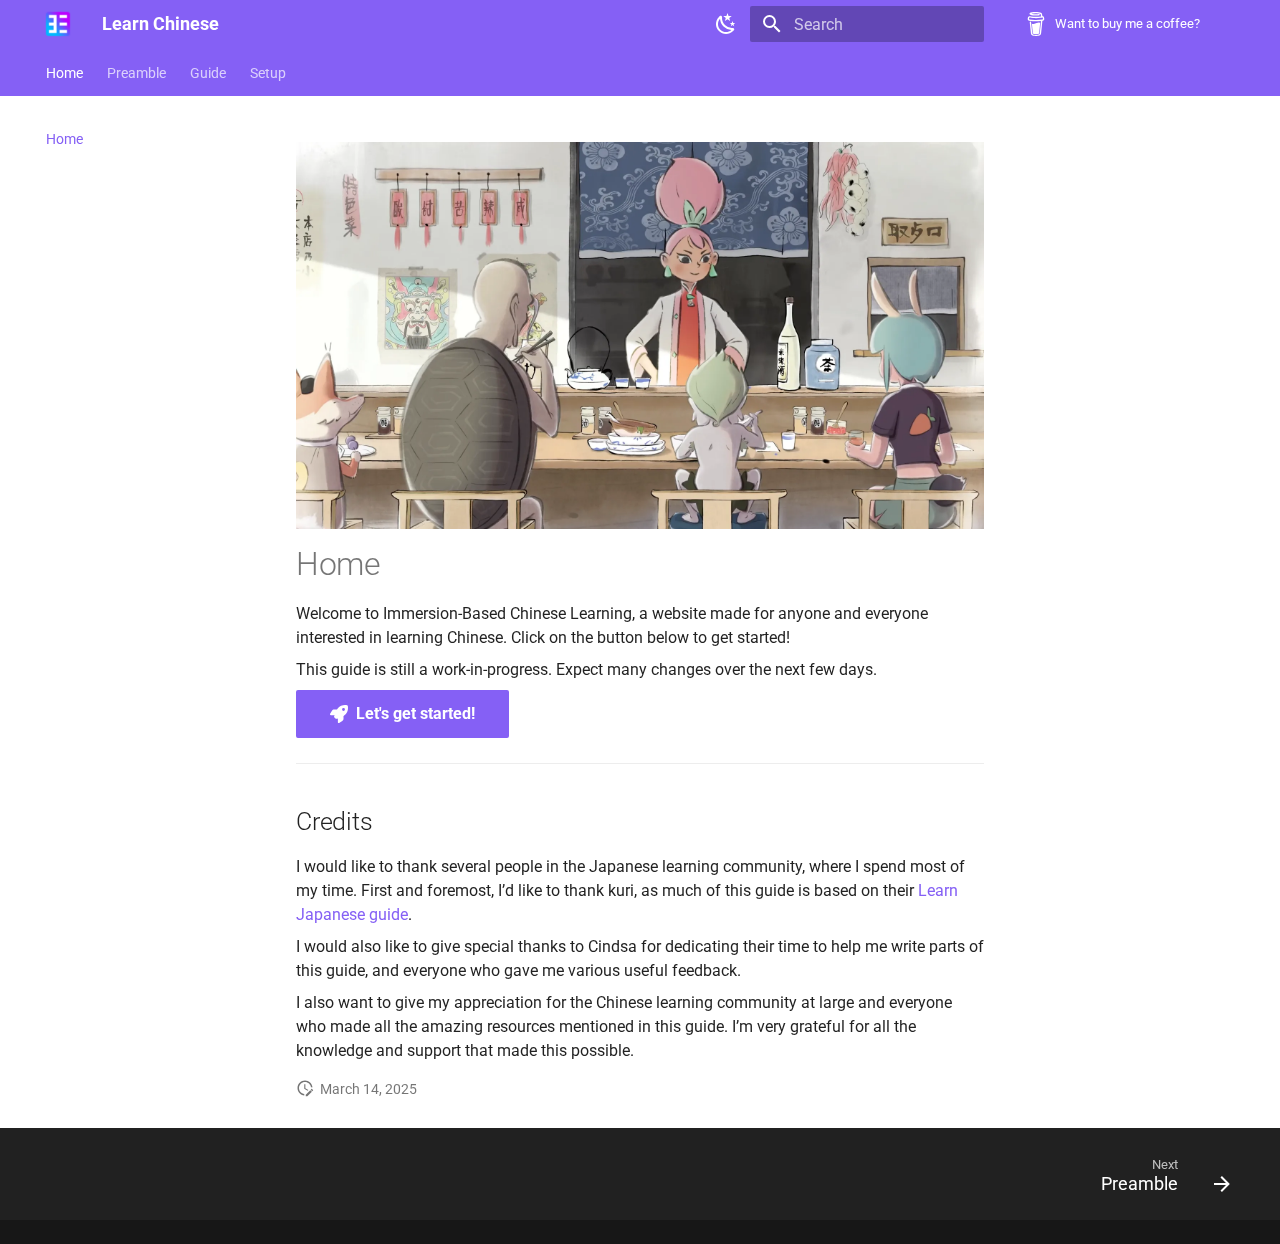
<file: index.html>
<!doctype html>
<html lang="en" class="no-js">
  <head>
    
      <meta charset="utf-8">
      <meta name="viewport" content="width=device-width,initial-scale=1">
      
        <meta name="description" content="Immersion-based Chinese Learning.">
      
      
        <meta name="author" content="Cashew">
      
      
        <link rel="canonical" href="https://casheeew.github.io/learn-chinese/">
      
      
      
        <link rel="next" href="preamble/">
      
      
      <link rel="icon" href="assets/icon/yomitan-icon64.png">
      <meta name="generator" content="mkdocs-1.6.1, mkdocs-material-9.6.8">
    
    
      
        <title>Home - Learn Chinese</title>
      
    
    
      <link rel="stylesheet" href="assets/stylesheets/main.8608ea7d.min.css">
      
        
        <link rel="stylesheet" href="assets/stylesheets/palette.06af60db.min.css">
      
      


    
    
      
    
    
      
        
        
        <link rel="preconnect" href="https://fonts.gstatic.com" crossorigin>
        <link rel="stylesheet" href="https://fonts.googleapis.com/css?family=Roboto:300,300i,400,400i,700,700i%7CRoboto+Mono:400,400i,700,700i&display=fallback">
        <style>:root{--md-text-font:"Roboto";--md-code-font:"Roboto Mono"}</style>
      
    
    
      <link rel="stylesheet" href="stylesheets/extra.css">
    
      <link rel="stylesheet" href="stylesheets/homepage.css">
    
    <script>__md_scope=new URL(".",location),__md_hash=e=>[...e].reduce(((e,_)=>(e<<5)-e+_.charCodeAt(0)),0),__md_get=(e,_=localStorage,t=__md_scope)=>JSON.parse(_.getItem(t.pathname+"."+e)),__md_set=(e,_,t=localStorage,a=__md_scope)=>{try{t.setItem(a.pathname+"."+e,JSON.stringify(_))}catch(e){}}</script>
    
      
  


  
  

<script id="__analytics">function __md_analytics(){function e(){dataLayer.push(arguments)}window.dataLayer=window.dataLayer||[],e("js",new Date),e("config","G-8FHW6JX5B4"),document.addEventListener("DOMContentLoaded",(function(){document.forms.search&&document.forms.search.query.addEventListener("blur",(function(){this.value&&e("event","search",{search_term:this.value})}));document$.subscribe((function(){var t=document.forms.feedback;if(void 0!==t)for(var a of t.querySelectorAll("[type=submit]"))a.addEventListener("click",(function(a){a.preventDefault();var n=document.location.pathname,d=this.getAttribute("data-md-value");e("event","feedback",{page:n,data:d}),t.firstElementChild.disabled=!0;var r=t.querySelector(".md-feedback__note [data-md-value='"+d+"']");r&&(r.hidden=!1)})),t.hidden=!1})),location$.subscribe((function(t){e("config","G-8FHW6JX5B4",{page_path:t.pathname})}))}));var t=document.createElement("script");t.async=!0,t.src="https://www.googletagmanager.com/gtag/js?id=G-8FHW6JX5B4",document.getElementById("__analytics").insertAdjacentElement("afterEnd",t)}</script>
  
    <script>"undefined"!=typeof __md_analytics&&__md_analytics()</script>
  

    
    
      
        <meta  property="og:type"  content="website" >
      
        <meta  property="og:title"  content="Learn Chinese" >
      
        <meta  property="og:description"  content="Immersion-based Chinese Learning." >
      
        <meta  property="og:image"  content="https://casheeew.github.io/learn-chinese/assets/images/social/index.png" >
      
        <meta  property="og:image:type"  content="image/png" >
      
        <meta  property="og:image:width"  content="1200" >
      
        <meta  property="og:image:height"  content="630" >
      
        <meta  property="og:url"  content="https://casheeew.github.io/learn-chinese/" >
      
        <meta  name="twitter:card"  content="summary_large_image" >
      
        <meta  name="twitter:title"  content="Learn Chinese" >
      
        <meta  name="twitter:description"  content="Immersion-based Chinese Learning." >
      
        <meta  name="twitter:image"  content="https://casheeew.github.io/learn-chinese/assets/images/social/index.png" >
      
    
    
   <link href="assets/stylesheets/glightbox.min.css" rel="stylesheet"/><style>
    html.glightbox-open { overflow: initial; height: 100%; }
    .gslide-title { margin-top: 0px; user-select: text; }
    .gslide-desc { color: #666; user-select: text; }
    .gslide-image img { background: white; }
    .gscrollbar-fixer { padding-right: 15px; }
    .gdesc-inner { font-size: 0.75rem; }
    body[data-md-color-scheme="slate"] .gdesc-inner { background: var(--md-default-bg-color);}
    body[data-md-color-scheme="slate"] .gslide-title { color: var(--md-default-fg-color);}
    body[data-md-color-scheme="slate"] .gslide-desc { color: var(--md-default-fg-color);}</style> <script src="assets/javascripts/glightbox.min.js"></script></head>
  
  
    
    
      
    
    
    
    
    <body dir="ltr" data-md-color-scheme="default" data-md-color-primary="custom" data-md-color-accent="indigo">
  
    
    <input class="md-toggle" data-md-toggle="drawer" type="checkbox" id="__drawer" autocomplete="off">
    <input class="md-toggle" data-md-toggle="search" type="checkbox" id="__search" autocomplete="off">
    <label class="md-overlay" for="__drawer"></label>
    <div data-md-component="skip">
      
        
        <a href="#_1" class="md-skip">
          Skip to content
        </a>
      
    </div>
    <div data-md-component="announce">
      
    </div>
    
    
      

<header class="md-header" data-md-component="header">
  <nav class="md-header__inner md-grid" aria-label="Header">
    <a href="https://casheeew.github.io/learn-chinese" title="Learn Chinese" class="md-header__button md-logo" aria-label="Learn Chinese" data-md-component="logo">
      
  <img src="assets/icon/yomitan-icon128.png" alt="logo">

    </a>
    <label class="md-header__button md-icon" for="__drawer">
      
      <svg xmlns="http://www.w3.org/2000/svg" viewBox="0 0 24 24"><path d="M3 6h18v2H3zm0 5h18v2H3zm0 5h18v2H3z"/></svg>
    </label>
    <div class="md-header__title" data-md-component="header-title">
      <div class="md-header__ellipsis">
        <div class="md-header__topic">
          <span class="md-ellipsis">
            Learn Chinese
          </span>
        </div>
        <div class="md-header__topic" data-md-component="header-topic">
          <span class="md-ellipsis">
            
              Home
            
          </span>
        </div>
      </div>
    </div>
    
      
        <form class="md-header__option" data-md-component="palette">
  
    
    
    
    <input class="md-option" data-md-color-media="(prefers-color-scheme: light)" data-md-color-scheme="default" data-md-color-primary="custom" data-md-color-accent="indigo"  aria-label="Switch to dark mode"  type="radio" name="__palette" id="__palette_0">
    
      <label class="md-header__button md-icon" title="Switch to dark mode" for="__palette_1" hidden>
        <svg xmlns="http://www.w3.org/2000/svg" viewBox="0 0 24 24"><path d="m17.75 4.09-2.53 1.94.91 3.06-2.63-1.81-2.63 1.81.91-3.06-2.53-1.94L12.44 4l1.06-3 1.06 3zm3.5 6.91-1.64 1.25.59 1.98-1.7-1.17-1.7 1.17.59-1.98L15.75 11l2.06-.05L18.5 9l.69 1.95zm-2.28 4.95c.83-.08 1.72 1.1 1.19 1.85-.32.45-.66.87-1.08 1.27C15.17 23 8.84 23 4.94 19.07c-3.91-3.9-3.91-10.24 0-14.14.4-.4.82-.76 1.27-1.08.75-.53 1.93.36 1.85 1.19-.27 2.86.69 5.83 2.89 8.02a9.96 9.96 0 0 0 8.02 2.89m-1.64 2.02a12.08 12.08 0 0 1-7.8-3.47c-2.17-2.19-3.33-5-3.49-7.82-2.81 3.14-2.7 7.96.31 10.98 3.02 3.01 7.84 3.12 10.98.31"/></svg>
      </label>
    
  
    
    
    
    <input class="md-option" data-md-color-media="(prefers-color-scheme: dark)" data-md-color-scheme="slate" data-md-color-primary="custom" data-md-color-accent="indigo"  aria-label="Switch to light mode"  type="radio" name="__palette" id="__palette_1">
    
      <label class="md-header__button md-icon" title="Switch to light mode" for="__palette_0" hidden>
        <svg xmlns="http://www.w3.org/2000/svg" viewBox="0 0 24 24"><path d="m3.55 19.09 1.41 1.41 1.8-1.79-1.42-1.42M12 6c-3.31 0-6 2.69-6 6s2.69 6 6 6 6-2.69 6-6c0-3.32-2.69-6-6-6m8 7h3v-2h-3m-2.76 7.71 1.8 1.79 1.41-1.41-1.79-1.8M20.45 5l-1.41-1.4-1.8 1.79 1.42 1.42M13 1h-2v3h2M6.76 5.39 4.96 3.6 3.55 5l1.79 1.81zM1 13h3v-2H1m12 9h-2v3h2"/></svg>
      </label>
    
  
</form>
      
    
    
      <script>var palette=__md_get("__palette");if(palette&&palette.color){if("(prefers-color-scheme)"===palette.color.media){var media=matchMedia("(prefers-color-scheme: light)"),input=document.querySelector(media.matches?"[data-md-color-media='(prefers-color-scheme: light)']":"[data-md-color-media='(prefers-color-scheme: dark)']");palette.color.media=input.getAttribute("data-md-color-media"),palette.color.scheme=input.getAttribute("data-md-color-scheme"),palette.color.primary=input.getAttribute("data-md-color-primary"),palette.color.accent=input.getAttribute("data-md-color-accent")}for(var[key,value]of Object.entries(palette.color))document.body.setAttribute("data-md-color-"+key,value)}</script>
    
    
    
      <label class="md-header__button md-icon" for="__search">
        
        <svg xmlns="http://www.w3.org/2000/svg" viewBox="0 0 24 24"><path d="M9.5 3A6.5 6.5 0 0 1 16 9.5c0 1.61-.59 3.09-1.56 4.23l.27.27h.79l5 5-1.5 1.5-5-5v-.79l-.27-.27A6.52 6.52 0 0 1 9.5 16 6.5 6.5 0 0 1 3 9.5 6.5 6.5 0 0 1 9.5 3m0 2C7 5 5 7 5 9.5S7 14 9.5 14 14 12 14 9.5 12 5 9.5 5"/></svg>
      </label>
      <div class="md-search" data-md-component="search" role="dialog">
  <label class="md-search__overlay" for="__search"></label>
  <div class="md-search__inner" role="search">
    <form class="md-search__form" name="search">
      <input type="text" class="md-search__input" name="query" aria-label="Search" placeholder="Search" autocapitalize="off" autocorrect="off" autocomplete="off" spellcheck="false" data-md-component="search-query" required>
      <label class="md-search__icon md-icon" for="__search">
        
        <svg xmlns="http://www.w3.org/2000/svg" viewBox="0 0 24 24"><path d="M9.5 3A6.5 6.5 0 0 1 16 9.5c0 1.61-.59 3.09-1.56 4.23l.27.27h.79l5 5-1.5 1.5-5-5v-.79l-.27-.27A6.52 6.52 0 0 1 9.5 16 6.5 6.5 0 0 1 3 9.5 6.5 6.5 0 0 1 9.5 3m0 2C7 5 5 7 5 9.5S7 14 9.5 14 14 12 14 9.5 12 5 9.5 5"/></svg>
        
        <svg xmlns="http://www.w3.org/2000/svg" viewBox="0 0 24 24"><path d="M20 11v2H8l5.5 5.5-1.42 1.42L4.16 12l7.92-7.92L13.5 5.5 8 11z"/></svg>
      </label>
      <nav class="md-search__options" aria-label="Search">
        
        <button type="reset" class="md-search__icon md-icon" title="Clear" aria-label="Clear" tabindex="-1">
          
          <svg xmlns="http://www.w3.org/2000/svg" viewBox="0 0 24 24"><path d="M19 6.41 17.59 5 12 10.59 6.41 5 5 6.41 10.59 12 5 17.59 6.41 19 12 13.41 17.59 19 19 17.59 13.41 12z"/></svg>
        </button>
      </nav>
      
        <div class="md-search__suggest" data-md-component="search-suggest"></div>
      
    </form>
    <div class="md-search__output">
      <div class="md-search__scrollwrap" tabindex="0" data-md-scrollfix>
        <div class="md-search-result" data-md-component="search-result">
          <div class="md-search-result__meta">
            Initializing search
          </div>
          <ol class="md-search-result__list" role="presentation"></ol>
        </div>
      </div>
    </div>
  </div>
</div>
    
    
      <div class="md-header__source">
        <a href="https://ko-fi.com/cashewnuttynuts" title="Go to repository" class="md-source" data-md-component="source">
  <div class="md-source__icon md-icon">
    
    <svg xmlns="http://www.w3.org/2000/svg" viewBox="0 0 24 24"><path d="m20.216 6.415-.132-.666c-.119-.598-.388-1.163-1.001-1.379-.197-.069-.42-.098-.57-.241-.152-.143-.196-.366-.231-.572-.065-.378-.125-.756-.192-1.133-.057-.325-.102-.69-.25-.987-.195-.4-.597-.634-.996-.788a6 6 0 0 0-.626-.194c-1-.263-2.05-.36-3.077-.416a26 26 0 0 0-3.7.062c-.915.083-1.88.184-2.75.5-.318.116-.646.256-.888.501-.297.302-.393.77-.177 1.146.154.267.415.456.692.58.36.162.737.284 1.123.366 1.075.238 2.189.331 3.287.37q1.829.074 3.65-.118.449-.05.896-.119c.352-.054.578-.513.474-.834-.124-.383-.457-.531-.834-.473-.466.074-.96.108-1.382.146q-1.767.12-3.536.006a22 22 0 0 1-1.157-.107c-.086-.01-.18-.025-.258-.036q-.364-.055-.724-.13c-.111-.027-.111-.185 0-.212h.005q.416-.09.838-.147h.002c.131-.009.263-.032.394-.048a25 25 0 0 1 3.426-.12q1.011.029 2.017.144l.228.031q.4.06.798.145c.392.085.895.113 1.07.542.055.137.08.288.111.431l.319 1.484a.237.237 0 0 1-.199.284h-.003q-.056.008-.112.015a37 37 0 0 1-4.743.295 37 37 0 0 1-4.699-.304c-.14-.017-.293-.042-.417-.06-.326-.048-.649-.108-.973-.161-.393-.065-.768-.032-1.123.161-.29.16-.527.404-.675.701-.154.316-.199.66-.267 1-.069.34-.176.707-.135 1.056.087.753.613 1.365 1.37 1.502a39.7 39.7 0 0 0 11.343.376.483.483 0 0 1 .535.53l-.071.697-1.018 9.907c-.041.41-.047.832-.125 1.237-.122.637-.553 1.028-1.182 1.171q-.868.197-1.756.205c-.656.004-1.31-.025-1.966-.022-.699.004-1.556-.06-2.095-.58-.475-.458-.54-1.174-.605-1.793l-.731-7.013-.322-3.094c-.037-.351-.286-.695-.678-.678-.336.015-.718.3-.678.679l.228 2.185.949 9.112c.147 1.344 1.174 2.068 2.446 2.272.742.12 1.503.144 2.257.156.966.016 1.942.053 2.892-.122 1.408-.258 2.465-1.198 2.616-2.657q.511-4.997 1.024-9.995l.215-2.087a.48.48 0 0 1 .39-.426c.402-.078.787-.212 1.074-.518.455-.488.546-1.124.385-1.766zm-1.478.772c-.145.137-.363.201-.578.233-2.416.359-4.866.54-7.308.46-1.748-.06-3.477-.254-5.207-.498-.17-.024-.353-.055-.47-.18-.22-.236-.111-.71-.054-.995.052-.26.152-.609.463-.646.484-.057 1.046.148 1.526.22q.865.132 1.737.212c2.48.226 5.002.19 7.472-.14q.675-.09 1.345-.21c.399-.072.84-.206 1.08.206.166.281.188.657.162.974a.54.54 0 0 1-.169.364zm-6.159 3.9c-.862.37-1.84.788-3.109.788a5.9 5.9 0 0 1-1.569-.217l.877 9.004c.065.78.717 1.38 1.5 1.38 0 0 1.243.065 1.658.065.447 0 1.786-.065 1.786-.065.783 0 1.434-.6 1.499-1.38l.94-9.95a4 4 0 0 0-1.322-.238c-.826 0-1.491.284-2.26.613"/></svg>
  </div>
  <div class="md-source__repository">
    Want to buy me a coffee?
  </div>
</a>
      </div>
    
  </nav>
  
</header>
    
    <div class="md-container" data-md-component="container">
      
      
        
          
            
<nav class="md-tabs" aria-label="Tabs" data-md-component="tabs">
  <div class="md-grid">
    <ul class="md-tabs__list">
      
        
  
  
    
  
  
    <li class="md-tabs__item md-tabs__item--active">
      <a href="." class="md-tabs__link">
        
  
    
  
  Home

      </a>
    </li>
  

      
        
  
  
  
    <li class="md-tabs__item">
      <a href="preamble/" class="md-tabs__link">
        
  
    
  
  Preamble

      </a>
    </li>
  

      
        
  
  
  
    <li class="md-tabs__item">
      <a href="guide/" class="md-tabs__link">
        
  
    
  
  Guide

      </a>
    </li>
  

      
        
  
  
  
    <li class="md-tabs__item">
      <a href="setup/" class="md-tabs__link">
        
  
    
  
  Setup

      </a>
    </li>
  

      
    </ul>
  </div>
</nav>
          
        
      
      <main class="md-main" data-md-component="main">
        <div class="md-main__inner md-grid">
          
            
              
              <div class="md-sidebar md-sidebar--primary" data-md-component="sidebar" data-md-type="navigation" >
                <div class="md-sidebar__scrollwrap">
                  <div class="md-sidebar__inner">
                    


  


<nav class="md-nav md-nav--primary md-nav--lifted" aria-label="Navigation" data-md-level="0">
  <label class="md-nav__title" for="__drawer">
    <a href="https://casheeew.github.io/learn-chinese" title="Learn Chinese" class="md-nav__button md-logo" aria-label="Learn Chinese" data-md-component="logo">
      
  <img src="assets/icon/yomitan-icon128.png" alt="logo">

    </a>
    Learn Chinese
  </label>
  
    <div class="md-nav__source">
      <a href="https://ko-fi.com/cashewnuttynuts" title="Go to repository" class="md-source" data-md-component="source">
  <div class="md-source__icon md-icon">
    
    <svg xmlns="http://www.w3.org/2000/svg" viewBox="0 0 24 24"><path d="m20.216 6.415-.132-.666c-.119-.598-.388-1.163-1.001-1.379-.197-.069-.42-.098-.57-.241-.152-.143-.196-.366-.231-.572-.065-.378-.125-.756-.192-1.133-.057-.325-.102-.69-.25-.987-.195-.4-.597-.634-.996-.788a6 6 0 0 0-.626-.194c-1-.263-2.05-.36-3.077-.416a26 26 0 0 0-3.7.062c-.915.083-1.88.184-2.75.5-.318.116-.646.256-.888.501-.297.302-.393.77-.177 1.146.154.267.415.456.692.58.36.162.737.284 1.123.366 1.075.238 2.189.331 3.287.37q1.829.074 3.65-.118.449-.05.896-.119c.352-.054.578-.513.474-.834-.124-.383-.457-.531-.834-.473-.466.074-.96.108-1.382.146q-1.767.12-3.536.006a22 22 0 0 1-1.157-.107c-.086-.01-.18-.025-.258-.036q-.364-.055-.724-.13c-.111-.027-.111-.185 0-.212h.005q.416-.09.838-.147h.002c.131-.009.263-.032.394-.048a25 25 0 0 1 3.426-.12q1.011.029 2.017.144l.228.031q.4.06.798.145c.392.085.895.113 1.07.542.055.137.08.288.111.431l.319 1.484a.237.237 0 0 1-.199.284h-.003q-.056.008-.112.015a37 37 0 0 1-4.743.295 37 37 0 0 1-4.699-.304c-.14-.017-.293-.042-.417-.06-.326-.048-.649-.108-.973-.161-.393-.065-.768-.032-1.123.161-.29.16-.527.404-.675.701-.154.316-.199.66-.267 1-.069.34-.176.707-.135 1.056.087.753.613 1.365 1.37 1.502a39.7 39.7 0 0 0 11.343.376.483.483 0 0 1 .535.53l-.071.697-1.018 9.907c-.041.41-.047.832-.125 1.237-.122.637-.553 1.028-1.182 1.171q-.868.197-1.756.205c-.656.004-1.31-.025-1.966-.022-.699.004-1.556-.06-2.095-.58-.475-.458-.54-1.174-.605-1.793l-.731-7.013-.322-3.094c-.037-.351-.286-.695-.678-.678-.336.015-.718.3-.678.679l.228 2.185.949 9.112c.147 1.344 1.174 2.068 2.446 2.272.742.12 1.503.144 2.257.156.966.016 1.942.053 2.892-.122 1.408-.258 2.465-1.198 2.616-2.657q.511-4.997 1.024-9.995l.215-2.087a.48.48 0 0 1 .39-.426c.402-.078.787-.212 1.074-.518.455-.488.546-1.124.385-1.766zm-1.478.772c-.145.137-.363.201-.578.233-2.416.359-4.866.54-7.308.46-1.748-.06-3.477-.254-5.207-.498-.17-.024-.353-.055-.47-.18-.22-.236-.111-.71-.054-.995.052-.26.152-.609.463-.646.484-.057 1.046.148 1.526.22q.865.132 1.737.212c2.48.226 5.002.19 7.472-.14q.675-.09 1.345-.21c.399-.072.84-.206 1.08.206.166.281.188.657.162.974a.54.54 0 0 1-.169.364zm-6.159 3.9c-.862.37-1.84.788-3.109.788a5.9 5.9 0 0 1-1.569-.217l.877 9.004c.065.78.717 1.38 1.5 1.38 0 0 1.243.065 1.658.065.447 0 1.786-.065 1.786-.065.783 0 1.434-.6 1.499-1.38l.94-9.95a4 4 0 0 0-1.322-.238c-.826 0-1.491.284-2.26.613"/></svg>
  </div>
  <div class="md-source__repository">
    Want to buy me a coffee?
  </div>
</a>
    </div>
  
  <ul class="md-nav__list" data-md-scrollfix>
    
      
      
  
  
    
  
  
  
    <li class="md-nav__item md-nav__item--active">
      
      <input class="md-nav__toggle md-toggle" type="checkbox" id="__toc">
      
      
        
      
      
      <a href="." class="md-nav__link md-nav__link--active">
        
  
  <span class="md-ellipsis">
    Home
    
  </span>
  

      </a>
      
    </li>
  

    
      
      
  
  
  
  
    <li class="md-nav__item">
      <a href="preamble/" class="md-nav__link">
        
  
  <span class="md-ellipsis">
    Preamble
    
  </span>
  

      </a>
    </li>
  

    
      
      
  
  
  
  
    <li class="md-nav__item">
      <a href="guide/" class="md-nav__link">
        
  
  <span class="md-ellipsis">
    Guide
    
  </span>
  

      </a>
    </li>
  

    
      
      
  
  
  
  
    <li class="md-nav__item">
      <a href="setup/" class="md-nav__link">
        
  
  <span class="md-ellipsis">
    Setup
    
  </span>
  

      </a>
    </li>
  

    
  </ul>
</nav>
                  </div>
                </div>
              </div>
            
            
              
              <div class="md-sidebar md-sidebar--secondary" data-md-component="sidebar" data-md-type="toc" >
                <div class="md-sidebar__scrollwrap">
                  <div class="md-sidebar__inner">
                    

<nav class="md-nav md-nav--secondary" aria-label="Table of contents">
  
  
  
    
  
  
</nav>
                  </div>
                </div>
              </div>
            
          
          
            <div class="md-content" data-md-component="content">
              <article class="md-content__inner md-typeset">
                
                  



<h1 id="_1"></h1>
<p><img alt="welcome" src="assets/graphics/monsterdiner.webp" /></p>
<h1 id="home">Home</h1>
<p>Welcome to Immersion-Based Chinese Learning, a website made for anyone and everyone interested in learning Chinese. Click on the button below to get started!</p>
<p>This guide is still a work-in-progress. Expect many changes over the next few days.</p>
<p><a class="md-button md-button--primary" href="preamble/"><span class="twemoji middle"><svg xmlns="http://www.w3.org/2000/svg" viewBox="0 0 512 512"><!--! Font Awesome Free 6.7.2 by @fontawesome - https://fontawesome.com License - https://fontawesome.com/license/free (Icons: CC BY 4.0, Fonts: SIL OFL 1.1, Code: MIT License) Copyright 2024 Fonticons, Inc.--><path d="M156.6 384.9 125.7 354c-8.5-8.5-11.5-20.8-7.7-32.2 3-8.9 7-20.5 11.8-33.8H24c-8.6 0-16.6-4.6-20.9-12.1s-4.2-16.7.2-24.1l52.5-88.5c13-21.9 36.5-35.3 61.9-35.3H200c2.4-4 4.8-7.7 7.2-11.3C289.1-4.1 411.1-8.1 483.9 5.3c11.6 2.1 20.6 11.2 22.8 22.8 13.4 72.9 9.3 194.8-111.4 276.7-3.5 2.4-7.3 4.8-11.3 7.2v82.3c0 25.4-13.4 49-35.3 61.9l-88.5 52.5c-7.4 4.4-16.6 4.5-24.1.2S224 496.7 224 488V380.8c-14.1 4.9-26.4 8.9-35.7 11.9-11.2 3.6-23.4.5-31.8-7.8zM384 168a40 40 0 1 0 0-80 40 40 0 1 0 0 80"/></svg></span>&nbsp; Let's get started! </a>  </p>
<hr />
<h2 id="credits">Credits</h2>
<p>I would like to thank several people in the Japanese learning community, where I spend most of my time. First and foremost, I’d like to thank kuri, as much of this guide is based on their <a href="https://donkuri.github.io/learn-japanese/">Learn Japanese guide</a>.</p>
<p>I would also like to give special thanks to Cindsa for dedicating their time to help me write parts of this guide, and everyone who gave me various useful feedback.</p>
<p>I also want to give my appreciation for the Chinese learning community at large and everyone who made all the amazing resources mentioned in this guide. I’m very grateful for all the knowledge and support that made this possible.</p>







  
    
  
  


  <aside class="md-source-file">
    
      
  <span class="md-source-file__fact">
    <span class="md-icon" title="Last update">
      <svg xmlns="http://www.w3.org/2000/svg" viewBox="0 0 24 24"><path d="M21 13.1c-.1 0-.3.1-.4.2l-1 1 2.1 2.1 1-1c.2-.2.2-.6 0-.8l-1.3-1.3c-.1-.1-.2-.2-.4-.2m-1.9 1.8-6.1 6V23h2.1l6.1-6.1zM12.5 7v5.2l4 2.4-1 1L11 13V7zM11 21.9c-5.1-.5-9-4.8-9-9.9C2 6.5 6.5 2 12 2c5.3 0 9.6 4.1 10 9.3-.3-.1-.6-.2-1-.2s-.7.1-1 .2C19.6 7.2 16.2 4 12 4c-4.4 0-8 3.6-8 8 0 4.1 3.1 7.5 7.1 7.9l-.1.2z"/></svg>
    </span>
    <span class="git-revision-date-localized-plugin git-revision-date-localized-plugin-date" title="March 14, 2025 10:23:05">March 14, 2025</span>
  </span>

    
    
    
    
  </aside>


  




                
              </article>
            </div>
          
          
  <script>var tabs=__md_get("__tabs");if(Array.isArray(tabs))e:for(var set of document.querySelectorAll(".tabbed-set")){var labels=set.querySelector(".tabbed-labels");for(var tab of tabs)for(var label of labels.getElementsByTagName("label"))if(label.innerText.trim()===tab){var input=document.getElementById(label.htmlFor);input.checked=!0;continue e}}</script>

<script>var target=document.getElementById(location.hash.slice(1));target&&target.name&&(target.checked=target.name.startsWith("__tabbed_"))</script>
        </div>
        
          <button type="button" class="md-top md-icon" data-md-component="top" hidden>
  
  <svg xmlns="http://www.w3.org/2000/svg" viewBox="0 0 24 24"><path d="M13 20h-2V8l-5.5 5.5-1.42-1.42L12 4.16l7.92 7.92-1.42 1.42L13 8z"/></svg>
  Back to top
</button>
        
      </main>
      
        <footer class="md-footer">
  
    
      
      <nav class="md-footer__inner md-grid" aria-label="Footer" >
        
        
          
          <a href="preamble/" class="md-footer__link md-footer__link--next" aria-label="Next: Preamble">
            <div class="md-footer__title">
              <span class="md-footer__direction">
                Next
              </span>
              <div class="md-ellipsis">
                Preamble
              </div>
            </div>
            <div class="md-footer__button md-icon">
              
              <svg xmlns="http://www.w3.org/2000/svg" viewBox="0 0 24 24"><path d="M4 11v2h12l-5.5 5.5 1.42 1.42L19.84 12l-7.92-7.92L10.5 5.5 16 11z"/></svg>
            </div>
          </a>
        
      </nav>
    
  
  <div class="md-footer-meta md-typeset">
    <div class="md-footer-meta__inner md-grid">
      <div class="md-copyright">
  
  
</div>
      
    </div>
  </div>
</footer>
      
    </div>
    <div class="md-dialog" data-md-component="dialog">
      <div class="md-dialog__inner md-typeset"></div>
    </div>
    
    
    <script id="__config" type="application/json">{"base": ".", "features": ["navigation.tabs", "navigation.sections", "navigation.top", "navigation.footer", "toc.follow", "search.suggest", "search.highlight", "content.code.annotate", "content.code.copy", "content.tabs.link", "announce.dismiss"], "search": "assets/javascripts/workers/search.f8cc74c7.min.js", "translations": {"clipboard.copied": "Copied to clipboard", "clipboard.copy": "Copy to clipboard", "search.result.more.one": "1 more on this page", "search.result.more.other": "# more on this page", "search.result.none": "No matching documents", "search.result.one": "1 matching document", "search.result.other": "# matching documents", "search.result.placeholder": "Type to start searching", "search.result.term.missing": "Missing", "select.version": "Select version"}}</script>
    
    
      <script src="assets/javascripts/bundle.c8b220af.min.js"></script>
      
    
  <script id="init-glightbox">const lightbox = GLightbox({"touchNavigation": true, "loop": false, "zoomable": true, "draggable": true, "openEffect": "none", "closeEffect": "none", "slideEffect": "slide"});
document$.subscribe(() => { lightbox.reload() });
</script></body>
</html>
</file>
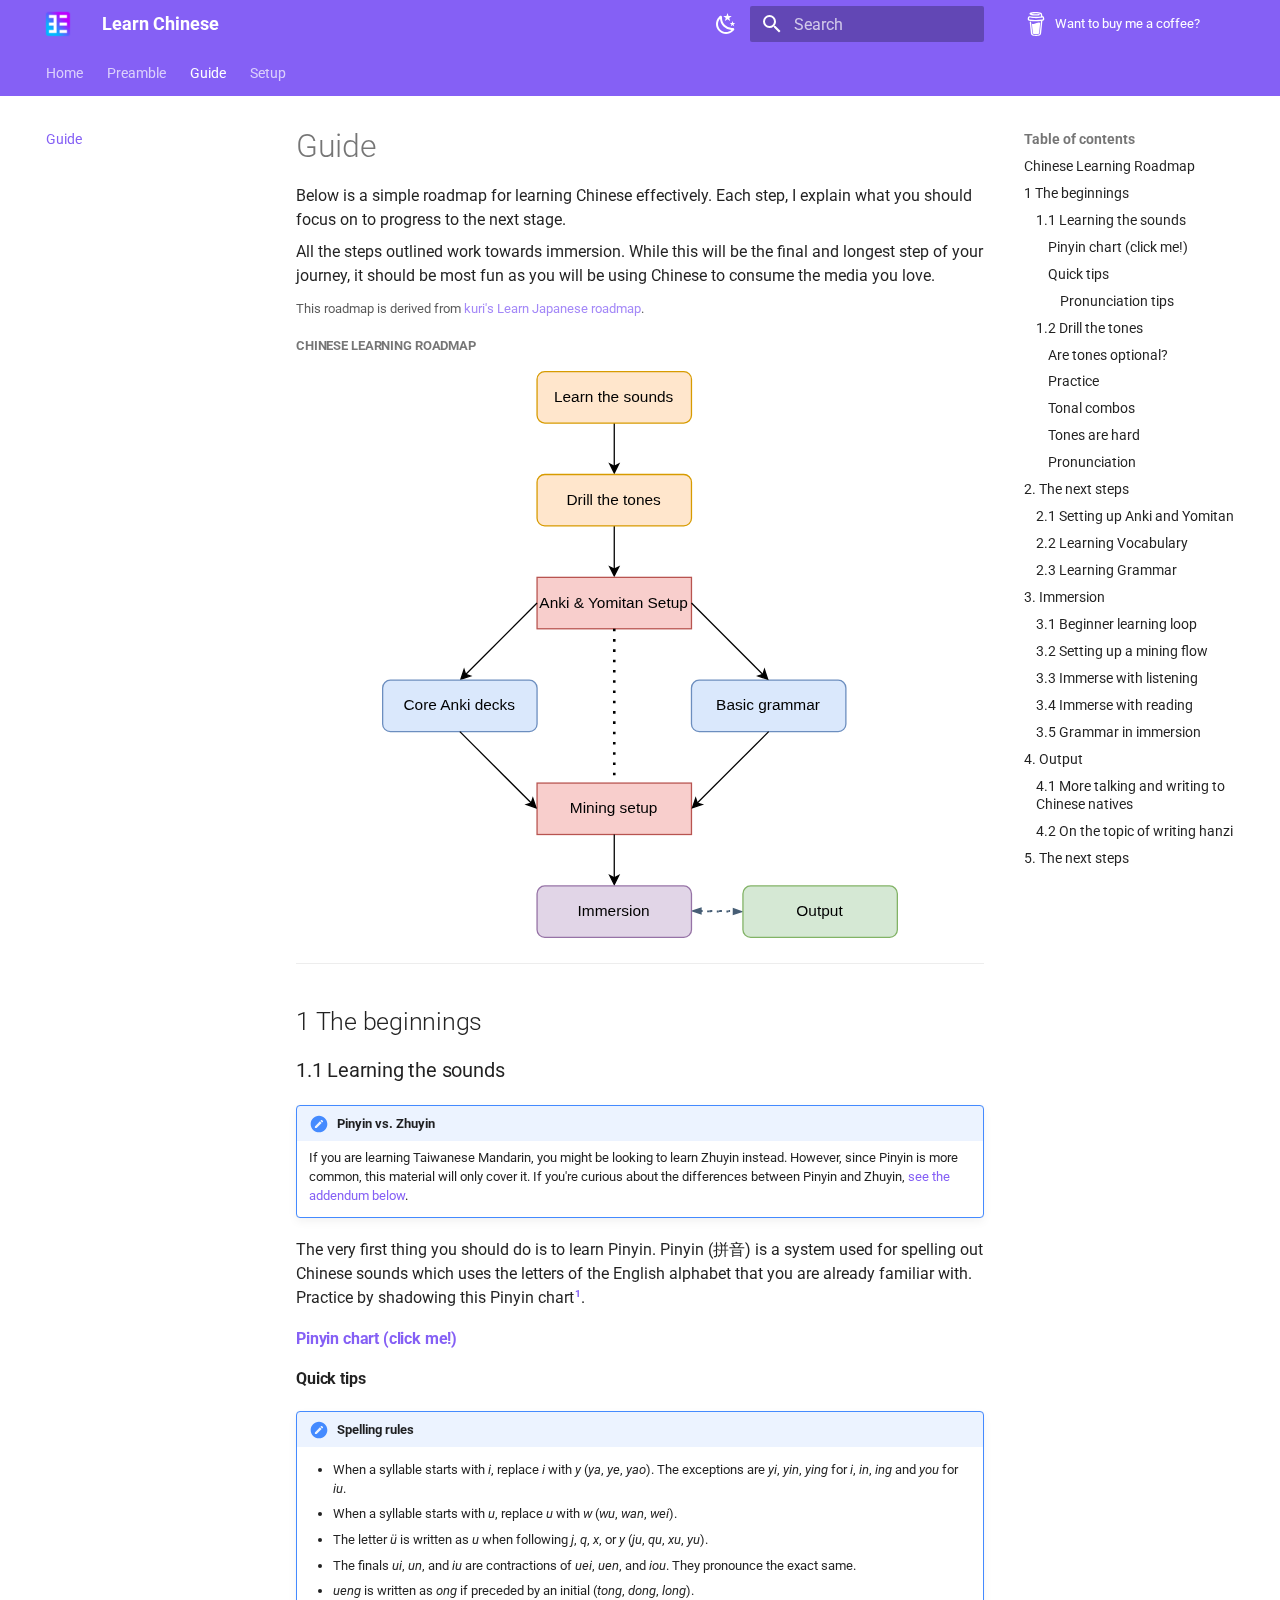
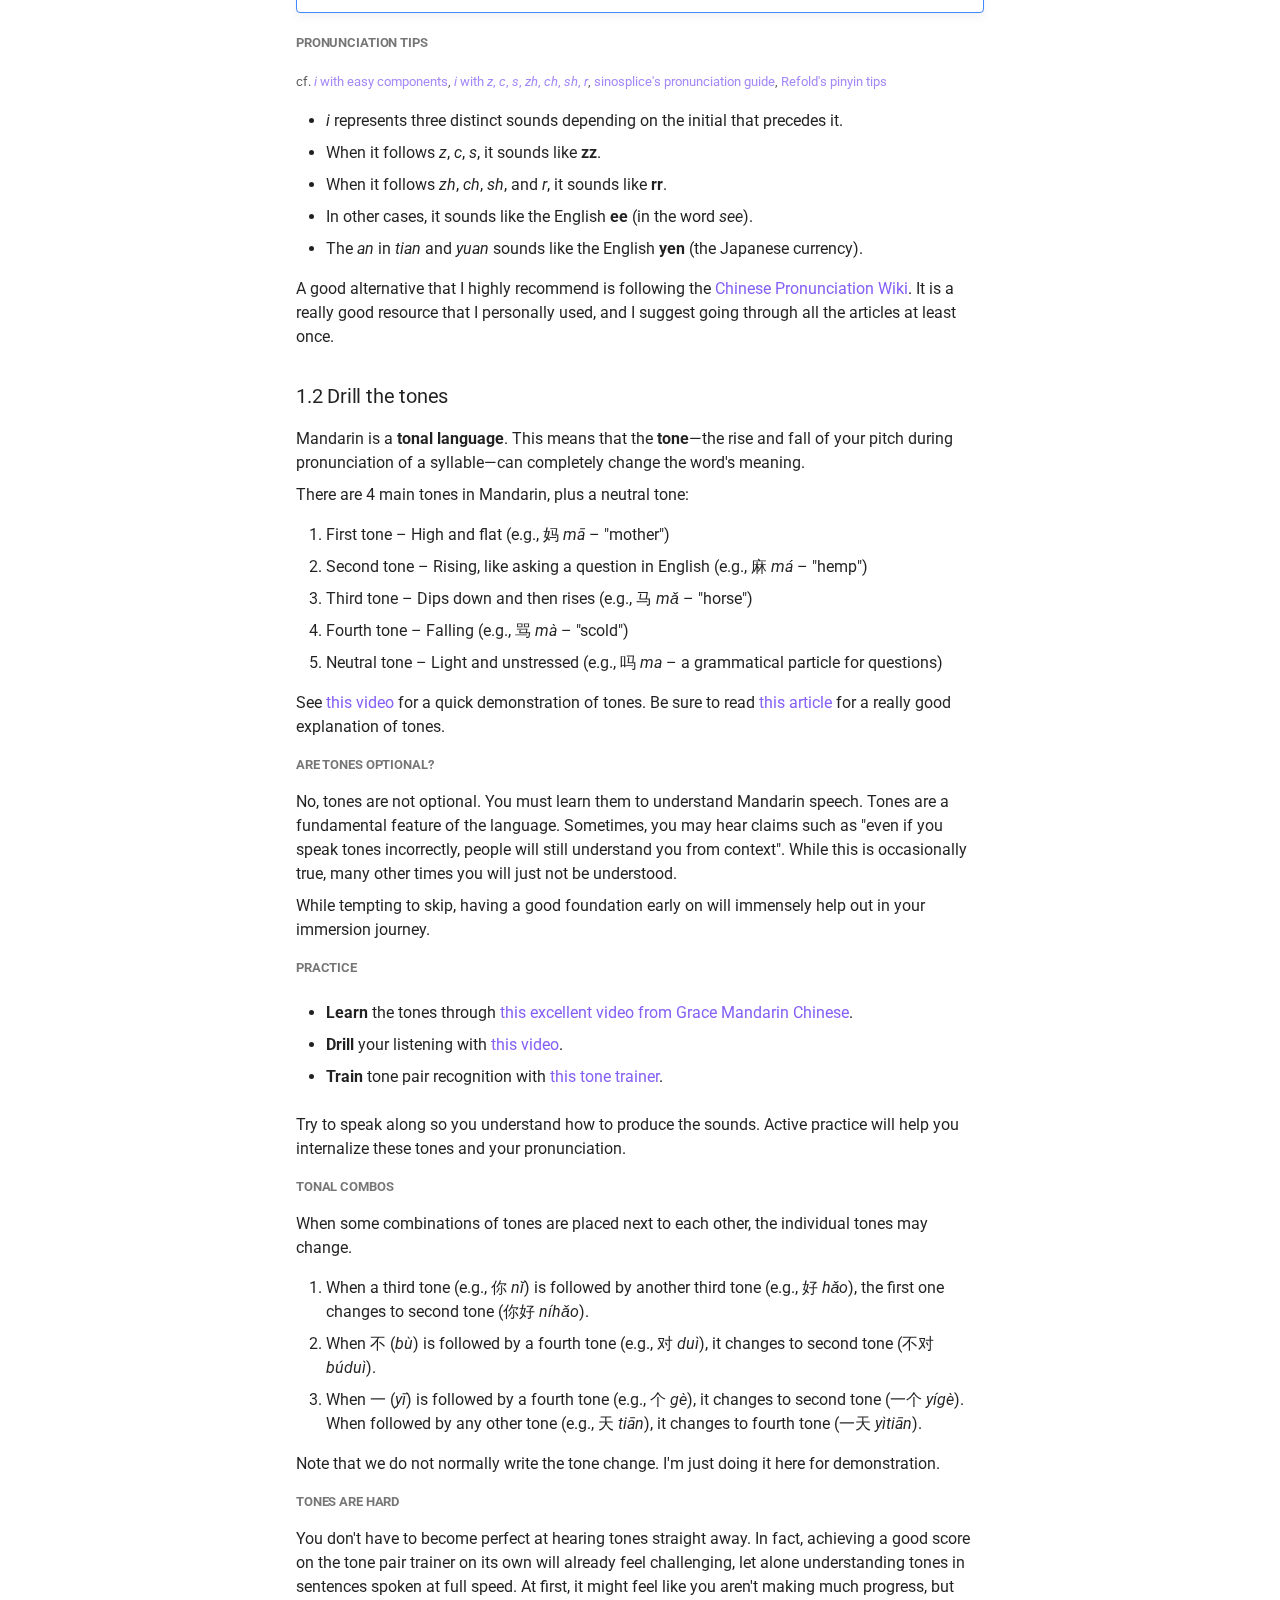
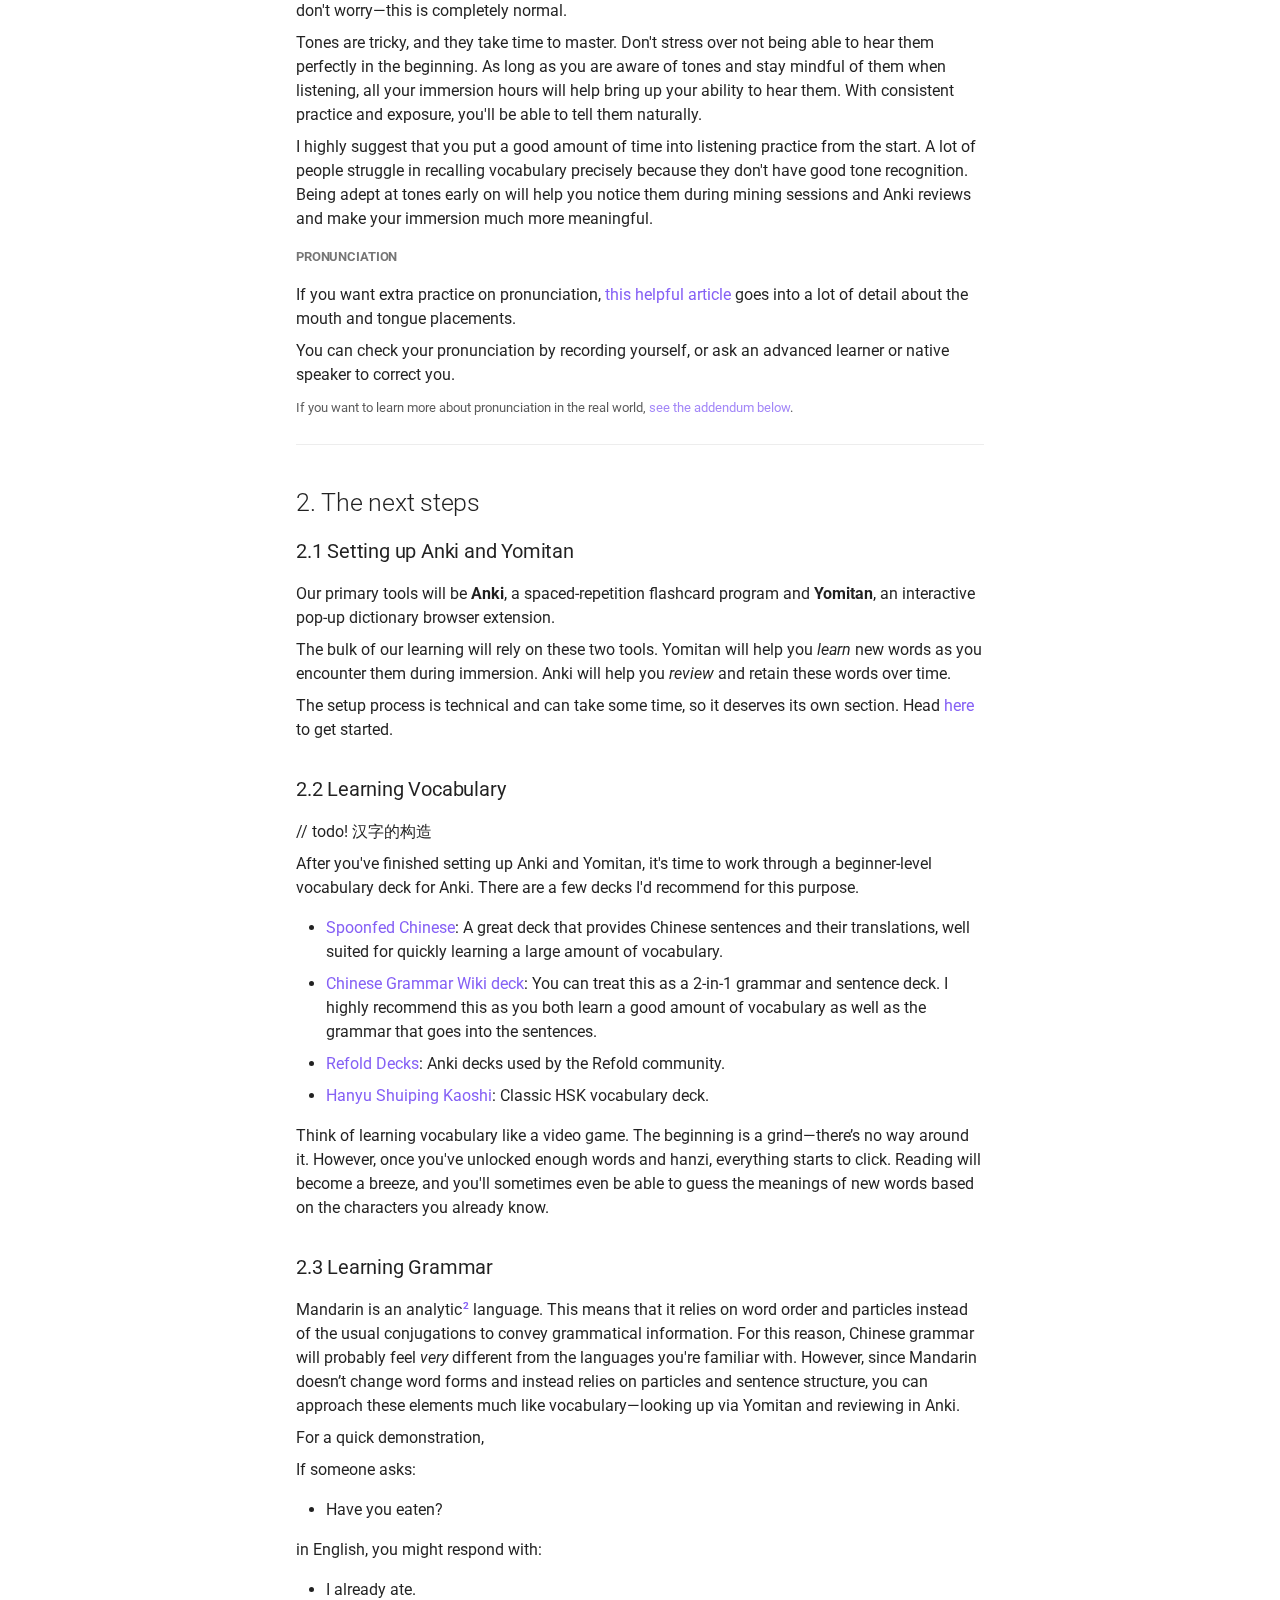
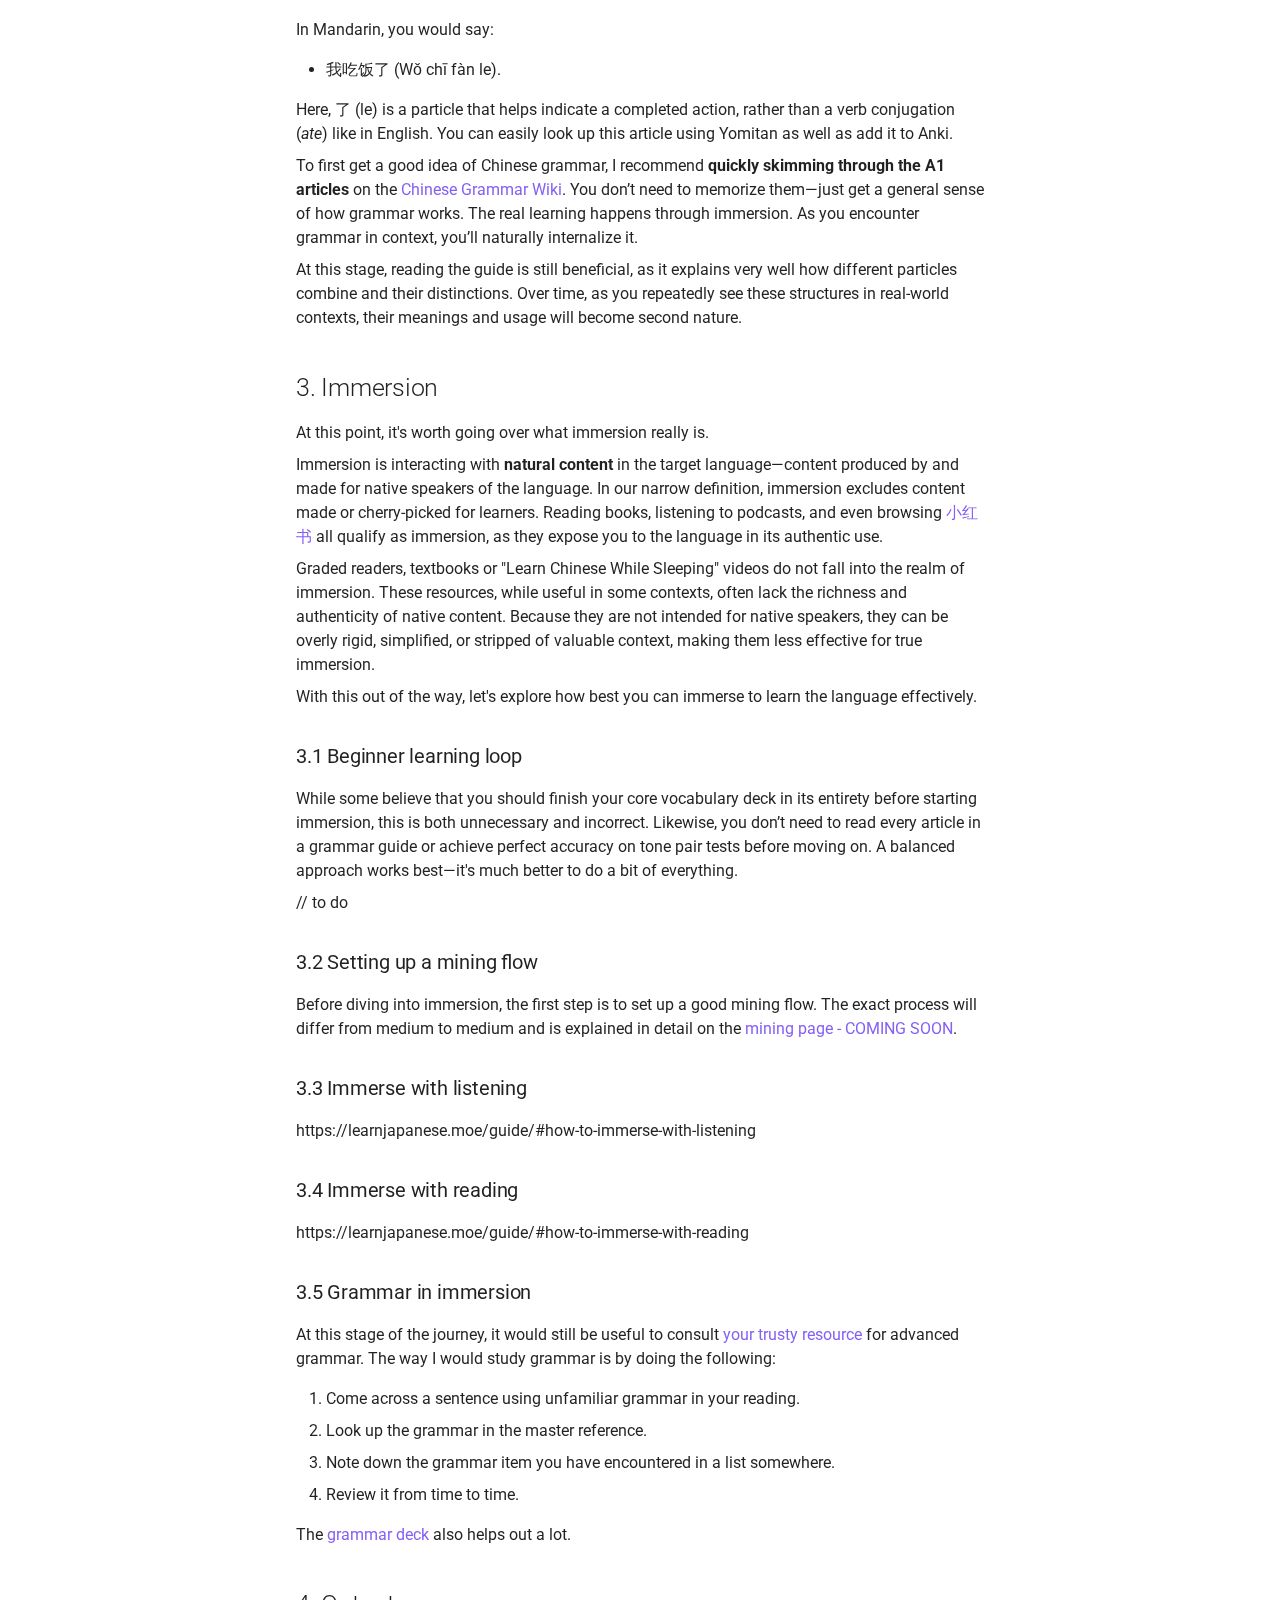
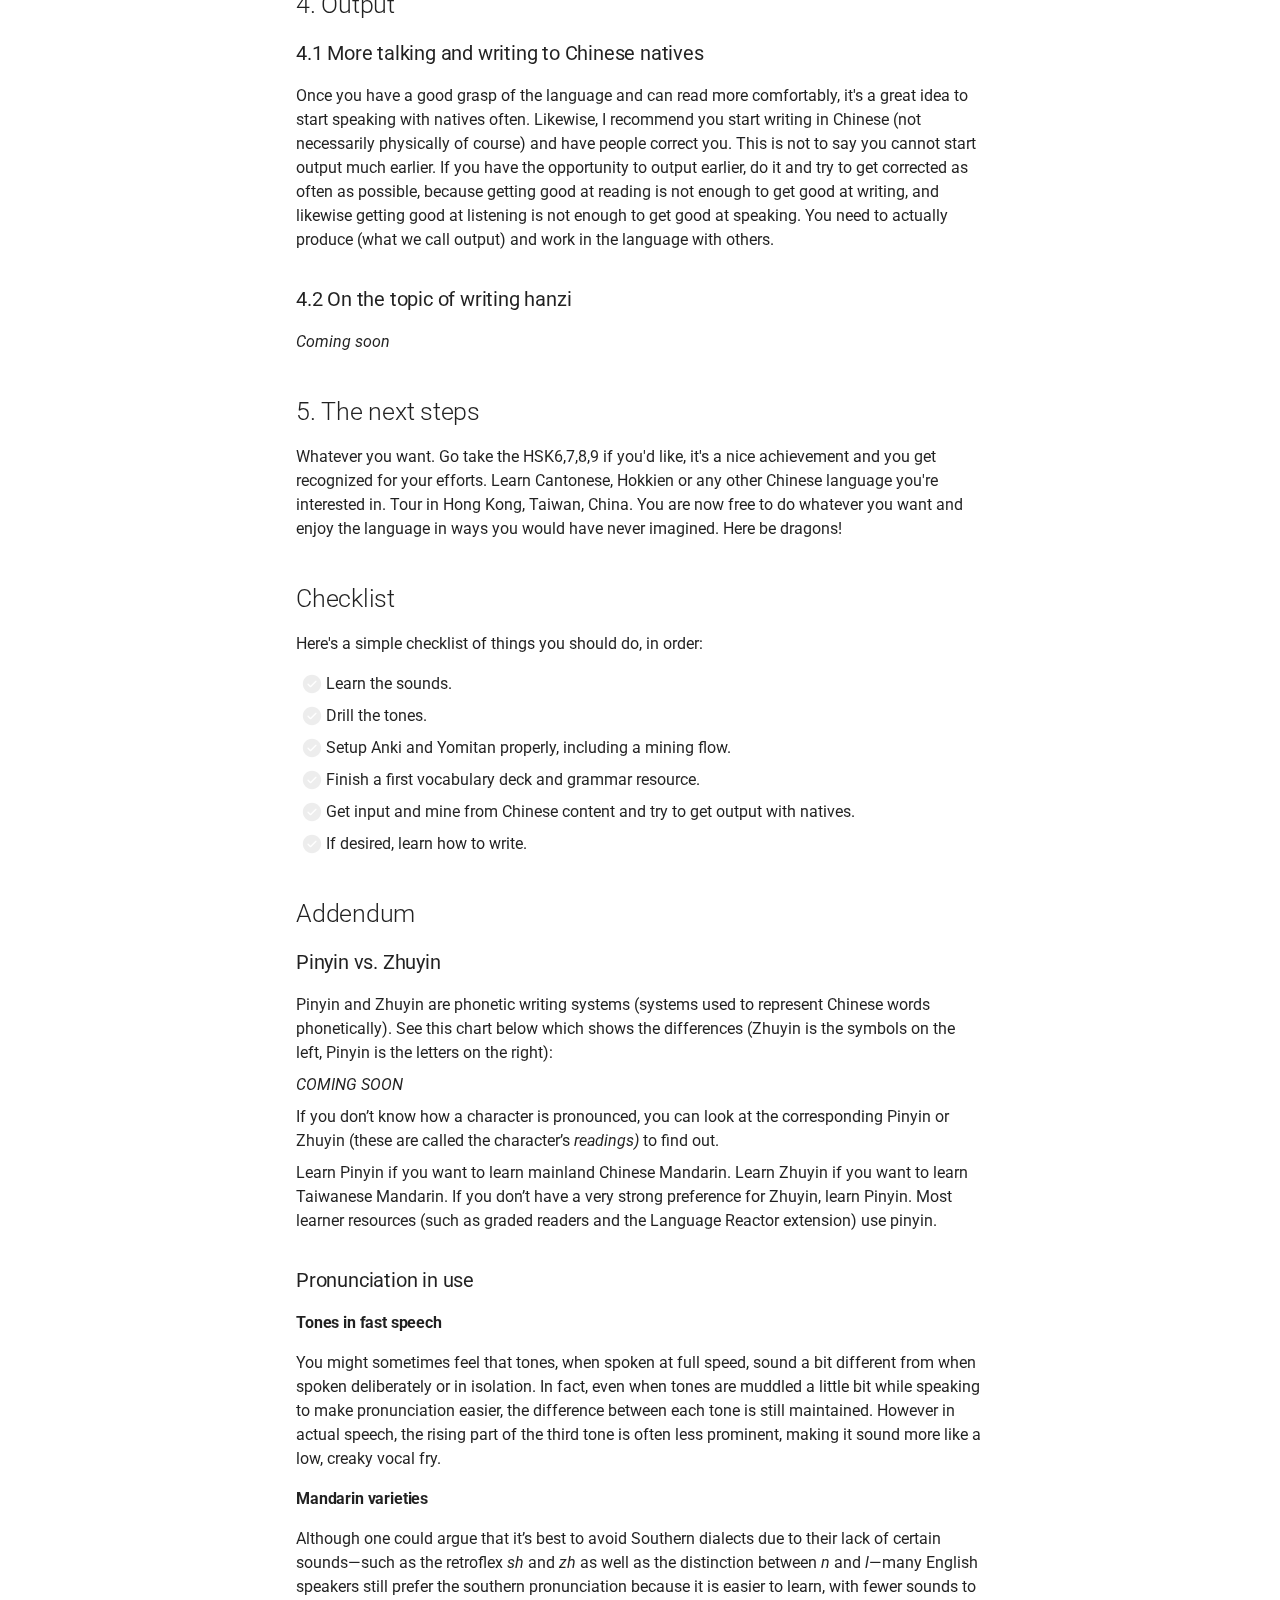
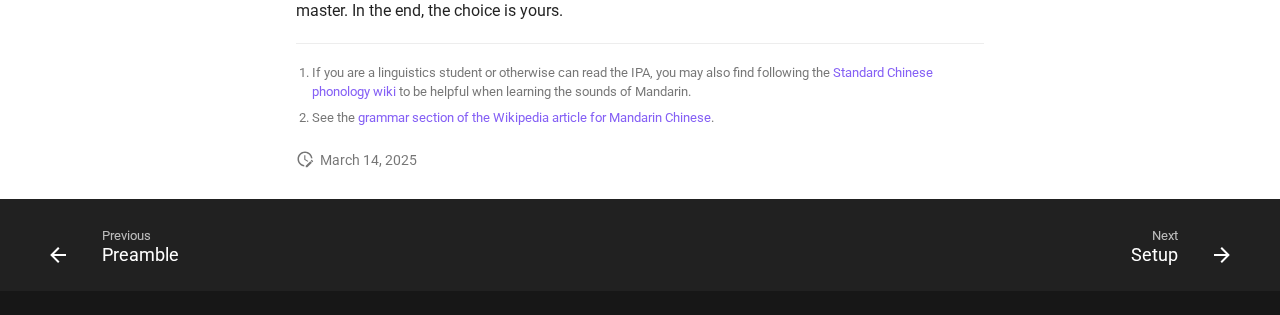
<file: guide/index.html>
<!doctype html>
<html lang="en" class="no-js">
  <head>
    
      <meta charset="utf-8">
      <meta name="viewport" content="width=device-width,initial-scale=1">
      
        <meta name="description" content="Immersion-based Chinese Learning.">
      
      
        <meta name="author" content="Cashew">
      
      
        <link rel="canonical" href="https://casheeew.github.io/learn-chinese/guide/">
      
      
        <link rel="prev" href="../preamble/">
      
      
        <link rel="next" href="../setup/">
      
      
      <link rel="icon" href="../assets/icon/yomitan-icon64.png">
      <meta name="generator" content="mkdocs-1.6.1, mkdocs-material-9.6.8">
    
    
      
        <title>Guide - Learn Chinese</title>
      
    
    
      <link rel="stylesheet" href="../assets/stylesheets/main.8608ea7d.min.css">
      
        
        <link rel="stylesheet" href="../assets/stylesheets/palette.06af60db.min.css">
      
      


    
    
      
    
    
      
        
        
        <link rel="preconnect" href="https://fonts.gstatic.com" crossorigin>
        <link rel="stylesheet" href="https://fonts.googleapis.com/css?family=Roboto:300,300i,400,400i,700,700i%7CRoboto+Mono:400,400i,700,700i&display=fallback">
        <style>:root{--md-text-font:"Roboto";--md-code-font:"Roboto Mono"}</style>
      
    
    
      <link rel="stylesheet" href="../stylesheets/extra.css">
    
      <link rel="stylesheet" href="../stylesheets/homepage.css">
    
    <script>__md_scope=new URL("..",location),__md_hash=e=>[...e].reduce(((e,_)=>(e<<5)-e+_.charCodeAt(0)),0),__md_get=(e,_=localStorage,t=__md_scope)=>JSON.parse(_.getItem(t.pathname+"."+e)),__md_set=(e,_,t=localStorage,a=__md_scope)=>{try{t.setItem(a.pathname+"."+e,JSON.stringify(_))}catch(e){}}</script>
    
      
  


  
  

<script id="__analytics">function __md_analytics(){function e(){dataLayer.push(arguments)}window.dataLayer=window.dataLayer||[],e("js",new Date),e("config","G-8FHW6JX5B4"),document.addEventListener("DOMContentLoaded",(function(){document.forms.search&&document.forms.search.query.addEventListener("blur",(function(){this.value&&e("event","search",{search_term:this.value})}));document$.subscribe((function(){var t=document.forms.feedback;if(void 0!==t)for(var a of t.querySelectorAll("[type=submit]"))a.addEventListener("click",(function(a){a.preventDefault();var n=document.location.pathname,d=this.getAttribute("data-md-value");e("event","feedback",{page:n,data:d}),t.firstElementChild.disabled=!0;var r=t.querySelector(".md-feedback__note [data-md-value='"+d+"']");r&&(r.hidden=!1)})),t.hidden=!1})),location$.subscribe((function(t){e("config","G-8FHW6JX5B4",{page_path:t.pathname})}))}));var t=document.createElement("script");t.async=!0,t.src="https://www.googletagmanager.com/gtag/js?id=G-8FHW6JX5B4",document.getElementById("__analytics").insertAdjacentElement("afterEnd",t)}</script>
  
    <script>"undefined"!=typeof __md_analytics&&__md_analytics()</script>
  

    
    
      
        <meta  property="og:type"  content="website" >
      
        <meta  property="og:title"  content="Guide - Learn Chinese" >
      
        <meta  property="og:description"  content="Immersion-based Chinese Learning." >
      
        <meta  property="og:image"  content="https://casheeew.github.io/learn-chinese/assets/images/social/guide.png" >
      
        <meta  property="og:image:type"  content="image/png" >
      
        <meta  property="og:image:width"  content="1200" >
      
        <meta  property="og:image:height"  content="630" >
      
        <meta  property="og:url"  content="https://casheeew.github.io/learn-chinese/guide/" >
      
        <meta  name="twitter:card"  content="summary_large_image" >
      
        <meta  name="twitter:title"  content="Guide - Learn Chinese" >
      
        <meta  name="twitter:description"  content="Immersion-based Chinese Learning." >
      
        <meta  name="twitter:image"  content="https://casheeew.github.io/learn-chinese/assets/images/social/guide.png" >
      
    
    
   <link href="../assets/stylesheets/glightbox.min.css" rel="stylesheet"/><style>
    html.glightbox-open { overflow: initial; height: 100%; }
    .gslide-title { margin-top: 0px; user-select: text; }
    .gslide-desc { color: #666; user-select: text; }
    .gslide-image img { background: white; }
    .gscrollbar-fixer { padding-right: 15px; }
    .gdesc-inner { font-size: 0.75rem; }
    body[data-md-color-scheme="slate"] .gdesc-inner { background: var(--md-default-bg-color);}
    body[data-md-color-scheme="slate"] .gslide-title { color: var(--md-default-fg-color);}
    body[data-md-color-scheme="slate"] .gslide-desc { color: var(--md-default-fg-color);}</style> <script src="../assets/javascripts/glightbox.min.js"></script></head>
  
  
    
    
      
    
    
    
    
    <body dir="ltr" data-md-color-scheme="default" data-md-color-primary="custom" data-md-color-accent="indigo">
  
    
    <input class="md-toggle" data-md-toggle="drawer" type="checkbox" id="__drawer" autocomplete="off">
    <input class="md-toggle" data-md-toggle="search" type="checkbox" id="__search" autocomplete="off">
    <label class="md-overlay" for="__drawer"></label>
    <div data-md-component="skip">
      
        
        <a href="#guide" class="md-skip">
          Skip to content
        </a>
      
    </div>
    <div data-md-component="announce">
      
    </div>
    
    
      

<header class="md-header" data-md-component="header">
  <nav class="md-header__inner md-grid" aria-label="Header">
    <a href="https://casheeew.github.io/learn-chinese" title="Learn Chinese" class="md-header__button md-logo" aria-label="Learn Chinese" data-md-component="logo">
      
  <img src="../assets/icon/yomitan-icon128.png" alt="logo">

    </a>
    <label class="md-header__button md-icon" for="__drawer">
      
      <svg xmlns="http://www.w3.org/2000/svg" viewBox="0 0 24 24"><path d="M3 6h18v2H3zm0 5h18v2H3zm0 5h18v2H3z"/></svg>
    </label>
    <div class="md-header__title" data-md-component="header-title">
      <div class="md-header__ellipsis">
        <div class="md-header__topic">
          <span class="md-ellipsis">
            Learn Chinese
          </span>
        </div>
        <div class="md-header__topic" data-md-component="header-topic">
          <span class="md-ellipsis">
            
              Guide
            
          </span>
        </div>
      </div>
    </div>
    
      
        <form class="md-header__option" data-md-component="palette">
  
    
    
    
    <input class="md-option" data-md-color-media="(prefers-color-scheme: light)" data-md-color-scheme="default" data-md-color-primary="custom" data-md-color-accent="indigo"  aria-label="Switch to dark mode"  type="radio" name="__palette" id="__palette_0">
    
      <label class="md-header__button md-icon" title="Switch to dark mode" for="__palette_1" hidden>
        <svg xmlns="http://www.w3.org/2000/svg" viewBox="0 0 24 24"><path d="m17.75 4.09-2.53 1.94.91 3.06-2.63-1.81-2.63 1.81.91-3.06-2.53-1.94L12.44 4l1.06-3 1.06 3zm3.5 6.91-1.64 1.25.59 1.98-1.7-1.17-1.7 1.17.59-1.98L15.75 11l2.06-.05L18.5 9l.69 1.95zm-2.28 4.95c.83-.08 1.72 1.1 1.19 1.85-.32.45-.66.87-1.08 1.27C15.17 23 8.84 23 4.94 19.07c-3.91-3.9-3.91-10.24 0-14.14.4-.4.82-.76 1.27-1.08.75-.53 1.93.36 1.85 1.19-.27 2.86.69 5.83 2.89 8.02a9.96 9.96 0 0 0 8.02 2.89m-1.64 2.02a12.08 12.08 0 0 1-7.8-3.47c-2.17-2.19-3.33-5-3.49-7.82-2.81 3.14-2.7 7.96.31 10.98 3.02 3.01 7.84 3.12 10.98.31"/></svg>
      </label>
    
  
    
    
    
    <input class="md-option" data-md-color-media="(prefers-color-scheme: dark)" data-md-color-scheme="slate" data-md-color-primary="custom" data-md-color-accent="indigo"  aria-label="Switch to light mode"  type="radio" name="__palette" id="__palette_1">
    
      <label class="md-header__button md-icon" title="Switch to light mode" for="__palette_0" hidden>
        <svg xmlns="http://www.w3.org/2000/svg" viewBox="0 0 24 24"><path d="m3.55 19.09 1.41 1.41 1.8-1.79-1.42-1.42M12 6c-3.31 0-6 2.69-6 6s2.69 6 6 6 6-2.69 6-6c0-3.32-2.69-6-6-6m8 7h3v-2h-3m-2.76 7.71 1.8 1.79 1.41-1.41-1.79-1.8M20.45 5l-1.41-1.4-1.8 1.79 1.42 1.42M13 1h-2v3h2M6.76 5.39 4.96 3.6 3.55 5l1.79 1.81zM1 13h3v-2H1m12 9h-2v3h2"/></svg>
      </label>
    
  
</form>
      
    
    
      <script>var palette=__md_get("__palette");if(palette&&palette.color){if("(prefers-color-scheme)"===palette.color.media){var media=matchMedia("(prefers-color-scheme: light)"),input=document.querySelector(media.matches?"[data-md-color-media='(prefers-color-scheme: light)']":"[data-md-color-media='(prefers-color-scheme: dark)']");palette.color.media=input.getAttribute("data-md-color-media"),palette.color.scheme=input.getAttribute("data-md-color-scheme"),palette.color.primary=input.getAttribute("data-md-color-primary"),palette.color.accent=input.getAttribute("data-md-color-accent")}for(var[key,value]of Object.entries(palette.color))document.body.setAttribute("data-md-color-"+key,value)}</script>
    
    
    
      <label class="md-header__button md-icon" for="__search">
        
        <svg xmlns="http://www.w3.org/2000/svg" viewBox="0 0 24 24"><path d="M9.5 3A6.5 6.5 0 0 1 16 9.5c0 1.61-.59 3.09-1.56 4.23l.27.27h.79l5 5-1.5 1.5-5-5v-.79l-.27-.27A6.52 6.52 0 0 1 9.5 16 6.5 6.5 0 0 1 3 9.5 6.5 6.5 0 0 1 9.5 3m0 2C7 5 5 7 5 9.5S7 14 9.5 14 14 12 14 9.5 12 5 9.5 5"/></svg>
      </label>
      <div class="md-search" data-md-component="search" role="dialog">
  <label class="md-search__overlay" for="__search"></label>
  <div class="md-search__inner" role="search">
    <form class="md-search__form" name="search">
      <input type="text" class="md-search__input" name="query" aria-label="Search" placeholder="Search" autocapitalize="off" autocorrect="off" autocomplete="off" spellcheck="false" data-md-component="search-query" required>
      <label class="md-search__icon md-icon" for="__search">
        
        <svg xmlns="http://www.w3.org/2000/svg" viewBox="0 0 24 24"><path d="M9.5 3A6.5 6.5 0 0 1 16 9.5c0 1.61-.59 3.09-1.56 4.23l.27.27h.79l5 5-1.5 1.5-5-5v-.79l-.27-.27A6.52 6.52 0 0 1 9.5 16 6.5 6.5 0 0 1 3 9.5 6.5 6.5 0 0 1 9.5 3m0 2C7 5 5 7 5 9.5S7 14 9.5 14 14 12 14 9.5 12 5 9.5 5"/></svg>
        
        <svg xmlns="http://www.w3.org/2000/svg" viewBox="0 0 24 24"><path d="M20 11v2H8l5.5 5.5-1.42 1.42L4.16 12l7.92-7.92L13.5 5.5 8 11z"/></svg>
      </label>
      <nav class="md-search__options" aria-label="Search">
        
        <button type="reset" class="md-search__icon md-icon" title="Clear" aria-label="Clear" tabindex="-1">
          
          <svg xmlns="http://www.w3.org/2000/svg" viewBox="0 0 24 24"><path d="M19 6.41 17.59 5 12 10.59 6.41 5 5 6.41 10.59 12 5 17.59 6.41 19 12 13.41 17.59 19 19 17.59 13.41 12z"/></svg>
        </button>
      </nav>
      
        <div class="md-search__suggest" data-md-component="search-suggest"></div>
      
    </form>
    <div class="md-search__output">
      <div class="md-search__scrollwrap" tabindex="0" data-md-scrollfix>
        <div class="md-search-result" data-md-component="search-result">
          <div class="md-search-result__meta">
            Initializing search
          </div>
          <ol class="md-search-result__list" role="presentation"></ol>
        </div>
      </div>
    </div>
  </div>
</div>
    
    
      <div class="md-header__source">
        <a href="https://ko-fi.com/cashewnuttynuts" title="Go to repository" class="md-source" data-md-component="source">
  <div class="md-source__icon md-icon">
    
    <svg xmlns="http://www.w3.org/2000/svg" viewBox="0 0 24 24"><path d="m20.216 6.415-.132-.666c-.119-.598-.388-1.163-1.001-1.379-.197-.069-.42-.098-.57-.241-.152-.143-.196-.366-.231-.572-.065-.378-.125-.756-.192-1.133-.057-.325-.102-.69-.25-.987-.195-.4-.597-.634-.996-.788a6 6 0 0 0-.626-.194c-1-.263-2.05-.36-3.077-.416a26 26 0 0 0-3.7.062c-.915.083-1.88.184-2.75.5-.318.116-.646.256-.888.501-.297.302-.393.77-.177 1.146.154.267.415.456.692.58.36.162.737.284 1.123.366 1.075.238 2.189.331 3.287.37q1.829.074 3.65-.118.449-.05.896-.119c.352-.054.578-.513.474-.834-.124-.383-.457-.531-.834-.473-.466.074-.96.108-1.382.146q-1.767.12-3.536.006a22 22 0 0 1-1.157-.107c-.086-.01-.18-.025-.258-.036q-.364-.055-.724-.13c-.111-.027-.111-.185 0-.212h.005q.416-.09.838-.147h.002c.131-.009.263-.032.394-.048a25 25 0 0 1 3.426-.12q1.011.029 2.017.144l.228.031q.4.06.798.145c.392.085.895.113 1.07.542.055.137.08.288.111.431l.319 1.484a.237.237 0 0 1-.199.284h-.003q-.056.008-.112.015a37 37 0 0 1-4.743.295 37 37 0 0 1-4.699-.304c-.14-.017-.293-.042-.417-.06-.326-.048-.649-.108-.973-.161-.393-.065-.768-.032-1.123.161-.29.16-.527.404-.675.701-.154.316-.199.66-.267 1-.069.34-.176.707-.135 1.056.087.753.613 1.365 1.37 1.502a39.7 39.7 0 0 0 11.343.376.483.483 0 0 1 .535.53l-.071.697-1.018 9.907c-.041.41-.047.832-.125 1.237-.122.637-.553 1.028-1.182 1.171q-.868.197-1.756.205c-.656.004-1.31-.025-1.966-.022-.699.004-1.556-.06-2.095-.58-.475-.458-.54-1.174-.605-1.793l-.731-7.013-.322-3.094c-.037-.351-.286-.695-.678-.678-.336.015-.718.3-.678.679l.228 2.185.949 9.112c.147 1.344 1.174 2.068 2.446 2.272.742.12 1.503.144 2.257.156.966.016 1.942.053 2.892-.122 1.408-.258 2.465-1.198 2.616-2.657q.511-4.997 1.024-9.995l.215-2.087a.48.48 0 0 1 .39-.426c.402-.078.787-.212 1.074-.518.455-.488.546-1.124.385-1.766zm-1.478.772c-.145.137-.363.201-.578.233-2.416.359-4.866.54-7.308.46-1.748-.06-3.477-.254-5.207-.498-.17-.024-.353-.055-.47-.18-.22-.236-.111-.71-.054-.995.052-.26.152-.609.463-.646.484-.057 1.046.148 1.526.22q.865.132 1.737.212c2.48.226 5.002.19 7.472-.14q.675-.09 1.345-.21c.399-.072.84-.206 1.08.206.166.281.188.657.162.974a.54.54 0 0 1-.169.364zm-6.159 3.9c-.862.37-1.84.788-3.109.788a5.9 5.9 0 0 1-1.569-.217l.877 9.004c.065.78.717 1.38 1.5 1.38 0 0 1.243.065 1.658.065.447 0 1.786-.065 1.786-.065.783 0 1.434-.6 1.499-1.38l.94-9.95a4 4 0 0 0-1.322-.238c-.826 0-1.491.284-2.26.613"/></svg>
  </div>
  <div class="md-source__repository">
    Want to buy me a coffee?
  </div>
</a>
      </div>
    
  </nav>
  
</header>
    
    <div class="md-container" data-md-component="container">
      
      
        
          
            
<nav class="md-tabs" aria-label="Tabs" data-md-component="tabs">
  <div class="md-grid">
    <ul class="md-tabs__list">
      
        
  
  
  
    <li class="md-tabs__item">
      <a href=".." class="md-tabs__link">
        
  
    
  
  Home

      </a>
    </li>
  

      
        
  
  
  
    <li class="md-tabs__item">
      <a href="../preamble/" class="md-tabs__link">
        
  
    
  
  Preamble

      </a>
    </li>
  

      
        
  
  
    
  
  
    <li class="md-tabs__item md-tabs__item--active">
      <a href="./" class="md-tabs__link">
        
  
    
  
  Guide

      </a>
    </li>
  

      
        
  
  
  
    <li class="md-tabs__item">
      <a href="../setup/" class="md-tabs__link">
        
  
    
  
  Setup

      </a>
    </li>
  

      
    </ul>
  </div>
</nav>
          
        
      
      <main class="md-main" data-md-component="main">
        <div class="md-main__inner md-grid">
          
            
              
              <div class="md-sidebar md-sidebar--primary" data-md-component="sidebar" data-md-type="navigation" >
                <div class="md-sidebar__scrollwrap">
                  <div class="md-sidebar__inner">
                    


  


<nav class="md-nav md-nav--primary md-nav--lifted" aria-label="Navigation" data-md-level="0">
  <label class="md-nav__title" for="__drawer">
    <a href="https://casheeew.github.io/learn-chinese" title="Learn Chinese" class="md-nav__button md-logo" aria-label="Learn Chinese" data-md-component="logo">
      
  <img src="../assets/icon/yomitan-icon128.png" alt="logo">

    </a>
    Learn Chinese
  </label>
  
    <div class="md-nav__source">
      <a href="https://ko-fi.com/cashewnuttynuts" title="Go to repository" class="md-source" data-md-component="source">
  <div class="md-source__icon md-icon">
    
    <svg xmlns="http://www.w3.org/2000/svg" viewBox="0 0 24 24"><path d="m20.216 6.415-.132-.666c-.119-.598-.388-1.163-1.001-1.379-.197-.069-.42-.098-.57-.241-.152-.143-.196-.366-.231-.572-.065-.378-.125-.756-.192-1.133-.057-.325-.102-.69-.25-.987-.195-.4-.597-.634-.996-.788a6 6 0 0 0-.626-.194c-1-.263-2.05-.36-3.077-.416a26 26 0 0 0-3.7.062c-.915.083-1.88.184-2.75.5-.318.116-.646.256-.888.501-.297.302-.393.77-.177 1.146.154.267.415.456.692.58.36.162.737.284 1.123.366 1.075.238 2.189.331 3.287.37q1.829.074 3.65-.118.449-.05.896-.119c.352-.054.578-.513.474-.834-.124-.383-.457-.531-.834-.473-.466.074-.96.108-1.382.146q-1.767.12-3.536.006a22 22 0 0 1-1.157-.107c-.086-.01-.18-.025-.258-.036q-.364-.055-.724-.13c-.111-.027-.111-.185 0-.212h.005q.416-.09.838-.147h.002c.131-.009.263-.032.394-.048a25 25 0 0 1 3.426-.12q1.011.029 2.017.144l.228.031q.4.06.798.145c.392.085.895.113 1.07.542.055.137.08.288.111.431l.319 1.484a.237.237 0 0 1-.199.284h-.003q-.056.008-.112.015a37 37 0 0 1-4.743.295 37 37 0 0 1-4.699-.304c-.14-.017-.293-.042-.417-.06-.326-.048-.649-.108-.973-.161-.393-.065-.768-.032-1.123.161-.29.16-.527.404-.675.701-.154.316-.199.66-.267 1-.069.34-.176.707-.135 1.056.087.753.613 1.365 1.37 1.502a39.7 39.7 0 0 0 11.343.376.483.483 0 0 1 .535.53l-.071.697-1.018 9.907c-.041.41-.047.832-.125 1.237-.122.637-.553 1.028-1.182 1.171q-.868.197-1.756.205c-.656.004-1.31-.025-1.966-.022-.699.004-1.556-.06-2.095-.58-.475-.458-.54-1.174-.605-1.793l-.731-7.013-.322-3.094c-.037-.351-.286-.695-.678-.678-.336.015-.718.3-.678.679l.228 2.185.949 9.112c.147 1.344 1.174 2.068 2.446 2.272.742.12 1.503.144 2.257.156.966.016 1.942.053 2.892-.122 1.408-.258 2.465-1.198 2.616-2.657q.511-4.997 1.024-9.995l.215-2.087a.48.48 0 0 1 .39-.426c.402-.078.787-.212 1.074-.518.455-.488.546-1.124.385-1.766zm-1.478.772c-.145.137-.363.201-.578.233-2.416.359-4.866.54-7.308.46-1.748-.06-3.477-.254-5.207-.498-.17-.024-.353-.055-.47-.18-.22-.236-.111-.71-.054-.995.052-.26.152-.609.463-.646.484-.057 1.046.148 1.526.22q.865.132 1.737.212c2.48.226 5.002.19 7.472-.14q.675-.09 1.345-.21c.399-.072.84-.206 1.08.206.166.281.188.657.162.974a.54.54 0 0 1-.169.364zm-6.159 3.9c-.862.37-1.84.788-3.109.788a5.9 5.9 0 0 1-1.569-.217l.877 9.004c.065.78.717 1.38 1.5 1.38 0 0 1.243.065 1.658.065.447 0 1.786-.065 1.786-.065.783 0 1.434-.6 1.499-1.38l.94-9.95a4 4 0 0 0-1.322-.238c-.826 0-1.491.284-2.26.613"/></svg>
  </div>
  <div class="md-source__repository">
    Want to buy me a coffee?
  </div>
</a>
    </div>
  
  <ul class="md-nav__list" data-md-scrollfix>
    
      
      
  
  
  
  
    <li class="md-nav__item">
      <a href=".." class="md-nav__link">
        
  
  <span class="md-ellipsis">
    Home
    
  </span>
  

      </a>
    </li>
  

    
      
      
  
  
  
  
    <li class="md-nav__item">
      <a href="../preamble/" class="md-nav__link">
        
  
  <span class="md-ellipsis">
    Preamble
    
  </span>
  

      </a>
    </li>
  

    
      
      
  
  
    
  
  
  
    <li class="md-nav__item md-nav__item--active">
      
      <input class="md-nav__toggle md-toggle" type="checkbox" id="__toc">
      
      
        
      
      
        <label class="md-nav__link md-nav__link--active" for="__toc">
          
  
  <span class="md-ellipsis">
    Guide
    
  </span>
  

          <span class="md-nav__icon md-icon"></span>
        </label>
      
      <a href="./" class="md-nav__link md-nav__link--active">
        
  
  <span class="md-ellipsis">
    Guide
    
  </span>
  

      </a>
      
        

<nav class="md-nav md-nav--secondary" aria-label="Table of contents">
  
  
  
    
  
  
    <label class="md-nav__title" for="__toc">
      <span class="md-nav__icon md-icon"></span>
      Table of contents
    </label>
    <ul class="md-nav__list" data-md-component="toc" data-md-scrollfix>
      
        <li class="md-nav__item">
  <a href="#chinese-learning-roadmap" class="md-nav__link">
    <span class="md-ellipsis">
      Chinese Learning Roadmap
    </span>
  </a>
  
</li>
      
        <li class="md-nav__item">
  <a href="#1-the-beginnings" class="md-nav__link">
    <span class="md-ellipsis">
      1 The beginnings
    </span>
  </a>
  
    <nav class="md-nav" aria-label="1 The beginnings">
      <ul class="md-nav__list">
        
          <li class="md-nav__item">
  <a href="#11-learning-the-sounds" class="md-nav__link">
    <span class="md-ellipsis">
      1.1 Learning the sounds
    </span>
  </a>
  
    <nav class="md-nav" aria-label="1.1 Learning the sounds">
      <ul class="md-nav__list">
        
          <li class="md-nav__item">
  <a href="#pinyin-chart-click-me" class="md-nav__link">
    <span class="md-ellipsis">
      Pinyin chart (click me!)
    </span>
  </a>
  
</li>
        
          <li class="md-nav__item">
  <a href="#quick-tips" class="md-nav__link">
    <span class="md-ellipsis">
      Quick tips
    </span>
  </a>
  
    <nav class="md-nav" aria-label="Quick tips">
      <ul class="md-nav__list">
        
          <li class="md-nav__item">
  <a href="#pronunciation-tips" class="md-nav__link">
    <span class="md-ellipsis">
      Pronunciation tips
    </span>
  </a>
  
</li>
        
      </ul>
    </nav>
  
</li>
        
      </ul>
    </nav>
  
</li>
        
          <li class="md-nav__item">
  <a href="#12-drill-the-tones" class="md-nav__link">
    <span class="md-ellipsis">
      1.2 Drill the tones
    </span>
  </a>
  
    <nav class="md-nav" aria-label="1.2 Drill the tones">
      <ul class="md-nav__list">
        
          <li class="md-nav__item">
  <a href="#are-tones-optional" class="md-nav__link">
    <span class="md-ellipsis">
      Are tones optional?
    </span>
  </a>
  
</li>
        
          <li class="md-nav__item">
  <a href="#practice" class="md-nav__link">
    <span class="md-ellipsis">
      Practice
    </span>
  </a>
  
</li>
        
          <li class="md-nav__item">
  <a href="#tonal-combos" class="md-nav__link">
    <span class="md-ellipsis">
      Tonal combos
    </span>
  </a>
  
</li>
        
          <li class="md-nav__item">
  <a href="#tones-are-hard" class="md-nav__link">
    <span class="md-ellipsis">
      Tones are hard
    </span>
  </a>
  
</li>
        
          <li class="md-nav__item">
  <a href="#pronunciation" class="md-nav__link">
    <span class="md-ellipsis">
      Pronunciation
    </span>
  </a>
  
</li>
        
      </ul>
    </nav>
  
</li>
        
      </ul>
    </nav>
  
</li>
      
        <li class="md-nav__item">
  <a href="#2-the-next-steps" class="md-nav__link">
    <span class="md-ellipsis">
      2. The next steps
    </span>
  </a>
  
    <nav class="md-nav" aria-label="2. The next steps">
      <ul class="md-nav__list">
        
          <li class="md-nav__item">
  <a href="#21-setting-up-anki-and-yomitan" class="md-nav__link">
    <span class="md-ellipsis">
      2.1 Setting up Anki and Yomitan
    </span>
  </a>
  
</li>
        
          <li class="md-nav__item">
  <a href="#22-learning-vocabulary" class="md-nav__link">
    <span class="md-ellipsis">
      2.2 Learning Vocabulary
    </span>
  </a>
  
</li>
        
          <li class="md-nav__item">
  <a href="#23-learning-grammar" class="md-nav__link">
    <span class="md-ellipsis">
      2.3 Learning Grammar
    </span>
  </a>
  
</li>
        
      </ul>
    </nav>
  
</li>
      
        <li class="md-nav__item">
  <a href="#3-immersion" class="md-nav__link">
    <span class="md-ellipsis">
      3. Immersion
    </span>
  </a>
  
    <nav class="md-nav" aria-label="3. Immersion">
      <ul class="md-nav__list">
        
          <li class="md-nav__item">
  <a href="#31-beginner-learning-loop" class="md-nav__link">
    <span class="md-ellipsis">
      3.1 Beginner learning loop
    </span>
  </a>
  
</li>
        
          <li class="md-nav__item">
  <a href="#32-setting-up-a-mining-flow" class="md-nav__link">
    <span class="md-ellipsis">
      3.2 Setting up a mining flow
    </span>
  </a>
  
</li>
        
          <li class="md-nav__item">
  <a href="#33-immerse-with-listening" class="md-nav__link">
    <span class="md-ellipsis">
      3.3 Immerse with listening
    </span>
  </a>
  
</li>
        
          <li class="md-nav__item">
  <a href="#34-immerse-with-reading" class="md-nav__link">
    <span class="md-ellipsis">
      3.4 Immerse with reading
    </span>
  </a>
  
</li>
        
          <li class="md-nav__item">
  <a href="#35-grammar-in-immersion" class="md-nav__link">
    <span class="md-ellipsis">
      3.5 Grammar in immersion
    </span>
  </a>
  
</li>
        
      </ul>
    </nav>
  
</li>
      
        <li class="md-nav__item">
  <a href="#4-output" class="md-nav__link">
    <span class="md-ellipsis">
      4. Output
    </span>
  </a>
  
    <nav class="md-nav" aria-label="4. Output">
      <ul class="md-nav__list">
        
          <li class="md-nav__item">
  <a href="#41-more-talking-and-writing-to-chinese-natives" class="md-nav__link">
    <span class="md-ellipsis">
      4.1 More talking and writing to Chinese natives
    </span>
  </a>
  
</li>
        
          <li class="md-nav__item">
  <a href="#42-on-the-topic-of-writing-hanzi" class="md-nav__link">
    <span class="md-ellipsis">
      4.2 On the topic of writing hanzi
    </span>
  </a>
  
</li>
        
      </ul>
    </nav>
  
</li>
      
        <li class="md-nav__item">
  <a href="#5-the-next-steps" class="md-nav__link">
    <span class="md-ellipsis">
      5. The next steps
    </span>
  </a>
  
</li>
      
        <li class="md-nav__item">
  <a href="#checklist" class="md-nav__link">
    <span class="md-ellipsis">
      Checklist
    </span>
  </a>
  
</li>
      
        <li class="md-nav__item">
  <a href="#addendum" class="md-nav__link">
    <span class="md-ellipsis">
      Addendum
    </span>
  </a>
  
    <nav class="md-nav" aria-label="Addendum">
      <ul class="md-nav__list">
        
          <li class="md-nav__item">
  <a href="#pinyin-vs-zhuyin" class="md-nav__link">
    <span class="md-ellipsis">
      Pinyin vs. Zhuyin
    </span>
  </a>
  
</li>
        
          <li class="md-nav__item">
  <a href="#pronunciation-in-use" class="md-nav__link">
    <span class="md-ellipsis">
      Pronunciation in use
    </span>
  </a>
  
    <nav class="md-nav" aria-label="Pronunciation in use">
      <ul class="md-nav__list">
        
          <li class="md-nav__item">
  <a href="#tones-in-fast-speech" class="md-nav__link">
    <span class="md-ellipsis">
      Tones in fast speech
    </span>
  </a>
  
</li>
        
          <li class="md-nav__item">
  <a href="#mandarin-varieties" class="md-nav__link">
    <span class="md-ellipsis">
      Mandarin varieties
    </span>
  </a>
  
</li>
        
      </ul>
    </nav>
  
</li>
        
      </ul>
    </nav>
  
</li>
      
    </ul>
  
</nav>
      
    </li>
  

    
      
      
  
  
  
  
    <li class="md-nav__item">
      <a href="../setup/" class="md-nav__link">
        
  
  <span class="md-ellipsis">
    Setup
    
  </span>
  

      </a>
    </li>
  

    
  </ul>
</nav>
                  </div>
                </div>
              </div>
            
            
              
              <div class="md-sidebar md-sidebar--secondary" data-md-component="sidebar" data-md-type="toc" >
                <div class="md-sidebar__scrollwrap">
                  <div class="md-sidebar__inner">
                    

<nav class="md-nav md-nav--secondary" aria-label="Table of contents">
  
  
  
    
  
  
    <label class="md-nav__title" for="__toc">
      <span class="md-nav__icon md-icon"></span>
      Table of contents
    </label>
    <ul class="md-nav__list" data-md-component="toc" data-md-scrollfix>
      
        <li class="md-nav__item">
  <a href="#chinese-learning-roadmap" class="md-nav__link">
    <span class="md-ellipsis">
      Chinese Learning Roadmap
    </span>
  </a>
  
</li>
      
        <li class="md-nav__item">
  <a href="#1-the-beginnings" class="md-nav__link">
    <span class="md-ellipsis">
      1 The beginnings
    </span>
  </a>
  
    <nav class="md-nav" aria-label="1 The beginnings">
      <ul class="md-nav__list">
        
          <li class="md-nav__item">
  <a href="#11-learning-the-sounds" class="md-nav__link">
    <span class="md-ellipsis">
      1.1 Learning the sounds
    </span>
  </a>
  
    <nav class="md-nav" aria-label="1.1 Learning the sounds">
      <ul class="md-nav__list">
        
          <li class="md-nav__item">
  <a href="#pinyin-chart-click-me" class="md-nav__link">
    <span class="md-ellipsis">
      Pinyin chart (click me!)
    </span>
  </a>
  
</li>
        
          <li class="md-nav__item">
  <a href="#quick-tips" class="md-nav__link">
    <span class="md-ellipsis">
      Quick tips
    </span>
  </a>
  
    <nav class="md-nav" aria-label="Quick tips">
      <ul class="md-nav__list">
        
          <li class="md-nav__item">
  <a href="#pronunciation-tips" class="md-nav__link">
    <span class="md-ellipsis">
      Pronunciation tips
    </span>
  </a>
  
</li>
        
      </ul>
    </nav>
  
</li>
        
      </ul>
    </nav>
  
</li>
        
          <li class="md-nav__item">
  <a href="#12-drill-the-tones" class="md-nav__link">
    <span class="md-ellipsis">
      1.2 Drill the tones
    </span>
  </a>
  
    <nav class="md-nav" aria-label="1.2 Drill the tones">
      <ul class="md-nav__list">
        
          <li class="md-nav__item">
  <a href="#are-tones-optional" class="md-nav__link">
    <span class="md-ellipsis">
      Are tones optional?
    </span>
  </a>
  
</li>
        
          <li class="md-nav__item">
  <a href="#practice" class="md-nav__link">
    <span class="md-ellipsis">
      Practice
    </span>
  </a>
  
</li>
        
          <li class="md-nav__item">
  <a href="#tonal-combos" class="md-nav__link">
    <span class="md-ellipsis">
      Tonal combos
    </span>
  </a>
  
</li>
        
          <li class="md-nav__item">
  <a href="#tones-are-hard" class="md-nav__link">
    <span class="md-ellipsis">
      Tones are hard
    </span>
  </a>
  
</li>
        
          <li class="md-nav__item">
  <a href="#pronunciation" class="md-nav__link">
    <span class="md-ellipsis">
      Pronunciation
    </span>
  </a>
  
</li>
        
      </ul>
    </nav>
  
</li>
        
      </ul>
    </nav>
  
</li>
      
        <li class="md-nav__item">
  <a href="#2-the-next-steps" class="md-nav__link">
    <span class="md-ellipsis">
      2. The next steps
    </span>
  </a>
  
    <nav class="md-nav" aria-label="2. The next steps">
      <ul class="md-nav__list">
        
          <li class="md-nav__item">
  <a href="#21-setting-up-anki-and-yomitan" class="md-nav__link">
    <span class="md-ellipsis">
      2.1 Setting up Anki and Yomitan
    </span>
  </a>
  
</li>
        
          <li class="md-nav__item">
  <a href="#22-learning-vocabulary" class="md-nav__link">
    <span class="md-ellipsis">
      2.2 Learning Vocabulary
    </span>
  </a>
  
</li>
        
          <li class="md-nav__item">
  <a href="#23-learning-grammar" class="md-nav__link">
    <span class="md-ellipsis">
      2.3 Learning Grammar
    </span>
  </a>
  
</li>
        
      </ul>
    </nav>
  
</li>
      
        <li class="md-nav__item">
  <a href="#3-immersion" class="md-nav__link">
    <span class="md-ellipsis">
      3. Immersion
    </span>
  </a>
  
    <nav class="md-nav" aria-label="3. Immersion">
      <ul class="md-nav__list">
        
          <li class="md-nav__item">
  <a href="#31-beginner-learning-loop" class="md-nav__link">
    <span class="md-ellipsis">
      3.1 Beginner learning loop
    </span>
  </a>
  
</li>
        
          <li class="md-nav__item">
  <a href="#32-setting-up-a-mining-flow" class="md-nav__link">
    <span class="md-ellipsis">
      3.2 Setting up a mining flow
    </span>
  </a>
  
</li>
        
          <li class="md-nav__item">
  <a href="#33-immerse-with-listening" class="md-nav__link">
    <span class="md-ellipsis">
      3.3 Immerse with listening
    </span>
  </a>
  
</li>
        
          <li class="md-nav__item">
  <a href="#34-immerse-with-reading" class="md-nav__link">
    <span class="md-ellipsis">
      3.4 Immerse with reading
    </span>
  </a>
  
</li>
        
          <li class="md-nav__item">
  <a href="#35-grammar-in-immersion" class="md-nav__link">
    <span class="md-ellipsis">
      3.5 Grammar in immersion
    </span>
  </a>
  
</li>
        
      </ul>
    </nav>
  
</li>
      
        <li class="md-nav__item">
  <a href="#4-output" class="md-nav__link">
    <span class="md-ellipsis">
      4. Output
    </span>
  </a>
  
    <nav class="md-nav" aria-label="4. Output">
      <ul class="md-nav__list">
        
          <li class="md-nav__item">
  <a href="#41-more-talking-and-writing-to-chinese-natives" class="md-nav__link">
    <span class="md-ellipsis">
      4.1 More talking and writing to Chinese natives
    </span>
  </a>
  
</li>
        
          <li class="md-nav__item">
  <a href="#42-on-the-topic-of-writing-hanzi" class="md-nav__link">
    <span class="md-ellipsis">
      4.2 On the topic of writing hanzi
    </span>
  </a>
  
</li>
        
      </ul>
    </nav>
  
</li>
      
        <li class="md-nav__item">
  <a href="#5-the-next-steps" class="md-nav__link">
    <span class="md-ellipsis">
      5. The next steps
    </span>
  </a>
  
</li>
      
        <li class="md-nav__item">
  <a href="#checklist" class="md-nav__link">
    <span class="md-ellipsis">
      Checklist
    </span>
  </a>
  
</li>
      
        <li class="md-nav__item">
  <a href="#addendum" class="md-nav__link">
    <span class="md-ellipsis">
      Addendum
    </span>
  </a>
  
    <nav class="md-nav" aria-label="Addendum">
      <ul class="md-nav__list">
        
          <li class="md-nav__item">
  <a href="#pinyin-vs-zhuyin" class="md-nav__link">
    <span class="md-ellipsis">
      Pinyin vs. Zhuyin
    </span>
  </a>
  
</li>
        
          <li class="md-nav__item">
  <a href="#pronunciation-in-use" class="md-nav__link">
    <span class="md-ellipsis">
      Pronunciation in use
    </span>
  </a>
  
    <nav class="md-nav" aria-label="Pronunciation in use">
      <ul class="md-nav__list">
        
          <li class="md-nav__item">
  <a href="#tones-in-fast-speech" class="md-nav__link">
    <span class="md-ellipsis">
      Tones in fast speech
    </span>
  </a>
  
</li>
        
          <li class="md-nav__item">
  <a href="#mandarin-varieties" class="md-nav__link">
    <span class="md-ellipsis">
      Mandarin varieties
    </span>
  </a>
  
</li>
        
      </ul>
    </nav>
  
</li>
        
      </ul>
    </nav>
  
</li>
      
    </ul>
  
</nav>
                  </div>
                </div>
              </div>
            
          
          
            <div class="md-content" data-md-component="content">
              <article class="md-content__inner md-typeset">
                
                  



<h1 id="guide">Guide</h1>
<p>Below is a simple roadmap for learning Chinese effectively. Each step, I explain what you should focus on to progress to the next stage.</p>
<p>All the steps outlined work towards immersion. While this will be the final and longest step of your journey, it should be most fun as you will be using Chinese to consume the media you love.</p>
<p><small>This roadmap is derived from <a href="https://donkuri.github.io/learn-japanese/guide/#japanese-learning-guide">kuri's Learn Japanese roadmap</a>.</small></p>
<h5 id="chinese-learning-roadmap">Chinese Learning Roadmap</h5>
<p><img alt="" id="roadmap" src="../assets/graphics/roadmap.svg" /></p>
<hr />
<h2 id="1-the-beginnings">1 The beginnings</h2>
<h3 id="11-learning-the-sounds">1.1 Learning the sounds</h3>
<div class="admonition note">
<p class="admonition-title">Pinyin vs. Zhuyin</p>
<p>If you are learning Taiwanese Mandarin, you might be looking to learn Zhuyin instead. However, since Pinyin is more common, this material will only cover it. If you're curious about the differences between Pinyin and Zhuyin, <a href="#pinyin-vs-zhuyin">see the addendum below</a>.</p>
</div>
<p>The very first thing you should do is to learn Pinyin. Pinyin (拼音) is a system used for spelling out Chinese sounds which uses the letters of the English alphabet that you are already familiar with. Practice by shadowing this Pinyin chart<sup id="fnref:1"><a class="footnote-ref" href="#fn:1">1</a></sup>.</p>
<h4 id="pinyin-chart-click-me"><a href="https://yoyochinese.com/chinese-learning-tools/Mandarin-Chinese-pronunciation-lesson/pinyin-chart-table">Pinyin chart (click me!)</a></h4>
<h4 id="quick-tips">Quick tips</h4>
<div class="admonition note">
<p class="admonition-title">Spelling rules</p>
<ul>
<li>When a syllable starts with <em>i</em>, replace <em>i</em> with <em>y</em> (<em>ya</em>, <em>ye</em>, <em>yao</em>). The exceptions are <em>yi</em>, <em>yin</em>, <em>ying</em> for <em>i</em>, <em>in</em>, <em>ing</em> and <em>you</em> for <em>iu</em>.</li>
<li>When a syllable starts with <em>u</em>, replace <em>u</em> with <em>w</em> (<em>wu</em>, <em>wan</em>, <em>wei</em>).</li>
<li>The letter <em>ü</em> is written as <em>u</em> when following <em>j</em>, <em>q</em>, <em>x</em>, or <em>y</em> (<em>ju</em>, <em>qu</em>, <em>xu</em>, <em>yu</em>).</li>
<li>The finals <em>ui</em>, <em>un</em>, and <em>iu</em> are contractions of <em>uei</em>, <em>uen</em>, and <em>iou</em>. They pronounce the exact same.</li>
<li><em>ueng</em> is written as <em>ong</em> if preceded by an initial (<em>tong</em>, <em>dong</em>, <em>long</em>).</li>
</ul>
</div>
<h5 id="pronunciation-tips">Pronunciation tips</h5>
<p><small>cf. <a href="https://www.chinesepod.com/tools/pronunciation/section/8"><em>i</em> with easy components</a>, <a href="https://www.chinesepod.com/tools/pronunciation/section/9"><em>i</em> with <em>z</em>, <em>c</em>, <em>s</em>, <em>zh</em>, <em>ch</em>, <em>sh</em>, <em>r</em></a>, <a href="https://www.sinosplice.com/learn-chinese/pronunciation-of-mandarin-chinese/2">sinosplice's pronunciation guide</a>, <a href="https://zenith-raincoat-5cf.notion.site/Mandarin-Guide-82734307494a429c9ccf0b98e1d8a80c?pvs=25#eee2789bc56241d992ed97858fbc3017">Refold's pinyin tips</a></small></p>
<ul>
<li><em>i</em> represents three distinct sounds depending on the initial that precedes it.</li>
<li>When it follows <em>z</em>, <em>c</em>, <em>s</em>, it sounds like <strong>zz</strong>.</li>
<li>When it follows <em>zh</em>, <em>ch</em>, <em>sh</em>, and <em>r</em>, it sounds like <strong>rr</strong>.</li>
<li>In other cases, it sounds like the English <strong>ee</strong> (in the word <em>see</em>).</li>
<li>The <em>an</em> in <em>tian</em> and <em>yuan</em> sounds like the English <strong>yen</strong> (the Japanese currency).</li>
</ul>
<p>A good alternative that I highly recommend is following the <a href="https://resources.allsetlearning.com/chinese/pronunciation/Main_Page">Chinese Pronunciation Wiki</a>. It is a really good resource that I personally used, and I suggest going through all the articles at least once.</p>
<h3 id="12-drill-the-tones">1.2 Drill the tones</h3>
<p>Mandarin is a <strong>tonal language</strong>. This means that the <strong>tone</strong>—the rise and fall of your pitch during pronunciation of a syllable—can completely change the word's meaning.</p>
<p>There are 4 main tones in Mandarin, plus a neutral tone:</p>
<ol>
<li>First tone – High and flat (e.g., 妈 <em>mā</em> – "mother")</li>
<li>Second tone – Rising, like asking a question in English (e.g., 麻 <em>má</em> – "hemp")</li>
<li>Third tone – Dips down and then rises (e.g., 马 <em>mǎ</em> – "horse")</li>
<li>Fourth tone – Falling (e.g., 骂 <em>mà</em> – "scold")</li>
<li>Neutral tone – Light and unstressed (e.g., 吗 <em>ma</em> – a grammatical particle for questions)</li>
</ol>
<p>See <a href="https://www.youtube.com/watch?v=9MkRL33bIc8&amp;t=6s">this video</a> for a quick demonstration of tones. Be sure to read <a href="https://resources.allsetlearning.com/chinese/pronunciation/Four_tones">this article</a> for a really good explanation of tones.</p>
<h5 id="are-tones-optional">Are tones optional?</h5>
<p>No, tones are not optional. You must learn them to understand Mandarin speech. Tones are a fundamental feature of the language.
Sometimes, you may hear claims such as "even if you speak tones incorrectly, people will still understand you from context". While this is occasionally true, many other times you will just not be understood.</p>
<p>While tempting to skip, having a good foundation early on will immensely help out in your immersion journey.</p>
<h5 id="practice">Practice</h5>
<ul>
<li>
<p><strong>Learn</strong> the tones through <a href="https://www.youtube.com/watch?v=n_Cj3aOSI1w">this excellent video from Grace Mandarin Chinese</a>.</p>
</li>
<li>
<p><strong>Drill</strong> your listening with <a href="https://www.youtube.com/watch?v=WFcNEyC98nw">this video</a>.</p>
</li>
<li>
<p><strong>Train</strong> tone pair recognition with <a href="https://www.dong-chinese.com/learn/sounds/pinyin/toneTrainer">this tone trainer</a>.</p>
</li>
</ul>
<p>Try to speak along so you understand how to produce the sounds. Active practice will help you internalize these tones and your pronunciation.</p>
<h5 id="tonal-combos">Tonal combos</h5>
<p>When some combinations of tones are placed next to each other, the individual tones may change.</p>
<ol>
<li>When a third tone (e.g., 你 <em>nǐ</em>) is followed by another third tone (e.g., 好 <em>hǎo</em>), the first one changes to second tone (你好 <em>níhǎo</em>).</li>
<li>When 不 (<em>bù</em>) is followed by a fourth tone (e.g., 对 <em>duì</em>), it changes to second tone (不对 <em>búduì</em>).</li>
<li>When 一 (<em>yī</em>) is followed by a fourth tone (e.g., 个 <em>gè</em>), it changes to second tone (一个 <em>yígè</em>). When followed by any other tone (e.g., 天 <em>tiān</em>), it changes to fourth tone (一天 <em>yìtiān</em>).</li>
</ol>
<p>Note that we do not normally write the tone change. I'm just doing it here for demonstration.</p>
<h5 id="tones-are-hard">Tones are hard</h5>
<p>You don't have to become perfect at hearing tones straight away. In fact, achieving a good score on the tone pair trainer on its own will already feel challenging, let alone understanding tones in sentences spoken at full speed. At first, it might feel like you aren't making much progress, but don't worry—this is completely normal.</p>
<p>Tones are tricky, and they take time to master. Don't stress over not being able to hear them perfectly in the beginning. As long as you are aware of tones and stay mindful of them when listening, all your immersion hours will help bring up your ability to hear them. With consistent practice and exposure, you'll be able to tell them naturally.</p>
<p>I highly suggest that you put a good amount of time into listening practice from the start. A lot of people struggle in recalling vocabulary precisely because they don't have good tone recognition. Being adept at tones early on will help you notice them during mining sessions and Anki reviews and make your immersion much more meaningful.</p>
<h5 id="pronunciation">Pronunciation</h5>
<p>If you want extra practice on pronunciation, <a href="https://www.sinosplice.com/learn-chinese/pronunciation-of-mandarin-chinese">this helpful article</a> goes into a lot of detail about the mouth and tongue placements.</p>
<p>You can check your pronunciation by recording yourself, or ask an advanced learner or native speaker to correct you.</p>
<p><small>If you want to learn more about pronunciation in the real world, <a href="#tones-in-practice">see the addendum below</a>.</small></p>
<hr />
<h2 id="2-the-next-steps">2. The next steps</h2>
<h3 id="21-setting-up-anki-and-yomitan">2.1 Setting up Anki and Yomitan</h3>
<p>Our primary tools will be <strong>Anki</strong>, a spaced-repetition flashcard program and <strong>Yomitan</strong>, an interactive pop-up dictionary browser extension.</p>
<p>The bulk of our learning will rely on these two tools. Yomitan will help you <em>learn</em> new words as you encounter them during immersion. Anki will help you <em>review</em> and retain these words over time.</p>
<p>The setup process is technical and can take some time, so it deserves its own section. Head <a href="../setup/">here</a> to get started.</p>
<h3 id="22-learning-vocabulary">2.2 Learning Vocabulary</h3>
<p>// todo! 汉字的构造</p>
<p>After you've finished setting up Anki and Yomitan, it's time to work through a beginner-level vocabulary deck for Anki. There are a few decks I'd recommend for this purpose.</p>
<ul>
<li><a href="https://ankiweb.net/shared/info/1271086873">Spoonfed Chinese</a>: A great deck that provides Chinese sentences and their translations, well suited for quickly learning a large amount of vocabulary.</li>
<li><a href="https://ankiweb.net/shared/info/782551504">Chinese Grammar Wiki deck</a>: You can treat this as a 2-in-1 grammar and sentence deck. I highly recommend this as you both learn a good amount of vocabulary as well as the grammar that goes into the sentences.</li>
<li><a href="https://mega.nz/folder/ql8Via4Y#AS8xY2_zDcPVpDUkct7QsA">Refold Decks</a>: Anki decks used by the Refold community.</li>
<li><a href="https://ankiweb.net/shared/info/1855818143">Hanyu Shuiping Kaoshi</a>: Classic HSK vocabulary deck.</li>
</ul>
<p>Think of learning vocabulary like a video game. The beginning is a grind—there’s no way around it. However, once you've unlocked enough words and hanzi, everything starts to click. Reading will become a breeze, and you'll sometimes even be able to guess the meanings of new words based on the characters you already know.</p>
<h3 id="23-learning-grammar">2.3 Learning Grammar</h3>
<p>Mandarin is an analytic<sup id="fnref:2"><a class="footnote-ref" href="#fn:2">2</a></sup> language. This means that it relies on word order and particles instead of the usual conjugations to convey grammatical information. For this reason, Chinese grammar will probably feel <em>very</em> different from the languages you're familiar with. However, since Mandarin doesn’t change word forms and instead relies on particles and sentence structure, you can approach these elements much like vocabulary—looking up via Yomitan and reviewing in Anki.</p>
<p>For a quick demonstration,</p>
<p>If someone asks:</p>
<ul>
<li>Have you eaten?</li>
</ul>
<p>in English, you might respond with:</p>
<ul>
<li>I already ate.</li>
</ul>
<p>In Mandarin, you would say:</p>
<ul>
<li>我吃饭了 (Wǒ chī fàn le).</li>
</ul>
<p>Here, 了 (le) is a particle that helps indicate a completed action, rather than a verb conjugation (<em>ate</em>) like in English. You can easily look up this article using Yomitan as well as add it to Anki.</p>
<p>To first get a good idea of Chinese grammar, I recommend <strong>quickly skimming through the A1 articles</strong> on the <a href="https://resources.allsetlearning.com/chinese/grammar/">Chinese Grammar Wiki</a>. You don’t need to memorize them—just get a general sense of how grammar works. The real learning happens through immersion. As you encounter grammar in context, you’ll naturally internalize it.</p>
<p>At this stage, reading the guide is still beneficial, as it explains very well how different particles combine and their distinctions. Over time, as you repeatedly see these structures in real-world contexts, their meanings and usage will become second nature.</p>
<h2 id="3-immersion">3. Immersion</h2>
<p>At this point, it's worth going over what immersion really is.</p>
<p>Immersion is interacting with <strong>natural content</strong> in the target language—content produced by and made for native speakers of the language. In our narrow definition, immersion excludes content made or cherry-picked for learners. Reading books, listening to podcasts, and even browsing <a href="https://www.xiaohongshu.com/">小红书</a> all qualify as immersion, as they expose you to the language in its authentic use.</p>
<p>Graded readers, textbooks or "Learn Chinese While Sleeping" videos do not fall into the realm of immersion. These resources, while useful in some contexts, often lack the richness and authenticity of native content. Because they are not intended for native speakers, they can be overly rigid, simplified, or stripped of valuable context, making them less effective for true immersion.</p>
<p>With this out of the way, let's explore how best you can immerse to learn the language effectively.</p>
<h3 id="31-beginner-learning-loop">3.1 Beginner learning loop</h3>
<p>While some believe that you should finish your core vocabulary deck in its entirety before starting immersion, this is both unnecessary and incorrect. Likewise, you don’t need to read every article in a grammar guide or achieve perfect accuracy on tone pair tests before moving on. A balanced approach works best—it's much better to do a bit of everything. </p>
<p>// to do</p>
<h3 id="32-setting-up-a-mining-flow">3.2 Setting up a mining flow</h3>
<p>Before diving into immersion, the first step is to set up a good mining flow.
The exact process will differ from medium to medium and is explained in detail on the <a href="#">mining page - COMING SOON</a>.</p>
<h3 id="33-immerse-with-listening">3.3 Immerse with listening</h3>
<p>https://learnjapanese.moe/guide/#how-to-immerse-with-listening</p>
<h3 id="34-immerse-with-reading">3.4 Immerse with reading</h3>
<p>https://learnjapanese.moe/guide/#how-to-immerse-with-reading</p>
<h3 id="35-grammar-in-immersion">3.5 Grammar in immersion</h3>
<p>At this stage of the journey, it would still be useful to consult <a href="https://resources.allsetlearning.com/chinese/grammar/">your trusty resource</a> for advanced grammar. The way I would study grammar is by doing the following:</p>
<ol>
<li>Come across a sentence using unfamiliar grammar in your reading.</li>
<li>Look up the grammar in the master reference.</li>
<li>Note down the grammar item you have encountered in a list somewhere.</li>
<li>Review it from time to time.</li>
</ol>
<p>The <a href="https://ankiweb.net/shared/info/782551504">grammar deck</a> also helps out a lot.</p>
<h2 id="4-output">4. Output</h2>
<h3 id="41-more-talking-and-writing-to-chinese-natives">4.1 More talking and writing to Chinese natives</h3>
<p>Once you have a good grasp of the language and can read more comfortably, it's a great idea to start speaking with natives often. Likewise, I recommend you start writing in Chinese (not necessarily physically of course) and have people correct you. This is not to say you cannot start output much earlier. If you have the opportunity to output earlier, do it and try to get corrected as often as possible, because getting good at reading is not enough to get good at writing, and likewise getting good at listening is not enough to get good at speaking. You need to actually produce (what we call output) and work in the language with others.</p>
<h3 id="42-on-the-topic-of-writing-hanzi">4.2 On the topic of writing hanzi</h3>
<p><em>Coming soon</em></p>
<h2 id="5-the-next-steps">5. The next steps</h2>
<p>Whatever you want. Go take the HSK6,7,8,9 if you'd like, it's a nice achievement and you get recognized for your efforts. Learn Cantonese, Hokkien or any other Chinese language you're interested in. Tour in Hong Kong, Taiwan, China. You are now free to do whatever you want and enjoy the language in ways you would have never imagined. Here be dragons!</p>
<h2 id="checklist">Checklist</h2>
<p>Here's a simple checklist of things you should do, in order:</p>
<ul class="task-list">
<li class="task-list-item"><label class="task-list-control"><input type="checkbox" disabled/><span class="task-list-indicator"></span></label> Learn the sounds.</li>
<li class="task-list-item"><label class="task-list-control"><input type="checkbox" disabled/><span class="task-list-indicator"></span></label> Drill the tones.</li>
<li class="task-list-item"><label class="task-list-control"><input type="checkbox" disabled/><span class="task-list-indicator"></span></label> Setup Anki and Yomitan properly, including a mining flow.</li>
<li class="task-list-item"><label class="task-list-control"><input type="checkbox" disabled/><span class="task-list-indicator"></span></label> Finish a first vocabulary deck and grammar resource.</li>
<li class="task-list-item"><label class="task-list-control"><input type="checkbox" disabled/><span class="task-list-indicator"></span></label> Get input and mine from Chinese content and try to get output with natives.</li>
<li class="task-list-item"><label class="task-list-control"><input type="checkbox" disabled/><span class="task-list-indicator"></span></label> If desired, learn how to write.</li>
</ul>
<h2 id="addendum">Addendum</h2>
<h3 id="pinyin-vs-zhuyin">Pinyin vs. Zhuyin</h3>
<p>Pinyin and Zhuyin are phonetic writing systems (systems used to represent Chinese words phonetically). See this chart below which shows the differences (Zhuyin is the symbols on the left, Pinyin is the letters on the right):</p>
<p><em>COMING SOON</em></p>
<!-- ![Untitled](https://prod-files-secure.s3.us-west-2.amazonaws.com/09cfadbb-ec92-4f30-ac31-aece0bb8558a/bc60e06f-e1bc-409c-ace4-7d9278dde3f2/Untitled.png) -->

<p>If you don’t know how a character is pronounced, you can look at the corresponding Pinyin or Zhuyin (these are called the character’s <em>readings)</em> to find out.</p>
<p>Learn Pinyin if you want to learn mainland Chinese Mandarin. Learn Zhuyin if you want to learn Taiwanese Mandarin. If you don’t have a very strong preference for Zhuyin, learn Pinyin. Most learner resources (such as graded readers and the Language Reactor extension) use pinyin.</p>
<h3 id="pronunciation-in-use">Pronunciation in use</h3>
<h4 id="tones-in-fast-speech">Tones in fast speech</h4>
<p>You might sometimes feel that tones, when spoken at full speed, sound a bit different from when spoken deliberately or in isolation. In fact, even when tones are muddled a little bit while speaking to make pronunciation easier, the difference between each tone is still maintained. However in actual speech, the rising part of the third tone is often less prominent, making it sound more like a low, creaky vocal fry.</p>
<h4 id="mandarin-varieties">Mandarin varieties</h4>
<p>Although one could argue that it’s best to avoid Southern dialects due to their lack of certain sounds—such as the retroflex <em>sh</em> and <em>zh</em> as well as the distinction between <em>n</em> and <em>l</em>—many English speakers still prefer the southern pronunciation because it is easier to learn, with fewer sounds to master. In the end, the choice is yours.</p>
<div class="footnote">
<hr />
<ol>
<li id="fn:1">
<p>If you are a linguistics student or otherwise can read the IPA, you may also find following the <a href="https://en.wikipedia.org/wiki/Standard_Chinese_phonology">Standard Chinese phonology wiki</a> to be helpful when learning the sounds of Mandarin.&#160;<a class="footnote-backref" href="#fnref:1" title="Jump back to footnote 1 in the text">&#8617;</a></p>
</li>
<li id="fn:2">
<p>See the <a href="https://en.wikipedia.org/wiki/Mandarin_Chinese#Grammar">grammar section of the Wikipedia article for Mandarin Chinese</a>.&#160;<a class="footnote-backref" href="#fnref:2" title="Jump back to footnote 2 in the text">&#8617;</a></p>
</li>
</ol>
</div>







  
    
  
  


  <aside class="md-source-file">
    
      
  <span class="md-source-file__fact">
    <span class="md-icon" title="Last update">
      <svg xmlns="http://www.w3.org/2000/svg" viewBox="0 0 24 24"><path d="M21 13.1c-.1 0-.3.1-.4.2l-1 1 2.1 2.1 1-1c.2-.2.2-.6 0-.8l-1.3-1.3c-.1-.1-.2-.2-.4-.2m-1.9 1.8-6.1 6V23h2.1l6.1-6.1zM12.5 7v5.2l4 2.4-1 1L11 13V7zM11 21.9c-5.1-.5-9-4.8-9-9.9C2 6.5 6.5 2 12 2c5.3 0 9.6 4.1 10 9.3-.3-.1-.6-.2-1-.2s-.7.1-1 .2C19.6 7.2 16.2 4 12 4c-4.4 0-8 3.6-8 8 0 4.1 3.1 7.5 7.1 7.9l-.1.2z"/></svg>
    </span>
    <span class="git-revision-date-localized-plugin git-revision-date-localized-plugin-date" title="March 14, 2025 10:23:05">March 14, 2025</span>
  </span>

    
    
    
    
  </aside>


  




                
              </article>
            </div>
          
          
  <script>var tabs=__md_get("__tabs");if(Array.isArray(tabs))e:for(var set of document.querySelectorAll(".tabbed-set")){var labels=set.querySelector(".tabbed-labels");for(var tab of tabs)for(var label of labels.getElementsByTagName("label"))if(label.innerText.trim()===tab){var input=document.getElementById(label.htmlFor);input.checked=!0;continue e}}</script>

<script>var target=document.getElementById(location.hash.slice(1));target&&target.name&&(target.checked=target.name.startsWith("__tabbed_"))</script>
        </div>
        
          <button type="button" class="md-top md-icon" data-md-component="top" hidden>
  
  <svg xmlns="http://www.w3.org/2000/svg" viewBox="0 0 24 24"><path d="M13 20h-2V8l-5.5 5.5-1.42-1.42L12 4.16l7.92 7.92-1.42 1.42L13 8z"/></svg>
  Back to top
</button>
        
      </main>
      
        <footer class="md-footer">
  
    
      
      <nav class="md-footer__inner md-grid" aria-label="Footer" >
        
          
          <a href="../preamble/" class="md-footer__link md-footer__link--prev" aria-label="Previous: Preamble">
            <div class="md-footer__button md-icon">
              
              <svg xmlns="http://www.w3.org/2000/svg" viewBox="0 0 24 24"><path d="M20 11v2H8l5.5 5.5-1.42 1.42L4.16 12l7.92-7.92L13.5 5.5 8 11z"/></svg>
            </div>
            <div class="md-footer__title">
              <span class="md-footer__direction">
                Previous
              </span>
              <div class="md-ellipsis">
                Preamble
              </div>
            </div>
          </a>
        
        
          
          <a href="../setup/" class="md-footer__link md-footer__link--next" aria-label="Next: Setup">
            <div class="md-footer__title">
              <span class="md-footer__direction">
                Next
              </span>
              <div class="md-ellipsis">
                Setup
              </div>
            </div>
            <div class="md-footer__button md-icon">
              
              <svg xmlns="http://www.w3.org/2000/svg" viewBox="0 0 24 24"><path d="M4 11v2h12l-5.5 5.5 1.42 1.42L19.84 12l-7.92-7.92L10.5 5.5 16 11z"/></svg>
            </div>
          </a>
        
      </nav>
    
  
  <div class="md-footer-meta md-typeset">
    <div class="md-footer-meta__inner md-grid">
      <div class="md-copyright">
  
  
</div>
      
    </div>
  </div>
</footer>
      
    </div>
    <div class="md-dialog" data-md-component="dialog">
      <div class="md-dialog__inner md-typeset"></div>
    </div>
    
    
    <script id="__config" type="application/json">{"base": "..", "features": ["navigation.tabs", "navigation.sections", "navigation.top", "navigation.footer", "toc.follow", "search.suggest", "search.highlight", "content.code.annotate", "content.code.copy", "content.tabs.link", "announce.dismiss"], "search": "../assets/javascripts/workers/search.f8cc74c7.min.js", "translations": {"clipboard.copied": "Copied to clipboard", "clipboard.copy": "Copy to clipboard", "search.result.more.one": "1 more on this page", "search.result.more.other": "# more on this page", "search.result.none": "No matching documents", "search.result.one": "1 matching document", "search.result.other": "# matching documents", "search.result.placeholder": "Type to start searching", "search.result.term.missing": "Missing", "select.version": "Select version"}}</script>
    
    
      <script src="../assets/javascripts/bundle.c8b220af.min.js"></script>
      
    
  <script id="init-glightbox">const lightbox = GLightbox({"touchNavigation": true, "loop": false, "zoomable": true, "draggable": true, "openEffect": "none", "closeEffect": "none", "slideEffect": "slide"});
document$.subscribe(() => { lightbox.reload() });
</script></body>
</html>
</file>
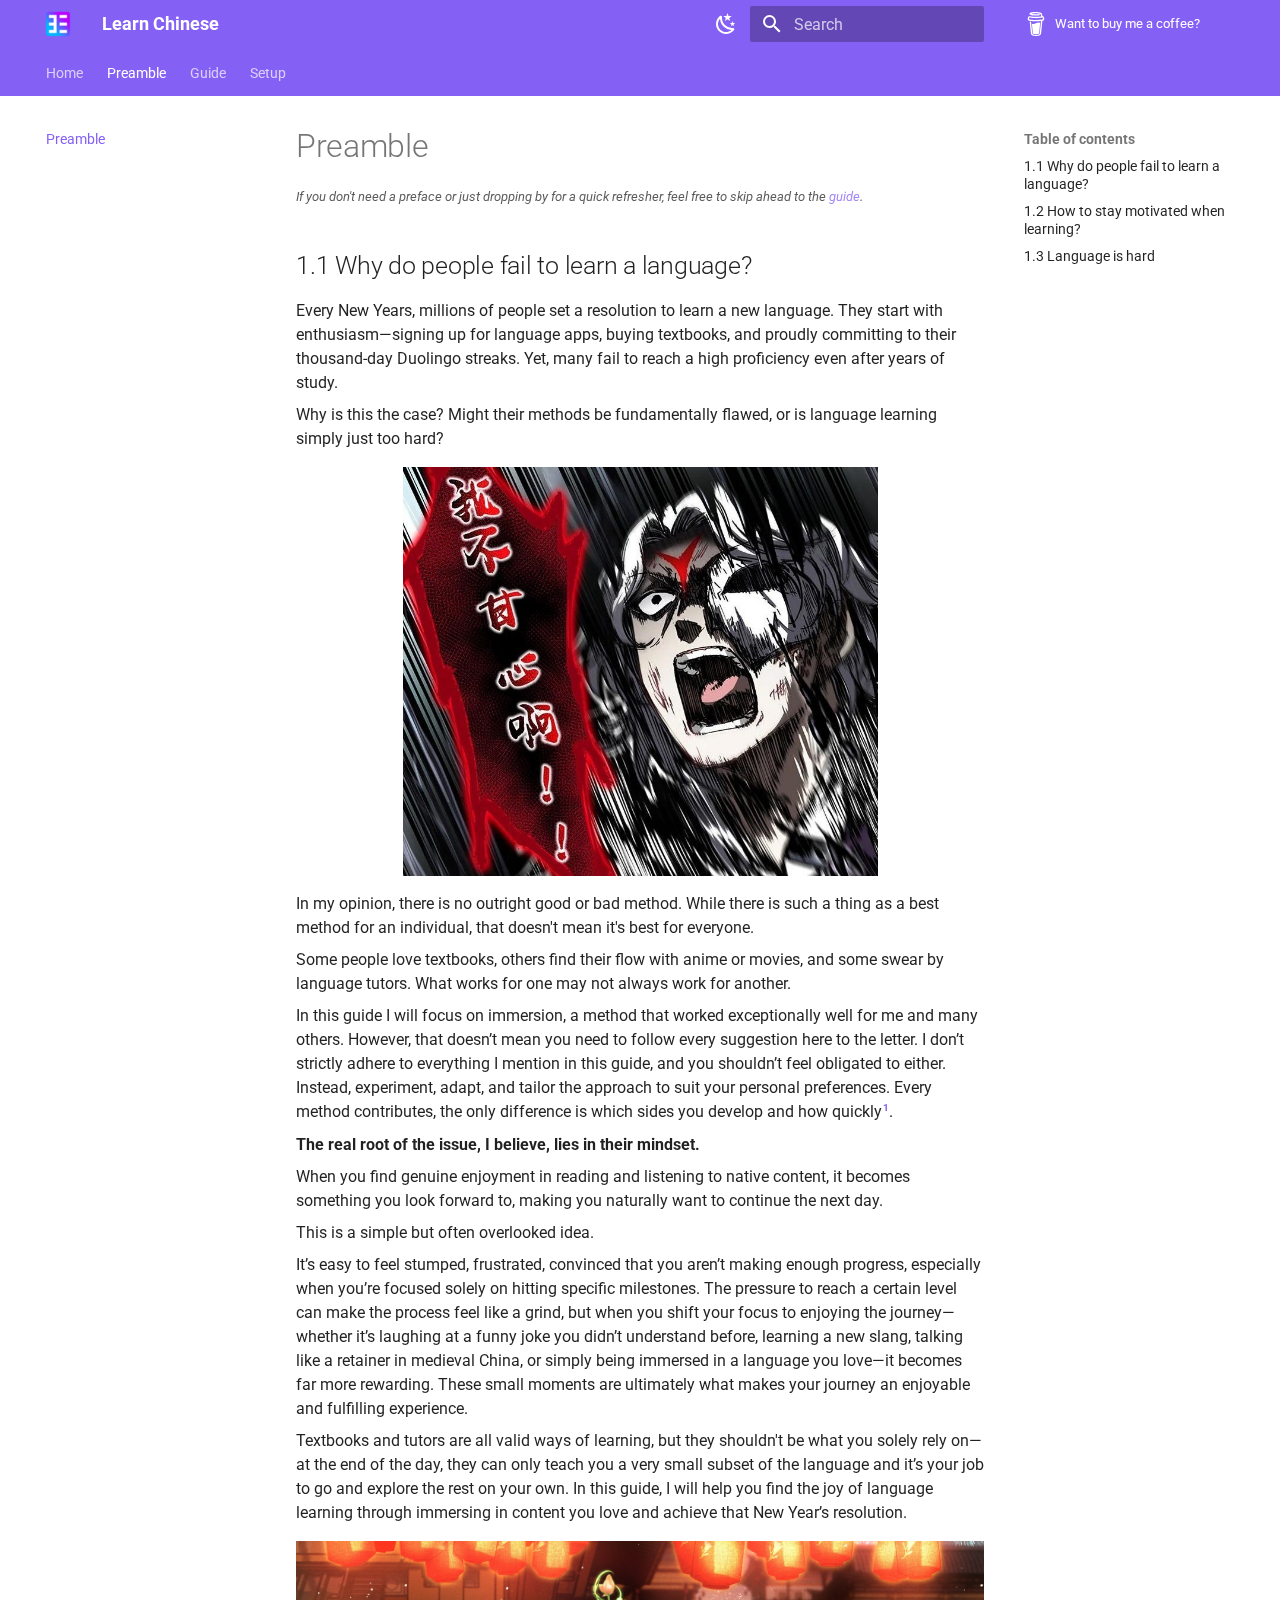
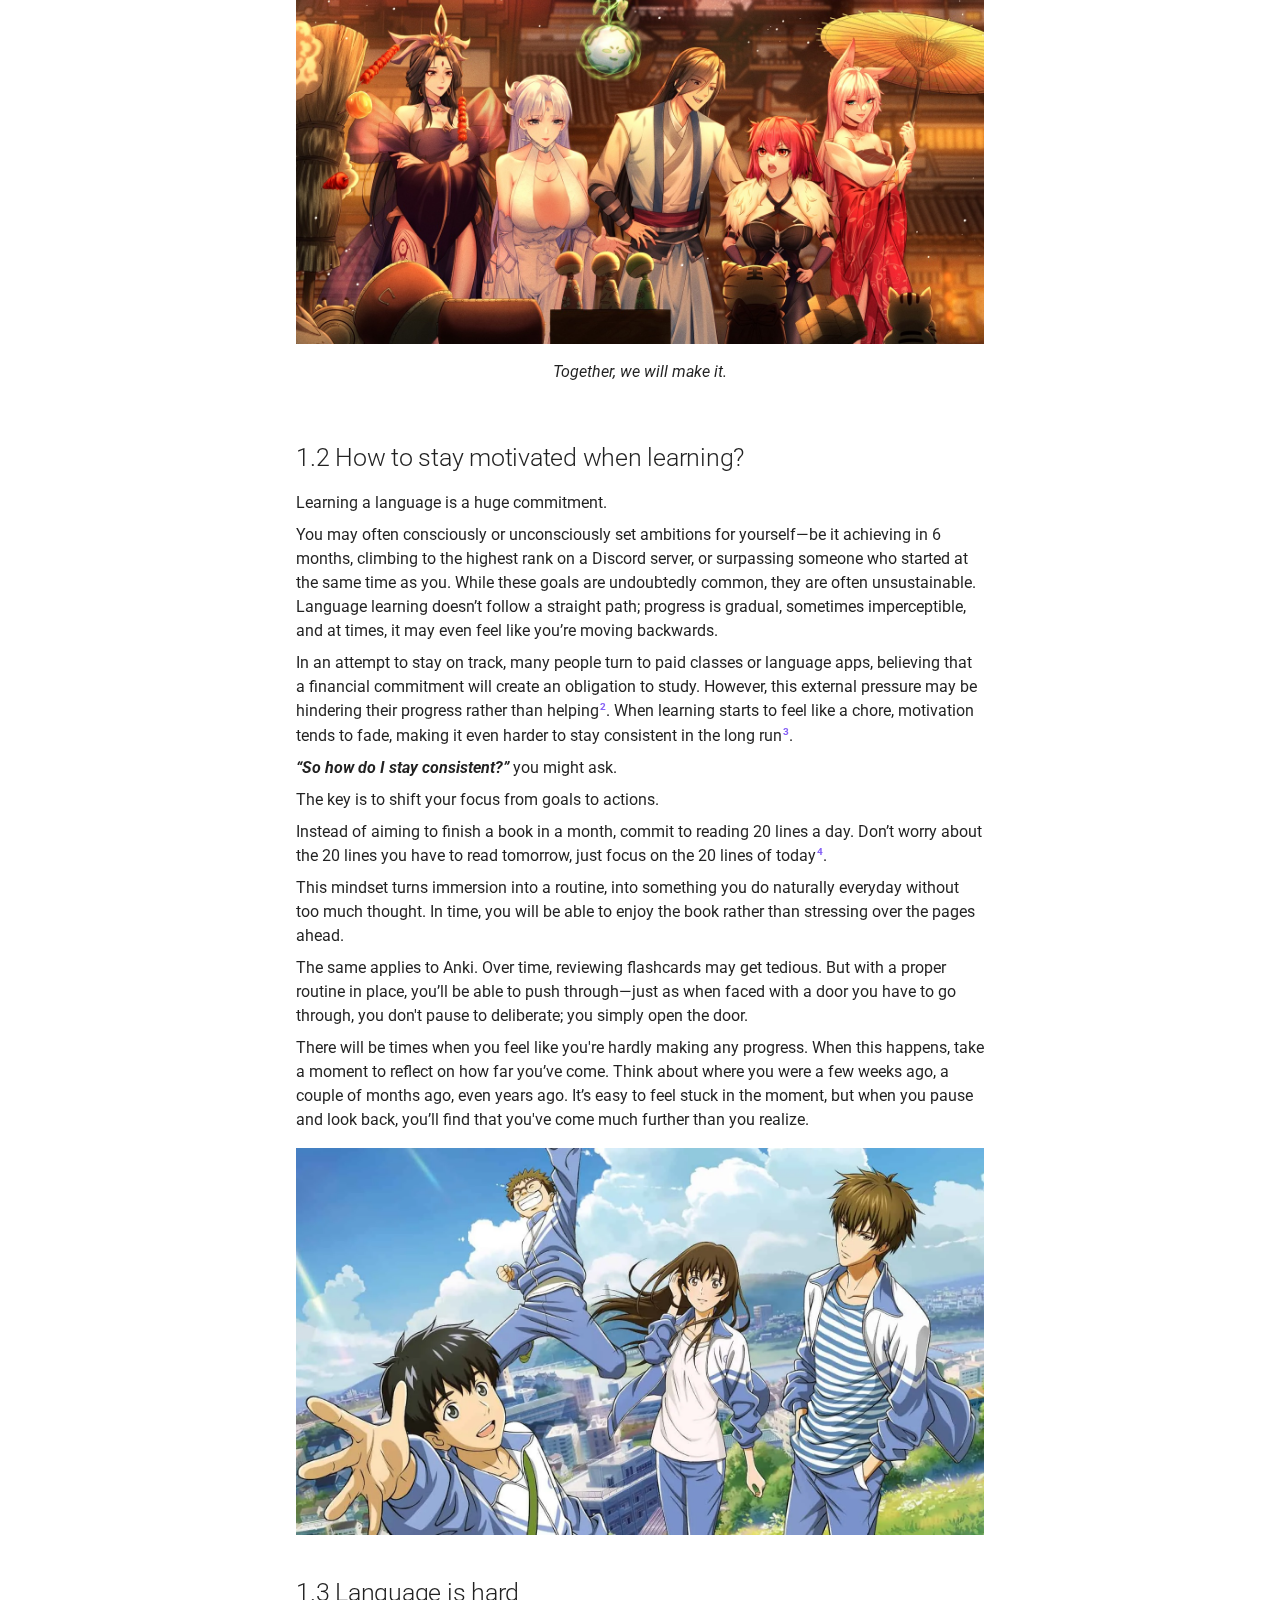
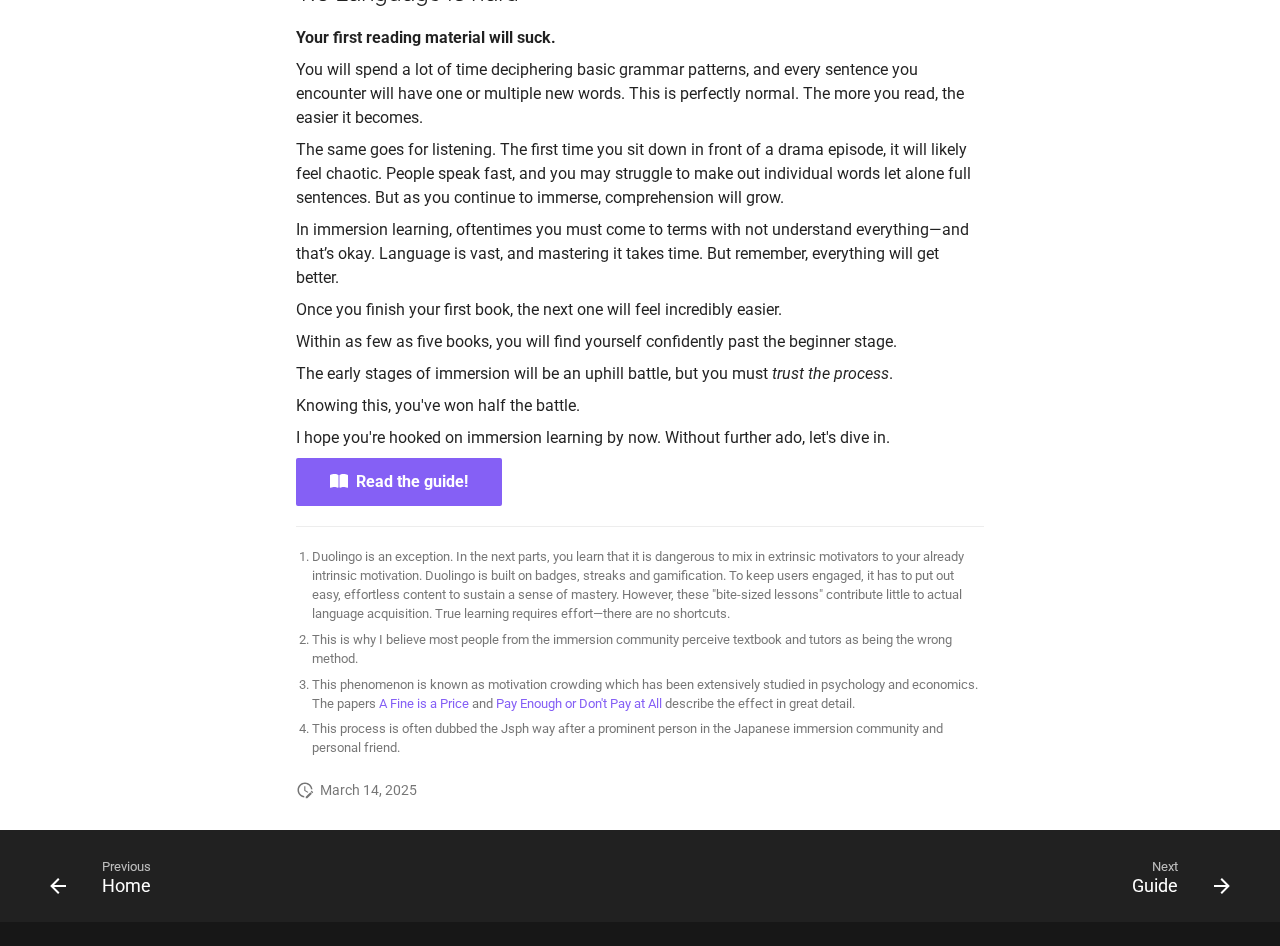
<file: preamble/index.html>
<!doctype html>
<html lang="en" class="no-js">
  <head>
    
      <meta charset="utf-8">
      <meta name="viewport" content="width=device-width,initial-scale=1">
      
        <meta name="description" content="Immersion-based Chinese Learning.">
      
      
        <meta name="author" content="Cashew">
      
      
        <link rel="canonical" href="https://casheeew.github.io/learn-chinese/preamble/">
      
      
        <link rel="prev" href="..">
      
      
        <link rel="next" href="../guide/">
      
      
      <link rel="icon" href="../assets/icon/yomitan-icon64.png">
      <meta name="generator" content="mkdocs-1.6.1, mkdocs-material-9.6.8">
    
    
      
        <title>Preamble - Learn Chinese</title>
      
    
    
      <link rel="stylesheet" href="../assets/stylesheets/main.8608ea7d.min.css">
      
        
        <link rel="stylesheet" href="../assets/stylesheets/palette.06af60db.min.css">
      
      


    
    
      
    
    
      
        
        
        <link rel="preconnect" href="https://fonts.gstatic.com" crossorigin>
        <link rel="stylesheet" href="https://fonts.googleapis.com/css?family=Roboto:300,300i,400,400i,700,700i%7CRoboto+Mono:400,400i,700,700i&display=fallback">
        <style>:root{--md-text-font:"Roboto";--md-code-font:"Roboto Mono"}</style>
      
    
    
      <link rel="stylesheet" href="../stylesheets/extra.css">
    
      <link rel="stylesheet" href="../stylesheets/homepage.css">
    
    <script>__md_scope=new URL("..",location),__md_hash=e=>[...e].reduce(((e,_)=>(e<<5)-e+_.charCodeAt(0)),0),__md_get=(e,_=localStorage,t=__md_scope)=>JSON.parse(_.getItem(t.pathname+"."+e)),__md_set=(e,_,t=localStorage,a=__md_scope)=>{try{t.setItem(a.pathname+"."+e,JSON.stringify(_))}catch(e){}}</script>
    
      
  


  
  

<script id="__analytics">function __md_analytics(){function e(){dataLayer.push(arguments)}window.dataLayer=window.dataLayer||[],e("js",new Date),e("config","G-8FHW6JX5B4"),document.addEventListener("DOMContentLoaded",(function(){document.forms.search&&document.forms.search.query.addEventListener("blur",(function(){this.value&&e("event","search",{search_term:this.value})}));document$.subscribe((function(){var t=document.forms.feedback;if(void 0!==t)for(var a of t.querySelectorAll("[type=submit]"))a.addEventListener("click",(function(a){a.preventDefault();var n=document.location.pathname,d=this.getAttribute("data-md-value");e("event","feedback",{page:n,data:d}),t.firstElementChild.disabled=!0;var r=t.querySelector(".md-feedback__note [data-md-value='"+d+"']");r&&(r.hidden=!1)})),t.hidden=!1})),location$.subscribe((function(t){e("config","G-8FHW6JX5B4",{page_path:t.pathname})}))}));var t=document.createElement("script");t.async=!0,t.src="https://www.googletagmanager.com/gtag/js?id=G-8FHW6JX5B4",document.getElementById("__analytics").insertAdjacentElement("afterEnd",t)}</script>
  
    <script>"undefined"!=typeof __md_analytics&&__md_analytics()</script>
  

    
    
      
        <meta  property="og:type"  content="website" >
      
        <meta  property="og:title"  content="Preamble - Learn Chinese" >
      
        <meta  property="og:description"  content="Immersion-based Chinese Learning." >
      
        <meta  property="og:image"  content="https://casheeew.github.io/learn-chinese/assets/images/social/preamble.png" >
      
        <meta  property="og:image:type"  content="image/png" >
      
        <meta  property="og:image:width"  content="1200" >
      
        <meta  property="og:image:height"  content="630" >
      
        <meta  property="og:url"  content="https://casheeew.github.io/learn-chinese/preamble/" >
      
        <meta  name="twitter:card"  content="summary_large_image" >
      
        <meta  name="twitter:title"  content="Preamble - Learn Chinese" >
      
        <meta  name="twitter:description"  content="Immersion-based Chinese Learning." >
      
        <meta  name="twitter:image"  content="https://casheeew.github.io/learn-chinese/assets/images/social/preamble.png" >
      
    
    
   <link href="../assets/stylesheets/glightbox.min.css" rel="stylesheet"/><style>
    html.glightbox-open { overflow: initial; height: 100%; }
    .gslide-title { margin-top: 0px; user-select: text; }
    .gslide-desc { color: #666; user-select: text; }
    .gslide-image img { background: white; }
    .gscrollbar-fixer { padding-right: 15px; }
    .gdesc-inner { font-size: 0.75rem; }
    body[data-md-color-scheme="slate"] .gdesc-inner { background: var(--md-default-bg-color);}
    body[data-md-color-scheme="slate"] .gslide-title { color: var(--md-default-fg-color);}
    body[data-md-color-scheme="slate"] .gslide-desc { color: var(--md-default-fg-color);}</style> <script src="../assets/javascripts/glightbox.min.js"></script></head>
  
  
    
    
      
    
    
    
    
    <body dir="ltr" data-md-color-scheme="default" data-md-color-primary="custom" data-md-color-accent="indigo">
  
    
    <input class="md-toggle" data-md-toggle="drawer" type="checkbox" id="__drawer" autocomplete="off">
    <input class="md-toggle" data-md-toggle="search" type="checkbox" id="__search" autocomplete="off">
    <label class="md-overlay" for="__drawer"></label>
    <div data-md-component="skip">
      
        
        <a href="#preamble" class="md-skip">
          Skip to content
        </a>
      
    </div>
    <div data-md-component="announce">
      
    </div>
    
    
      

<header class="md-header" data-md-component="header">
  <nav class="md-header__inner md-grid" aria-label="Header">
    <a href="https://casheeew.github.io/learn-chinese" title="Learn Chinese" class="md-header__button md-logo" aria-label="Learn Chinese" data-md-component="logo">
      
  <img src="../assets/icon/yomitan-icon128.png" alt="logo">

    </a>
    <label class="md-header__button md-icon" for="__drawer">
      
      <svg xmlns="http://www.w3.org/2000/svg" viewBox="0 0 24 24"><path d="M3 6h18v2H3zm0 5h18v2H3zm0 5h18v2H3z"/></svg>
    </label>
    <div class="md-header__title" data-md-component="header-title">
      <div class="md-header__ellipsis">
        <div class="md-header__topic">
          <span class="md-ellipsis">
            Learn Chinese
          </span>
        </div>
        <div class="md-header__topic" data-md-component="header-topic">
          <span class="md-ellipsis">
            
              Preamble
            
          </span>
        </div>
      </div>
    </div>
    
      
        <form class="md-header__option" data-md-component="palette">
  
    
    
    
    <input class="md-option" data-md-color-media="(prefers-color-scheme: light)" data-md-color-scheme="default" data-md-color-primary="custom" data-md-color-accent="indigo"  aria-label="Switch to dark mode"  type="radio" name="__palette" id="__palette_0">
    
      <label class="md-header__button md-icon" title="Switch to dark mode" for="__palette_1" hidden>
        <svg xmlns="http://www.w3.org/2000/svg" viewBox="0 0 24 24"><path d="m17.75 4.09-2.53 1.94.91 3.06-2.63-1.81-2.63 1.81.91-3.06-2.53-1.94L12.44 4l1.06-3 1.06 3zm3.5 6.91-1.64 1.25.59 1.98-1.7-1.17-1.7 1.17.59-1.98L15.75 11l2.06-.05L18.5 9l.69 1.95zm-2.28 4.95c.83-.08 1.72 1.1 1.19 1.85-.32.45-.66.87-1.08 1.27C15.17 23 8.84 23 4.94 19.07c-3.91-3.9-3.91-10.24 0-14.14.4-.4.82-.76 1.27-1.08.75-.53 1.93.36 1.85 1.19-.27 2.86.69 5.83 2.89 8.02a9.96 9.96 0 0 0 8.02 2.89m-1.64 2.02a12.08 12.08 0 0 1-7.8-3.47c-2.17-2.19-3.33-5-3.49-7.82-2.81 3.14-2.7 7.96.31 10.98 3.02 3.01 7.84 3.12 10.98.31"/></svg>
      </label>
    
  
    
    
    
    <input class="md-option" data-md-color-media="(prefers-color-scheme: dark)" data-md-color-scheme="slate" data-md-color-primary="custom" data-md-color-accent="indigo"  aria-label="Switch to light mode"  type="radio" name="__palette" id="__palette_1">
    
      <label class="md-header__button md-icon" title="Switch to light mode" for="__palette_0" hidden>
        <svg xmlns="http://www.w3.org/2000/svg" viewBox="0 0 24 24"><path d="m3.55 19.09 1.41 1.41 1.8-1.79-1.42-1.42M12 6c-3.31 0-6 2.69-6 6s2.69 6 6 6 6-2.69 6-6c0-3.32-2.69-6-6-6m8 7h3v-2h-3m-2.76 7.71 1.8 1.79 1.41-1.41-1.79-1.8M20.45 5l-1.41-1.4-1.8 1.79 1.42 1.42M13 1h-2v3h2M6.76 5.39 4.96 3.6 3.55 5l1.79 1.81zM1 13h3v-2H1m12 9h-2v3h2"/></svg>
      </label>
    
  
</form>
      
    
    
      <script>var palette=__md_get("__palette");if(palette&&palette.color){if("(prefers-color-scheme)"===palette.color.media){var media=matchMedia("(prefers-color-scheme: light)"),input=document.querySelector(media.matches?"[data-md-color-media='(prefers-color-scheme: light)']":"[data-md-color-media='(prefers-color-scheme: dark)']");palette.color.media=input.getAttribute("data-md-color-media"),palette.color.scheme=input.getAttribute("data-md-color-scheme"),palette.color.primary=input.getAttribute("data-md-color-primary"),palette.color.accent=input.getAttribute("data-md-color-accent")}for(var[key,value]of Object.entries(palette.color))document.body.setAttribute("data-md-color-"+key,value)}</script>
    
    
    
      <label class="md-header__button md-icon" for="__search">
        
        <svg xmlns="http://www.w3.org/2000/svg" viewBox="0 0 24 24"><path d="M9.5 3A6.5 6.5 0 0 1 16 9.5c0 1.61-.59 3.09-1.56 4.23l.27.27h.79l5 5-1.5 1.5-5-5v-.79l-.27-.27A6.52 6.52 0 0 1 9.5 16 6.5 6.5 0 0 1 3 9.5 6.5 6.5 0 0 1 9.5 3m0 2C7 5 5 7 5 9.5S7 14 9.5 14 14 12 14 9.5 12 5 9.5 5"/></svg>
      </label>
      <div class="md-search" data-md-component="search" role="dialog">
  <label class="md-search__overlay" for="__search"></label>
  <div class="md-search__inner" role="search">
    <form class="md-search__form" name="search">
      <input type="text" class="md-search__input" name="query" aria-label="Search" placeholder="Search" autocapitalize="off" autocorrect="off" autocomplete="off" spellcheck="false" data-md-component="search-query" required>
      <label class="md-search__icon md-icon" for="__search">
        
        <svg xmlns="http://www.w3.org/2000/svg" viewBox="0 0 24 24"><path d="M9.5 3A6.5 6.5 0 0 1 16 9.5c0 1.61-.59 3.09-1.56 4.23l.27.27h.79l5 5-1.5 1.5-5-5v-.79l-.27-.27A6.52 6.52 0 0 1 9.5 16 6.5 6.5 0 0 1 3 9.5 6.5 6.5 0 0 1 9.5 3m0 2C7 5 5 7 5 9.5S7 14 9.5 14 14 12 14 9.5 12 5 9.5 5"/></svg>
        
        <svg xmlns="http://www.w3.org/2000/svg" viewBox="0 0 24 24"><path d="M20 11v2H8l5.5 5.5-1.42 1.42L4.16 12l7.92-7.92L13.5 5.5 8 11z"/></svg>
      </label>
      <nav class="md-search__options" aria-label="Search">
        
        <button type="reset" class="md-search__icon md-icon" title="Clear" aria-label="Clear" tabindex="-1">
          
          <svg xmlns="http://www.w3.org/2000/svg" viewBox="0 0 24 24"><path d="M19 6.41 17.59 5 12 10.59 6.41 5 5 6.41 10.59 12 5 17.59 6.41 19 12 13.41 17.59 19 19 17.59 13.41 12z"/></svg>
        </button>
      </nav>
      
        <div class="md-search__suggest" data-md-component="search-suggest"></div>
      
    </form>
    <div class="md-search__output">
      <div class="md-search__scrollwrap" tabindex="0" data-md-scrollfix>
        <div class="md-search-result" data-md-component="search-result">
          <div class="md-search-result__meta">
            Initializing search
          </div>
          <ol class="md-search-result__list" role="presentation"></ol>
        </div>
      </div>
    </div>
  </div>
</div>
    
    
      <div class="md-header__source">
        <a href="https://ko-fi.com/cashewnuttynuts" title="Go to repository" class="md-source" data-md-component="source">
  <div class="md-source__icon md-icon">
    
    <svg xmlns="http://www.w3.org/2000/svg" viewBox="0 0 24 24"><path d="m20.216 6.415-.132-.666c-.119-.598-.388-1.163-1.001-1.379-.197-.069-.42-.098-.57-.241-.152-.143-.196-.366-.231-.572-.065-.378-.125-.756-.192-1.133-.057-.325-.102-.69-.25-.987-.195-.4-.597-.634-.996-.788a6 6 0 0 0-.626-.194c-1-.263-2.05-.36-3.077-.416a26 26 0 0 0-3.7.062c-.915.083-1.88.184-2.75.5-.318.116-.646.256-.888.501-.297.302-.393.77-.177 1.146.154.267.415.456.692.58.36.162.737.284 1.123.366 1.075.238 2.189.331 3.287.37q1.829.074 3.65-.118.449-.05.896-.119c.352-.054.578-.513.474-.834-.124-.383-.457-.531-.834-.473-.466.074-.96.108-1.382.146q-1.767.12-3.536.006a22 22 0 0 1-1.157-.107c-.086-.01-.18-.025-.258-.036q-.364-.055-.724-.13c-.111-.027-.111-.185 0-.212h.005q.416-.09.838-.147h.002c.131-.009.263-.032.394-.048a25 25 0 0 1 3.426-.12q1.011.029 2.017.144l.228.031q.4.06.798.145c.392.085.895.113 1.07.542.055.137.08.288.111.431l.319 1.484a.237.237 0 0 1-.199.284h-.003q-.056.008-.112.015a37 37 0 0 1-4.743.295 37 37 0 0 1-4.699-.304c-.14-.017-.293-.042-.417-.06-.326-.048-.649-.108-.973-.161-.393-.065-.768-.032-1.123.161-.29.16-.527.404-.675.701-.154.316-.199.66-.267 1-.069.34-.176.707-.135 1.056.087.753.613 1.365 1.37 1.502a39.7 39.7 0 0 0 11.343.376.483.483 0 0 1 .535.53l-.071.697-1.018 9.907c-.041.41-.047.832-.125 1.237-.122.637-.553 1.028-1.182 1.171q-.868.197-1.756.205c-.656.004-1.31-.025-1.966-.022-.699.004-1.556-.06-2.095-.58-.475-.458-.54-1.174-.605-1.793l-.731-7.013-.322-3.094c-.037-.351-.286-.695-.678-.678-.336.015-.718.3-.678.679l.228 2.185.949 9.112c.147 1.344 1.174 2.068 2.446 2.272.742.12 1.503.144 2.257.156.966.016 1.942.053 2.892-.122 1.408-.258 2.465-1.198 2.616-2.657q.511-4.997 1.024-9.995l.215-2.087a.48.48 0 0 1 .39-.426c.402-.078.787-.212 1.074-.518.455-.488.546-1.124.385-1.766zm-1.478.772c-.145.137-.363.201-.578.233-2.416.359-4.866.54-7.308.46-1.748-.06-3.477-.254-5.207-.498-.17-.024-.353-.055-.47-.18-.22-.236-.111-.71-.054-.995.052-.26.152-.609.463-.646.484-.057 1.046.148 1.526.22q.865.132 1.737.212c2.48.226 5.002.19 7.472-.14q.675-.09 1.345-.21c.399-.072.84-.206 1.08.206.166.281.188.657.162.974a.54.54 0 0 1-.169.364zm-6.159 3.9c-.862.37-1.84.788-3.109.788a5.9 5.9 0 0 1-1.569-.217l.877 9.004c.065.78.717 1.38 1.5 1.38 0 0 1.243.065 1.658.065.447 0 1.786-.065 1.786-.065.783 0 1.434-.6 1.499-1.38l.94-9.95a4 4 0 0 0-1.322-.238c-.826 0-1.491.284-2.26.613"/></svg>
  </div>
  <div class="md-source__repository">
    Want to buy me a coffee?
  </div>
</a>
      </div>
    
  </nav>
  
</header>
    
    <div class="md-container" data-md-component="container">
      
      
        
          
            
<nav class="md-tabs" aria-label="Tabs" data-md-component="tabs">
  <div class="md-grid">
    <ul class="md-tabs__list">
      
        
  
  
  
    <li class="md-tabs__item">
      <a href=".." class="md-tabs__link">
        
  
    
  
  Home

      </a>
    </li>
  

      
        
  
  
    
  
  
    <li class="md-tabs__item md-tabs__item--active">
      <a href="./" class="md-tabs__link">
        
  
    
  
  Preamble

      </a>
    </li>
  

      
        
  
  
  
    <li class="md-tabs__item">
      <a href="../guide/" class="md-tabs__link">
        
  
    
  
  Guide

      </a>
    </li>
  

      
        
  
  
  
    <li class="md-tabs__item">
      <a href="../setup/" class="md-tabs__link">
        
  
    
  
  Setup

      </a>
    </li>
  

      
    </ul>
  </div>
</nav>
          
        
      
      <main class="md-main" data-md-component="main">
        <div class="md-main__inner md-grid">
          
            
              
              <div class="md-sidebar md-sidebar--primary" data-md-component="sidebar" data-md-type="navigation" >
                <div class="md-sidebar__scrollwrap">
                  <div class="md-sidebar__inner">
                    


  


<nav class="md-nav md-nav--primary md-nav--lifted" aria-label="Navigation" data-md-level="0">
  <label class="md-nav__title" for="__drawer">
    <a href="https://casheeew.github.io/learn-chinese" title="Learn Chinese" class="md-nav__button md-logo" aria-label="Learn Chinese" data-md-component="logo">
      
  <img src="../assets/icon/yomitan-icon128.png" alt="logo">

    </a>
    Learn Chinese
  </label>
  
    <div class="md-nav__source">
      <a href="https://ko-fi.com/cashewnuttynuts" title="Go to repository" class="md-source" data-md-component="source">
  <div class="md-source__icon md-icon">
    
    <svg xmlns="http://www.w3.org/2000/svg" viewBox="0 0 24 24"><path d="m20.216 6.415-.132-.666c-.119-.598-.388-1.163-1.001-1.379-.197-.069-.42-.098-.57-.241-.152-.143-.196-.366-.231-.572-.065-.378-.125-.756-.192-1.133-.057-.325-.102-.69-.25-.987-.195-.4-.597-.634-.996-.788a6 6 0 0 0-.626-.194c-1-.263-2.05-.36-3.077-.416a26 26 0 0 0-3.7.062c-.915.083-1.88.184-2.75.5-.318.116-.646.256-.888.501-.297.302-.393.77-.177 1.146.154.267.415.456.692.58.36.162.737.284 1.123.366 1.075.238 2.189.331 3.287.37q1.829.074 3.65-.118.449-.05.896-.119c.352-.054.578-.513.474-.834-.124-.383-.457-.531-.834-.473-.466.074-.96.108-1.382.146q-1.767.12-3.536.006a22 22 0 0 1-1.157-.107c-.086-.01-.18-.025-.258-.036q-.364-.055-.724-.13c-.111-.027-.111-.185 0-.212h.005q.416-.09.838-.147h.002c.131-.009.263-.032.394-.048a25 25 0 0 1 3.426-.12q1.011.029 2.017.144l.228.031q.4.06.798.145c.392.085.895.113 1.07.542.055.137.08.288.111.431l.319 1.484a.237.237 0 0 1-.199.284h-.003q-.056.008-.112.015a37 37 0 0 1-4.743.295 37 37 0 0 1-4.699-.304c-.14-.017-.293-.042-.417-.06-.326-.048-.649-.108-.973-.161-.393-.065-.768-.032-1.123.161-.29.16-.527.404-.675.701-.154.316-.199.66-.267 1-.069.34-.176.707-.135 1.056.087.753.613 1.365 1.37 1.502a39.7 39.7 0 0 0 11.343.376.483.483 0 0 1 .535.53l-.071.697-1.018 9.907c-.041.41-.047.832-.125 1.237-.122.637-.553 1.028-1.182 1.171q-.868.197-1.756.205c-.656.004-1.31-.025-1.966-.022-.699.004-1.556-.06-2.095-.58-.475-.458-.54-1.174-.605-1.793l-.731-7.013-.322-3.094c-.037-.351-.286-.695-.678-.678-.336.015-.718.3-.678.679l.228 2.185.949 9.112c.147 1.344 1.174 2.068 2.446 2.272.742.12 1.503.144 2.257.156.966.016 1.942.053 2.892-.122 1.408-.258 2.465-1.198 2.616-2.657q.511-4.997 1.024-9.995l.215-2.087a.48.48 0 0 1 .39-.426c.402-.078.787-.212 1.074-.518.455-.488.546-1.124.385-1.766zm-1.478.772c-.145.137-.363.201-.578.233-2.416.359-4.866.54-7.308.46-1.748-.06-3.477-.254-5.207-.498-.17-.024-.353-.055-.47-.18-.22-.236-.111-.71-.054-.995.052-.26.152-.609.463-.646.484-.057 1.046.148 1.526.22q.865.132 1.737.212c2.48.226 5.002.19 7.472-.14q.675-.09 1.345-.21c.399-.072.84-.206 1.08.206.166.281.188.657.162.974a.54.54 0 0 1-.169.364zm-6.159 3.9c-.862.37-1.84.788-3.109.788a5.9 5.9 0 0 1-1.569-.217l.877 9.004c.065.78.717 1.38 1.5 1.38 0 0 1.243.065 1.658.065.447 0 1.786-.065 1.786-.065.783 0 1.434-.6 1.499-1.38l.94-9.95a4 4 0 0 0-1.322-.238c-.826 0-1.491.284-2.26.613"/></svg>
  </div>
  <div class="md-source__repository">
    Want to buy me a coffee?
  </div>
</a>
    </div>
  
  <ul class="md-nav__list" data-md-scrollfix>
    
      
      
  
  
  
  
    <li class="md-nav__item">
      <a href=".." class="md-nav__link">
        
  
  <span class="md-ellipsis">
    Home
    
  </span>
  

      </a>
    </li>
  

    
      
      
  
  
    
  
  
  
    <li class="md-nav__item md-nav__item--active">
      
      <input class="md-nav__toggle md-toggle" type="checkbox" id="__toc">
      
      
        
      
      
        <label class="md-nav__link md-nav__link--active" for="__toc">
          
  
  <span class="md-ellipsis">
    Preamble
    
  </span>
  

          <span class="md-nav__icon md-icon"></span>
        </label>
      
      <a href="./" class="md-nav__link md-nav__link--active">
        
  
  <span class="md-ellipsis">
    Preamble
    
  </span>
  

      </a>
      
        

<nav class="md-nav md-nav--secondary" aria-label="Table of contents">
  
  
  
    
  
  
    <label class="md-nav__title" for="__toc">
      <span class="md-nav__icon md-icon"></span>
      Table of contents
    </label>
    <ul class="md-nav__list" data-md-component="toc" data-md-scrollfix>
      
        <li class="md-nav__item">
  <a href="#11-why-do-people-fail-to-learn-a-language" class="md-nav__link">
    <span class="md-ellipsis">
      1.1 Why do people fail to learn a language?
    </span>
  </a>
  
</li>
      
        <li class="md-nav__item">
  <a href="#12-how-to-stay-motivated-when-learning" class="md-nav__link">
    <span class="md-ellipsis">
      1.2 How to stay motivated when learning?
    </span>
  </a>
  
</li>
      
        <li class="md-nav__item">
  <a href="#13-language-is-hard" class="md-nav__link">
    <span class="md-ellipsis">
      1.3 Language is hard
    </span>
  </a>
  
</li>
      
    </ul>
  
</nav>
      
    </li>
  

    
      
      
  
  
  
  
    <li class="md-nav__item">
      <a href="../guide/" class="md-nav__link">
        
  
  <span class="md-ellipsis">
    Guide
    
  </span>
  

      </a>
    </li>
  

    
      
      
  
  
  
  
    <li class="md-nav__item">
      <a href="../setup/" class="md-nav__link">
        
  
  <span class="md-ellipsis">
    Setup
    
  </span>
  

      </a>
    </li>
  

    
  </ul>
</nav>
                  </div>
                </div>
              </div>
            
            
              
              <div class="md-sidebar md-sidebar--secondary" data-md-component="sidebar" data-md-type="toc" >
                <div class="md-sidebar__scrollwrap">
                  <div class="md-sidebar__inner">
                    

<nav class="md-nav md-nav--secondary" aria-label="Table of contents">
  
  
  
    
  
  
    <label class="md-nav__title" for="__toc">
      <span class="md-nav__icon md-icon"></span>
      Table of contents
    </label>
    <ul class="md-nav__list" data-md-component="toc" data-md-scrollfix>
      
        <li class="md-nav__item">
  <a href="#11-why-do-people-fail-to-learn-a-language" class="md-nav__link">
    <span class="md-ellipsis">
      1.1 Why do people fail to learn a language?
    </span>
  </a>
  
</li>
      
        <li class="md-nav__item">
  <a href="#12-how-to-stay-motivated-when-learning" class="md-nav__link">
    <span class="md-ellipsis">
      1.2 How to stay motivated when learning?
    </span>
  </a>
  
</li>
      
        <li class="md-nav__item">
  <a href="#13-language-is-hard" class="md-nav__link">
    <span class="md-ellipsis">
      1.3 Language is hard
    </span>
  </a>
  
</li>
      
    </ul>
  
</nav>
                  </div>
                </div>
              </div>
            
          
          
            <div class="md-content" data-md-component="content">
              <article class="md-content__inner md-typeset">
                
                  



<h1 id="preamble">Preamble</h1>
<p><small><em>If you don't need a preface or just dropping by for a quick refresher, feel free to skip ahead to the <a href="../guide/">guide</a>.</em></small> </p>
<h2 id="11-why-do-people-fail-to-learn-a-language">1.1 Why do people fail to learn a language?</h2>
<p>Every New Years, millions of people set a resolution to learn a new language. They start with enthusiasm&mdash;signing up for language apps, buying textbooks, and proudly committing to their thousand-day Duolingo streaks. Yet, many fail to reach a high proficiency even after years of study.</p>
<p>Why is this the case? Might their methods be fundamentally flawed, or is language learning simply just too hard?</p>
<figure>
  <img alt="" src="../assets/graphics/wobuganxin.jpeg" width="475" />
</figure>
<p>In my opinion, there is no outright good or bad method. While there is such a thing as a best method for an individual, that doesn't mean it's best for everyone. </p>
<p>Some people love textbooks, others find their flow with anime or movies, and some swear by language tutors. What works for one may not always work for another. </p>
<p>In this guide I will focus on immersion, a method that worked exceptionally well for me and many others.
However, that doesn’t mean you need to follow every suggestion here to the letter. I don’t strictly adhere to everything I mention in this guide, and you shouldn’t feel obligated to either. Instead, experiment, adapt, and tailor the approach to suit your personal preferences. Every method contributes, the only difference is which sides you develop and how quickly<sup id="fnref:1"><a class="footnote-ref" href="#fn:1">1</a></sup>.</p>
<p><strong>The real root of the issue, I believe, lies in their mindset.</strong></p>
<p>When you find genuine enjoyment in reading and listening to native content, it becomes something you look forward to, making you naturally want to continue the next day. </p>
<p>This is a simple but often overlooked idea.</p>
<p>It’s easy to feel stumped, frustrated, convinced that you aren’t making enough progress, especially when you’re focused solely on hitting specific milestones. The pressure to reach a certain level can make the process feel like a grind, but when you shift your focus to enjoying the journey&mdash;whether it’s laughing at a funny joke you didn’t understand before, learning a new slang, talking like a retainer in medieval China, or simply being immersed in a language you love&mdash;it becomes far more rewarding. These small moments are ultimately what makes your journey an enjoyable and fulfilling experience.</p>
<p>Textbooks and tutors are all valid ways of learning, but they shouldn't be what you solely rely on&mdash;at the end of the day, they can only teach you a very small subset of the language and it’s your job to go and explore the rest on your own. In this guide, I will help you find the joy of language learning through immersing in content you love and achieve that New Year’s resolution.</p>
<figure>
  <img alt="" src="../assets/graphics/together.jpg" />
  <figcaption>Together, we will make it.</figcaption>
</figure>
<h2 id="12-how-to-stay-motivated-when-learning">1.2 How to stay motivated when learning?</h2>
<p>Learning a language is a huge commitment. </p>
<p>You may often consciously or unconsciously set ambitions for yourself&mdash;be it achieving in 6 months, climbing to the highest rank on a Discord server, or surpassing someone who started at the same time as you. While these goals are undoubtedly common, they are often unsustainable. Language learning doesn’t follow a straight path; progress is gradual, sometimes imperceptible, and at times, it may even feel like you’re moving backwards.</p>
<p>In an attempt to stay on track, many people turn to paid classes or language apps, believing that a financial commitment will create an obligation to study. However, this external pressure may be hindering their progress rather than helping<sup id="fnref:2"><a class="footnote-ref" href="#fn:2">2</a></sup>. When learning starts to feel like a chore, motivation tends to fade, making it even harder to stay consistent in the long run<sup id="fnref:3"><a class="footnote-ref" href="#fn:3">3</a></sup>.</p>
<p><strong><em>“So how do I stay consistent?”</em></strong> you might ask.</p>
<p>The key is to shift your focus from goals to actions. </p>
<p>Instead of aiming to finish a book in a month, commit to reading 20 lines a day. Don’t worry about the 20 lines you have to read tomorrow, just focus on the 20 lines of today<sup id="fnref:4"><a class="footnote-ref" href="#fn:4">4</a></sup>.</p>
<p>This mindset turns immersion into a routine, into something you do naturally everyday without too much thought. In time, you will be able to enjoy the book rather than stressing over the pages ahead.</p>
<p>The same applies to Anki. Over time, reviewing flashcards may get tedious. But with a proper routine in place, you’ll be able to push through&mdash;just as when faced with a door you have to go through, you don't pause to deliberate; you simply open the door.</p>
<p>There will be times when you feel like you're hardly making any progress. When this happens, take a moment to reflect on how far you’ve come. Think about where you were a few weeks ago, a couple of months ago, even years ago. It’s easy to feel stuck in the moment, but when you pause and look back, you’ll find that you've come much further than you realize.</p>
<figure>
  <img alt="" src="../assets/graphics/yesterday.webp" />
</figure>
<h2 id="13-language-is-hard">1.3 Language is hard</h2>
<p><strong>Your first reading material will suck.</strong> </p>
<p>You will spend a lot of time deciphering basic grammar patterns, and every sentence you encounter will have one or multiple new words. This is perfectly normal. The more you read, the easier it becomes.</p>
<p>The same goes for listening. The first time you sit down in front of a drama episode, it will likely feel chaotic. People speak fast, and you may struggle to make out individual words let alone full sentences. But as you continue to immerse, comprehension will grow.</p>
<p>In immersion learning, oftentimes you must come to terms with not understand everything&mdash;and that’s okay. Language is vast, and mastering it takes time. But remember, everything will get better.</p>
<p>Once you finish your first book, the next one will feel incredibly easier.</p>
<p>Within as few as five books, you will find yourself confidently past the beginner stage.</p>
<p>The early stages of immersion will be an uphill battle, but you must <em>trust the process</em>.</p>
<p>Knowing this, you've won half the battle.</p>
<p>I hope you're hooked on immersion learning by now. Without further ado, let's dive in.</p>
<p><a class="md-button md-button--primary" href="../guide/"><span class="twemoji"><svg xmlns="http://www.w3.org/2000/svg" viewBox="0 0 576 512"><!--! Font Awesome Free 6.7.2 by @fontawesome - https://fontawesome.com License - https://fontawesome.com/license/free (Icons: CC BY 4.0, Fonts: SIL OFL 1.1, Code: MIT License) Copyright 2024 Fonticons, Inc.--><path d="M249.6 471.5c10.8 3.8 22.4-4.1 22.4-15.5V78.6c0-4.2-1.6-8.4-5-11C247.4 52 202.4 32 144 32 93.5 32 46.3 45.3 18.1 56.1 6.8 60.5 0 71.7 0 83.8v370.3c0 11.9 12.8 20.2 24.1 16.5C55.6 460.1 105.5 448 144 448c33.9 0 79 14 105.6 23.5m76.8 0C353 462 398.1 448 432 448c38.5 0 88.4 12.1 119.9 22.6 11.3 3.8 24.1-4.6 24.1-16.5V83.8c0-12.1-6.8-23.3-18.1-27.6C529.7 45.3 482.5 32 432 32c-58.4 0-103.4 20-123 35.6-3.3 2.6-5 6.8-5 11V456c0 11.4 11.7 19.3 22.4 15.5"/></svg></span>&nbsp; Read the guide! </a>  </p>
<div class="footnote">
<hr />
<ol>
<li id="fn:1">
<p>Duolingo is an exception. In the next parts, you learn that it is dangerous to mix in extrinsic motivators to your already intrinsic motivation. Duolingo is built on badges, streaks and gamification. To keep users engaged, it has to put out easy, effortless content to sustain a sense of mastery.  However, these "bite-sized lessons" contribute little to actual language acquisition. True learning requires effort—there are no shortcuts.&#160;<a class="footnote-backref" href="#fnref:1" title="Jump back to footnote 1 in the text">&#8617;</a></p>
</li>
<li id="fn:2">
<p>This is why I believe most people from the immersion community perceive textbook and tutors as being the wrong method.&#160;<a class="footnote-backref" href="#fnref:2" title="Jump back to footnote 2 in the text">&#8617;</a></p>
</li>
<li id="fn:3">
<p>This phenomenon is known as motivation crowding which has been extensively studied in psychology and economics. The papers <a href="https://www.jstor.org/stable/10.1086/468061?seq=1">A Fine is a Price</a> and <a href="https://www.jstor.org/stable/2586896?seq=1">Pay Enough or Don't Pay at All</a> describe the effect in great detail.&#160;<a class="footnote-backref" href="#fnref:3" title="Jump back to footnote 3 in the text">&#8617;</a></p>
</li>
<li id="fn:4">
<p>This process is often dubbed the Jsph way after a prominent person in the Japanese immersion community and personal friend.&#160;<a class="footnote-backref" href="#fnref:4" title="Jump back to footnote 4 in the text">&#8617;</a></p>
</li>
</ol>
</div>







  
    
  
  


  <aside class="md-source-file">
    
      
  <span class="md-source-file__fact">
    <span class="md-icon" title="Last update">
      <svg xmlns="http://www.w3.org/2000/svg" viewBox="0 0 24 24"><path d="M21 13.1c-.1 0-.3.1-.4.2l-1 1 2.1 2.1 1-1c.2-.2.2-.6 0-.8l-1.3-1.3c-.1-.1-.2-.2-.4-.2m-1.9 1.8-6.1 6V23h2.1l6.1-6.1zM12.5 7v5.2l4 2.4-1 1L11 13V7zM11 21.9c-5.1-.5-9-4.8-9-9.9C2 6.5 6.5 2 12 2c5.3 0 9.6 4.1 10 9.3-.3-.1-.6-.2-1-.2s-.7.1-1 .2C19.6 7.2 16.2 4 12 4c-4.4 0-8 3.6-8 8 0 4.1 3.1 7.5 7.1 7.9l-.1.2z"/></svg>
    </span>
    <span class="git-revision-date-localized-plugin git-revision-date-localized-plugin-date" title="March 14, 2025 10:23:05">March 14, 2025</span>
  </span>

    
    
    
    
  </aside>


  




                
              </article>
            </div>
          
          
  <script>var tabs=__md_get("__tabs");if(Array.isArray(tabs))e:for(var set of document.querySelectorAll(".tabbed-set")){var labels=set.querySelector(".tabbed-labels");for(var tab of tabs)for(var label of labels.getElementsByTagName("label"))if(label.innerText.trim()===tab){var input=document.getElementById(label.htmlFor);input.checked=!0;continue e}}</script>

<script>var target=document.getElementById(location.hash.slice(1));target&&target.name&&(target.checked=target.name.startsWith("__tabbed_"))</script>
        </div>
        
          <button type="button" class="md-top md-icon" data-md-component="top" hidden>
  
  <svg xmlns="http://www.w3.org/2000/svg" viewBox="0 0 24 24"><path d="M13 20h-2V8l-5.5 5.5-1.42-1.42L12 4.16l7.92 7.92-1.42 1.42L13 8z"/></svg>
  Back to top
</button>
        
      </main>
      
        <footer class="md-footer">
  
    
      
      <nav class="md-footer__inner md-grid" aria-label="Footer" >
        
          
          <a href=".." class="md-footer__link md-footer__link--prev" aria-label="Previous: Home">
            <div class="md-footer__button md-icon">
              
              <svg xmlns="http://www.w3.org/2000/svg" viewBox="0 0 24 24"><path d="M20 11v2H8l5.5 5.5-1.42 1.42L4.16 12l7.92-7.92L13.5 5.5 8 11z"/></svg>
            </div>
            <div class="md-footer__title">
              <span class="md-footer__direction">
                Previous
              </span>
              <div class="md-ellipsis">
                Home
              </div>
            </div>
          </a>
        
        
          
          <a href="../guide/" class="md-footer__link md-footer__link--next" aria-label="Next: Guide">
            <div class="md-footer__title">
              <span class="md-footer__direction">
                Next
              </span>
              <div class="md-ellipsis">
                Guide
              </div>
            </div>
            <div class="md-footer__button md-icon">
              
              <svg xmlns="http://www.w3.org/2000/svg" viewBox="0 0 24 24"><path d="M4 11v2h12l-5.5 5.5 1.42 1.42L19.84 12l-7.92-7.92L10.5 5.5 16 11z"/></svg>
            </div>
          </a>
        
      </nav>
    
  
  <div class="md-footer-meta md-typeset">
    <div class="md-footer-meta__inner md-grid">
      <div class="md-copyright">
  
  
</div>
      
    </div>
  </div>
</footer>
      
    </div>
    <div class="md-dialog" data-md-component="dialog">
      <div class="md-dialog__inner md-typeset"></div>
    </div>
    
    
    <script id="__config" type="application/json">{"base": "..", "features": ["navigation.tabs", "navigation.sections", "navigation.top", "navigation.footer", "toc.follow", "search.suggest", "search.highlight", "content.code.annotate", "content.code.copy", "content.tabs.link", "announce.dismiss"], "search": "../assets/javascripts/workers/search.f8cc74c7.min.js", "translations": {"clipboard.copied": "Copied to clipboard", "clipboard.copy": "Copy to clipboard", "search.result.more.one": "1 more on this page", "search.result.more.other": "# more on this page", "search.result.none": "No matching documents", "search.result.one": "1 matching document", "search.result.other": "# matching documents", "search.result.placeholder": "Type to start searching", "search.result.term.missing": "Missing", "select.version": "Select version"}}</script>
    
    
      <script src="../assets/javascripts/bundle.c8b220af.min.js"></script>
      
    
  <script id="init-glightbox">const lightbox = GLightbox({"touchNavigation": true, "loop": false, "zoomable": true, "draggable": true, "openEffect": "none", "closeEffect": "none", "slideEffect": "slide"});
document$.subscribe(() => { lightbox.reload() });
</script></body>
</html>
</file>
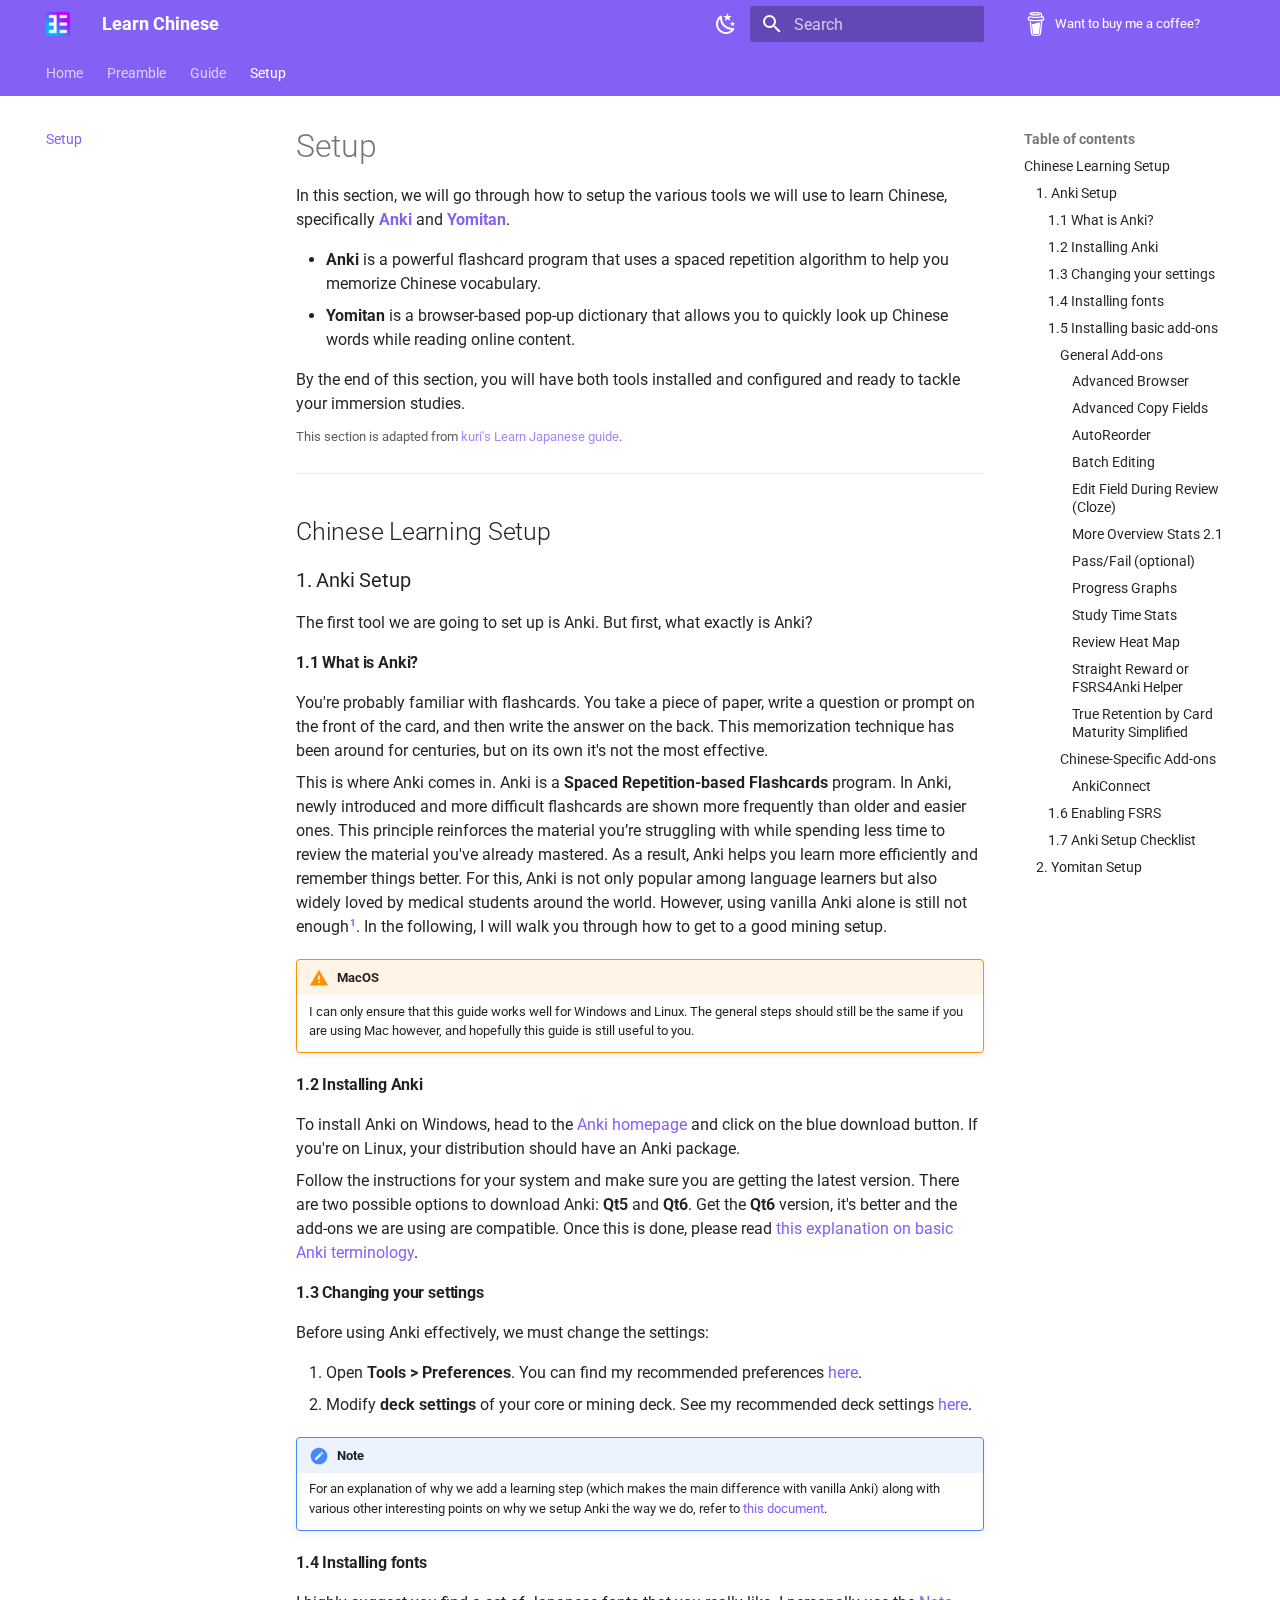
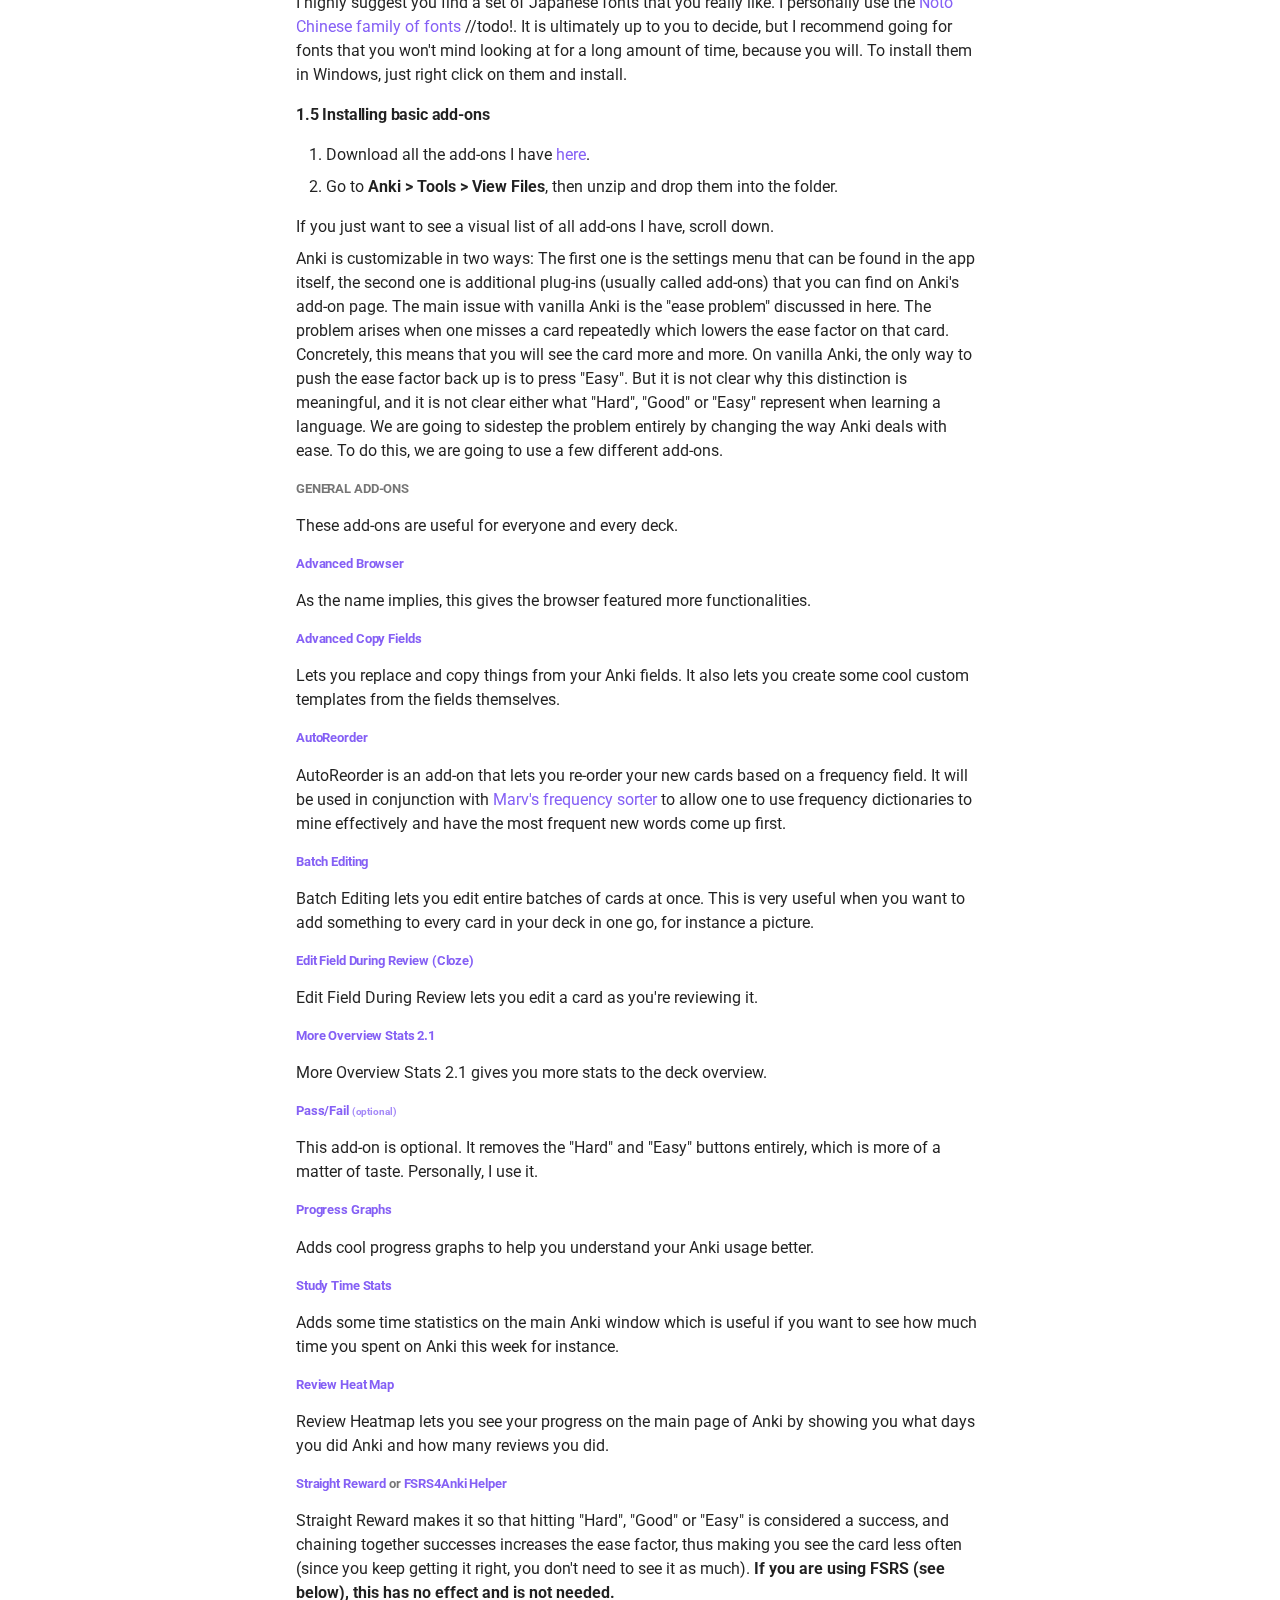
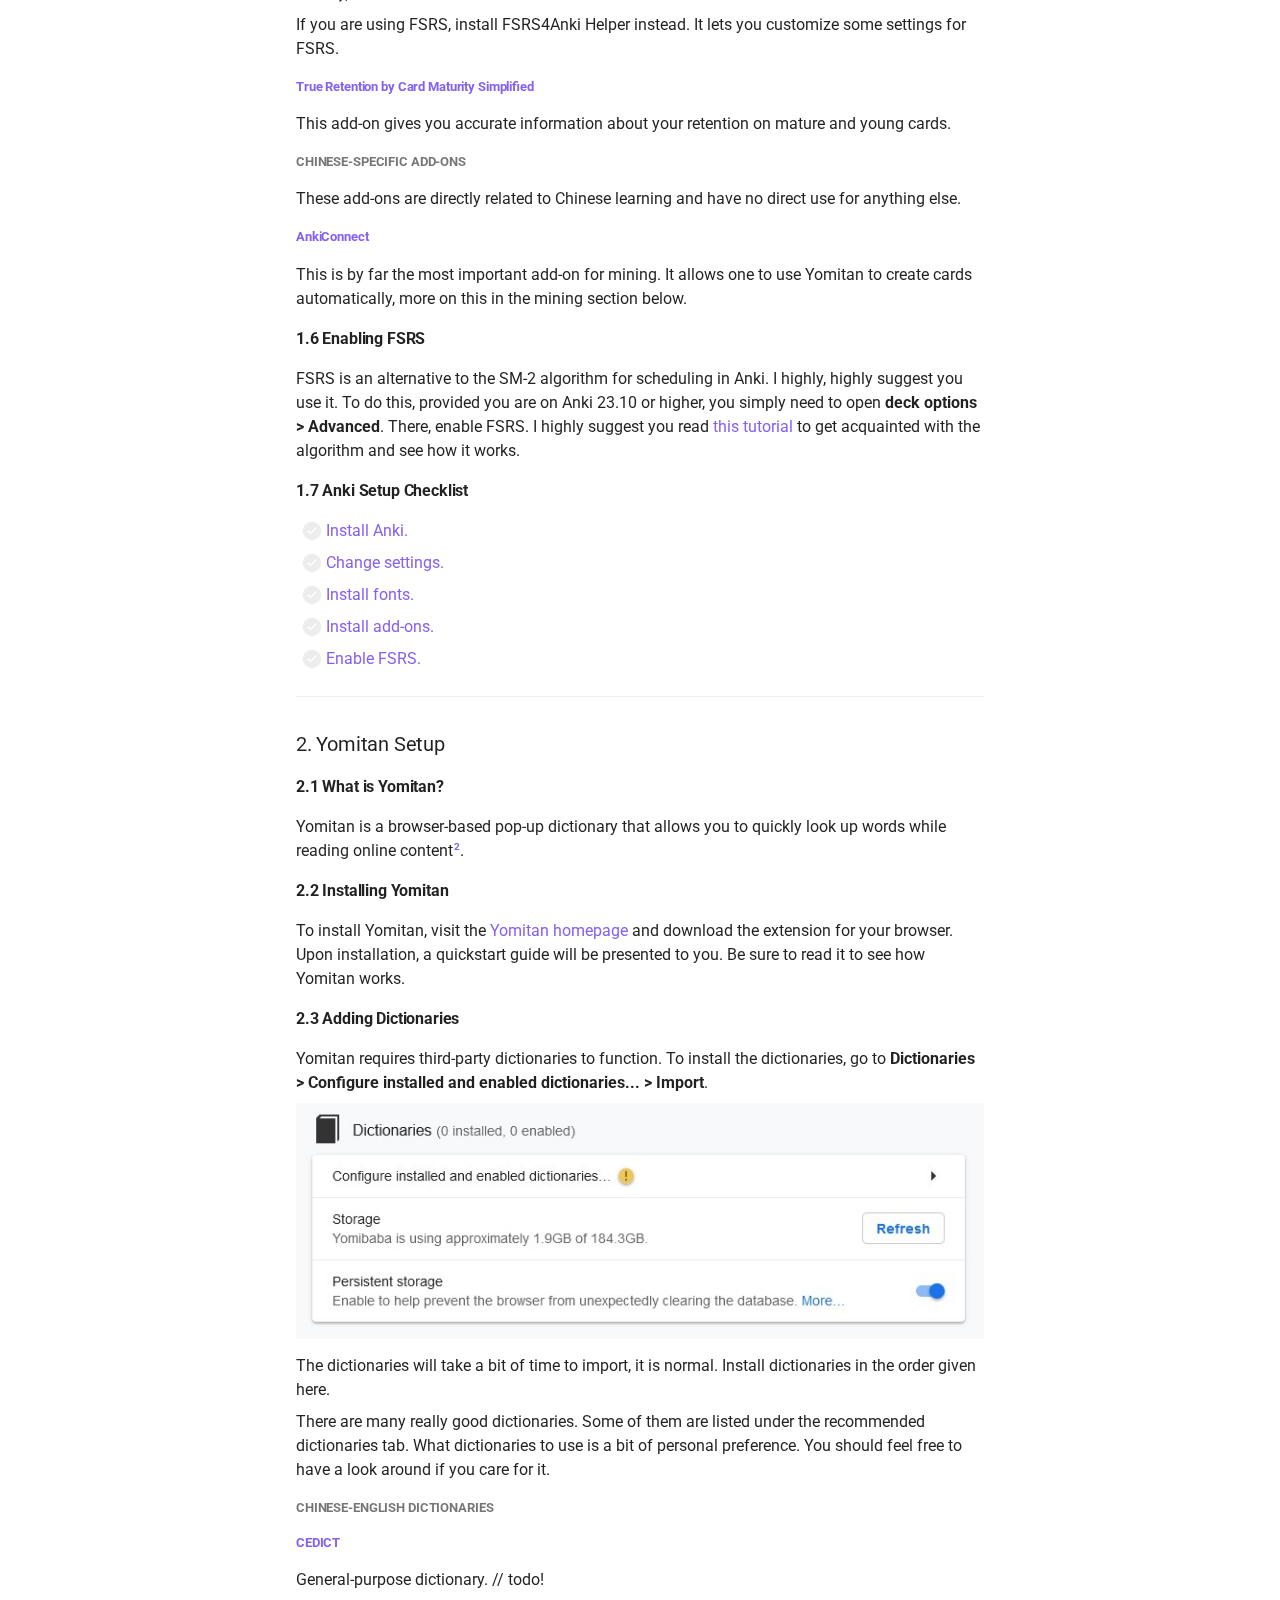
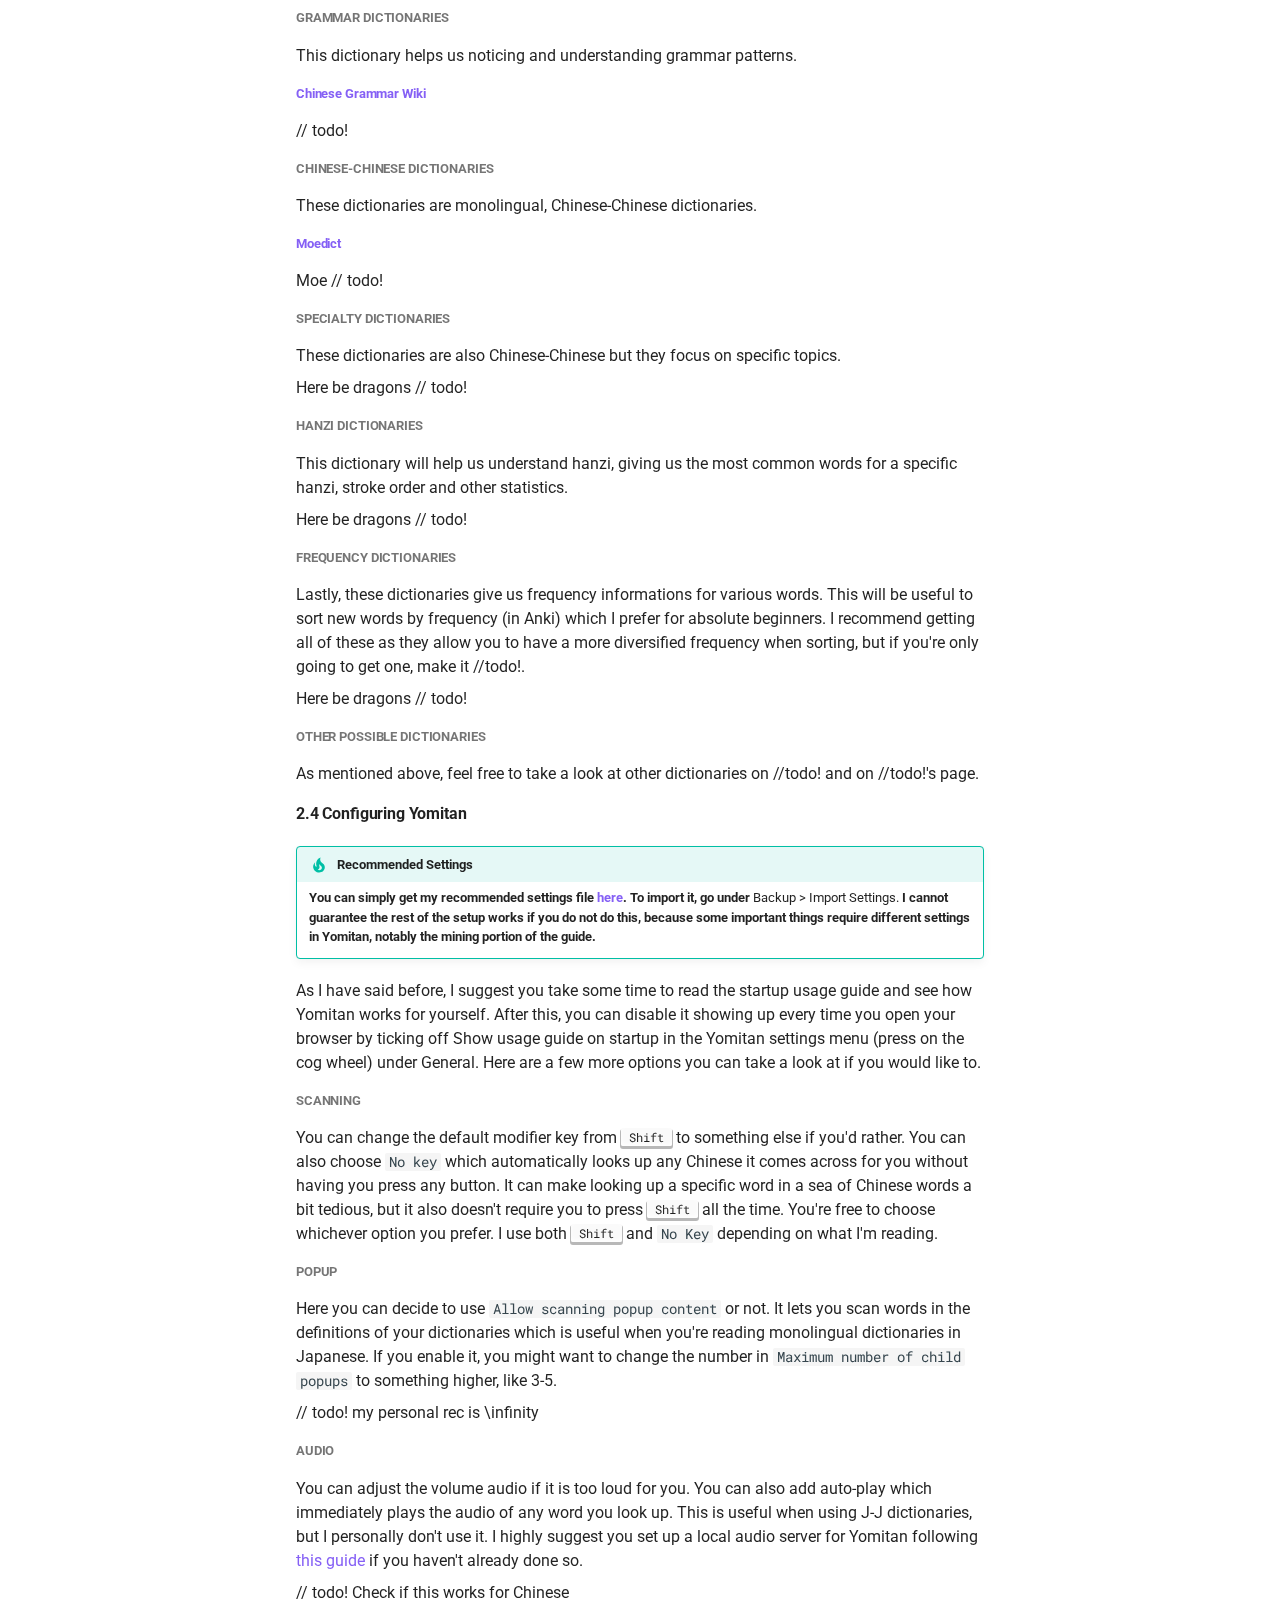
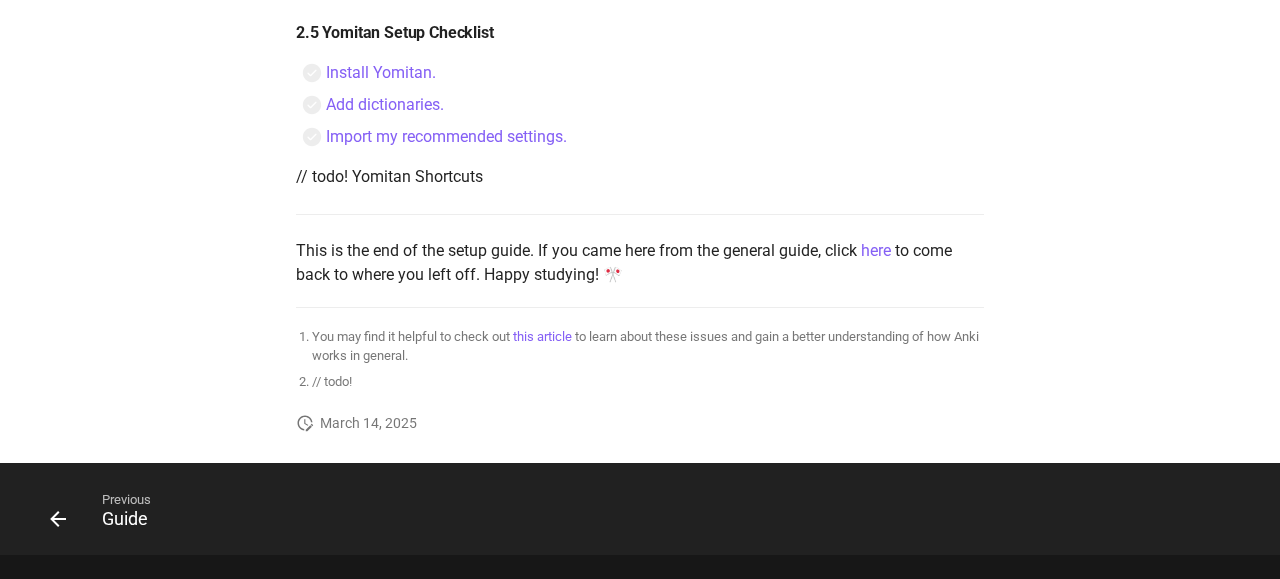
<file: setup/index.html>
<!doctype html>
<html lang="en" class="no-js">
  <head>
    
      <meta charset="utf-8">
      <meta name="viewport" content="width=device-width,initial-scale=1">
      
        <meta name="description" content="Immersion-based Chinese Learning.">
      
      
        <meta name="author" content="Cashew">
      
      
        <link rel="canonical" href="https://casheeew.github.io/learn-chinese/setup/">
      
      
        <link rel="prev" href="../guide/">
      
      
      
      <link rel="icon" href="../assets/icon/yomitan-icon64.png">
      <meta name="generator" content="mkdocs-1.6.1, mkdocs-material-9.6.8">
    
    
      
        <title>Setup - Learn Chinese</title>
      
    
    
      <link rel="stylesheet" href="../assets/stylesheets/main.8608ea7d.min.css">
      
        
        <link rel="stylesheet" href="../assets/stylesheets/palette.06af60db.min.css">
      
      


    
    
      
    
    
      
        
        
        <link rel="preconnect" href="https://fonts.gstatic.com" crossorigin>
        <link rel="stylesheet" href="https://fonts.googleapis.com/css?family=Roboto:300,300i,400,400i,700,700i%7CRoboto+Mono:400,400i,700,700i&display=fallback">
        <style>:root{--md-text-font:"Roboto";--md-code-font:"Roboto Mono"}</style>
      
    
    
      <link rel="stylesheet" href="../stylesheets/extra.css">
    
      <link rel="stylesheet" href="../stylesheets/homepage.css">
    
    <script>__md_scope=new URL("..",location),__md_hash=e=>[...e].reduce(((e,_)=>(e<<5)-e+_.charCodeAt(0)),0),__md_get=(e,_=localStorage,t=__md_scope)=>JSON.parse(_.getItem(t.pathname+"."+e)),__md_set=(e,_,t=localStorage,a=__md_scope)=>{try{t.setItem(a.pathname+"."+e,JSON.stringify(_))}catch(e){}}</script>
    
      
  


  
  

<script id="__analytics">function __md_analytics(){function e(){dataLayer.push(arguments)}window.dataLayer=window.dataLayer||[],e("js",new Date),e("config","G-8FHW6JX5B4"),document.addEventListener("DOMContentLoaded",(function(){document.forms.search&&document.forms.search.query.addEventListener("blur",(function(){this.value&&e("event","search",{search_term:this.value})}));document$.subscribe((function(){var t=document.forms.feedback;if(void 0!==t)for(var a of t.querySelectorAll("[type=submit]"))a.addEventListener("click",(function(a){a.preventDefault();var n=document.location.pathname,d=this.getAttribute("data-md-value");e("event","feedback",{page:n,data:d}),t.firstElementChild.disabled=!0;var r=t.querySelector(".md-feedback__note [data-md-value='"+d+"']");r&&(r.hidden=!1)})),t.hidden=!1})),location$.subscribe((function(t){e("config","G-8FHW6JX5B4",{page_path:t.pathname})}))}));var t=document.createElement("script");t.async=!0,t.src="https://www.googletagmanager.com/gtag/js?id=G-8FHW6JX5B4",document.getElementById("__analytics").insertAdjacentElement("afterEnd",t)}</script>
  
    <script>"undefined"!=typeof __md_analytics&&__md_analytics()</script>
  

    
    
      
        <meta  property="og:type"  content="website" >
      
        <meta  property="og:title"  content="Setup - Learn Chinese" >
      
        <meta  property="og:description"  content="Immersion-based Chinese Learning." >
      
        <meta  property="og:image"  content="https://casheeew.github.io/learn-chinese/assets/images/social/setup.png" >
      
        <meta  property="og:image:type"  content="image/png" >
      
        <meta  property="og:image:width"  content="1200" >
      
        <meta  property="og:image:height"  content="630" >
      
        <meta  property="og:url"  content="https://casheeew.github.io/learn-chinese/setup/" >
      
        <meta  name="twitter:card"  content="summary_large_image" >
      
        <meta  name="twitter:title"  content="Setup - Learn Chinese" >
      
        <meta  name="twitter:description"  content="Immersion-based Chinese Learning." >
      
        <meta  name="twitter:image"  content="https://casheeew.github.io/learn-chinese/assets/images/social/setup.png" >
      
    
    
   <link href="../assets/stylesheets/glightbox.min.css" rel="stylesheet"/><style>
    html.glightbox-open { overflow: initial; height: 100%; }
    .gslide-title { margin-top: 0px; user-select: text; }
    .gslide-desc { color: #666; user-select: text; }
    .gslide-image img { background: white; }
    .gscrollbar-fixer { padding-right: 15px; }
    .gdesc-inner { font-size: 0.75rem; }
    body[data-md-color-scheme="slate"] .gdesc-inner { background: var(--md-default-bg-color);}
    body[data-md-color-scheme="slate"] .gslide-title { color: var(--md-default-fg-color);}
    body[data-md-color-scheme="slate"] .gslide-desc { color: var(--md-default-fg-color);}</style> <script src="../assets/javascripts/glightbox.min.js"></script></head>
  
  
    
    
      
    
    
    
    
    <body dir="ltr" data-md-color-scheme="default" data-md-color-primary="custom" data-md-color-accent="indigo">
  
    
    <input class="md-toggle" data-md-toggle="drawer" type="checkbox" id="__drawer" autocomplete="off">
    <input class="md-toggle" data-md-toggle="search" type="checkbox" id="__search" autocomplete="off">
    <label class="md-overlay" for="__drawer"></label>
    <div data-md-component="skip">
      
        
        <a href="#setup" class="md-skip">
          Skip to content
        </a>
      
    </div>
    <div data-md-component="announce">
      
    </div>
    
    
      

<header class="md-header" data-md-component="header">
  <nav class="md-header__inner md-grid" aria-label="Header">
    <a href="https://casheeew.github.io/learn-chinese" title="Learn Chinese" class="md-header__button md-logo" aria-label="Learn Chinese" data-md-component="logo">
      
  <img src="../assets/icon/yomitan-icon128.png" alt="logo">

    </a>
    <label class="md-header__button md-icon" for="__drawer">
      
      <svg xmlns="http://www.w3.org/2000/svg" viewBox="0 0 24 24"><path d="M3 6h18v2H3zm0 5h18v2H3zm0 5h18v2H3z"/></svg>
    </label>
    <div class="md-header__title" data-md-component="header-title">
      <div class="md-header__ellipsis">
        <div class="md-header__topic">
          <span class="md-ellipsis">
            Learn Chinese
          </span>
        </div>
        <div class="md-header__topic" data-md-component="header-topic">
          <span class="md-ellipsis">
            
              Setup
            
          </span>
        </div>
      </div>
    </div>
    
      
        <form class="md-header__option" data-md-component="palette">
  
    
    
    
    <input class="md-option" data-md-color-media="(prefers-color-scheme: light)" data-md-color-scheme="default" data-md-color-primary="custom" data-md-color-accent="indigo"  aria-label="Switch to dark mode"  type="radio" name="__palette" id="__palette_0">
    
      <label class="md-header__button md-icon" title="Switch to dark mode" for="__palette_1" hidden>
        <svg xmlns="http://www.w3.org/2000/svg" viewBox="0 0 24 24"><path d="m17.75 4.09-2.53 1.94.91 3.06-2.63-1.81-2.63 1.81.91-3.06-2.53-1.94L12.44 4l1.06-3 1.06 3zm3.5 6.91-1.64 1.25.59 1.98-1.7-1.17-1.7 1.17.59-1.98L15.75 11l2.06-.05L18.5 9l.69 1.95zm-2.28 4.95c.83-.08 1.72 1.1 1.19 1.85-.32.45-.66.87-1.08 1.27C15.17 23 8.84 23 4.94 19.07c-3.91-3.9-3.91-10.24 0-14.14.4-.4.82-.76 1.27-1.08.75-.53 1.93.36 1.85 1.19-.27 2.86.69 5.83 2.89 8.02a9.96 9.96 0 0 0 8.02 2.89m-1.64 2.02a12.08 12.08 0 0 1-7.8-3.47c-2.17-2.19-3.33-5-3.49-7.82-2.81 3.14-2.7 7.96.31 10.98 3.02 3.01 7.84 3.12 10.98.31"/></svg>
      </label>
    
  
    
    
    
    <input class="md-option" data-md-color-media="(prefers-color-scheme: dark)" data-md-color-scheme="slate" data-md-color-primary="custom" data-md-color-accent="indigo"  aria-label="Switch to light mode"  type="radio" name="__palette" id="__palette_1">
    
      <label class="md-header__button md-icon" title="Switch to light mode" for="__palette_0" hidden>
        <svg xmlns="http://www.w3.org/2000/svg" viewBox="0 0 24 24"><path d="m3.55 19.09 1.41 1.41 1.8-1.79-1.42-1.42M12 6c-3.31 0-6 2.69-6 6s2.69 6 6 6 6-2.69 6-6c0-3.32-2.69-6-6-6m8 7h3v-2h-3m-2.76 7.71 1.8 1.79 1.41-1.41-1.79-1.8M20.45 5l-1.41-1.4-1.8 1.79 1.42 1.42M13 1h-2v3h2M6.76 5.39 4.96 3.6 3.55 5l1.79 1.81zM1 13h3v-2H1m12 9h-2v3h2"/></svg>
      </label>
    
  
</form>
      
    
    
      <script>var palette=__md_get("__palette");if(palette&&palette.color){if("(prefers-color-scheme)"===palette.color.media){var media=matchMedia("(prefers-color-scheme: light)"),input=document.querySelector(media.matches?"[data-md-color-media='(prefers-color-scheme: light)']":"[data-md-color-media='(prefers-color-scheme: dark)']");palette.color.media=input.getAttribute("data-md-color-media"),palette.color.scheme=input.getAttribute("data-md-color-scheme"),palette.color.primary=input.getAttribute("data-md-color-primary"),palette.color.accent=input.getAttribute("data-md-color-accent")}for(var[key,value]of Object.entries(palette.color))document.body.setAttribute("data-md-color-"+key,value)}</script>
    
    
    
      <label class="md-header__button md-icon" for="__search">
        
        <svg xmlns="http://www.w3.org/2000/svg" viewBox="0 0 24 24"><path d="M9.5 3A6.5 6.5 0 0 1 16 9.5c0 1.61-.59 3.09-1.56 4.23l.27.27h.79l5 5-1.5 1.5-5-5v-.79l-.27-.27A6.52 6.52 0 0 1 9.5 16 6.5 6.5 0 0 1 3 9.5 6.5 6.5 0 0 1 9.5 3m0 2C7 5 5 7 5 9.5S7 14 9.5 14 14 12 14 9.5 12 5 9.5 5"/></svg>
      </label>
      <div class="md-search" data-md-component="search" role="dialog">
  <label class="md-search__overlay" for="__search"></label>
  <div class="md-search__inner" role="search">
    <form class="md-search__form" name="search">
      <input type="text" class="md-search__input" name="query" aria-label="Search" placeholder="Search" autocapitalize="off" autocorrect="off" autocomplete="off" spellcheck="false" data-md-component="search-query" required>
      <label class="md-search__icon md-icon" for="__search">
        
        <svg xmlns="http://www.w3.org/2000/svg" viewBox="0 0 24 24"><path d="M9.5 3A6.5 6.5 0 0 1 16 9.5c0 1.61-.59 3.09-1.56 4.23l.27.27h.79l5 5-1.5 1.5-5-5v-.79l-.27-.27A6.52 6.52 0 0 1 9.5 16 6.5 6.5 0 0 1 3 9.5 6.5 6.5 0 0 1 9.5 3m0 2C7 5 5 7 5 9.5S7 14 9.5 14 14 12 14 9.5 12 5 9.5 5"/></svg>
        
        <svg xmlns="http://www.w3.org/2000/svg" viewBox="0 0 24 24"><path d="M20 11v2H8l5.5 5.5-1.42 1.42L4.16 12l7.92-7.92L13.5 5.5 8 11z"/></svg>
      </label>
      <nav class="md-search__options" aria-label="Search">
        
        <button type="reset" class="md-search__icon md-icon" title="Clear" aria-label="Clear" tabindex="-1">
          
          <svg xmlns="http://www.w3.org/2000/svg" viewBox="0 0 24 24"><path d="M19 6.41 17.59 5 12 10.59 6.41 5 5 6.41 10.59 12 5 17.59 6.41 19 12 13.41 17.59 19 19 17.59 13.41 12z"/></svg>
        </button>
      </nav>
      
        <div class="md-search__suggest" data-md-component="search-suggest"></div>
      
    </form>
    <div class="md-search__output">
      <div class="md-search__scrollwrap" tabindex="0" data-md-scrollfix>
        <div class="md-search-result" data-md-component="search-result">
          <div class="md-search-result__meta">
            Initializing search
          </div>
          <ol class="md-search-result__list" role="presentation"></ol>
        </div>
      </div>
    </div>
  </div>
</div>
    
    
      <div class="md-header__source">
        <a href="https://ko-fi.com/cashewnuttynuts" title="Go to repository" class="md-source" data-md-component="source">
  <div class="md-source__icon md-icon">
    
    <svg xmlns="http://www.w3.org/2000/svg" viewBox="0 0 24 24"><path d="m20.216 6.415-.132-.666c-.119-.598-.388-1.163-1.001-1.379-.197-.069-.42-.098-.57-.241-.152-.143-.196-.366-.231-.572-.065-.378-.125-.756-.192-1.133-.057-.325-.102-.69-.25-.987-.195-.4-.597-.634-.996-.788a6 6 0 0 0-.626-.194c-1-.263-2.05-.36-3.077-.416a26 26 0 0 0-3.7.062c-.915.083-1.88.184-2.75.5-.318.116-.646.256-.888.501-.297.302-.393.77-.177 1.146.154.267.415.456.692.58.36.162.737.284 1.123.366 1.075.238 2.189.331 3.287.37q1.829.074 3.65-.118.449-.05.896-.119c.352-.054.578-.513.474-.834-.124-.383-.457-.531-.834-.473-.466.074-.96.108-1.382.146q-1.767.12-3.536.006a22 22 0 0 1-1.157-.107c-.086-.01-.18-.025-.258-.036q-.364-.055-.724-.13c-.111-.027-.111-.185 0-.212h.005q.416-.09.838-.147h.002c.131-.009.263-.032.394-.048a25 25 0 0 1 3.426-.12q1.011.029 2.017.144l.228.031q.4.06.798.145c.392.085.895.113 1.07.542.055.137.08.288.111.431l.319 1.484a.237.237 0 0 1-.199.284h-.003q-.056.008-.112.015a37 37 0 0 1-4.743.295 37 37 0 0 1-4.699-.304c-.14-.017-.293-.042-.417-.06-.326-.048-.649-.108-.973-.161-.393-.065-.768-.032-1.123.161-.29.16-.527.404-.675.701-.154.316-.199.66-.267 1-.069.34-.176.707-.135 1.056.087.753.613 1.365 1.37 1.502a39.7 39.7 0 0 0 11.343.376.483.483 0 0 1 .535.53l-.071.697-1.018 9.907c-.041.41-.047.832-.125 1.237-.122.637-.553 1.028-1.182 1.171q-.868.197-1.756.205c-.656.004-1.31-.025-1.966-.022-.699.004-1.556-.06-2.095-.58-.475-.458-.54-1.174-.605-1.793l-.731-7.013-.322-3.094c-.037-.351-.286-.695-.678-.678-.336.015-.718.3-.678.679l.228 2.185.949 9.112c.147 1.344 1.174 2.068 2.446 2.272.742.12 1.503.144 2.257.156.966.016 1.942.053 2.892-.122 1.408-.258 2.465-1.198 2.616-2.657q.511-4.997 1.024-9.995l.215-2.087a.48.48 0 0 1 .39-.426c.402-.078.787-.212 1.074-.518.455-.488.546-1.124.385-1.766zm-1.478.772c-.145.137-.363.201-.578.233-2.416.359-4.866.54-7.308.46-1.748-.06-3.477-.254-5.207-.498-.17-.024-.353-.055-.47-.18-.22-.236-.111-.71-.054-.995.052-.26.152-.609.463-.646.484-.057 1.046.148 1.526.22q.865.132 1.737.212c2.48.226 5.002.19 7.472-.14q.675-.09 1.345-.21c.399-.072.84-.206 1.08.206.166.281.188.657.162.974a.54.54 0 0 1-.169.364zm-6.159 3.9c-.862.37-1.84.788-3.109.788a5.9 5.9 0 0 1-1.569-.217l.877 9.004c.065.78.717 1.38 1.5 1.38 0 0 1.243.065 1.658.065.447 0 1.786-.065 1.786-.065.783 0 1.434-.6 1.499-1.38l.94-9.95a4 4 0 0 0-1.322-.238c-.826 0-1.491.284-2.26.613"/></svg>
  </div>
  <div class="md-source__repository">
    Want to buy me a coffee?
  </div>
</a>
      </div>
    
  </nav>
  
</header>
    
    <div class="md-container" data-md-component="container">
      
      
        
          
            
<nav class="md-tabs" aria-label="Tabs" data-md-component="tabs">
  <div class="md-grid">
    <ul class="md-tabs__list">
      
        
  
  
  
    <li class="md-tabs__item">
      <a href=".." class="md-tabs__link">
        
  
    
  
  Home

      </a>
    </li>
  

      
        
  
  
  
    <li class="md-tabs__item">
      <a href="../preamble/" class="md-tabs__link">
        
  
    
  
  Preamble

      </a>
    </li>
  

      
        
  
  
  
    <li class="md-tabs__item">
      <a href="../guide/" class="md-tabs__link">
        
  
    
  
  Guide

      </a>
    </li>
  

      
        
  
  
    
  
  
    <li class="md-tabs__item md-tabs__item--active">
      <a href="./" class="md-tabs__link">
        
  
    
  
  Setup

      </a>
    </li>
  

      
    </ul>
  </div>
</nav>
          
        
      
      <main class="md-main" data-md-component="main">
        <div class="md-main__inner md-grid">
          
            
              
              <div class="md-sidebar md-sidebar--primary" data-md-component="sidebar" data-md-type="navigation" >
                <div class="md-sidebar__scrollwrap">
                  <div class="md-sidebar__inner">
                    


  


<nav class="md-nav md-nav--primary md-nav--lifted" aria-label="Navigation" data-md-level="0">
  <label class="md-nav__title" for="__drawer">
    <a href="https://casheeew.github.io/learn-chinese" title="Learn Chinese" class="md-nav__button md-logo" aria-label="Learn Chinese" data-md-component="logo">
      
  <img src="../assets/icon/yomitan-icon128.png" alt="logo">

    </a>
    Learn Chinese
  </label>
  
    <div class="md-nav__source">
      <a href="https://ko-fi.com/cashewnuttynuts" title="Go to repository" class="md-source" data-md-component="source">
  <div class="md-source__icon md-icon">
    
    <svg xmlns="http://www.w3.org/2000/svg" viewBox="0 0 24 24"><path d="m20.216 6.415-.132-.666c-.119-.598-.388-1.163-1.001-1.379-.197-.069-.42-.098-.57-.241-.152-.143-.196-.366-.231-.572-.065-.378-.125-.756-.192-1.133-.057-.325-.102-.69-.25-.987-.195-.4-.597-.634-.996-.788a6 6 0 0 0-.626-.194c-1-.263-2.05-.36-3.077-.416a26 26 0 0 0-3.7.062c-.915.083-1.88.184-2.75.5-.318.116-.646.256-.888.501-.297.302-.393.77-.177 1.146.154.267.415.456.692.58.36.162.737.284 1.123.366 1.075.238 2.189.331 3.287.37q1.829.074 3.65-.118.449-.05.896-.119c.352-.054.578-.513.474-.834-.124-.383-.457-.531-.834-.473-.466.074-.96.108-1.382.146q-1.767.12-3.536.006a22 22 0 0 1-1.157-.107c-.086-.01-.18-.025-.258-.036q-.364-.055-.724-.13c-.111-.027-.111-.185 0-.212h.005q.416-.09.838-.147h.002c.131-.009.263-.032.394-.048a25 25 0 0 1 3.426-.12q1.011.029 2.017.144l.228.031q.4.06.798.145c.392.085.895.113 1.07.542.055.137.08.288.111.431l.319 1.484a.237.237 0 0 1-.199.284h-.003q-.056.008-.112.015a37 37 0 0 1-4.743.295 37 37 0 0 1-4.699-.304c-.14-.017-.293-.042-.417-.06-.326-.048-.649-.108-.973-.161-.393-.065-.768-.032-1.123.161-.29.16-.527.404-.675.701-.154.316-.199.66-.267 1-.069.34-.176.707-.135 1.056.087.753.613 1.365 1.37 1.502a39.7 39.7 0 0 0 11.343.376.483.483 0 0 1 .535.53l-.071.697-1.018 9.907c-.041.41-.047.832-.125 1.237-.122.637-.553 1.028-1.182 1.171q-.868.197-1.756.205c-.656.004-1.31-.025-1.966-.022-.699.004-1.556-.06-2.095-.58-.475-.458-.54-1.174-.605-1.793l-.731-7.013-.322-3.094c-.037-.351-.286-.695-.678-.678-.336.015-.718.3-.678.679l.228 2.185.949 9.112c.147 1.344 1.174 2.068 2.446 2.272.742.12 1.503.144 2.257.156.966.016 1.942.053 2.892-.122 1.408-.258 2.465-1.198 2.616-2.657q.511-4.997 1.024-9.995l.215-2.087a.48.48 0 0 1 .39-.426c.402-.078.787-.212 1.074-.518.455-.488.546-1.124.385-1.766zm-1.478.772c-.145.137-.363.201-.578.233-2.416.359-4.866.54-7.308.46-1.748-.06-3.477-.254-5.207-.498-.17-.024-.353-.055-.47-.18-.22-.236-.111-.71-.054-.995.052-.26.152-.609.463-.646.484-.057 1.046.148 1.526.22q.865.132 1.737.212c2.48.226 5.002.19 7.472-.14q.675-.09 1.345-.21c.399-.072.84-.206 1.08.206.166.281.188.657.162.974a.54.54 0 0 1-.169.364zm-6.159 3.9c-.862.37-1.84.788-3.109.788a5.9 5.9 0 0 1-1.569-.217l.877 9.004c.065.78.717 1.38 1.5 1.38 0 0 1.243.065 1.658.065.447 0 1.786-.065 1.786-.065.783 0 1.434-.6 1.499-1.38l.94-9.95a4 4 0 0 0-1.322-.238c-.826 0-1.491.284-2.26.613"/></svg>
  </div>
  <div class="md-source__repository">
    Want to buy me a coffee?
  </div>
</a>
    </div>
  
  <ul class="md-nav__list" data-md-scrollfix>
    
      
      
  
  
  
  
    <li class="md-nav__item">
      <a href=".." class="md-nav__link">
        
  
  <span class="md-ellipsis">
    Home
    
  </span>
  

      </a>
    </li>
  

    
      
      
  
  
  
  
    <li class="md-nav__item">
      <a href="../preamble/" class="md-nav__link">
        
  
  <span class="md-ellipsis">
    Preamble
    
  </span>
  

      </a>
    </li>
  

    
      
      
  
  
  
  
    <li class="md-nav__item">
      <a href="../guide/" class="md-nav__link">
        
  
  <span class="md-ellipsis">
    Guide
    
  </span>
  

      </a>
    </li>
  

    
      
      
  
  
    
  
  
  
    <li class="md-nav__item md-nav__item--active">
      
      <input class="md-nav__toggle md-toggle" type="checkbox" id="__toc">
      
      
        
      
      
        <label class="md-nav__link md-nav__link--active" for="__toc">
          
  
  <span class="md-ellipsis">
    Setup
    
  </span>
  

          <span class="md-nav__icon md-icon"></span>
        </label>
      
      <a href="./" class="md-nav__link md-nav__link--active">
        
  
  <span class="md-ellipsis">
    Setup
    
  </span>
  

      </a>
      
        

<nav class="md-nav md-nav--secondary" aria-label="Table of contents">
  
  
  
    
  
  
    <label class="md-nav__title" for="__toc">
      <span class="md-nav__icon md-icon"></span>
      Table of contents
    </label>
    <ul class="md-nav__list" data-md-component="toc" data-md-scrollfix>
      
        <li class="md-nav__item">
  <a href="#chinese-learning-setup" class="md-nav__link">
    <span class="md-ellipsis">
      Chinese Learning Setup
    </span>
  </a>
  
    <nav class="md-nav" aria-label="Chinese Learning Setup">
      <ul class="md-nav__list">
        
          <li class="md-nav__item">
  <a href="#1-anki-setup" class="md-nav__link">
    <span class="md-ellipsis">
      1. Anki Setup
    </span>
  </a>
  
    <nav class="md-nav" aria-label="1. Anki Setup">
      <ul class="md-nav__list">
        
          <li class="md-nav__item">
  <a href="#11-what-is-anki" class="md-nav__link">
    <span class="md-ellipsis">
      1.1 What is Anki?
    </span>
  </a>
  
</li>
        
          <li class="md-nav__item">
  <a href="#12-installing-anki" class="md-nav__link">
    <span class="md-ellipsis">
      1.2 Installing Anki
    </span>
  </a>
  
</li>
        
          <li class="md-nav__item">
  <a href="#13-changing-your-settings" class="md-nav__link">
    <span class="md-ellipsis">
      1.3 Changing your settings
    </span>
  </a>
  
</li>
        
          <li class="md-nav__item">
  <a href="#14-installing-fonts" class="md-nav__link">
    <span class="md-ellipsis">
      1.4 Installing fonts
    </span>
  </a>
  
</li>
        
          <li class="md-nav__item">
  <a href="#15-installing-basic-add-ons" class="md-nav__link">
    <span class="md-ellipsis">
      1.5 Installing basic add-ons
    </span>
  </a>
  
    <nav class="md-nav" aria-label="1.5 Installing basic add-ons">
      <ul class="md-nav__list">
        
          <li class="md-nav__item">
  <a href="#general-add-ons" class="md-nav__link">
    <span class="md-ellipsis">
      General Add-ons
    </span>
  </a>
  
    <nav class="md-nav" aria-label="General Add-ons">
      <ul class="md-nav__list">
        
          <li class="md-nav__item">
  <a href="#advanced-browser" class="md-nav__link">
    <span class="md-ellipsis">
      Advanced Browser
    </span>
  </a>
  
</li>
        
          <li class="md-nav__item">
  <a href="#advanced-copy-fields" class="md-nav__link">
    <span class="md-ellipsis">
      Advanced Copy Fields
    </span>
  </a>
  
</li>
        
          <li class="md-nav__item">
  <a href="#autoreorder" class="md-nav__link">
    <span class="md-ellipsis">
      AutoReorder
    </span>
  </a>
  
</li>
        
          <li class="md-nav__item">
  <a href="#batch-editing" class="md-nav__link">
    <span class="md-ellipsis">
      Batch Editing
    </span>
  </a>
  
</li>
        
          <li class="md-nav__item">
  <a href="#edit-field-during-review-cloze" class="md-nav__link">
    <span class="md-ellipsis">
      Edit Field During Review (Cloze)
    </span>
  </a>
  
</li>
        
          <li class="md-nav__item">
  <a href="#more-overview-stats-21" class="md-nav__link">
    <span class="md-ellipsis">
      More Overview Stats 2.1
    </span>
  </a>
  
</li>
        
          <li class="md-nav__item">
  <a href="#passfail-optional" class="md-nav__link">
    <span class="md-ellipsis">
      Pass/Fail (optional)
    </span>
  </a>
  
</li>
        
          <li class="md-nav__item">
  <a href="#progress-graphs" class="md-nav__link">
    <span class="md-ellipsis">
      Progress Graphs
    </span>
  </a>
  
</li>
        
          <li class="md-nav__item">
  <a href="#study-time-stats" class="md-nav__link">
    <span class="md-ellipsis">
      Study Time Stats
    </span>
  </a>
  
</li>
        
          <li class="md-nav__item">
  <a href="#review-heat-map" class="md-nav__link">
    <span class="md-ellipsis">
      Review Heat Map
    </span>
  </a>
  
</li>
        
          <li class="md-nav__item">
  <a href="#straight-reward-or-fsrs4anki-helper" class="md-nav__link">
    <span class="md-ellipsis">
      Straight Reward or FSRS4Anki Helper
    </span>
  </a>
  
</li>
        
          <li class="md-nav__item">
  <a href="#true-retention-by-card-maturity-simplified" class="md-nav__link">
    <span class="md-ellipsis">
      True Retention by Card Maturity Simplified
    </span>
  </a>
  
</li>
        
      </ul>
    </nav>
  
</li>
        
          <li class="md-nav__item">
  <a href="#chinese-specific-add-ons" class="md-nav__link">
    <span class="md-ellipsis">
      Chinese-Specific Add-ons
    </span>
  </a>
  
    <nav class="md-nav" aria-label="Chinese-Specific Add-ons">
      <ul class="md-nav__list">
        
          <li class="md-nav__item">
  <a href="#ankiconnect" class="md-nav__link">
    <span class="md-ellipsis">
      AnkiConnect
    </span>
  </a>
  
</li>
        
      </ul>
    </nav>
  
</li>
        
      </ul>
    </nav>
  
</li>
        
          <li class="md-nav__item">
  <a href="#16-enabling-fsrs" class="md-nav__link">
    <span class="md-ellipsis">
      1.6 Enabling FSRS
    </span>
  </a>
  
</li>
        
          <li class="md-nav__item">
  <a href="#17-anki-setup-checklist" class="md-nav__link">
    <span class="md-ellipsis">
      1.7 Anki Setup Checklist
    </span>
  </a>
  
</li>
        
      </ul>
    </nav>
  
</li>
        
          <li class="md-nav__item">
  <a href="#2-yomitan-setup" class="md-nav__link">
    <span class="md-ellipsis">
      2. Yomitan Setup
    </span>
  </a>
  
    <nav class="md-nav" aria-label="2. Yomitan Setup">
      <ul class="md-nav__list">
        
          <li class="md-nav__item">
  <a href="#21-what-is-yomitan" class="md-nav__link">
    <span class="md-ellipsis">
      2.1 What is Yomitan?
    </span>
  </a>
  
</li>
        
          <li class="md-nav__item">
  <a href="#22-installing-yomitan" class="md-nav__link">
    <span class="md-ellipsis">
      2.2 Installing Yomitan
    </span>
  </a>
  
</li>
        
          <li class="md-nav__item">
  <a href="#23-adding-dictionaries" class="md-nav__link">
    <span class="md-ellipsis">
      2.3 Adding Dictionaries
    </span>
  </a>
  
    <nav class="md-nav" aria-label="2.3 Adding Dictionaries">
      <ul class="md-nav__list">
        
          <li class="md-nav__item">
  <a href="#chinese-english-dictionaries" class="md-nav__link">
    <span class="md-ellipsis">
      Chinese-English Dictionaries
    </span>
  </a>
  
    <nav class="md-nav" aria-label="Chinese-English Dictionaries">
      <ul class="md-nav__list">
        
          <li class="md-nav__item">
  <a href="#cedict" class="md-nav__link">
    <span class="md-ellipsis">
      CEDICT
    </span>
  </a>
  
</li>
        
      </ul>
    </nav>
  
</li>
        
          <li class="md-nav__item">
  <a href="#grammar-dictionaries" class="md-nav__link">
    <span class="md-ellipsis">
      Grammar Dictionaries
    </span>
  </a>
  
    <nav class="md-nav" aria-label="Grammar Dictionaries">
      <ul class="md-nav__list">
        
          <li class="md-nav__item">
  <a href="#chinese-grammar-wiki" class="md-nav__link">
    <span class="md-ellipsis">
      Chinese Grammar Wiki
    </span>
  </a>
  
</li>
        
      </ul>
    </nav>
  
</li>
        
          <li class="md-nav__item">
  <a href="#chinese-chinese-dictionaries" class="md-nav__link">
    <span class="md-ellipsis">
      Chinese-Chinese Dictionaries
    </span>
  </a>
  
    <nav class="md-nav" aria-label="Chinese-Chinese Dictionaries">
      <ul class="md-nav__list">
        
          <li class="md-nav__item">
  <a href="#moedict" class="md-nav__link">
    <span class="md-ellipsis">
      Moedict
    </span>
  </a>
  
</li>
        
      </ul>
    </nav>
  
</li>
        
          <li class="md-nav__item">
  <a href="#specialty-dictionaries" class="md-nav__link">
    <span class="md-ellipsis">
      Specialty Dictionaries
    </span>
  </a>
  
</li>
        
          <li class="md-nav__item">
  <a href="#hanzi-dictionaries" class="md-nav__link">
    <span class="md-ellipsis">
      Hanzi Dictionaries
    </span>
  </a>
  
</li>
        
          <li class="md-nav__item">
  <a href="#frequency-dictionaries" class="md-nav__link">
    <span class="md-ellipsis">
      Frequency Dictionaries
    </span>
  </a>
  
</li>
        
          <li class="md-nav__item">
  <a href="#other-possible-dictionaries" class="md-nav__link">
    <span class="md-ellipsis">
      Other Possible Dictionaries
    </span>
  </a>
  
</li>
        
      </ul>
    </nav>
  
</li>
        
          <li class="md-nav__item">
  <a href="#24-configuring-yomitan" class="md-nav__link">
    <span class="md-ellipsis">
      2.4 Configuring Yomitan
    </span>
  </a>
  
    <nav class="md-nav" aria-label="2.4 Configuring Yomitan">
      <ul class="md-nav__list">
        
          <li class="md-nav__item">
  <a href="#scanning" class="md-nav__link">
    <span class="md-ellipsis">
      Scanning
    </span>
  </a>
  
</li>
        
          <li class="md-nav__item">
  <a href="#popup" class="md-nav__link">
    <span class="md-ellipsis">
      Popup
    </span>
  </a>
  
</li>
        
          <li class="md-nav__item">
  <a href="#audio" class="md-nav__link">
    <span class="md-ellipsis">
      Audio
    </span>
  </a>
  
</li>
        
      </ul>
    </nav>
  
</li>
        
          <li class="md-nav__item">
  <a href="#25-yomitan-setup-checklist" class="md-nav__link">
    <span class="md-ellipsis">
      2.5 Yomitan Setup Checklist
    </span>
  </a>
  
</li>
        
      </ul>
    </nav>
  
</li>
        
      </ul>
    </nav>
  
</li>
      
    </ul>
  
</nav>
      
    </li>
  

    
  </ul>
</nav>
                  </div>
                </div>
              </div>
            
            
              
              <div class="md-sidebar md-sidebar--secondary" data-md-component="sidebar" data-md-type="toc" >
                <div class="md-sidebar__scrollwrap">
                  <div class="md-sidebar__inner">
                    

<nav class="md-nav md-nav--secondary" aria-label="Table of contents">
  
  
  
    
  
  
    <label class="md-nav__title" for="__toc">
      <span class="md-nav__icon md-icon"></span>
      Table of contents
    </label>
    <ul class="md-nav__list" data-md-component="toc" data-md-scrollfix>
      
        <li class="md-nav__item">
  <a href="#chinese-learning-setup" class="md-nav__link">
    <span class="md-ellipsis">
      Chinese Learning Setup
    </span>
  </a>
  
    <nav class="md-nav" aria-label="Chinese Learning Setup">
      <ul class="md-nav__list">
        
          <li class="md-nav__item">
  <a href="#1-anki-setup" class="md-nav__link">
    <span class="md-ellipsis">
      1. Anki Setup
    </span>
  </a>
  
    <nav class="md-nav" aria-label="1. Anki Setup">
      <ul class="md-nav__list">
        
          <li class="md-nav__item">
  <a href="#11-what-is-anki" class="md-nav__link">
    <span class="md-ellipsis">
      1.1 What is Anki?
    </span>
  </a>
  
</li>
        
          <li class="md-nav__item">
  <a href="#12-installing-anki" class="md-nav__link">
    <span class="md-ellipsis">
      1.2 Installing Anki
    </span>
  </a>
  
</li>
        
          <li class="md-nav__item">
  <a href="#13-changing-your-settings" class="md-nav__link">
    <span class="md-ellipsis">
      1.3 Changing your settings
    </span>
  </a>
  
</li>
        
          <li class="md-nav__item">
  <a href="#14-installing-fonts" class="md-nav__link">
    <span class="md-ellipsis">
      1.4 Installing fonts
    </span>
  </a>
  
</li>
        
          <li class="md-nav__item">
  <a href="#15-installing-basic-add-ons" class="md-nav__link">
    <span class="md-ellipsis">
      1.5 Installing basic add-ons
    </span>
  </a>
  
    <nav class="md-nav" aria-label="1.5 Installing basic add-ons">
      <ul class="md-nav__list">
        
          <li class="md-nav__item">
  <a href="#general-add-ons" class="md-nav__link">
    <span class="md-ellipsis">
      General Add-ons
    </span>
  </a>
  
    <nav class="md-nav" aria-label="General Add-ons">
      <ul class="md-nav__list">
        
          <li class="md-nav__item">
  <a href="#advanced-browser" class="md-nav__link">
    <span class="md-ellipsis">
      Advanced Browser
    </span>
  </a>
  
</li>
        
          <li class="md-nav__item">
  <a href="#advanced-copy-fields" class="md-nav__link">
    <span class="md-ellipsis">
      Advanced Copy Fields
    </span>
  </a>
  
</li>
        
          <li class="md-nav__item">
  <a href="#autoreorder" class="md-nav__link">
    <span class="md-ellipsis">
      AutoReorder
    </span>
  </a>
  
</li>
        
          <li class="md-nav__item">
  <a href="#batch-editing" class="md-nav__link">
    <span class="md-ellipsis">
      Batch Editing
    </span>
  </a>
  
</li>
        
          <li class="md-nav__item">
  <a href="#edit-field-during-review-cloze" class="md-nav__link">
    <span class="md-ellipsis">
      Edit Field During Review (Cloze)
    </span>
  </a>
  
</li>
        
          <li class="md-nav__item">
  <a href="#more-overview-stats-21" class="md-nav__link">
    <span class="md-ellipsis">
      More Overview Stats 2.1
    </span>
  </a>
  
</li>
        
          <li class="md-nav__item">
  <a href="#passfail-optional" class="md-nav__link">
    <span class="md-ellipsis">
      Pass/Fail (optional)
    </span>
  </a>
  
</li>
        
          <li class="md-nav__item">
  <a href="#progress-graphs" class="md-nav__link">
    <span class="md-ellipsis">
      Progress Graphs
    </span>
  </a>
  
</li>
        
          <li class="md-nav__item">
  <a href="#study-time-stats" class="md-nav__link">
    <span class="md-ellipsis">
      Study Time Stats
    </span>
  </a>
  
</li>
        
          <li class="md-nav__item">
  <a href="#review-heat-map" class="md-nav__link">
    <span class="md-ellipsis">
      Review Heat Map
    </span>
  </a>
  
</li>
        
          <li class="md-nav__item">
  <a href="#straight-reward-or-fsrs4anki-helper" class="md-nav__link">
    <span class="md-ellipsis">
      Straight Reward or FSRS4Anki Helper
    </span>
  </a>
  
</li>
        
          <li class="md-nav__item">
  <a href="#true-retention-by-card-maturity-simplified" class="md-nav__link">
    <span class="md-ellipsis">
      True Retention by Card Maturity Simplified
    </span>
  </a>
  
</li>
        
      </ul>
    </nav>
  
</li>
        
          <li class="md-nav__item">
  <a href="#chinese-specific-add-ons" class="md-nav__link">
    <span class="md-ellipsis">
      Chinese-Specific Add-ons
    </span>
  </a>
  
    <nav class="md-nav" aria-label="Chinese-Specific Add-ons">
      <ul class="md-nav__list">
        
          <li class="md-nav__item">
  <a href="#ankiconnect" class="md-nav__link">
    <span class="md-ellipsis">
      AnkiConnect
    </span>
  </a>
  
</li>
        
      </ul>
    </nav>
  
</li>
        
      </ul>
    </nav>
  
</li>
        
          <li class="md-nav__item">
  <a href="#16-enabling-fsrs" class="md-nav__link">
    <span class="md-ellipsis">
      1.6 Enabling FSRS
    </span>
  </a>
  
</li>
        
          <li class="md-nav__item">
  <a href="#17-anki-setup-checklist" class="md-nav__link">
    <span class="md-ellipsis">
      1.7 Anki Setup Checklist
    </span>
  </a>
  
</li>
        
      </ul>
    </nav>
  
</li>
        
          <li class="md-nav__item">
  <a href="#2-yomitan-setup" class="md-nav__link">
    <span class="md-ellipsis">
      2. Yomitan Setup
    </span>
  </a>
  
    <nav class="md-nav" aria-label="2. Yomitan Setup">
      <ul class="md-nav__list">
        
          <li class="md-nav__item">
  <a href="#21-what-is-yomitan" class="md-nav__link">
    <span class="md-ellipsis">
      2.1 What is Yomitan?
    </span>
  </a>
  
</li>
        
          <li class="md-nav__item">
  <a href="#22-installing-yomitan" class="md-nav__link">
    <span class="md-ellipsis">
      2.2 Installing Yomitan
    </span>
  </a>
  
</li>
        
          <li class="md-nav__item">
  <a href="#23-adding-dictionaries" class="md-nav__link">
    <span class="md-ellipsis">
      2.3 Adding Dictionaries
    </span>
  </a>
  
    <nav class="md-nav" aria-label="2.3 Adding Dictionaries">
      <ul class="md-nav__list">
        
          <li class="md-nav__item">
  <a href="#chinese-english-dictionaries" class="md-nav__link">
    <span class="md-ellipsis">
      Chinese-English Dictionaries
    </span>
  </a>
  
    <nav class="md-nav" aria-label="Chinese-English Dictionaries">
      <ul class="md-nav__list">
        
          <li class="md-nav__item">
  <a href="#cedict" class="md-nav__link">
    <span class="md-ellipsis">
      CEDICT
    </span>
  </a>
  
</li>
        
      </ul>
    </nav>
  
</li>
        
          <li class="md-nav__item">
  <a href="#grammar-dictionaries" class="md-nav__link">
    <span class="md-ellipsis">
      Grammar Dictionaries
    </span>
  </a>
  
    <nav class="md-nav" aria-label="Grammar Dictionaries">
      <ul class="md-nav__list">
        
          <li class="md-nav__item">
  <a href="#chinese-grammar-wiki" class="md-nav__link">
    <span class="md-ellipsis">
      Chinese Grammar Wiki
    </span>
  </a>
  
</li>
        
      </ul>
    </nav>
  
</li>
        
          <li class="md-nav__item">
  <a href="#chinese-chinese-dictionaries" class="md-nav__link">
    <span class="md-ellipsis">
      Chinese-Chinese Dictionaries
    </span>
  </a>
  
    <nav class="md-nav" aria-label="Chinese-Chinese Dictionaries">
      <ul class="md-nav__list">
        
          <li class="md-nav__item">
  <a href="#moedict" class="md-nav__link">
    <span class="md-ellipsis">
      Moedict
    </span>
  </a>
  
</li>
        
      </ul>
    </nav>
  
</li>
        
          <li class="md-nav__item">
  <a href="#specialty-dictionaries" class="md-nav__link">
    <span class="md-ellipsis">
      Specialty Dictionaries
    </span>
  </a>
  
</li>
        
          <li class="md-nav__item">
  <a href="#hanzi-dictionaries" class="md-nav__link">
    <span class="md-ellipsis">
      Hanzi Dictionaries
    </span>
  </a>
  
</li>
        
          <li class="md-nav__item">
  <a href="#frequency-dictionaries" class="md-nav__link">
    <span class="md-ellipsis">
      Frequency Dictionaries
    </span>
  </a>
  
</li>
        
          <li class="md-nav__item">
  <a href="#other-possible-dictionaries" class="md-nav__link">
    <span class="md-ellipsis">
      Other Possible Dictionaries
    </span>
  </a>
  
</li>
        
      </ul>
    </nav>
  
</li>
        
          <li class="md-nav__item">
  <a href="#24-configuring-yomitan" class="md-nav__link">
    <span class="md-ellipsis">
      2.4 Configuring Yomitan
    </span>
  </a>
  
    <nav class="md-nav" aria-label="2.4 Configuring Yomitan">
      <ul class="md-nav__list">
        
          <li class="md-nav__item">
  <a href="#scanning" class="md-nav__link">
    <span class="md-ellipsis">
      Scanning
    </span>
  </a>
  
</li>
        
          <li class="md-nav__item">
  <a href="#popup" class="md-nav__link">
    <span class="md-ellipsis">
      Popup
    </span>
  </a>
  
</li>
        
          <li class="md-nav__item">
  <a href="#audio" class="md-nav__link">
    <span class="md-ellipsis">
      Audio
    </span>
  </a>
  
</li>
        
      </ul>
    </nav>
  
</li>
        
          <li class="md-nav__item">
  <a href="#25-yomitan-setup-checklist" class="md-nav__link">
    <span class="md-ellipsis">
      2.5 Yomitan Setup Checklist
    </span>
  </a>
  
</li>
        
      </ul>
    </nav>
  
</li>
        
      </ul>
    </nav>
  
</li>
      
    </ul>
  
</nav>
                  </div>
                </div>
              </div>
            
          
          
            <div class="md-content" data-md-component="content">
              <article class="md-content__inner md-typeset">
                
                  



<h1 id="setup">Setup</h1>
<p>In this section, we will go through how to setup the various tools we will use to learn Chinese, specifically <a href="https://ankiweb.net/"><strong>Anki</strong></a> and <a href="https://yomitan.wiki"><strong>Yomitan</strong></a>.</p>
<ul>
<li><strong>Anki</strong> is a powerful flashcard program that uses a spaced repetition algorithm to help you memorize Chinese vocabulary.</li>
<li><strong>Yomitan</strong> is a browser-based pop-up dictionary that allows you to quickly look up Chinese words while reading online content.</li>
</ul>
<p>By the end of this section, you will have both tools installed and configured and ready to tackle your immersion studies.</p>
<p><small>This section is adapted from <a href="https://donkuri.github.io/learn-japanese/setup">kuri's Learn Japanese guide</a>.</small></p>
<hr />
<h2 id="chinese-learning-setup">Chinese Learning Setup</h2>
<h3 id="1-anki-setup">1. Anki Setup</h3>
<p>The first tool we are going to set up is Anki. But first, what exactly is Anki?</p>
<h4 id="11-what-is-anki">1.1 What is Anki?</h4>
<p>You're probably familiar with flashcards. You take a piece of paper, write a question or prompt on the front of the card, and then write the answer on the back. This memorization technique has been around for centuries, but on its own it's not the most effective.</p>
<p>This is where Anki comes in. 
Anki is a <strong>Spaced Repetition-based Flashcards</strong> program. In Anki, newly introduced and more difficult flashcards are shown more frequently than older and easier ones. This principle reinforces the material you’re struggling with while spending less time to review the material you've already mastered. As a result, Anki helps you learn more efficiently and remember things better. For this, Anki is not only popular among language learners but also widely loved by medical students around the world.
However, using vanilla Anki alone is still not enough<sup id="fnref:1"><a class="footnote-ref" href="#fn:1">1</a></sup>. In the following, I will walk you through how to get to a good mining setup.</p>
<div class="admonition warning">
<p class="admonition-title">MacOS</p>
<p>I can only ensure that this guide works well for Windows and Linux. The general steps should still be the same if you are using Mac however, and hopefully this guide is still useful to you. </p>
</div>
<h4 id="12-installing-anki">1.2 Installing Anki</h4>
<p>To install Anki on Windows, head to the <a href="https://apps.ankiweb.net/">Anki homepage</a> and click on the blue download button. If you're on Linux, your distribution should have an Anki package.</p>
<p>Follow the instructions for your system and make sure you are getting the latest version. There are two possible options to download Anki: <strong>Qt5</strong> and <strong>Qt6</strong>. Get the <strong>Qt6</strong> version, it's better and the add-ons we are using are compatible. Once this is done, please read <a href="https://docs.ankiweb.net/getting-started.html#key-concepts">this explanation on basic Anki terminology</a>.</p>
<h4 id="13-changing-your-settings">1.3 Changing your settings</h4>
<p>Before using Anki effectively, we must change the settings:</p>
<ol>
<li>Open <strong>Tools &gt; Preferences</strong>. You can find my recommended preferences <a href="https://mega.nz/file/lyNSjKaY#gfknZasmfrOQBBHfZq7aqvXxd95TpIWvDp0hRdYpRqI">here</a>.</li>
<li>Modify <strong>deck settings</strong> of your core or mining deck. See my recommended deck settings <a href="https://mega.nz/file/0i9HGRpZ#wH9PnEiXG9uPw3NsfpjSgo_RQwRIGjgaukrRv711pJM">here</a>.</li>
</ol>
<div class="admonition note">
<p class="admonition-title">Note</p>
<p>For an explanation of why we add a learning step (which makes the main difference with vanilla Anki) along with various other interesting points on why we setup Anki the way we do, refer to <a href="https://animecards.site/ankisetup/">this document</a>.</p>
</div>
<h4 id="14-installing-fonts">1.4 Installing fonts</h4>
<p>I highly suggest you find a set of Japanese fonts that you really like. I personally use the <a href="#">Noto Chinese family of fonts</a> //todo!. It is ultimately up to you to decide, but I recommend going for fonts that you won't mind looking at for a long amount of time, because you will. To install them in Windows, just right click on them and install.</p>
<h4 id="15-installing-basic-add-ons">1.5 Installing basic add-ons</h4>
<ol>
<li>Download all the add-ons I have <a href="https://mega.nz/file/gulBxRzK#k4euAk8-334S6oOuuEqs3wSf98a5ZJ04zAvZb_lnKOc">here</a>.</li>
<li>Go to <strong>Anki &gt; Tools &gt; View Files</strong>, then unzip and drop them into the folder.</li>
</ol>
<p>If you just want to see a visual list of all add-ons I have, scroll down.</p>
<p>Anki is customizable in two ways: The first one is the settings menu that can be found in the app itself, the second one is additional plug-ins (usually called add-ons) that you can find on Anki's add-on page. The main issue with vanilla Anki is the "ease problem" discussed in here. The problem arises when one misses a card repeatedly which lowers the ease factor on that card. Concretely, this means that you will see the card more and more. On vanilla Anki, the only way to push the ease factor back up is to press "Easy". But it is not clear why this distinction is meaningful, and it is not clear either what "Hard", "Good" or "Easy" represent when learning a language. We are going to sidestep the problem entirely by changing the way Anki deals with ease. To do this, we are going to use a few different add-ons.</p>
<h5 id="general-add-ons">General Add-ons</h5>
<p>These add-ons are useful for everyone and every deck.</p>
<h6 id="advanced-browser"><a href="https://ankiweb.net/shared/info/874215009">Advanced Browser</a></h6>
<p>As the name implies, this gives the browser featured more functionalities.</p>
<h6 id="advanced-copy-fields"><a href="https://ankiweb.net/shared/info/1898445115">Advanced Copy Fields</a></h6>
<p>Lets you replace and copy things from your Anki fields. It also lets you create some cool custom templates from the fields themselves.</p>
<h6 id="autoreorder"><a href="https://ankiweb.net/shared/info/757527607">AutoReorder</a></h6>
<p>AutoReorder is an add-on that lets you re-order your new cards based on a frequency field. It will be used in conjunction with <a href="https://github.com/MarvNC/JP-Resources#sorting-mined-Anki-cards-by-frequency">Marv's frequency sorter</a> to allow one to use frequency dictionaries to mine effectively and have the most frequent new words come up first.</p>
<h6 id="batch-editing"><a href="https://ankiweb.net/shared/info/291119185">Batch Editing</a></h6>
<p>Batch Editing lets you edit entire batches of cards at once. This is very useful when you want to add something to every card in your deck in one go, for instance a picture.</p>
<h6 id="edit-field-during-review-cloze"><a href="https://ankiweb.net/shared/info/385888438">Edit Field During Review (Cloze)</a></h6>
<p>Edit Field During Review lets you edit a card as you're reviewing it.</p>
<h6 id="more-overview-stats-21"><a href="https://ankiweb.net/shared/info/738807903">More Overview Stats 2.1</a></h6>
<p>More Overview Stats 2.1 gives you more stats to the deck overview.</p>
<h6 id="passfail-optional"><a href="https://ankiweb.net/shared/info/876946123">Pass/Fail <small>(optional)</small></a></h6>
<p>This add-on is optional. It removes the "Hard" and "Easy" buttons entirely, which is more of a matter of taste. Personally, I use it.</p>
<h6 id="progress-graphs"><a href="https://ankiweb.net/shared/info/266436365">Progress Graphs</a></h6>
<p>Adds cool progress graphs to help you understand your Anki usage better.</p>
<h6 id="study-time-stats"><a href="https://ankiweb.net/shared/info/1247171202">Study Time Stats</a></h6>
<p>Adds some time statistics on the main Anki window which is useful if you want to see how much time you spent on Anki this week for instance.</p>
<h6 id="review-heat-map"><a href="https://ankiweb.net/shared/info/1771074083">Review Heat Map</a></h6>
<p>Review Heatmap lets you see your progress on the main page of Anki by showing you what days you did Anki and how many reviews you did.</p>
<h6 id="straight-reward-or-fsrs4anki-helper"><a href="https://ankiweb.net/shared/info/957961234">Straight Reward</a> or <a href="https://ankiweb.net/shared/info/759844606">FSRS4Anki Helper</a></h6>
<p>Straight Reward makes it so that hitting "Hard", "Good" or "Easy" is considered a success, and chaining together successes increases the ease factor, thus making you see the card less often (since you keep getting it right, you don't need to see it as much). <strong>If you are using FSRS (see below), this has no effect and is not needed.</strong></p>
<p>If you are using FSRS, install FSRS4Anki Helper instead. It lets you customize some settings for FSRS.</p>
<h6 id="true-retention-by-card-maturity-simplified"><a href="https://ankiweb.net/shared/info/1779060522">True Retention by Card Maturity Simplified</a></h6>
<p>This add-on gives you accurate information about your retention on mature and young cards.</p>
<h5 id="chinese-specific-add-ons">Chinese-Specific Add-ons</h5>
<p>These add-ons are directly related to Chinese learning and have no direct use for anything else.</p>
<h6 id="ankiconnect"><a href="https://ankiweb.net/shared/info/2055492159">AnkiConnect</a></h6>
<p>This is by far the most important add-on for mining. It allows one to use Yomitan to create cards automatically, more on this in the mining section below.</p>
<h4 id="16-enabling-fsrs">1.6 Enabling FSRS</h4>
<p>FSRS is an alternative to the SM-2 algorithm for scheduling in Anki. I highly, highly suggest you use it. 
To do this, provided you are on Anki 23.10 or higher, you simply need to open <strong>deck options &gt; Advanced</strong>. There, enable FSRS. I highly suggest you read <a href="https://github.com/open-spaced-repetition/fsrs4anki/blob/main/docs/tutorial.md">this tutorial</a> to get acquainted with the algorithm and see how it works.</p>
<h4 id="17-anki-setup-checklist">1.7 Anki Setup Checklist</h4>
<ul class="task-list">
<li class="task-list-item"><label class="task-list-control"><input type="checkbox" disabled/><span class="task-list-indicator"></span></label> <a href="#12-installing-anki">Install Anki.</a></li>
<li class="task-list-item"><label class="task-list-control"><input type="checkbox" disabled/><span class="task-list-indicator"></span></label> <a href="#13-changing-your-settings">Change settings.</a></li>
<li class="task-list-item"><label class="task-list-control"><input type="checkbox" disabled/><span class="task-list-indicator"></span></label> <a href="#14-installing-fonts">Install fonts.</a></li>
<li class="task-list-item"><label class="task-list-control"><input type="checkbox" disabled/><span class="task-list-indicator"></span></label> <a href="#15-installing-basic-add-ons">Install add-ons.</a></li>
<li class="task-list-item"><label class="task-list-control"><input type="checkbox" disabled/><span class="task-list-indicator"></span></label> <a href="#16-enabling-fsrs">Enable FSRS.</a>  </li>
</ul>
<hr />
<h3 id="2-yomitan-setup">2. Yomitan Setup</h3>
<h4 id="21-what-is-yomitan">2.1 What is Yomitan?</h4>
<p>Yomitan is a browser-based pop-up dictionary that allows you to quickly look up words while reading online content<sup id="fnref:2"><a class="footnote-ref" href="#fn:2">2</a></sup>.</p>
<h4 id="22-installing-yomitan">2.2 Installing Yomitan</h4>
<p>To install Yomitan, visit the <a href="https://yomitan.wiki">Yomitan homepage</a> and download the extension for your browser. Upon installation, a quickstart guide will be presented to you. Be sure to read it to see how Yomitan works.</p>
<h4 id="23-adding-dictionaries">2.3 Adding Dictionaries</h4>
<p>Yomitan requires third-party dictionaries to function. To install the dictionaries, go to <strong>Dictionaries &gt; Configure installed and enabled dictionaries... &gt; Import</strong>.</p>
<p><img alt="" src="../assets/graphics/dictionaries.jpg" /></p>
<p>The dictionaries will take a bit of time to import, it is normal. Install dictionaries in the order given here.</p>
<p>There are many really good dictionaries. Some of them are listed under the recommended dictionaries tab. What dictionaries to use is a bit of personal preference. You should feel free to have a look around if you care for it.</p>
<h5 id="chinese-english-dictionaries">Chinese-English Dictionaries</h5>
<h6 id="cedict"><a href="#">CEDICT</a></h6>
<p>General-purpose dictionary. // todo!</p>
<h5 id="grammar-dictionaries">Grammar Dictionaries</h5>
<p>This dictionary helps us noticing and understanding grammar patterns.</p>
<h6 id="chinese-grammar-wiki"><a href="#">Chinese Grammar Wiki</a></h6>
<p>// todo!</p>
<h5 id="chinese-chinese-dictionaries">Chinese-Chinese Dictionaries</h5>
<p>These dictionaries are monolingual, Chinese-Chinese dictionaries.</p>
<h6 id="moedict"><a href="#">Moedict</a></h6>
<p>Moe // todo!</p>
<h5 id="specialty-dictionaries">Specialty Dictionaries</h5>
<p>These dictionaries are also Chinese-Chinese but they focus on specific topics.</p>
<p>Here be dragons // todo!</p>
<h5 id="hanzi-dictionaries">Hanzi Dictionaries</h5>
<p>This dictionary will help us understand hanzi, giving us the most common words for a specific hanzi, stroke order and other statistics.</p>
<p>Here be dragons // todo!</p>
<h5 id="frequency-dictionaries">Frequency Dictionaries</h5>
<p>Lastly, these dictionaries give us frequency informations for various words. This will be useful to sort new words by frequency (in Anki) which I prefer for absolute beginners. I recommend getting all of these as they allow you to have a more diversified frequency when sorting, but if you're only going to get one, make it //todo!.</p>
<p>Here be dragons // todo!</p>
<h5 id="other-possible-dictionaries">Other Possible Dictionaries</h5>
<p>As mentioned above, feel free to take a look at other dictionaries on //todo! and on //todo!'s page.</p>
<h4 id="24-configuring-yomitan">2.4 Configuring Yomitan</h4>
<div class="admonition tip">
<p class="admonition-title">Recommended Settings</p>
<p><strong>You can simply get my recommended settings file <a href="https://mega.nz/file/1nciCT5L#Ge5p04mG9DJut9hzDjfP--212TxcKGuMc3kLbNSdPN8">here</a>. To import it, go under </strong>Backup &gt; Import Settings.<strong> I cannot guarantee the rest of the setup works if you do not do this, because some important things require different settings in Yomitan, notably the mining portion of the guide.</strong></p>
</div>
<p>As I have said before, I suggest you take some time to read the startup usage guide and see how Yomitan works for yourself. After this, you can disable it showing up every time you open your browser by ticking off Show usage guide on startup in the Yomitan settings menu (press on the cog wheel) under General. Here are a few more options you can take a look at if you would like to.</p>
<h5 id="scanning">Scanning</h5>
<p>You can change the default modifier key from <kbd>Shift</kbd> to something else if you'd rather. You can also choose <code>No key</code> which automatically looks up any Chinese it comes across for you without having you press any button. It can make looking up a specific word in a sea of Chinese words a bit tedious, but it also doesn't require you to press <kbd>Shift</kbd> all the time. You're free to choose whichever option you prefer. I use both <kbd>Shift</kbd> and <code>No Key</code> depending on what I'm reading.</p>
<h5 id="popup">Popup</h5>
<p>Here you can decide to use <code>Allow scanning popup content</code> or not. It lets you scan words in the definitions of your dictionaries which is useful when you're reading monolingual dictionaries in Japanese. If you enable it, you might want to change the number in <code>Maximum number of child popups</code> to something higher, like 3-5.</p>
<p>// todo! my personal rec is \infinity</p>
<h5 id="audio">Audio</h5>
<p>You can adjust the volume audio if it is too loud for you. You can also add auto-play which immediately plays the audio of any word you look up. This is useful when using J-J dictionaries, but I personally don't use it. I highly suggest you set up a local audio server for Yomitan following <a href="https://github.com/themoeway/local-audio-yomichan">this guide</a> if you haven't already done so.</p>
<p>// todo! Check if this works for Chinese</p>
<h4 id="25-yomitan-setup-checklist">2.5 Yomitan Setup Checklist</h4>
<ul class="task-list">
<li class="task-list-item"><label class="task-list-control"><input type="checkbox" disabled/><span class="task-list-indicator"></span></label> <a href="#22-installing-yomitan">Install Yomitan.</a>  </li>
<li class="task-list-item"><label class="task-list-control"><input type="checkbox" disabled/><span class="task-list-indicator"></span></label> <a href="#23-adding-dictionaries">Add dictionaries.</a> </li>
<li class="task-list-item"><label class="task-list-control"><input type="checkbox" disabled/><span class="task-list-indicator"></span></label> <a href="#24-configuring-yomitan">Import my recommended settings.</a>  </li>
</ul>
<p>// todo! Yomitan Shortcuts</p>
<hr />
<p>This is the end of the setup guide. If you came here from the general guide, click <a href="../guide/#21-setting-up-anki-and-yomitan">here</a> to come back to where you left off. Happy studying! 🎌</p>
<div class="footnote">
<hr />
<ol>
<li id="fn:1">
<p>You may find it helpful to check out <a href="https://cademcniven.com/posts/20210410/">this article</a> to learn about these issues and gain a better understanding of how Anki works in general.&#160;<a class="footnote-backref" href="#fnref:1" title="Jump back to footnote 1 in the text">&#8617;</a></p>
</li>
<li id="fn:2">
<p>// todo!&#160;<a class="footnote-backref" href="#fnref:2" title="Jump back to footnote 2 in the text">&#8617;</a></p>
</li>
</ol>
</div>







  
    
  
  


  <aside class="md-source-file">
    
      
  <span class="md-source-file__fact">
    <span class="md-icon" title="Last update">
      <svg xmlns="http://www.w3.org/2000/svg" viewBox="0 0 24 24"><path d="M21 13.1c-.1 0-.3.1-.4.2l-1 1 2.1 2.1 1-1c.2-.2.2-.6 0-.8l-1.3-1.3c-.1-.1-.2-.2-.4-.2m-1.9 1.8-6.1 6V23h2.1l6.1-6.1zM12.5 7v5.2l4 2.4-1 1L11 13V7zM11 21.9c-5.1-.5-9-4.8-9-9.9C2 6.5 6.5 2 12 2c5.3 0 9.6 4.1 10 9.3-.3-.1-.6-.2-1-.2s-.7.1-1 .2C19.6 7.2 16.2 4 12 4c-4.4 0-8 3.6-8 8 0 4.1 3.1 7.5 7.1 7.9l-.1.2z"/></svg>
    </span>
    <span class="git-revision-date-localized-plugin git-revision-date-localized-plugin-date" title="March 14, 2025 10:23:05">March 14, 2025</span>
  </span>

    
    
    
    
  </aside>


  




                
              </article>
            </div>
          
          
  <script>var tabs=__md_get("__tabs");if(Array.isArray(tabs))e:for(var set of document.querySelectorAll(".tabbed-set")){var labels=set.querySelector(".tabbed-labels");for(var tab of tabs)for(var label of labels.getElementsByTagName("label"))if(label.innerText.trim()===tab){var input=document.getElementById(label.htmlFor);input.checked=!0;continue e}}</script>

<script>var target=document.getElementById(location.hash.slice(1));target&&target.name&&(target.checked=target.name.startsWith("__tabbed_"))</script>
        </div>
        
          <button type="button" class="md-top md-icon" data-md-component="top" hidden>
  
  <svg xmlns="http://www.w3.org/2000/svg" viewBox="0 0 24 24"><path d="M13 20h-2V8l-5.5 5.5-1.42-1.42L12 4.16l7.92 7.92-1.42 1.42L13 8z"/></svg>
  Back to top
</button>
        
      </main>
      
        <footer class="md-footer">
  
    
      
      <nav class="md-footer__inner md-grid" aria-label="Footer" >
        
          
          <a href="../guide/" class="md-footer__link md-footer__link--prev" aria-label="Previous: Guide">
            <div class="md-footer__button md-icon">
              
              <svg xmlns="http://www.w3.org/2000/svg" viewBox="0 0 24 24"><path d="M20 11v2H8l5.5 5.5-1.42 1.42L4.16 12l7.92-7.92L13.5 5.5 8 11z"/></svg>
            </div>
            <div class="md-footer__title">
              <span class="md-footer__direction">
                Previous
              </span>
              <div class="md-ellipsis">
                Guide
              </div>
            </div>
          </a>
        
        
      </nav>
    
  
  <div class="md-footer-meta md-typeset">
    <div class="md-footer-meta__inner md-grid">
      <div class="md-copyright">
  
  
</div>
      
    </div>
  </div>
</footer>
      
    </div>
    <div class="md-dialog" data-md-component="dialog">
      <div class="md-dialog__inner md-typeset"></div>
    </div>
    
    
    <script id="__config" type="application/json">{"base": "..", "features": ["navigation.tabs", "navigation.sections", "navigation.top", "navigation.footer", "toc.follow", "search.suggest", "search.highlight", "content.code.annotate", "content.code.copy", "content.tabs.link", "announce.dismiss"], "search": "../assets/javascripts/workers/search.f8cc74c7.min.js", "translations": {"clipboard.copied": "Copied to clipboard", "clipboard.copy": "Copy to clipboard", "search.result.more.one": "1 more on this page", "search.result.more.other": "# more on this page", "search.result.none": "No matching documents", "search.result.one": "1 matching document", "search.result.other": "# matching documents", "search.result.placeholder": "Type to start searching", "search.result.term.missing": "Missing", "select.version": "Select version"}}</script>
    
    
      <script src="../assets/javascripts/bundle.c8b220af.min.js"></script>
      
    
  <script id="init-glightbox">const lightbox = GLightbox({"touchNavigation": true, "loop": false, "zoomable": true, "draggable": true, "openEffect": "none", "closeEffect": "none", "slideEffect": "slide"});
document$.subscribe(() => { lightbox.reload() });
</script></body>
</html>
</file>
<file: stylesheets/extra.css>
:root {
    --md-primary-fg-color: #8560f5;
}

p {
    margin-block-start: 0.5em;
    margin-block-end: 0.5em;
}

.md-button--stretch {
    width: 100%;
    text-align: center;
}

@media not all and (min-width: 640px) {
    .md-button--stretch-max-sm {
        width: 100%;
        text-align: center;
    }
}

.ss {
    position: relative;
    top: 0;
    box-shadow: 0 4px 8px 0 rgba(0, 0, 0, 0.2), 0 6px 20px 0 rgba(0, 0, 0, 0.19);
    transition: top ease 0.5s;
}

.ss:hover {
    top: -5px;
}

.icon {
    position: relative;
    top: 0;
    transition: top ease 0.5s;
}

.icon:hover {
    top: -1px;
}

.md-typeset h1 {
    margin: 0 0 0.5em;
}

.md-main__inner {
    margin-top: 0.5rem;
}

.md-typeset {
    line-height: 1.5;
}

#roadmap {
    display: block;
    margin: 0 auto;
    width:100%;
    height:auto;
}

@media (width >= 48rem) { 
    #roadmap {
        width: 75%;
    }
}
</file>
<file: stylesheets/homepage.css>
#homepage-title-wrapper {
    text-align: center;
    margin-bottom: 10px;
    margin-top: 10px;
    font-size: 200%;
    font-weight: 700;
}

#homepage-title {
    background: linear-gradient(to right, #bc00ff, #00eeff);
    background-clip: text;
    width: fit-content;
    height: fit-content;
    color: transparent;
}

[data-md-color-scheme="slate"] {
    #homepage-title {
        background: linear-gradient(to right, #c013ff, #00eeff);
        background-clip: text;
        color: transparent;
    }
}
</file>
<file: assets/stylesheets/main.8608ea7d.min.css>
@charset "UTF-8";html{-webkit-text-size-adjust:none;-moz-text-size-adjust:none;text-size-adjust:none;box-sizing:border-box}*,:after,:before{box-sizing:inherit}@media (prefers-reduced-motion){*,:after,:before{transition:none!important}}body{margin:0}a,button,input,label{-webkit-tap-highlight-color:transparent}a{color:inherit;text-decoration:none}hr{border:0;box-sizing:initial;display:block;height:.05rem;overflow:visible;padding:0}small{font-size:80%}sub,sup{line-height:1em}img{border-style:none}table{border-collapse:initial;border-spacing:0}td,th{font-weight:400;vertical-align:top}button{background:#0000;border:0;font-family:inherit;font-size:inherit;margin:0;padding:0}input{border:0;outline:none}:root{--md-primary-fg-color:#4051b5;--md-primary-fg-color--light:#5d6cc0;--md-primary-fg-color--dark:#303fa1;--md-primary-bg-color:#fff;--md-primary-bg-color--light:#ffffffb3;--md-accent-fg-color:#526cfe;--md-accent-fg-color--transparent:#526cfe1a;--md-accent-bg-color:#fff;--md-accent-bg-color--light:#ffffffb3}[data-md-color-scheme=default]{color-scheme:light}[data-md-color-scheme=default] img[src$="#gh-dark-mode-only"],[data-md-color-scheme=default] img[src$="#only-dark"]{display:none}:root,[data-md-color-scheme=default]{--md-hue:225deg;--md-default-fg-color:#000000de;--md-default-fg-color--light:#0000008a;--md-default-fg-color--lighter:#00000052;--md-default-fg-color--lightest:#00000012;--md-default-bg-color:#fff;--md-default-bg-color--light:#ffffffb3;--md-default-bg-color--lighter:#ffffff4d;--md-default-bg-color--lightest:#ffffff1f;--md-code-fg-color:#36464e;--md-code-bg-color:#f5f5f5;--md-code-hl-color:#4287ff;--md-code-hl-color--light:#4287ff1a;--md-code-hl-number-color:#d52a2a;--md-code-hl-special-color:#db1457;--md-code-hl-function-color:#a846b9;--md-code-hl-constant-color:#6e59d9;--md-code-hl-keyword-color:#3f6ec6;--md-code-hl-string-color:#1c7d4d;--md-code-hl-name-color:var(--md-code-fg-color);--md-code-hl-operator-color:var(--md-default-fg-color--light);--md-code-hl-punctuation-color:var(--md-default-fg-color--light);--md-code-hl-comment-color:var(--md-default-fg-color--light);--md-code-hl-generic-color:var(--md-default-fg-color--light);--md-code-hl-variable-color:var(--md-default-fg-color--light);--md-typeset-color:var(--md-default-fg-color);--md-typeset-a-color:var(--md-primary-fg-color);--md-typeset-del-color:#f5503d26;--md-typeset-ins-color:#0bd57026;--md-typeset-kbd-color:#fafafa;--md-typeset-kbd-accent-color:#fff;--md-typeset-kbd-border-color:#b8b8b8;--md-typeset-mark-color:#ffff0080;--md-typeset-table-color:#0000001f;--md-typeset-table-color--light:rgba(0,0,0,.035);--md-admonition-fg-color:var(--md-default-fg-color);--md-admonition-bg-color:var(--md-default-bg-color);--md-warning-fg-color:#000000de;--md-warning-bg-color:#ff9;--md-footer-fg-color:#fff;--md-footer-fg-color--light:#ffffffb3;--md-footer-fg-color--lighter:#ffffff73;--md-footer-bg-color:#000000de;--md-footer-bg-color--dark:#00000052;--md-shadow-z1:0 0.2rem 0.5rem #0000000d,0 0 0.05rem #0000001a;--md-shadow-z2:0 0.2rem 0.5rem #0000001a,0 0 0.05rem #00000040;--md-shadow-z3:0 0.2rem 0.5rem #0003,0 0 0.05rem #00000059}.md-icon svg{fill:currentcolor;display:block;height:1.2rem;width:1.2rem}body{-webkit-font-smoothing:antialiased;-moz-osx-font-smoothing:grayscale;--md-text-font-family:var(--md-text-font,_),-apple-system,BlinkMacSystemFont,Helvetica,Arial,sans-serif;--md-code-font-family:var(--md-code-font,_),SFMono-Regular,Consolas,Menlo,monospace}aside,body,input{font-feature-settings:"kern","liga";color:var(--md-typeset-color);font-family:var(--md-text-font-family)}code,kbd,pre{font-feature-settings:"kern";font-family:var(--md-code-font-family)}:root{--md-typeset-table-sort-icon:url('data:image/svg+xml;charset=utf-8,<svg xmlns="http://www.w3.org/2000/svg" viewBox="0 0 24 24"><path d="m18 21-4-4h3V7h-3l4-4 4 4h-3v10h3M2 19v-2h10v2M2 13v-2h7v2M2 7V5h4v2z"/></svg>');--md-typeset-table-sort-icon--asc:url('data:image/svg+xml;charset=utf-8,<svg xmlns="http://www.w3.org/2000/svg" viewBox="0 0 24 24"><path d="M19 17h3l-4 4-4-4h3V3h2M2 17h10v2H2M6 5v2H2V5m0 6h7v2H2z"/></svg>');--md-typeset-table-sort-icon--desc:url('data:image/svg+xml;charset=utf-8,<svg xmlns="http://www.w3.org/2000/svg" viewBox="0 0 24 24"><path d="M19 7h3l-4-4-4 4h3v14h2M2 17h10v2H2M6 5v2H2V5m0 6h7v2H2z"/></svg>')}.md-typeset{-webkit-print-color-adjust:exact;color-adjust:exact;font-size:.8rem;line-height:1.6;overflow-wrap:break-word}@media print{.md-typeset{font-size:.68rem}}.md-typeset blockquote,.md-typeset dl,.md-typeset figure,.md-typeset ol,.md-typeset pre,.md-typeset ul{margin-bottom:1em;margin-top:1em}.md-typeset h1{color:var(--md-default-fg-color--light);font-size:2em;line-height:1.3;margin:0 0 1.25em}.md-typeset h1,.md-typeset h2{font-weight:300;letter-spacing:-.01em}.md-typeset h2{font-size:1.5625em;line-height:1.4;margin:1.6em 0 .64em}.md-typeset h3{font-size:1.25em;font-weight:400;letter-spacing:-.01em;line-height:1.5;margin:1.6em 0 .8em}.md-typeset h2+h3{margin-top:.8em}.md-typeset h4{font-weight:700;letter-spacing:-.01em;margin:1em 0}.md-typeset h5,.md-typeset h6{color:var(--md-default-fg-color--light);font-size:.8em;font-weight:700;letter-spacing:-.01em;margin:1.25em 0}.md-typeset h5{text-transform:uppercase}.md-typeset h5 code{text-transform:none}.md-typeset hr{border-bottom:.05rem solid var(--md-default-fg-color--lightest);display:flow-root;margin:1.5em 0}.md-typeset a{color:var(--md-typeset-a-color);word-break:break-word}.md-typeset a,.md-typeset a:before{transition:color 125ms}.md-typeset a:focus,.md-typeset a:hover{color:var(--md-accent-fg-color)}.md-typeset a:focus code,.md-typeset a:hover code{background-color:var(--md-accent-fg-color--transparent)}.md-typeset a code{color:currentcolor;transition:background-color 125ms}.md-typeset a.focus-visible{outline-color:var(--md-accent-fg-color);outline-offset:.2rem}.md-typeset code,.md-typeset kbd,.md-typeset pre{color:var(--md-code-fg-color);direction:ltr;font-variant-ligatures:none}@media print{.md-typeset code,.md-typeset kbd,.md-typeset pre{white-space:pre-wrap}}.md-typeset code{background-color:var(--md-code-bg-color);border-radius:.1rem;-webkit-box-decoration-break:clone;box-decoration-break:clone;font-size:.85em;padding:0 .2941176471em;word-break:break-word}.md-typeset code:not(.focus-visible){-webkit-tap-highlight-color:transparent;outline:none}.md-typeset pre{display:flow-root;line-height:1.4;position:relative}.md-typeset pre>code{-webkit-box-decoration-break:slice;box-decoration-break:slice;box-shadow:none;display:block;margin:0;outline-color:var(--md-accent-fg-color);overflow:auto;padding:.7720588235em 1.1764705882em;scrollbar-color:var(--md-default-fg-color--lighter) #0000;scrollbar-width:thin;touch-action:auto;word-break:normal}.md-typeset pre>code:hover{scrollbar-color:var(--md-accent-fg-color) #0000}.md-typeset pre>code::-webkit-scrollbar{height:.2rem;width:.2rem}.md-typeset pre>code::-webkit-scrollbar-thumb{background-color:var(--md-default-fg-color--lighter)}.md-typeset pre>code::-webkit-scrollbar-thumb:hover{background-color:var(--md-accent-fg-color)}.md-typeset kbd{background-color:var(--md-typeset-kbd-color);border-radius:.1rem;box-shadow:0 .1rem 0 .05rem var(--md-typeset-kbd-border-color),0 .1rem 0 var(--md-typeset-kbd-border-color),0 -.1rem .2rem var(--md-typeset-kbd-accent-color) inset;color:var(--md-default-fg-color);display:inline-block;font-size:.75em;padding:0 .6666666667em;vertical-align:text-top;word-break:break-word}.md-typeset mark{background-color:var(--md-typeset-mark-color);-webkit-box-decoration-break:clone;box-decoration-break:clone;color:inherit;word-break:break-word}.md-typeset abbr{border-bottom:.05rem dotted var(--md-default-fg-color--light);cursor:help;text-decoration:none}.md-typeset small{opacity:.75}[dir=ltr] .md-typeset sub,[dir=ltr] .md-typeset sup{margin-left:.078125em}[dir=rtl] .md-typeset sub,[dir=rtl] .md-typeset sup{margin-right:.078125em}[dir=ltr] .md-typeset blockquote{padding-left:.6rem}[dir=rtl] .md-typeset blockquote{padding-right:.6rem}[dir=ltr] .md-typeset blockquote{border-left:.2rem solid var(--md-default-fg-color--lighter)}[dir=rtl] .md-typeset blockquote{border-right:.2rem solid var(--md-default-fg-color--lighter)}.md-typeset blockquote{color:var(--md-default-fg-color--light);margin-left:0;margin-right:0}.md-typeset ul{list-style-type:disc}.md-typeset ul[type]{list-style-type:revert-layer}[dir=ltr] .md-typeset ol,[dir=ltr] .md-typeset ul{margin-left:.625em}[dir=rtl] .md-typeset ol,[dir=rtl] .md-typeset ul{margin-right:.625em}.md-typeset ol,.md-typeset ul{padding:0}.md-typeset ol:not([hidden]),.md-typeset ul:not([hidden]){display:flow-root}.md-typeset ol ol,.md-typeset ul ol{list-style-type:lower-alpha}.md-typeset ol ol ol,.md-typeset ul ol ol{list-style-type:lower-roman}.md-typeset ol ol ol ol,.md-typeset ul ol ol ol{list-style-type:upper-alpha}.md-typeset ol ol ol ol ol,.md-typeset ul ol ol ol ol{list-style-type:upper-roman}.md-typeset ol[type],.md-typeset ul[type]{list-style-type:revert-layer}[dir=ltr] .md-typeset ol li,[dir=ltr] .md-typeset ul li{margin-left:1.25em}[dir=rtl] .md-typeset ol li,[dir=rtl] .md-typeset ul li{margin-right:1.25em}.md-typeset ol li,.md-typeset ul li{margin-bottom:.5em}.md-typeset ol li blockquote,.md-typeset ol li p,.md-typeset ul li blockquote,.md-typeset ul li p{margin:.5em 0}.md-typeset ol li:last-child,.md-typeset ul li:last-child{margin-bottom:0}[dir=ltr] .md-typeset ol li ol,[dir=ltr] .md-typeset ol li ul,[dir=ltr] .md-typeset ul li ol,[dir=ltr] .md-typeset ul li ul{margin-left:.625em}[dir=rtl] .md-typeset ol li ol,[dir=rtl] .md-typeset ol li ul,[dir=rtl] .md-typeset ul li ol,[dir=rtl] .md-typeset ul li ul{margin-right:.625em}.md-typeset ol li ol,.md-typeset ol li ul,.md-typeset ul li ol,.md-typeset ul li ul{margin-bottom:.5em;margin-top:.5em}[dir=ltr] .md-typeset dd{margin-left:1.875em}[dir=rtl] .md-typeset dd{margin-right:1.875em}.md-typeset dd{margin-bottom:1.5em;margin-top:1em}.md-typeset img,.md-typeset svg,.md-typeset video{height:auto;max-width:100%}.md-typeset img[align=left]{margin:1em 1em 1em 0}.md-typeset img[align=right]{margin:1em 0 1em 1em}.md-typeset img[align]:only-child{margin-top:0}.md-typeset figure{display:flow-root;margin:1em auto;max-width:100%;text-align:center;width:-moz-fit-content;width:fit-content}.md-typeset figure img{display:block;margin:0 auto}.md-typeset figcaption{font-style:italic;margin:1em auto;max-width:24rem}.md-typeset iframe{max-width:100%}.md-typeset table:not([class]){background-color:var(--md-default-bg-color);border:.05rem solid var(--md-typeset-table-color);border-radius:.1rem;display:inline-block;font-size:.64rem;max-width:100%;overflow:auto;touch-action:auto}@media print{.md-typeset table:not([class]){display:table}}.md-typeset table:not([class])+*{margin-top:1.5em}.md-typeset table:not([class]) td>:first-child,.md-typeset table:not([class]) th>:first-child{margin-top:0}.md-typeset table:not([class]) td>:last-child,.md-typeset table:not([class]) th>:last-child{margin-bottom:0}.md-typeset table:not([class]) td:not([align]),.md-typeset table:not([class]) th:not([align]){text-align:left}[dir=rtl] .md-typeset table:not([class]) td:not([align]),[dir=rtl] .md-typeset table:not([class]) th:not([align]){text-align:right}.md-typeset table:not([class]) th{font-weight:700;min-width:5rem;padding:.9375em 1.25em;vertical-align:top}.md-typeset table:not([class]) td{border-top:.05rem solid var(--md-typeset-table-color);padding:.9375em 1.25em;vertical-align:top}.md-typeset table:not([class]) tbody tr{transition:background-color 125ms}.md-typeset table:not([class]) tbody tr:hover{background-color:var(--md-typeset-table-color--light);box-shadow:0 .05rem 0 var(--md-default-bg-color) inset}.md-typeset table:not([class]) a{word-break:normal}.md-typeset table th[role=columnheader]{cursor:pointer}[dir=ltr] .md-typeset table th[role=columnheader]:after{margin-left:.5em}[dir=rtl] .md-typeset table th[role=columnheader]:after{margin-right:.5em}.md-typeset table th[role=columnheader]:after{content:"";display:inline-block;height:1.2em;-webkit-mask-image:var(--md-typeset-table-sort-icon);mask-image:var(--md-typeset-table-sort-icon);-webkit-mask-repeat:no-repeat;mask-repeat:no-repeat;-webkit-mask-size:contain;mask-size:contain;transition:background-color 125ms;vertical-align:text-bottom;width:1.2em}.md-typeset table th[role=columnheader]:hover:after{background-color:var(--md-default-fg-color--lighter)}.md-typeset table th[role=columnheader][aria-sort=ascending]:after{background-color:var(--md-default-fg-color--light);-webkit-mask-image:var(--md-typeset-table-sort-icon--asc);mask-image:var(--md-typeset-table-sort-icon--asc)}.md-typeset table th[role=columnheader][aria-sort=descending]:after{background-color:var(--md-default-fg-color--light);-webkit-mask-image:var(--md-typeset-table-sort-icon--desc);mask-image:var(--md-typeset-table-sort-icon--desc)}.md-typeset__scrollwrap{margin:1em -.8rem;overflow-x:auto;touch-action:auto}.md-typeset__table{display:inline-block;margin-bottom:.5em;padding:0 .8rem}@media print{.md-typeset__table{display:block}}html .md-typeset__table table{display:table;margin:0;overflow:hidden;width:100%}@media screen and (max-width:44.984375em){.md-content__inner>pre{margin:1em -.8rem}.md-content__inner>pre code{border-radius:0}}.md-typeset .md-author{border-radius:100%;display:block;flex-shrink:0;height:1.6rem;overflow:hidden;position:relative;transition:color 125ms,transform 125ms;width:1.6rem}.md-typeset .md-author img{display:block}.md-typeset .md-author--more{background:var(--md-default-fg-color--lightest);color:var(--md-default-fg-color--lighter);font-size:.6rem;font-weight:700;line-height:1.6rem;text-align:center}.md-typeset .md-author--long{height:2.4rem;width:2.4rem}.md-typeset a.md-author{transform:scale(1)}.md-typeset a.md-author img{border-radius:100%;filter:grayscale(100%) opacity(75%);transition:filter 125ms}.md-typeset a.md-author:focus,.md-typeset a.md-author:hover{transform:scale(1.1);z-index:1}.md-typeset a.md-author:focus img,.md-typeset a.md-author:hover img{filter:grayscale(0)}.md-banner{background-color:var(--md-footer-bg-color);color:var(--md-footer-fg-color);overflow:auto}@media print{.md-banner{display:none}}.md-banner--warning{background-color:var(--md-warning-bg-color);color:var(--md-warning-fg-color)}.md-banner__inner{font-size:.7rem;margin:.6rem auto;padding:0 .8rem}[dir=ltr] .md-banner__button{float:right}[dir=rtl] .md-banner__button{float:left}.md-banner__button{color:inherit;cursor:pointer;transition:opacity .25s}.no-js .md-banner__button{display:none}.md-banner__button:hover{opacity:.7}html{font-size:125%;height:100%;overflow-x:hidden}@media screen and (min-width:100em){html{font-size:137.5%}}@media screen and (min-width:125em){html{font-size:150%}}body{background-color:var(--md-default-bg-color);display:flex;flex-direction:column;font-size:.5rem;min-height:100%;position:relative;width:100%}@media print{body{display:block}}@media screen and (max-width:59.984375em){body[data-md-scrolllock]{position:fixed}}.md-grid{margin-left:auto;margin-right:auto;max-width:61rem}.md-container{display:flex;flex-direction:column;flex-grow:1}@media print{.md-container{display:block}}.md-main{flex-grow:1}.md-main__inner{display:flex;height:100%;margin-top:1.5rem}.md-ellipsis{overflow:hidden;text-overflow:ellipsis}.md-toggle{display:none}.md-option{height:0;opacity:0;position:absolute;width:0}.md-option:checked+label:not([hidden]){display:block}.md-option.focus-visible+label{outline-color:var(--md-accent-fg-color);outline-style:auto}.md-skip{background-color:var(--md-default-fg-color);border-radius:.1rem;color:var(--md-default-bg-color);font-size:.64rem;margin:.5rem;opacity:0;outline-color:var(--md-accent-fg-color);padding:.3rem .5rem;position:fixed;transform:translateY(.4rem);z-index:-1}.md-skip:focus{opacity:1;transform:translateY(0);transition:transform .25s cubic-bezier(.4,0,.2,1),opacity 175ms 75ms;z-index:10}@page{margin:25mm}:root{--md-clipboard-icon:url('data:image/svg+xml;charset=utf-8,<svg xmlns="http://www.w3.org/2000/svg" viewBox="0 0 24 24"><path d="M19 21H8V7h11m0-2H8a2 2 0 0 0-2 2v14a2 2 0 0 0 2 2h11a2 2 0 0 0 2-2V7a2 2 0 0 0-2-2m-3-4H4a2 2 0 0 0-2 2v14h2V3h12z"/></svg>')}.md-clipboard{border-radius:.1rem;color:var(--md-default-fg-color--lightest);cursor:pointer;height:1.5em;outline-color:var(--md-accent-fg-color);outline-offset:.1rem;position:absolute;right:.5em;top:.5em;transition:color .25s;width:1.5em;z-index:1}@media print{.md-clipboard{display:none}}.md-clipboard:not(.focus-visible){-webkit-tap-highlight-color:transparent;outline:none}:hover>.md-clipboard{color:var(--md-default-fg-color--light)}.md-clipboard:focus,.md-clipboard:hover{color:var(--md-accent-fg-color)}.md-clipboard:after{background-color:currentcolor;content:"";display:block;height:1.125em;margin:0 auto;-webkit-mask-image:var(--md-clipboard-icon);mask-image:var(--md-clipboard-icon);-webkit-mask-position:center;mask-position:center;-webkit-mask-repeat:no-repeat;mask-repeat:no-repeat;-webkit-mask-size:contain;mask-size:contain;width:1.125em}.md-clipboard--inline{cursor:pointer}.md-clipboard--inline code{transition:color .25s,background-color .25s}.md-clipboard--inline:focus code,.md-clipboard--inline:hover code{background-color:var(--md-accent-fg-color--transparent);color:var(--md-accent-fg-color)}.md-typeset .md-code__content{display:grid}@keyframes consent{0%{opacity:0;transform:translateY(100%)}to{opacity:1;transform:translateY(0)}}@keyframes overlay{0%{opacity:0}to{opacity:1}}.md-consent__overlay{animation:overlay .25s both;-webkit-backdrop-filter:blur(.1rem);backdrop-filter:blur(.1rem);background-color:#0000008a;height:100%;opacity:1;position:fixed;top:0;width:100%;z-index:5}.md-consent__inner{animation:consent .5s cubic-bezier(.1,.7,.1,1) both;background-color:var(--md-default-bg-color);border:0;border-radius:.1rem;bottom:0;box-shadow:0 0 .2rem #0000001a,0 .2rem .4rem #0003;max-height:100%;overflow:auto;padding:0;position:fixed;width:100%;z-index:5}.md-consent__form{padding:.8rem}.md-consent__settings{display:none;margin:1em 0}input:checked+.md-consent__settings{display:block}.md-consent__controls{margin-bottom:.8rem}.md-typeset .md-consent__controls .md-button{display:inline}@media screen and (max-width:44.984375em){.md-typeset .md-consent__controls .md-button{display:block;margin-top:.4rem;text-align:center;width:100%}}.md-consent label{cursor:pointer}.md-content{flex-grow:1;min-width:0}.md-content__inner{margin:0 .8rem 1.2rem;padding-top:.6rem}@media screen and (min-width:76.25em){[dir=ltr] .md-sidebar--primary:not([hidden])~.md-content>.md-content__inner{margin-left:1.2rem}[dir=ltr] .md-sidebar--secondary:not([hidden])~.md-content>.md-content__inner,[dir=rtl] .md-sidebar--primary:not([hidden])~.md-content>.md-content__inner{margin-right:1.2rem}[dir=rtl] .md-sidebar--secondary:not([hidden])~.md-content>.md-content__inner{margin-left:1.2rem}}.md-content__inner:before{content:"";display:block;height:.4rem}.md-content__inner>:last-child{margin-bottom:0}[dir=ltr] .md-content__button{float:right}[dir=rtl] .md-content__button{float:left}[dir=ltr] .md-content__button{margin-left:.4rem}[dir=rtl] .md-content__button{margin-right:.4rem}.md-content__button{margin:.4rem 0;padding:0}@media print{.md-content__button{display:none}}.md-typeset .md-content__button{color:var(--md-default-fg-color--lighter)}.md-content__button svg{display:inline;vertical-align:top}[dir=rtl] .md-content__button svg{transform:scaleX(-1)}[dir=ltr] .md-dialog{right:.8rem}[dir=rtl] .md-dialog{left:.8rem}.md-dialog{background-color:var(--md-default-fg-color);border-radius:.1rem;bottom:.8rem;box-shadow:var(--md-shadow-z3);min-width:11.1rem;opacity:0;padding:.4rem .6rem;pointer-events:none;position:fixed;transform:translateY(100%);transition:transform 0ms .4s,opacity .4s;z-index:4}@media print{.md-dialog{display:none}}.md-dialog--active{opacity:1;pointer-events:auto;transform:translateY(0);transition:transform .4s cubic-bezier(.075,.85,.175,1),opacity .4s}.md-dialog__inner{color:var(--md-default-bg-color);font-size:.7rem}.md-feedback{margin:2em 0 1em;text-align:center}.md-feedback fieldset{border:none;margin:0;padding:0}.md-feedback__title{font-weight:700;margin:1em auto}.md-feedback__inner{position:relative}.md-feedback__list{display:flex;flex-wrap:wrap;place-content:baseline center;position:relative}.md-feedback__list:hover .md-icon:not(:disabled){color:var(--md-default-fg-color--lighter)}:disabled .md-feedback__list{min-height:1.8rem}.md-feedback__icon{color:var(--md-default-fg-color--light);cursor:pointer;flex-shrink:0;margin:0 .1rem;transition:color 125ms}.md-feedback__icon:not(:disabled).md-icon:hover{color:var(--md-accent-fg-color)}.md-feedback__icon:disabled{color:var(--md-default-fg-color--lightest);pointer-events:none}.md-feedback__note{opacity:0;position:relative;transform:translateY(.4rem);transition:transform .4s cubic-bezier(.1,.7,.1,1),opacity .15s}.md-feedback__note>*{margin:0 auto;max-width:16rem}:disabled .md-feedback__note{opacity:1;transform:translateY(0)}@media print{.md-feedback{display:none}}.md-footer{background-color:var(--md-footer-bg-color);color:var(--md-footer-fg-color)}@media print{.md-footer{display:none}}.md-footer__inner{justify-content:space-between;overflow:auto;padding:.2rem}.md-footer__inner:not([hidden]){display:flex}.md-footer__link{align-items:end;display:flex;flex-grow:0.01;margin-bottom:.4rem;margin-top:1rem;max-width:100%;outline-color:var(--md-accent-fg-color);overflow:hidden;transition:opacity .25s}.md-footer__link:focus,.md-footer__link:hover{opacity:.7}[dir=rtl] .md-footer__link svg{transform:scaleX(-1)}@media screen and (max-width:44.984375em){.md-footer__link--prev{flex-shrink:0}.md-footer__link--prev .md-footer__title{display:none}}[dir=ltr] .md-footer__link--next{margin-left:auto}[dir=rtl] .md-footer__link--next{margin-right:auto}.md-footer__link--next{text-align:right}[dir=rtl] .md-footer__link--next{text-align:left}.md-footer__title{flex-grow:1;font-size:.9rem;margin-bottom:.7rem;max-width:calc(100% - 2.4rem);padding:0 1rem;white-space:nowrap}.md-footer__button{margin:.2rem;padding:.4rem}.md-footer__direction{font-size:.64rem;opacity:.7}.md-footer-meta{background-color:var(--md-footer-bg-color--dark)}.md-footer-meta__inner{display:flex;flex-wrap:wrap;justify-content:space-between;padding:.2rem}html .md-footer-meta.md-typeset a{color:var(--md-footer-fg-color--light)}html .md-footer-meta.md-typeset a:focus,html .md-footer-meta.md-typeset a:hover{color:var(--md-footer-fg-color)}.md-copyright{color:var(--md-footer-fg-color--lighter);font-size:.64rem;margin:auto .6rem;padding:.4rem 0;width:100%}@media screen and (min-width:45em){.md-copyright{width:auto}}.md-copyright__highlight{color:var(--md-footer-fg-color--light)}.md-social{display:inline-flex;gap:.2rem;margin:0 .4rem;padding:.2rem 0 .6rem}@media screen and (min-width:45em){.md-social{padding:.6rem 0}}.md-social__link{display:inline-block;height:1.6rem;text-align:center;width:1.6rem}.md-social__link:before{line-height:1.9}.md-social__link svg{fill:currentcolor;max-height:.8rem;vertical-align:-25%}.md-typeset .md-button{border:.1rem solid;border-radius:.1rem;color:var(--md-primary-fg-color);cursor:pointer;display:inline-block;font-weight:700;padding:.625em 2em;transition:color 125ms,background-color 125ms,border-color 125ms}.md-typeset .md-button--primary{background-color:var(--md-primary-fg-color);border-color:var(--md-primary-fg-color);color:var(--md-primary-bg-color)}.md-typeset .md-button:focus,.md-typeset .md-button:hover{background-color:var(--md-accent-fg-color);border-color:var(--md-accent-fg-color);color:var(--md-accent-bg-color)}[dir=ltr] .md-typeset .md-input{border-top-left-radius:.1rem}[dir=ltr] .md-typeset .md-input,[dir=rtl] .md-typeset .md-input{border-top-right-radius:.1rem}[dir=rtl] .md-typeset .md-input{border-top-left-radius:.1rem}.md-typeset .md-input{border-bottom:.1rem solid var(--md-default-fg-color--lighter);box-shadow:var(--md-shadow-z1);font-size:.8rem;height:1.8rem;padding:0 .6rem;transition:border .25s,box-shadow .25s}.md-typeset .md-input:focus,.md-typeset .md-input:hover{border-bottom-color:var(--md-accent-fg-color);box-shadow:var(--md-shadow-z2)}.md-typeset .md-input--stretch{width:100%}.md-header{background-color:var(--md-primary-fg-color);box-shadow:0 0 .2rem #0000,0 .2rem .4rem #0000;color:var(--md-primary-bg-color);display:block;left:0;position:sticky;right:0;top:0;z-index:4}@media print{.md-header{display:none}}.md-header[hidden]{transform:translateY(-100%);transition:transform .25s cubic-bezier(.8,0,.6,1),box-shadow .25s}.md-header--shadow{box-shadow:0 0 .2rem #0000001a,0 .2rem .4rem #0003;transition:transform .25s cubic-bezier(.1,.7,.1,1),box-shadow .25s}.md-header__inner{align-items:center;display:flex;padding:0 .2rem}.md-header__button{color:currentcolor;cursor:pointer;margin:.2rem;outline-color:var(--md-accent-fg-color);padding:.4rem;position:relative;transition:opacity .25s;vertical-align:middle;z-index:1}.md-header__button:hover{opacity:.7}.md-header__button:not([hidden]){display:inline-block}.md-header__button:not(.focus-visible){-webkit-tap-highlight-color:transparent;outline:none}.md-header__button.md-logo{margin:.2rem;padding:.4rem}@media screen and (max-width:76.234375em){.md-header__button.md-logo{display:none}}.md-header__button.md-logo img,.md-header__button.md-logo svg{fill:currentcolor;display:block;height:1.2rem;width:auto}@media screen and (min-width:60em){.md-header__button[for=__search]{display:none}}.no-js .md-header__button[for=__search]{display:none}[dir=rtl] .md-header__button[for=__search] svg{transform:scaleX(-1)}@media screen and (min-width:76.25em){.md-header__button[for=__drawer]{display:none}}.md-header__topic{display:flex;max-width:100%;position:absolute;transition:transform .4s cubic-bezier(.1,.7,.1,1),opacity .15s;white-space:nowrap}.md-header__topic+.md-header__topic{opacity:0;pointer-events:none;transform:translateX(1.25rem);transition:transform .4s cubic-bezier(1,.7,.1,.1),opacity .15s;z-index:-1}[dir=rtl] .md-header__topic+.md-header__topic{transform:translateX(-1.25rem)}.md-header__topic:first-child{font-weight:700}[dir=ltr] .md-header__title{margin-left:1rem;margin-right:.4rem}[dir=rtl] .md-header__title{margin-left:.4rem;margin-right:1rem}.md-header__title{flex-grow:1;font-size:.9rem;height:2.4rem;line-height:2.4rem}.md-header__title--active .md-header__topic{opacity:0;pointer-events:none;transform:translateX(-1.25rem);transition:transform .4s cubic-bezier(1,.7,.1,.1),opacity .15s;z-index:-1}[dir=rtl] .md-header__title--active .md-header__topic{transform:translateX(1.25rem)}.md-header__title--active .md-header__topic+.md-header__topic{opacity:1;pointer-events:auto;transform:translateX(0);transition:transform .4s cubic-bezier(.1,.7,.1,1),opacity .15s;z-index:0}.md-header__title>.md-header__ellipsis{height:100%;position:relative;width:100%}.md-header__option{display:flex;flex-shrink:0;max-width:100%;transition:max-width 0ms .25s,opacity .25s .25s;white-space:nowrap}[data-md-toggle=search]:checked~.md-header .md-header__option{max-width:0;opacity:0;transition:max-width 0ms,opacity 0ms}.md-header__option>input{bottom:0}.md-header__source{display:none}@media screen and (min-width:60em){[dir=ltr] .md-header__source{margin-left:1rem}[dir=rtl] .md-header__source{margin-right:1rem}.md-header__source{display:block;max-width:11.7rem;width:11.7rem}}@media screen and (min-width:76.25em){[dir=ltr] .md-header__source{margin-left:1.4rem}[dir=rtl] .md-header__source{margin-right:1.4rem}}.md-meta{color:var(--md-default-fg-color--light);font-size:.7rem;line-height:1.3}.md-meta__list{display:inline-flex;flex-wrap:wrap;list-style:none;margin:0;padding:0}.md-meta__item:not(:last-child):after{content:"·";margin-left:.2rem;margin-right:.2rem}.md-meta__link{color:var(--md-typeset-a-color)}.md-meta__link:focus,.md-meta__link:hover{color:var(--md-accent-fg-color)}.md-draft{background-color:#ff1744;border-radius:.125em;color:#fff;display:inline-block;font-weight:700;padding-left:.5714285714em;padding-right:.5714285714em}:root{--md-nav-icon--prev:url('data:image/svg+xml;charset=utf-8,<svg xmlns="http://www.w3.org/2000/svg" viewBox="0 0 24 24"><path d="M20 11v2H8l5.5 5.5-1.42 1.42L4.16 12l7.92-7.92L13.5 5.5 8 11z"/></svg>');--md-nav-icon--next:url('data:image/svg+xml;charset=utf-8,<svg xmlns="http://www.w3.org/2000/svg" viewBox="0 0 24 24"><path d="M8.59 16.58 13.17 12 8.59 7.41 10 6l6 6-6 6z"/></svg>');--md-toc-icon:url('data:image/svg+xml;charset=utf-8,<svg xmlns="http://www.w3.org/2000/svg" viewBox="0 0 24 24"><path d="M3 9h14V7H3zm0 4h14v-2H3zm0 4h14v-2H3zm16 0h2v-2h-2zm0-10v2h2V7zm0 6h2v-2h-2z"/></svg>')}.md-nav{font-size:.7rem;line-height:1.3}.md-nav__title{color:var(--md-default-fg-color--light);display:block;font-weight:700;overflow:hidden;padding:0 .6rem;text-overflow:ellipsis}.md-nav__title .md-nav__button{display:none}.md-nav__title .md-nav__button img{height:100%;width:auto}.md-nav__title .md-nav__button.md-logo img,.md-nav__title .md-nav__button.md-logo svg{fill:currentcolor;display:block;height:2.4rem;max-width:100%;object-fit:contain;width:auto}.md-nav__list{list-style:none;margin:0;padding:0}.md-nav__link{align-items:flex-start;display:flex;gap:.4rem;margin-top:.625em;scroll-snap-align:start;transition:color 125ms}.md-nav__link--passed{color:var(--md-default-fg-color--light)}.md-nav__item .md-nav__link--active,.md-nav__item .md-nav__link--active code{color:var(--md-typeset-a-color)}.md-nav__link .md-ellipsis{position:relative}[dir=ltr] .md-nav__link .md-icon:last-child{margin-left:auto}[dir=rtl] .md-nav__link .md-icon:last-child{margin-right:auto}.md-nav__link svg{fill:currentcolor;flex-shrink:0;height:1.3em;position:relative}.md-nav__link[for]:focus,.md-nav__link[for]:hover,.md-nav__link[href]:focus,.md-nav__link[href]:hover{color:var(--md-accent-fg-color);cursor:pointer}.md-nav__link.focus-visible{outline-color:var(--md-accent-fg-color);outline-offset:.2rem}.md-nav--primary .md-nav__link[for=__toc]{display:none}.md-nav--primary .md-nav__link[for=__toc] .md-icon:after{background-color:currentcolor;display:block;height:100%;-webkit-mask-image:var(--md-toc-icon);mask-image:var(--md-toc-icon);width:100%}.md-nav--primary .md-nav__link[for=__toc]~.md-nav{display:none}.md-nav__container>.md-nav__link{margin-top:0}.md-nav__container>.md-nav__link:first-child{flex-grow:1;min-width:0}.md-nav__icon{flex-shrink:0}.md-nav__source{display:none}@media screen and (max-width:76.234375em){.md-nav--primary,.md-nav--primary .md-nav{background-color:var(--md-default-bg-color);display:flex;flex-direction:column;height:100%;left:0;position:absolute;right:0;top:0;z-index:1}.md-nav--primary .md-nav__item,.md-nav--primary .md-nav__title{font-size:.8rem;line-height:1.5}.md-nav--primary .md-nav__title{background-color:var(--md-default-fg-color--lightest);color:var(--md-default-fg-color--light);cursor:pointer;height:5.6rem;line-height:2.4rem;padding:3rem .8rem .2rem;position:relative;white-space:nowrap}[dir=ltr] .md-nav--primary .md-nav__title .md-nav__icon{left:.4rem}[dir=rtl] .md-nav--primary .md-nav__title .md-nav__icon{right:.4rem}.md-nav--primary .md-nav__title .md-nav__icon{display:block;height:1.2rem;margin:.2rem;position:absolute;top:.4rem;width:1.2rem}.md-nav--primary .md-nav__title .md-nav__icon:after{background-color:currentcolor;content:"";display:block;height:100%;-webkit-mask-image:var(--md-nav-icon--prev);mask-image:var(--md-nav-icon--prev);-webkit-mask-position:center;mask-position:center;-webkit-mask-repeat:no-repeat;mask-repeat:no-repeat;-webkit-mask-size:contain;mask-size:contain;width:100%}.md-nav--primary .md-nav__title~.md-nav__list{background-color:var(--md-default-bg-color);box-shadow:0 .05rem 0 var(--md-default-fg-color--lightest) inset;overflow-y:auto;scroll-snap-type:y mandatory;touch-action:pan-y}.md-nav--primary .md-nav__title~.md-nav__list>:first-child{border-top:0}.md-nav--primary .md-nav__title[for=__drawer]{background-color:var(--md-primary-fg-color);color:var(--md-primary-bg-color);font-weight:700}.md-nav--primary .md-nav__title .md-logo{display:block;left:.2rem;margin:.2rem;padding:.4rem;position:absolute;right:.2rem;top:.2rem}.md-nav--primary .md-nav__list{flex:1}.md-nav--primary .md-nav__item{border-top:.05rem solid var(--md-default-fg-color--lightest)}.md-nav--primary .md-nav__item--active>.md-nav__link{color:var(--md-typeset-a-color)}.md-nav--primary .md-nav__item--active>.md-nav__link:focus,.md-nav--primary .md-nav__item--active>.md-nav__link:hover{color:var(--md-accent-fg-color)}.md-nav--primary .md-nav__link{margin-top:0;padding:.6rem .8rem}.md-nav--primary .md-nav__link svg{margin-top:.1em}.md-nav--primary .md-nav__link>.md-nav__link{padding:0}[dir=ltr] .md-nav--primary .md-nav__link .md-nav__icon{margin-right:-.2rem}[dir=rtl] .md-nav--primary .md-nav__link .md-nav__icon{margin-left:-.2rem}.md-nav--primary .md-nav__link .md-nav__icon{font-size:1.2rem;height:1.2rem;width:1.2rem}.md-nav--primary .md-nav__link .md-nav__icon:after{background-color:currentcolor;content:"";display:block;height:100%;-webkit-mask-image:var(--md-nav-icon--next);mask-image:var(--md-nav-icon--next);-webkit-mask-position:center;mask-position:center;-webkit-mask-repeat:no-repeat;mask-repeat:no-repeat;-webkit-mask-size:contain;mask-size:contain;width:100%}[dir=rtl] .md-nav--primary .md-nav__icon:after{transform:scale(-1)}.md-nav--primary .md-nav--secondary .md-nav{background-color:initial;position:static}[dir=ltr] .md-nav--primary .md-nav--secondary .md-nav .md-nav__link{padding-left:1.4rem}[dir=rtl] .md-nav--primary .md-nav--secondary .md-nav .md-nav__link{padding-right:1.4rem}[dir=ltr] .md-nav--primary .md-nav--secondary .md-nav .md-nav .md-nav__link{padding-left:2rem}[dir=rtl] .md-nav--primary .md-nav--secondary .md-nav .md-nav .md-nav__link{padding-right:2rem}[dir=ltr] .md-nav--primary .md-nav--secondary .md-nav .md-nav .md-nav .md-nav__link{padding-left:2.6rem}[dir=rtl] .md-nav--primary .md-nav--secondary .md-nav .md-nav .md-nav .md-nav__link{padding-right:2.6rem}[dir=ltr] .md-nav--primary .md-nav--secondary .md-nav .md-nav .md-nav .md-nav .md-nav__link{padding-left:3.2rem}[dir=rtl] .md-nav--primary .md-nav--secondary .md-nav .md-nav .md-nav .md-nav .md-nav__link{padding-right:3.2rem}.md-nav--secondary{background-color:initial}.md-nav__toggle~.md-nav{display:flex;opacity:0;transform:translateX(100%);transition:transform .25s cubic-bezier(.8,0,.6,1),opacity 125ms 50ms}[dir=rtl] .md-nav__toggle~.md-nav{transform:translateX(-100%)}.md-nav__toggle:checked~.md-nav{opacity:1;transform:translateX(0);transition:transform .25s cubic-bezier(.4,0,.2,1),opacity 125ms 125ms}.md-nav__toggle:checked~.md-nav>.md-nav__list{-webkit-backface-visibility:hidden;backface-visibility:hidden}}@media screen and (max-width:59.984375em){.md-nav--primary .md-nav__link[for=__toc]{display:flex}.md-nav--primary .md-nav__link[for=__toc] .md-icon:after{content:""}.md-nav--primary .md-nav__link[for=__toc]+.md-nav__link{display:none}.md-nav--primary .md-nav__link[for=__toc]~.md-nav{display:flex}.md-nav__source{background-color:var(--md-primary-fg-color--dark);color:var(--md-primary-bg-color);display:block;padding:0 .2rem}}@media screen and (min-width:60em) and (max-width:76.234375em){.md-nav--integrated .md-nav__link[for=__toc]{display:flex}.md-nav--integrated .md-nav__link[for=__toc] .md-icon:after{content:""}.md-nav--integrated .md-nav__link[for=__toc]+.md-nav__link{display:none}.md-nav--integrated .md-nav__link[for=__toc]~.md-nav{display:flex}}@media screen and (min-width:60em){.md-nav{margin-bottom:-.4rem}.md-nav--secondary .md-nav__title{background:var(--md-default-bg-color);box-shadow:0 0 .4rem .4rem var(--md-default-bg-color);position:sticky;top:0;z-index:1}.md-nav--secondary .md-nav__title[for=__toc]{scroll-snap-align:start}.md-nav--secondary .md-nav__title .md-nav__icon{display:none}[dir=ltr] .md-nav--secondary .md-nav__list{padding-left:.6rem}[dir=rtl] .md-nav--secondary .md-nav__list{padding-right:.6rem}.md-nav--secondary .md-nav__list{padding-bottom:.4rem}[dir=ltr] .md-nav--secondary .md-nav__item>.md-nav__link{margin-right:.4rem}[dir=rtl] .md-nav--secondary .md-nav__item>.md-nav__link{margin-left:.4rem}}@media screen and (min-width:76.25em){.md-nav{margin-bottom:-.4rem;transition:max-height .25s cubic-bezier(.86,0,.07,1)}.md-nav--primary .md-nav__title{background:var(--md-default-bg-color);box-shadow:0 0 .4rem .4rem var(--md-default-bg-color);position:sticky;top:0;z-index:1}.md-nav--primary .md-nav__title[for=__drawer]{scroll-snap-align:start}.md-nav--primary .md-nav__title .md-nav__icon{display:none}[dir=ltr] .md-nav--primary .md-nav__list{padding-left:.6rem}[dir=rtl] .md-nav--primary .md-nav__list{padding-right:.6rem}.md-nav--primary .md-nav__list{padding-bottom:.4rem}[dir=ltr] .md-nav--primary .md-nav__item>.md-nav__link{margin-right:.4rem}[dir=rtl] .md-nav--primary .md-nav__item>.md-nav__link{margin-left:.4rem}.md-nav__toggle~.md-nav{display:grid;grid-template-rows:minmax(.4rem,0fr);opacity:0;transition:grid-template-rows .25s cubic-bezier(.86,0,.07,1),opacity .25s,visibility 0ms .25s;visibility:collapse}.md-nav__toggle~.md-nav>.md-nav__list{overflow:hidden}.md-nav__toggle.md-toggle--indeterminate~.md-nav,.md-nav__toggle:checked~.md-nav{grid-template-rows:minmax(.4rem,1fr);opacity:1;transition:grid-template-rows .25s cubic-bezier(.86,0,.07,1),opacity .15s .1s,visibility 0ms;visibility:visible}.md-nav__toggle.md-toggle--indeterminate~.md-nav{transition:none}.md-nav__item--nested>.md-nav>.md-nav__title{display:none}.md-nav__item--section{display:block;margin:1.25em 0}.md-nav__item--section:last-child{margin-bottom:0}.md-nav__item--section>.md-nav__link{font-weight:700}.md-nav__item--section>.md-nav__link[for]{color:var(--md-default-fg-color--light)}.md-nav__item--section>.md-nav__link:not(.md-nav__container){pointer-events:none}.md-nav__item--section>.md-nav__link .md-icon,.md-nav__item--section>.md-nav__link>[for]{display:none}[dir=ltr] .md-nav__item--section>.md-nav{margin-left:-.6rem}[dir=rtl] .md-nav__item--section>.md-nav{margin-right:-.6rem}.md-nav__item--section>.md-nav{display:block;opacity:1;visibility:visible}.md-nav__item--section>.md-nav>.md-nav__list>.md-nav__item{padding:0}.md-nav__icon{border-radius:100%;height:.9rem;transition:background-color .25s;width:.9rem}.md-nav__icon:hover{background-color:var(--md-accent-fg-color--transparent)}.md-nav__icon:after{background-color:currentcolor;border-radius:100%;content:"";display:inline-block;height:100%;-webkit-mask-image:var(--md-nav-icon--next);mask-image:var(--md-nav-icon--next);-webkit-mask-position:center;mask-position:center;-webkit-mask-repeat:no-repeat;mask-repeat:no-repeat;-webkit-mask-size:contain;mask-size:contain;transition:transform .25s;vertical-align:-.1rem;width:100%}[dir=rtl] .md-nav__icon:after{transform:rotate(180deg)}.md-nav__item--nested .md-nav__toggle:checked~.md-nav__link .md-nav__icon:after,.md-nav__item--nested .md-toggle--indeterminate~.md-nav__link .md-nav__icon:after{transform:rotate(90deg)}.md-nav--lifted>.md-nav__list>.md-nav__item,.md-nav--lifted>.md-nav__title{display:none}.md-nav--lifted>.md-nav__list>.md-nav__item--active{display:block}.md-nav--lifted>.md-nav__list>.md-nav__item--active>.md-nav__link{background:var(--md-default-bg-color);box-shadow:0 0 .4rem .4rem var(--md-default-bg-color);margin-top:0;position:sticky;top:0;z-index:1}.md-nav--lifted>.md-nav__list>.md-nav__item--active>.md-nav__link:not(.md-nav__container){pointer-events:none}.md-nav--lifted>.md-nav__list>.md-nav__item--active.md-nav__item--section{margin:0}[dir=ltr] .md-nav--lifted>.md-nav__list>.md-nav__item>.md-nav:not(.md-nav--secondary){margin-left:-.6rem}[dir=rtl] .md-nav--lifted>.md-nav__list>.md-nav__item>.md-nav:not(.md-nav--secondary){margin-right:-.6rem}.md-nav--lifted>.md-nav__list>.md-nav__item>[for]{color:var(--md-default-fg-color--light)}.md-nav--lifted .md-nav[data-md-level="1"]{grid-template-rows:minmax(.4rem,1fr);opacity:1;visibility:visible}[dir=ltr] .md-nav--integrated>.md-nav__list>.md-nav__item--active .md-nav--secondary{border-left:.05rem solid var(--md-primary-fg-color)}[dir=rtl] .md-nav--integrated>.md-nav__list>.md-nav__item--active .md-nav--secondary{border-right:.05rem solid var(--md-primary-fg-color)}.md-nav--integrated>.md-nav__list>.md-nav__item--active .md-nav--secondary{display:block;margin-bottom:1.25em;opacity:1;visibility:visible}.md-nav--integrated>.md-nav__list>.md-nav__item--active .md-nav--secondary>.md-nav__list{overflow:visible;padding-bottom:0}.md-nav--integrated>.md-nav__list>.md-nav__item--active .md-nav--secondary>.md-nav__title{display:none}}.md-pagination{font-size:.8rem;font-weight:700;gap:.4rem}.md-pagination,.md-pagination>*{align-items:center;display:flex;justify-content:center}.md-pagination>*{border-radius:.2rem;height:1.8rem;min-width:1.8rem;text-align:center}.md-pagination__current{background-color:var(--md-default-fg-color--lightest);color:var(--md-default-fg-color--light)}.md-pagination__link{transition:color 125ms,background-color 125ms}.md-pagination__link:focus,.md-pagination__link:hover{background-color:var(--md-accent-fg-color--transparent);color:var(--md-accent-fg-color)}.md-pagination__link:focus svg,.md-pagination__link:hover svg{color:var(--md-accent-fg-color)}.md-pagination__link.focus-visible{outline-color:var(--md-accent-fg-color);outline-offset:.2rem}.md-pagination__link svg{fill:currentcolor;color:var(--md-default-fg-color--lighter);display:block;max-height:100%;width:1.2rem}.md-post__back{border-bottom:.05rem solid var(--md-default-fg-color--lightest);margin-bottom:1.2rem;padding-bottom:1.2rem}@media screen and (max-width:76.234375em){.md-post__back{display:none}}[dir=rtl] .md-post__back svg{transform:scaleX(-1)}.md-post__authors{display:flex;flex-direction:column;gap:.6rem;margin:0 .6rem 1.2rem}.md-post .md-post__meta a{transition:color 125ms}.md-post .md-post__meta a:focus,.md-post .md-post__meta a:hover{color:var(--md-accent-fg-color)}.md-post__title{color:var(--md-default-fg-color--light);font-weight:700}.md-post--excerpt{margin-bottom:3.2rem}.md-post--excerpt .md-post__header{align-items:center;display:flex;gap:.6rem;min-height:1.6rem}.md-post--excerpt .md-post__authors{align-items:center;display:inline-flex;flex-direction:row;gap:.2rem;margin:0;min-height:2.4rem}[dir=ltr] .md-post--excerpt .md-post__meta .md-meta__list{margin-right:.4rem}[dir=rtl] .md-post--excerpt .md-post__meta .md-meta__list{margin-left:.4rem}.md-post--excerpt .md-post__content>:first-child{--md-scroll-margin:6rem;margin-top:0}.md-post>.md-nav--secondary{margin:1em 0}.md-profile{align-items:center;display:flex;font-size:.7rem;gap:.6rem;line-height:1.4;width:100%}.md-profile__description{flex-grow:1}.md-content--post{display:flex}@media screen and (max-width:76.234375em){.md-content--post{flex-flow:column-reverse}}.md-content--post>.md-content__inner{flex-grow:1;min-width:0}@media screen and (min-width:76.25em){[dir=ltr] .md-content--post>.md-content__inner{margin-left:1.2rem}[dir=rtl] .md-content--post>.md-content__inner{margin-right:1.2rem}}@media screen and (max-width:76.234375em){.md-sidebar.md-sidebar--post{padding:0;position:static;width:100%}.md-sidebar.md-sidebar--post .md-sidebar__scrollwrap{overflow:visible}.md-sidebar.md-sidebar--post .md-sidebar__inner{padding:0}.md-sidebar.md-sidebar--post .md-post__meta{margin-left:.6rem;margin-right:.6rem}.md-sidebar.md-sidebar--post .md-nav__item{border:none;display:inline}.md-sidebar.md-sidebar--post .md-nav__list{display:inline-flex;flex-wrap:wrap;gap:.6rem;padding-bottom:.6rem;padding-top:.6rem}.md-sidebar.md-sidebar--post .md-nav__link{padding:0}.md-sidebar.md-sidebar--post .md-nav{height:auto;margin-bottom:0;position:static}}:root{--md-progress-value:0;--md-progress-delay:400ms}.md-progress{background:var(--md-primary-bg-color);height:.075rem;opacity:min(clamp(0,var(--md-progress-value),1),clamp(0,100 - var(--md-progress-value),1));position:fixed;top:0;transform:scaleX(calc(var(--md-progress-value)*1%));transform-origin:left;transition:transform .5s cubic-bezier(.19,1,.22,1),opacity .25s var(--md-progress-delay);width:100%;z-index:4}:root{--md-search-result-icon:url('data:image/svg+xml;charset=utf-8,<svg xmlns="http://www.w3.org/2000/svg" viewBox="0 0 24 24"><path d="M14 2H6a2 2 0 0 0-2 2v16a2 2 0 0 0 2 2h7c-.41-.25-.8-.56-1.14-.9-.33-.33-.61-.7-.86-1.1H6V4h7v5h5v1.18c.71.16 1.39.43 2 .82V8zm6.31 16.9c1.33-2.11.69-4.9-1.4-6.22-2.11-1.33-4.91-.68-6.22 1.4-1.34 2.11-.69 4.89 1.4 6.22 1.46.93 3.32.93 4.79.02L22 23.39 23.39 22zm-3.81.1a2.5 2.5 0 0 1-2.5-2.5 2.5 2.5 0 0 1 2.5-2.5 2.5 2.5 0 0 1 2.5 2.5 2.5 2.5 0 0 1-2.5 2.5"/></svg>')}.md-search{position:relative}@media screen and (min-width:60em){.md-search{padding:.2rem 0}}.no-js .md-search{display:none}.md-search__overlay{opacity:0;z-index:1}@media screen and (max-width:59.984375em){[dir=ltr] .md-search__overlay{left:-2.2rem}[dir=rtl] .md-search__overlay{right:-2.2rem}.md-search__overlay{background-color:var(--md-default-bg-color);border-radius:1rem;height:2rem;overflow:hidden;pointer-events:none;position:absolute;top:-1rem;transform-origin:center;transition:transform .3s .1s,opacity .2s .2s;width:2rem}[data-md-toggle=search]:checked~.md-header .md-search__overlay{opacity:1;transition:transform .4s,opacity .1s}}@media screen and (min-width:60em){[dir=ltr] .md-search__overlay{left:0}[dir=rtl] .md-search__overlay{right:0}.md-search__overlay{background-color:#0000008a;cursor:pointer;height:0;position:fixed;top:0;transition:width 0ms .25s,height 0ms .25s,opacity .25s;width:0}[data-md-toggle=search]:checked~.md-header .md-search__overlay{height:200vh;opacity:1;transition:width 0ms,height 0ms,opacity .25s;width:100%}}@media screen and (max-width:29.984375em){[data-md-toggle=search]:checked~.md-header .md-search__overlay{transform:scale(45)}}@media screen and (min-width:30em) and (max-width:44.984375em){[data-md-toggle=search]:checked~.md-header .md-search__overlay{transform:scale(60)}}@media screen and (min-width:45em) and (max-width:59.984375em){[data-md-toggle=search]:checked~.md-header .md-search__overlay{transform:scale(75)}}.md-search__inner{-webkit-backface-visibility:hidden;backface-visibility:hidden}@media screen and (max-width:59.984375em){[dir=ltr] .md-search__inner{left:0}[dir=rtl] .md-search__inner{right:0}.md-search__inner{height:0;opacity:0;overflow:hidden;position:fixed;top:0;transform:translateX(5%);transition:width 0ms .3s,height 0ms .3s,transform .15s cubic-bezier(.4,0,.2,1) .15s,opacity .15s .15s;width:0;z-index:2}[dir=rtl] .md-search__inner{transform:translateX(-5%)}[data-md-toggle=search]:checked~.md-header .md-search__inner{height:100%;opacity:1;transform:translateX(0);transition:width 0ms 0ms,height 0ms 0ms,transform .15s cubic-bezier(.1,.7,.1,1) .15s,opacity .15s .15s;width:100%}}@media screen and (min-width:60em){[dir=ltr] .md-search__inner{float:right}[dir=rtl] .md-search__inner{float:left}.md-search__inner{padding:.1rem 0;position:relative;transition:width .25s cubic-bezier(.1,.7,.1,1);width:11.7rem}}@media screen and (min-width:60em) and (max-width:76.234375em){[data-md-toggle=search]:checked~.md-header .md-search__inner{width:23.4rem}}@media screen and (min-width:76.25em){[data-md-toggle=search]:checked~.md-header .md-search__inner{width:34.4rem}}.md-search__form{background-color:var(--md-default-bg-color);box-shadow:0 0 .6rem #0000;height:2.4rem;position:relative;transition:color .25s,background-color .25s;z-index:2}@media screen and (min-width:60em){.md-search__form{background-color:#00000042;border-radius:.1rem;height:1.8rem}.md-search__form:hover{background-color:#ffffff1f}}[data-md-toggle=search]:checked~.md-header .md-search__form{background-color:var(--md-default-bg-color);border-radius:.1rem .1rem 0 0;box-shadow:0 0 .6rem #00000012;color:var(--md-default-fg-color)}[dir=ltr] .md-search__input{padding-left:3.6rem;padding-right:2.2rem}[dir=rtl] .md-search__input{padding-left:2.2rem;padding-right:3.6rem}.md-search__input{background:#0000;font-size:.9rem;height:100%;position:relative;text-overflow:ellipsis;width:100%;z-index:2}.md-search__input::placeholder{transition:color .25s}.md-search__input::placeholder,.md-search__input~.md-search__icon{color:var(--md-default-fg-color--light)}.md-search__input::-ms-clear{display:none}@media screen and (max-width:59.984375em){.md-search__input{font-size:.9rem;height:2.4rem;width:100%}}@media screen and (min-width:60em){[dir=ltr] .md-search__input{padding-left:2.2rem}[dir=rtl] .md-search__input{padding-right:2.2rem}.md-search__input{color:inherit;font-size:.8rem}.md-search__input::placeholder{color:var(--md-primary-bg-color--light)}.md-search__input+.md-search__icon{color:var(--md-primary-bg-color)}[data-md-toggle=search]:checked~.md-header .md-search__input{text-overflow:clip}[data-md-toggle=search]:checked~.md-header .md-search__input+.md-search__icon{color:var(--md-default-fg-color--light)}[data-md-toggle=search]:checked~.md-header .md-search__input::placeholder{color:#0000}}.md-search__icon{cursor:pointer;display:inline-block;height:1.2rem;transition:color .25s,opacity .25s;width:1.2rem}.md-search__icon:hover{opacity:.7}[dir=ltr] .md-search__icon[for=__search]{left:.5rem}[dir=rtl] .md-search__icon[for=__search]{right:.5rem}.md-search__icon[for=__search]{position:absolute;top:.3rem;z-index:2}[dir=rtl] .md-search__icon[for=__search] svg{transform:scaleX(-1)}@media screen and (max-width:59.984375em){[dir=ltr] .md-search__icon[for=__search]{left:.8rem}[dir=rtl] .md-search__icon[for=__search]{right:.8rem}.md-search__icon[for=__search]{top:.6rem}.md-search__icon[for=__search] svg:first-child{display:none}}@media screen and (min-width:60em){.md-search__icon[for=__search]{pointer-events:none}.md-search__icon[for=__search] svg:last-child{display:none}}[dir=ltr] .md-search__options{right:.5rem}[dir=rtl] .md-search__options{left:.5rem}.md-search__options{pointer-events:none;position:absolute;top:.3rem;z-index:2}@media screen and (max-width:59.984375em){[dir=ltr] .md-search__options{right:.8rem}[dir=rtl] .md-search__options{left:.8rem}.md-search__options{top:.6rem}}[dir=ltr] .md-search__options>.md-icon{margin-left:.2rem}[dir=rtl] .md-search__options>.md-icon{margin-right:.2rem}.md-search__options>.md-icon{color:var(--md-default-fg-color--light);opacity:0;transform:scale(.75);transition:transform .15s cubic-bezier(.1,.7,.1,1),opacity .15s}.md-search__options>.md-icon:not(.focus-visible){-webkit-tap-highlight-color:transparent;outline:none}[data-md-toggle=search]:checked~.md-header .md-search__input:valid~.md-search__options>.md-icon{opacity:1;pointer-events:auto;transform:scale(1)}[data-md-toggle=search]:checked~.md-header .md-search__input:valid~.md-search__options>.md-icon:hover{opacity:.7}[dir=ltr] .md-search__suggest{padding-left:3.6rem;padding-right:2.2rem}[dir=rtl] .md-search__suggest{padding-left:2.2rem;padding-right:3.6rem}.md-search__suggest{align-items:center;color:var(--md-default-fg-color--lighter);display:flex;font-size:.9rem;height:100%;opacity:0;position:absolute;top:0;transition:opacity 50ms;white-space:nowrap;width:100%}@media screen and (min-width:60em){[dir=ltr] .md-search__suggest{padding-left:2.2rem}[dir=rtl] .md-search__suggest{padding-right:2.2rem}.md-search__suggest{font-size:.8rem}}[data-md-toggle=search]:checked~.md-header .md-search__suggest{opacity:1;transition:opacity .3s .1s}[dir=ltr] .md-search__output{border-bottom-left-radius:.1rem}[dir=ltr] .md-search__output,[dir=rtl] .md-search__output{border-bottom-right-radius:.1rem}[dir=rtl] .md-search__output{border-bottom-left-radius:.1rem}.md-search__output{overflow:hidden;position:absolute;width:100%;z-index:1}@media screen and (max-width:59.984375em){.md-search__output{bottom:0;top:2.4rem}}@media screen and (min-width:60em){.md-search__output{opacity:0;top:1.9rem;transition:opacity .4s}[data-md-toggle=search]:checked~.md-header .md-search__output{box-shadow:var(--md-shadow-z3);opacity:1}}.md-search__scrollwrap{-webkit-backface-visibility:hidden;backface-visibility:hidden;background-color:var(--md-default-bg-color);height:100%;overflow-y:auto;touch-action:pan-y}@media (-webkit-max-device-pixel-ratio:1),(max-resolution:1dppx){.md-search__scrollwrap{transform:translateZ(0)}}@media screen and (min-width:60em) and (max-width:76.234375em){.md-search__scrollwrap{width:23.4rem}}@media screen and (min-width:76.25em){.md-search__scrollwrap{width:34.4rem}}@media screen and (min-width:60em){.md-search__scrollwrap{max-height:0;scrollbar-color:var(--md-default-fg-color--lighter) #0000;scrollbar-width:thin}[data-md-toggle=search]:checked~.md-header .md-search__scrollwrap{max-height:75vh}.md-search__scrollwrap:hover{scrollbar-color:var(--md-accent-fg-color) #0000}.md-search__scrollwrap::-webkit-scrollbar{height:.2rem;width:.2rem}.md-search__scrollwrap::-webkit-scrollbar-thumb{background-color:var(--md-default-fg-color--lighter)}.md-search__scrollwrap::-webkit-scrollbar-thumb:hover{background-color:var(--md-accent-fg-color)}}.md-search-result{color:var(--md-default-fg-color);word-break:break-word}.md-search-result__meta{background-color:var(--md-default-fg-color--lightest);color:var(--md-default-fg-color--light);font-size:.64rem;line-height:1.8rem;padding:0 .8rem;scroll-snap-align:start}@media screen and (min-width:60em){[dir=ltr] .md-search-result__meta{padding-left:2.2rem}[dir=rtl] .md-search-result__meta{padding-right:2.2rem}}.md-search-result__list{list-style:none;margin:0;padding:0;-webkit-user-select:none;user-select:none}.md-search-result__item{box-shadow:0 -.05rem var(--md-default-fg-color--lightest)}.md-search-result__item:first-child{box-shadow:none}.md-search-result__link{display:block;outline:none;scroll-snap-align:start;transition:background-color .25s}.md-search-result__link:focus,.md-search-result__link:hover{background-color:var(--md-accent-fg-color--transparent)}.md-search-result__link:last-child p:last-child{margin-bottom:.6rem}.md-search-result__more>summary{cursor:pointer;display:block;outline:none;position:sticky;scroll-snap-align:start;top:0;z-index:1}.md-search-result__more>summary::marker{display:none}.md-search-result__more>summary::-webkit-details-marker{display:none}.md-search-result__more>summary>div{color:var(--md-typeset-a-color);font-size:.64rem;padding:.75em .8rem;transition:color .25s,background-color .25s}@media screen and (min-width:60em){[dir=ltr] .md-search-result__more>summary>div{padding-left:2.2rem}[dir=rtl] .md-search-result__more>summary>div{padding-right:2.2rem}}.md-search-result__more>summary:focus>div,.md-search-result__more>summary:hover>div{background-color:var(--md-accent-fg-color--transparent);color:var(--md-accent-fg-color)}.md-search-result__more[open]>summary{background-color:var(--md-default-bg-color)}.md-search-result__article{overflow:hidden;padding:0 .8rem;position:relative}@media screen and (min-width:60em){[dir=ltr] .md-search-result__article{padding-left:2.2rem}[dir=rtl] .md-search-result__article{padding-right:2.2rem}}[dir=ltr] .md-search-result__icon{left:0}[dir=rtl] .md-search-result__icon{right:0}.md-search-result__icon{color:var(--md-default-fg-color--light);height:1.2rem;margin:.5rem;position:absolute;width:1.2rem}@media screen and (max-width:59.984375em){.md-search-result__icon{display:none}}.md-search-result__icon:after{background-color:currentcolor;content:"";display:inline-block;height:100%;-webkit-mask-image:var(--md-search-result-icon);mask-image:var(--md-search-result-icon);-webkit-mask-position:center;mask-position:center;-webkit-mask-repeat:no-repeat;mask-repeat:no-repeat;-webkit-mask-size:contain;mask-size:contain;width:100%}[dir=rtl] .md-search-result__icon:after{transform:scaleX(-1)}.md-search-result .md-typeset{color:var(--md-default-fg-color--light);font-size:.64rem;line-height:1.6}.md-search-result .md-typeset h1{color:var(--md-default-fg-color);font-size:.8rem;font-weight:400;line-height:1.4;margin:.55rem 0}.md-search-result .md-typeset h1 mark{text-decoration:none}.md-search-result .md-typeset h2{color:var(--md-default-fg-color);font-size:.64rem;font-weight:700;line-height:1.6;margin:.5em 0}.md-search-result .md-typeset h2 mark{text-decoration:none}.md-search-result__terms{color:var(--md-default-fg-color);display:block;font-size:.64rem;font-style:italic;margin:.5em 0}.md-search-result mark{background-color:initial;color:var(--md-accent-fg-color);text-decoration:underline}.md-select{position:relative;z-index:1}.md-select__inner{background-color:var(--md-default-bg-color);border-radius:.1rem;box-shadow:var(--md-shadow-z2);color:var(--md-default-fg-color);left:50%;margin-top:.2rem;max-height:0;opacity:0;position:absolute;top:calc(100% - .2rem);transform:translate3d(-50%,.3rem,0);transition:transform .25s 375ms,opacity .25s .25s,max-height 0ms .5s}.md-select:focus-within .md-select__inner,.md-select:hover .md-select__inner{max-height:10rem;opacity:1;transform:translate3d(-50%,0,0);transition:transform .25s cubic-bezier(.1,.7,.1,1),opacity .25s,max-height 0ms}.md-select__inner:after{border-bottom:.2rem solid #0000;border-bottom-color:var(--md-default-bg-color);border-left:.2rem solid #0000;border-right:.2rem solid #0000;border-top:0;content:"";height:0;left:50%;margin-left:-.2rem;margin-top:-.2rem;position:absolute;top:0;width:0}.md-select__list{border-radius:.1rem;font-size:.8rem;list-style-type:none;margin:0;max-height:inherit;overflow:auto;padding:0}.md-select__item{line-height:1.8rem}[dir=ltr] .md-select__link{padding-left:.6rem;padding-right:1.2rem}[dir=rtl] .md-select__link{padding-left:1.2rem;padding-right:.6rem}.md-select__link{cursor:pointer;display:block;outline:none;scroll-snap-align:start;transition:background-color .25s,color .25s;width:100%}.md-select__link:focus,.md-select__link:hover{color:var(--md-accent-fg-color)}.md-select__link:focus{background-color:var(--md-default-fg-color--lightest)}.md-sidebar{align-self:flex-start;flex-shrink:0;padding:1.2rem 0;position:sticky;top:2.4rem;width:12.1rem}@media print{.md-sidebar{display:none}}@media screen and (max-width:76.234375em){[dir=ltr] .md-sidebar--primary{left:-12.1rem}[dir=rtl] .md-sidebar--primary{right:-12.1rem}.md-sidebar--primary{background-color:var(--md-default-bg-color);display:block;height:100%;position:fixed;top:0;transform:translateX(0);transition:transform .25s cubic-bezier(.4,0,.2,1),box-shadow .25s;width:12.1rem;z-index:5}[data-md-toggle=drawer]:checked~.md-container .md-sidebar--primary{box-shadow:var(--md-shadow-z3);transform:translateX(12.1rem)}[dir=rtl] [data-md-toggle=drawer]:checked~.md-container .md-sidebar--primary{transform:translateX(-12.1rem)}.md-sidebar--primary .md-sidebar__scrollwrap{bottom:0;left:0;margin:0;overflow:hidden;position:absolute;right:0;scroll-snap-type:none;top:0}}@media screen and (min-width:76.25em){.md-sidebar{height:0}.no-js .md-sidebar{height:auto}.md-header--lifted~.md-container .md-sidebar{top:4.8rem}}.md-sidebar--secondary{display:none;order:2}@media screen and (min-width:60em){.md-sidebar--secondary{height:0}.no-js .md-sidebar--secondary{height:auto}.md-sidebar--secondary:not([hidden]){display:block}.md-sidebar--secondary .md-sidebar__scrollwrap{touch-action:pan-y}}.md-sidebar__scrollwrap{scrollbar-gutter:stable;-webkit-backface-visibility:hidden;backface-visibility:hidden;margin:0 .2rem;overflow-y:auto;scrollbar-color:var(--md-default-fg-color--lighter) #0000;scrollbar-width:thin}.md-sidebar__scrollwrap::-webkit-scrollbar{height:.2rem;width:.2rem}.md-sidebar__scrollwrap:focus-within,.md-sidebar__scrollwrap:hover{scrollbar-color:var(--md-accent-fg-color) #0000}.md-sidebar__scrollwrap:focus-within::-webkit-scrollbar-thumb,.md-sidebar__scrollwrap:hover::-webkit-scrollbar-thumb{background-color:var(--md-default-fg-color--lighter)}.md-sidebar__scrollwrap:focus-within::-webkit-scrollbar-thumb:hover,.md-sidebar__scrollwrap:hover::-webkit-scrollbar-thumb:hover{background-color:var(--md-accent-fg-color)}@supports selector(::-webkit-scrollbar){.md-sidebar__scrollwrap{scrollbar-gutter:auto}[dir=ltr] .md-sidebar__inner{padding-right:calc(100% - 11.5rem)}[dir=rtl] .md-sidebar__inner{padding-left:calc(100% - 11.5rem)}}@media screen and (max-width:76.234375em){.md-overlay{background-color:#0000008a;height:0;opacity:0;position:fixed;top:0;transition:width 0ms .25s,height 0ms .25s,opacity .25s;width:0;z-index:5}[data-md-toggle=drawer]:checked~.md-overlay{height:100%;opacity:1;transition:width 0ms,height 0ms,opacity .25s;width:100%}}@keyframes facts{0%{height:0}to{height:.65rem}}@keyframes fact{0%{opacity:0;transform:translateY(100%)}50%{opacity:0}to{opacity:1;transform:translateY(0)}}:root{--md-source-forks-icon:url('data:image/svg+xml;charset=utf-8,<svg xmlns="http://www.w3.org/2000/svg" viewBox="0 0 16 16"><path d="M5 5.372v.878c0 .414.336.75.75.75h4.5a.75.75 0 0 0 .75-.75v-.878a2.25 2.25 0 1 1 1.5 0v.878a2.25 2.25 0 0 1-2.25 2.25h-1.5v2.128a2.251 2.251 0 1 1-1.5 0V8.5h-1.5A2.25 2.25 0 0 1 3.5 6.25v-.878a2.25 2.25 0 1 1 1.5 0M5 3.25a.75.75 0 1 0-1.5 0 .75.75 0 0 0 1.5 0m6.75.75a.75.75 0 1 0 0-1.5.75.75 0 0 0 0 1.5m-3 8.75a.75.75 0 1 0-1.5 0 .75.75 0 0 0 1.5 0"/></svg>');--md-source-repositories-icon:url('data:image/svg+xml;charset=utf-8,<svg xmlns="http://www.w3.org/2000/svg" viewBox="0 0 16 16"><path d="M2 2.5A2.5 2.5 0 0 1 4.5 0h8.75a.75.75 0 0 1 .75.75v12.5a.75.75 0 0 1-.75.75h-2.5a.75.75 0 0 1 0-1.5h1.75v-2h-8a1 1 0 0 0-.714 1.7.75.75 0 1 1-1.072 1.05A2.5 2.5 0 0 1 2 11.5Zm10.5-1h-8a1 1 0 0 0-1 1v6.708A2.5 2.5 0 0 1 4.5 9h8ZM5 12.25a.25.25 0 0 1 .25-.25h3.5a.25.25 0 0 1 .25.25v3.25a.25.25 0 0 1-.4.2l-1.45-1.087a.25.25 0 0 0-.3 0L5.4 15.7a.25.25 0 0 1-.4-.2Z"/></svg>');--md-source-stars-icon:url('data:image/svg+xml;charset=utf-8,<svg xmlns="http://www.w3.org/2000/svg" viewBox="0 0 16 16"><path d="M8 .25a.75.75 0 0 1 .673.418l1.882 3.815 4.21.612a.75.75 0 0 1 .416 1.279l-3.046 2.97.719 4.192a.751.751 0 0 1-1.088.791L8 12.347l-3.766 1.98a.75.75 0 0 1-1.088-.79l.72-4.194L.818 6.374a.75.75 0 0 1 .416-1.28l4.21-.611L7.327.668A.75.75 0 0 1 8 .25m0 2.445L6.615 5.5a.75.75 0 0 1-.564.41l-3.097.45 2.24 2.184a.75.75 0 0 1 .216.664l-.528 3.084 2.769-1.456a.75.75 0 0 1 .698 0l2.77 1.456-.53-3.084a.75.75 0 0 1 .216-.664l2.24-2.183-3.096-.45a.75.75 0 0 1-.564-.41z"/></svg>');--md-source-version-icon:url('data:image/svg+xml;charset=utf-8,<svg xmlns="http://www.w3.org/2000/svg" viewBox="0 0 16 16"><path d="M1 7.775V2.75C1 1.784 1.784 1 2.75 1h5.025c.464 0 .91.184 1.238.513l6.25 6.25a1.75 1.75 0 0 1 0 2.474l-5.026 5.026a1.75 1.75 0 0 1-2.474 0l-6.25-6.25A1.75 1.75 0 0 1 1 7.775m1.5 0c0 .066.026.13.073.177l6.25 6.25a.25.25 0 0 0 .354 0l5.025-5.025a.25.25 0 0 0 0-.354l-6.25-6.25a.25.25 0 0 0-.177-.073H2.75a.25.25 0 0 0-.25.25ZM6 5a1 1 0 1 1 0 2 1 1 0 0 1 0-2"/></svg>')}.md-source{-webkit-backface-visibility:hidden;backface-visibility:hidden;display:block;font-size:.65rem;line-height:1.2;outline-color:var(--md-accent-fg-color);transition:opacity .25s;white-space:nowrap}.md-source:hover{opacity:.7}.md-source__icon{display:inline-block;height:2.4rem;vertical-align:middle;width:2rem}[dir=ltr] .md-source__icon svg{margin-left:.6rem}[dir=rtl] .md-source__icon svg{margin-right:.6rem}.md-source__icon svg{margin-top:.6rem}[dir=ltr] .md-source__icon+.md-source__repository{padding-left:2rem}[dir=rtl] .md-source__icon+.md-source__repository{padding-right:2rem}[dir=ltr] .md-source__icon+.md-source__repository{margin-left:-2rem}[dir=rtl] .md-source__icon+.md-source__repository{margin-right:-2rem}[dir=ltr] .md-source__repository{margin-left:.6rem}[dir=rtl] .md-source__repository{margin-right:.6rem}.md-source__repository{display:inline-block;max-width:calc(100% - 1.2rem);overflow:hidden;text-overflow:ellipsis;vertical-align:middle}.md-source__facts{display:flex;font-size:.55rem;gap:.4rem;list-style-type:none;margin:.1rem 0 0;opacity:.75;overflow:hidden;padding:0;width:100%}.md-source__repository--active .md-source__facts{animation:facts .25s ease-in}.md-source__fact{overflow:hidden;text-overflow:ellipsis}.md-source__repository--active .md-source__fact{animation:fact .4s ease-out}[dir=ltr] .md-source__fact:before{margin-right:.1rem}[dir=rtl] .md-source__fact:before{margin-left:.1rem}.md-source__fact:before{background-color:currentcolor;content:"";display:inline-block;height:.6rem;-webkit-mask-position:center;mask-position:center;-webkit-mask-repeat:no-repeat;mask-repeat:no-repeat;-webkit-mask-size:contain;mask-size:contain;vertical-align:text-top;width:.6rem}.md-source__fact:nth-child(1n+2){flex-shrink:0}.md-source__fact--version:before{-webkit-mask-image:var(--md-source-version-icon);mask-image:var(--md-source-version-icon)}.md-source__fact--stars:before{-webkit-mask-image:var(--md-source-stars-icon);mask-image:var(--md-source-stars-icon)}.md-source__fact--forks:before{-webkit-mask-image:var(--md-source-forks-icon);mask-image:var(--md-source-forks-icon)}.md-source__fact--repositories:before{-webkit-mask-image:var(--md-source-repositories-icon);mask-image:var(--md-source-repositories-icon)}.md-source-file{margin:1em 0}[dir=ltr] .md-source-file__fact{margin-right:.6rem}[dir=rtl] .md-source-file__fact{margin-left:.6rem}.md-source-file__fact{align-items:center;color:var(--md-default-fg-color--light);display:inline-flex;font-size:.68rem;gap:.3rem}.md-source-file__fact .md-icon{flex-shrink:0;margin-bottom:.05rem}[dir=ltr] .md-source-file__fact .md-author{float:left}[dir=rtl] .md-source-file__fact .md-author{float:right}.md-source-file__fact .md-author{margin-right:.2rem}.md-source-file__fact svg{width:.9rem}:root{--md-status:url('data:image/svg+xml;charset=utf-8,<svg xmlns="http://www.w3.org/2000/svg" viewBox="0 0 24 24"><path d="M11 9h2V7h-2m1 13c-4.41 0-8-3.59-8-8s3.59-8 8-8 8 3.59 8 8-3.59 8-8 8m0-18A10 10 0 0 0 2 12a10 10 0 0 0 10 10 10 10 0 0 0 10-10A10 10 0 0 0 12 2m-1 15h2v-6h-2z"/></svg>');--md-status--new:url('data:image/svg+xml;charset=utf-8,<svg xmlns="http://www.w3.org/2000/svg" viewBox="0 0 24 24"><path d="m23 12-2.44-2.78.34-3.68-3.61-.82-1.89-3.18L12 3 8.6 1.54 6.71 4.72l-3.61.81.34 3.68L1 12l2.44 2.78-.34 3.69 3.61.82 1.89 3.18L12 21l3.4 1.46 1.89-3.18 3.61-.82-.34-3.68zm-10 5h-2v-2h2zm0-4h-2V7h2z"/></svg>');--md-status--deprecated:url('data:image/svg+xml;charset=utf-8,<svg xmlns="http://www.w3.org/2000/svg" viewBox="0 0 24 24"><path d="M9 3v1H4v2h1v13a2 2 0 0 0 2 2h10a2 2 0 0 0 2-2V6h1V4h-5V3zm0 5h2v9H9zm4 0h2v9h-2z"/></svg>');--md-status--encrypted:url('data:image/svg+xml;charset=utf-8,<svg xmlns="http://www.w3.org/2000/svg" viewBox="0 0 24 24"><path d="M12 1 3 5v6c0 5.55 3.84 10.74 9 12 5.16-1.26 9-6.45 9-12V5zm0 6c1.4 0 2.8 1.1 2.8 2.5V11c.6 0 1.2.6 1.2 1.3v3.5c0 .6-.6 1.2-1.3 1.2H9.2c-.6 0-1.2-.6-1.2-1.3v-3.5c0-.6.6-1.2 1.2-1.2V9.5C9.2 8.1 10.6 7 12 7m0 1.2c-.8 0-1.5.5-1.5 1.3V11h3V9.5c0-.8-.7-1.3-1.5-1.3"/></svg>')}.md-status:after{background-color:var(--md-default-fg-color--light);content:"";display:inline-block;height:1.125em;-webkit-mask-image:var(--md-status);mask-image:var(--md-status);-webkit-mask-position:center;mask-position:center;-webkit-mask-repeat:no-repeat;mask-repeat:no-repeat;-webkit-mask-size:contain;mask-size:contain;vertical-align:text-bottom;width:1.125em}.md-status:hover:after{background-color:currentcolor}.md-status--new:after{-webkit-mask-image:var(--md-status--new);mask-image:var(--md-status--new)}.md-status--deprecated:after{-webkit-mask-image:var(--md-status--deprecated);mask-image:var(--md-status--deprecated)}.md-status--encrypted:after{-webkit-mask-image:var(--md-status--encrypted);mask-image:var(--md-status--encrypted)}.md-tabs{background-color:var(--md-primary-fg-color);color:var(--md-primary-bg-color);display:block;line-height:1.3;overflow:auto;width:100%;z-index:3}@media print{.md-tabs{display:none}}@media screen and (max-width:76.234375em){.md-tabs{display:none}}.md-tabs[hidden]{pointer-events:none}[dir=ltr] .md-tabs__list{margin-left:.2rem}[dir=rtl] .md-tabs__list{margin-right:.2rem}.md-tabs__list{contain:content;display:flex;list-style:none;margin:0;overflow:auto;padding:0;scrollbar-width:none;white-space:nowrap}.md-tabs__list::-webkit-scrollbar{display:none}.md-tabs__item{height:2.4rem;padding-left:.6rem;padding-right:.6rem}.md-tabs__item--active .md-tabs__link{color:inherit;opacity:1}.md-tabs__link{-webkit-backface-visibility:hidden;backface-visibility:hidden;display:flex;font-size:.7rem;margin-top:.8rem;opacity:.7;outline-color:var(--md-accent-fg-color);outline-offset:.2rem;transition:transform .4s cubic-bezier(.1,.7,.1,1),opacity .25s}.md-tabs__link:focus,.md-tabs__link:hover{color:inherit;opacity:1}[dir=ltr] .md-tabs__link svg{margin-right:.4rem}[dir=rtl] .md-tabs__link svg{margin-left:.4rem}.md-tabs__link svg{fill:currentcolor;height:1.3em}.md-tabs__item:nth-child(2) .md-tabs__link{transition-delay:20ms}.md-tabs__item:nth-child(3) .md-tabs__link{transition-delay:40ms}.md-tabs__item:nth-child(4) .md-tabs__link{transition-delay:60ms}.md-tabs__item:nth-child(5) .md-tabs__link{transition-delay:80ms}.md-tabs__item:nth-child(6) .md-tabs__link{transition-delay:.1s}.md-tabs__item:nth-child(7) .md-tabs__link{transition-delay:.12s}.md-tabs__item:nth-child(8) .md-tabs__link{transition-delay:.14s}.md-tabs__item:nth-child(9) .md-tabs__link{transition-delay:.16s}.md-tabs__item:nth-child(10) .md-tabs__link{transition-delay:.18s}.md-tabs__item:nth-child(11) .md-tabs__link{transition-delay:.2s}.md-tabs__item:nth-child(12) .md-tabs__link{transition-delay:.22s}.md-tabs__item:nth-child(13) .md-tabs__link{transition-delay:.24s}.md-tabs__item:nth-child(14) .md-tabs__link{transition-delay:.26s}.md-tabs__item:nth-child(15) .md-tabs__link{transition-delay:.28s}.md-tabs__item:nth-child(16) .md-tabs__link{transition-delay:.3s}.md-tabs[hidden] .md-tabs__link{opacity:0;transform:translateY(50%);transition:transform 0ms .1s,opacity .1s}:root{--md-tag-icon:url('data:image/svg+xml;charset=utf-8,<svg xmlns="http://www.w3.org/2000/svg" viewBox="0 0 24 24"><path d="m5.41 21 .71-4h-4l.35-2h4l1.06-6h-4l.35-2h4l.71-4h2l-.71 4h6l.71-4h2l-.71 4h4l-.35 2h-4l-1.06 6h4l-.35 2h-4l-.71 4h-2l.71-4h-6l-.71 4zM9.53 9l-1.06 6h6l1.06-6z"/></svg>')}.md-typeset .md-tags:not([hidden]){display:inline-flex;flex-wrap:wrap;gap:.5em;margin-bottom:.75em;margin-top:-.125em}.md-typeset .md-tag{align-items:center;background:var(--md-default-fg-color--lightest);border-radius:2.4rem;display:inline-flex;font-size:.64rem;font-size:min(.8em,.64rem);font-weight:700;gap:.5em;letter-spacing:normal;line-height:1.6;padding:.3125em .78125em}.md-typeset .md-tag[href]{-webkit-tap-highlight-color:transparent;color:inherit;outline:none;transition:color 125ms,background-color 125ms}.md-typeset .md-tag[href]:focus,.md-typeset .md-tag[href]:hover{background-color:var(--md-accent-fg-color);color:var(--md-accent-bg-color)}[id]>.md-typeset .md-tag{vertical-align:text-top}.md-typeset .md-tag-icon:before{background-color:var(--md-default-fg-color--lighter);content:"";display:inline-block;height:1.2em;-webkit-mask-image:var(--md-tag-icon);mask-image:var(--md-tag-icon);-webkit-mask-position:center;mask-position:center;-webkit-mask-repeat:no-repeat;mask-repeat:no-repeat;-webkit-mask-size:contain;mask-size:contain;transition:background-color 125ms;vertical-align:text-bottom;width:1.2em}.md-typeset .md-tag-icon[href]:focus:before,.md-typeset .md-tag-icon[href]:hover:before{background-color:var(--md-accent-bg-color)}@keyframes pulse{0%{transform:scale(.95)}75%{transform:scale(1)}to{transform:scale(.95)}}:root{--md-annotation-bg-icon:url('data:image/svg+xml;charset=utf-8,<svg xmlns="http://www.w3.org/2000/svg" viewBox="0 0 24 24"><path d="M12 2A10 10 0 0 0 2 12a10 10 0 0 0 10 10 10 10 0 0 0 10-10A10 10 0 0 0 12 2"/></svg>');--md-annotation-icon:url('data:image/svg+xml;charset=utf-8,<svg xmlns="http://www.w3.org/2000/svg" viewBox="0 0 24 24"><path d="M17 13h-4v4h-2v-4H7v-2h4V7h2v4h4m-5-9A10 10 0 0 0 2 12a10 10 0 0 0 10 10 10 10 0 0 0 10-10A10 10 0 0 0 12 2"/></svg>')}.md-tooltip{-webkit-backface-visibility:hidden;backface-visibility:hidden;background-color:var(--md-default-bg-color);border-radius:.1rem;box-shadow:var(--md-shadow-z2);color:var(--md-default-fg-color);font-family:var(--md-text-font-family);left:clamp(var(--md-tooltip-0,0rem) + .8rem,var(--md-tooltip-x),100vw + var(--md-tooltip-0,0rem) + .8rem - var(--md-tooltip-width) - 2 * .8rem);max-width:calc(100vw - 1.6rem);opacity:0;position:absolute;top:var(--md-tooltip-y);transform:translateY(-.4rem);transition:transform 0ms .25s,opacity .25s,z-index .25s;width:var(--md-tooltip-width);z-index:0}.md-tooltip--active{opacity:1;transform:translateY(0);transition:transform .25s cubic-bezier(.1,.7,.1,1),opacity .25s,z-index 0ms;z-index:2}.md-tooltip--inline{font-weight:700;-webkit-user-select:none;user-select:none;width:auto}.md-tooltip--inline:not(.md-tooltip--active){transform:translateY(.2rem) scale(.9)}.md-tooltip--inline .md-tooltip__inner{font-size:.5rem;padding:.2rem .4rem}[hidden]+.md-tooltip--inline{display:none}.focus-visible>.md-tooltip,.md-tooltip:target{outline:var(--md-accent-fg-color) auto}.md-tooltip__inner{font-size:.64rem;padding:.8rem}.md-tooltip__inner.md-typeset>:first-child{margin-top:0}.md-tooltip__inner.md-typeset>:last-child{margin-bottom:0}.md-annotation{font-style:normal;font-weight:400;outline:none;text-align:initial;vertical-align:text-bottom;white-space:normal}[dir=rtl] .md-annotation{direction:rtl}code .md-annotation{font-family:var(--md-code-font-family);font-size:inherit}.md-annotation:not([hidden]){display:inline-block;line-height:1.25}.md-annotation__index{border-radius:.01px;cursor:pointer;display:inline-block;margin-left:.4ch;margin-right:.4ch;outline:none;overflow:hidden;position:relative;-webkit-user-select:none;user-select:none;vertical-align:text-top;z-index:0}.md-annotation .md-annotation__index{transition:z-index .25s}@media screen{.md-annotation__index{width:2.2ch}[data-md-visible]>.md-annotation__index{animation:pulse 2s infinite}.md-annotation__index:before{background:var(--md-default-bg-color);-webkit-mask-image:var(--md-annotation-bg-icon);mask-image:var(--md-annotation-bg-icon)}.md-annotation__index:after,.md-annotation__index:before{content:"";height:2.2ch;-webkit-mask-position:center;mask-position:center;-webkit-mask-repeat:no-repeat;mask-repeat:no-repeat;-webkit-mask-size:contain;mask-size:contain;position:absolute;top:-.1ch;width:2.2ch;z-index:-1}.md-annotation__index:after{background-color:var(--md-default-fg-color--lighter);-webkit-mask-image:var(--md-annotation-icon);mask-image:var(--md-annotation-icon);transform:scale(1.0001);transition:background-color .25s,transform .25s}.md-tooltip--active+.md-annotation__index:after{transform:rotate(45deg)}.md-tooltip--active+.md-annotation__index:after,:hover>.md-annotation__index:after{background-color:var(--md-accent-fg-color)}}.md-tooltip--active+.md-annotation__index{animation-play-state:paused;transition-duration:0ms;z-index:2}.md-annotation__index [data-md-annotation-id]{display:inline-block}@media print{.md-annotation__index [data-md-annotation-id]{background:var(--md-default-fg-color--lighter);border-radius:2ch;color:var(--md-default-bg-color);font-weight:700;padding:0 .6ch;white-space:nowrap}.md-annotation__index [data-md-annotation-id]:after{content:attr(data-md-annotation-id)}}.md-typeset .md-annotation-list{counter-reset:xxx;list-style:none}.md-typeset .md-annotation-list li{position:relative}[dir=ltr] .md-typeset .md-annotation-list li:before{left:-2.125em}[dir=rtl] .md-typeset .md-annotation-list li:before{right:-2.125em}.md-typeset .md-annotation-list li:before{background:var(--md-default-fg-color--lighter);border-radius:2ch;color:var(--md-default-bg-color);content:counter(xxx);counter-increment:xxx;font-size:.8875em;font-weight:700;height:2ch;line-height:1.25;min-width:2ch;padding:0 .6ch;position:absolute;text-align:center;top:.25em}:root{--md-tooltip-width:20rem;--md-tooltip-tail:0.3rem}.md-tooltip2{-webkit-backface-visibility:hidden;backface-visibility:hidden;color:var(--md-default-fg-color);font-family:var(--md-text-font-family);opacity:0;pointer-events:none;position:absolute;top:calc(var(--md-tooltip-host-y) + var(--md-tooltip-y));transform:translateY(-.4rem);transform-origin:calc(var(--md-tooltip-host-x) + var(--md-tooltip-x)) 0;transition:transform 0ms .25s,opacity .25s,z-index .25s;width:100%;z-index:0}.md-tooltip2:before{border-left:var(--md-tooltip-tail) solid #0000;border-right:var(--md-tooltip-tail) solid #0000;content:"";display:block;left:clamp(1.5 * .8rem,var(--md-tooltip-host-x) + var(--md-tooltip-x) - var(--md-tooltip-tail),100vw - 2 * var(--md-tooltip-tail) - 1.5 * .8rem);position:absolute;z-index:1}.md-tooltip2--top:before{border-top:var(--md-tooltip-tail) solid var(--md-default-bg-color);bottom:calc(var(--md-tooltip-tail)*-1 + .025rem);filter:drop-shadow(0 1px 0 hsla(0,0%,0%,.05))}.md-tooltip2--bottom:before{border-bottom:var(--md-tooltip-tail) solid var(--md-default-bg-color);filter:drop-shadow(0 -1px 0 hsla(0,0%,0%,.05));top:calc(var(--md-tooltip-tail)*-1 + .025rem)}.md-tooltip2--active{opacity:1;transform:translateY(0);transition:transform .4s cubic-bezier(0,1,.5,1),opacity .25s,z-index 0ms;z-index:2}.md-tooltip2__inner{scrollbar-gutter:stable;background-color:var(--md-default-bg-color);border-radius:.1rem;box-shadow:var(--md-shadow-z2);left:clamp(.8rem,var(--md-tooltip-host-x) - .8rem,100vw - var(--md-tooltip-width) - .8rem);max-height:40vh;max-width:calc(100vw - 1.6rem);position:relative;scrollbar-width:thin}.md-tooltip2__inner::-webkit-scrollbar{height:.2rem;width:.2rem}.md-tooltip2__inner::-webkit-scrollbar-thumb{background-color:var(--md-default-fg-color--lighter)}.md-tooltip2__inner::-webkit-scrollbar-thumb:hover{background-color:var(--md-accent-fg-color)}[role=tooltip]>.md-tooltip2__inner{font-size:.5rem;font-weight:700;left:clamp(.8rem,var(--md-tooltip-host-x) + var(--md-tooltip-x) - var(--md-tooltip-width)/2,100vw - var(--md-tooltip-width) - .8rem);max-width:min(100vw - 2 * .8rem,400px);padding:.2rem .4rem;-webkit-user-select:none;user-select:none;width:-moz-fit-content;width:fit-content}.md-tooltip2__inner.md-typeset>:first-child{margin-top:0}.md-tooltip2__inner.md-typeset>:last-child{margin-bottom:0}[dir=ltr] .md-top{margin-left:50%}[dir=rtl] .md-top{margin-right:50%}.md-top{background-color:var(--md-default-bg-color);border-radius:1.6rem;box-shadow:var(--md-shadow-z2);color:var(--md-default-fg-color--light);cursor:pointer;display:block;font-size:.7rem;outline:none;padding:.4rem .8rem;position:fixed;top:3.2rem;transform:translate(-50%);transition:color 125ms,background-color 125ms,transform 125ms cubic-bezier(.4,0,.2,1),opacity 125ms;z-index:2}@media print{.md-top{display:none}}[dir=rtl] .md-top{transform:translate(50%)}.md-top[hidden]{opacity:0;pointer-events:none;transform:translate(-50%,.2rem);transition-duration:0ms}[dir=rtl] .md-top[hidden]{transform:translate(50%,.2rem)}.md-top:focus,.md-top:hover{background-color:var(--md-accent-fg-color);color:var(--md-accent-bg-color)}.md-top svg{display:inline-block;vertical-align:-.5em}@keyframes hoverfix{0%{pointer-events:none}}:root{--md-version-icon:url('data:image/svg+xml;charset=utf-8,<svg xmlns="http://www.w3.org/2000/svg" viewBox="0 0 320 512"><!--! Font Awesome Free 6.7.2 by @fontawesome - https://fontawesome.com License - https://fontawesome.com/license/free (Icons: CC BY 4.0, Fonts: SIL OFL 1.1, Code: MIT License) Copyright 2024 Fonticons, Inc.--><path d="M137.4 374.6c12.5 12.5 32.8 12.5 45.3 0l128-128c9.2-9.2 11.9-22.9 6.9-34.9S301 191.9 288 191.9L32 192c-12.9 0-24.6 7.8-29.6 19.8s-2.2 25.7 6.9 34.9l128 128z"/></svg>')}.md-version{flex-shrink:0;font-size:.8rem;height:2.4rem}[dir=ltr] .md-version__current{margin-left:1.4rem;margin-right:.4rem}[dir=rtl] .md-version__current{margin-left:.4rem;margin-right:1.4rem}.md-version__current{color:inherit;cursor:pointer;outline:none;position:relative;top:.05rem}[dir=ltr] .md-version__current:after{margin-left:.4rem}[dir=rtl] .md-version__current:after{margin-right:.4rem}.md-version__current:after{background-color:currentcolor;content:"";display:inline-block;height:.6rem;-webkit-mask-image:var(--md-version-icon);mask-image:var(--md-version-icon);-webkit-mask-position:center;mask-position:center;-webkit-mask-repeat:no-repeat;mask-repeat:no-repeat;-webkit-mask-size:contain;mask-size:contain;width:.4rem}.md-version__alias{margin-left:.3rem;opacity:.7}.md-version__list{background-color:var(--md-default-bg-color);border-radius:.1rem;box-shadow:var(--md-shadow-z2);color:var(--md-default-fg-color);list-style-type:none;margin:.2rem .8rem;max-height:0;opacity:0;overflow:auto;padding:0;position:absolute;scroll-snap-type:y mandatory;top:.15rem;transition:max-height 0ms .5s,opacity .25s .25s;z-index:3}.md-version:focus-within .md-version__list,.md-version:hover .md-version__list{max-height:10rem;opacity:1;transition:max-height 0ms,opacity .25s}@media (hover:none),(pointer:coarse){.md-version:hover .md-version__list{animation:hoverfix .25s forwards}.md-version:focus-within .md-version__list{animation:none}}.md-version__item{line-height:1.8rem}[dir=ltr] .md-version__link{padding-left:.6rem;padding-right:1.2rem}[dir=rtl] .md-version__link{padding-left:1.2rem;padding-right:.6rem}.md-version__link{cursor:pointer;display:block;outline:none;scroll-snap-align:start;transition:color .25s,background-color .25s;white-space:nowrap;width:100%}.md-version__link:focus,.md-version__link:hover{color:var(--md-accent-fg-color)}.md-version__link:focus{background-color:var(--md-default-fg-color--lightest)}:root{--md-admonition-icon--note:url('data:image/svg+xml;charset=utf-8,<svg xmlns="http://www.w3.org/2000/svg" viewBox="0 0 24 24"><path d="M12 2C6.47 2 2 6.47 2 12s4.47 10 10 10 10-4.47 10-10S17.53 2 12 2m3.1 5.07c.14 0 .28.05.4.16l1.27 1.27c.23.22.23.57 0 .78l-1 1-2.05-2.05 1-1c.1-.11.24-.16.38-.16m-1.97 1.74 2.06 2.06-6.06 6.06H7.07v-2.06z"/></svg>');--md-admonition-icon--abstract:url('data:image/svg+xml;charset=utf-8,<svg xmlns="http://www.w3.org/2000/svg" viewBox="0 0 24 24"><path d="M17 9H7V7h10m0 6H7v-2h10m-3 6H7v-2h7M12 3a1 1 0 0 1 1 1 1 1 0 0 1-1 1 1 1 0 0 1-1-1 1 1 0 0 1 1-1m7 0h-4.18C14.4 1.84 13.3 1 12 1s-2.4.84-2.82 2H5a2 2 0 0 0-2 2v14a2 2 0 0 0 2 2h14a2 2 0 0 0 2-2V5a2 2 0 0 0-2-2"/></svg>');--md-admonition-icon--info:url('data:image/svg+xml;charset=utf-8,<svg xmlns="http://www.w3.org/2000/svg" viewBox="0 0 24 24"><path d="M13 9h-2V7h2m0 10h-2v-6h2m-1-9A10 10 0 0 0 2 12a10 10 0 0 0 10 10 10 10 0 0 0 10-10A10 10 0 0 0 12 2"/></svg>');--md-admonition-icon--tip:url('data:image/svg+xml;charset=utf-8,<svg xmlns="http://www.w3.org/2000/svg" viewBox="0 0 24 24"><path d="M17.66 11.2c-.23-.3-.51-.56-.77-.82-.67-.6-1.43-1.03-2.07-1.66C13.33 7.26 13 4.85 13.95 3c-.95.23-1.78.75-2.49 1.32-2.59 2.08-3.61 5.75-2.39 8.9.04.1.08.2.08.33 0 .22-.15.42-.35.5-.23.1-.47.04-.66-.12a.6.6 0 0 1-.14-.17c-1.13-1.43-1.31-3.48-.55-5.12C5.78 10 4.87 12.3 5 14.47c.06.5.12 1 .29 1.5.14.6.41 1.2.71 1.73 1.08 1.73 2.95 2.97 4.96 3.22 2.14.27 4.43-.12 6.07-1.6 1.83-1.66 2.47-4.32 1.53-6.6l-.13-.26c-.21-.46-.77-1.26-.77-1.26m-3.16 6.3c-.28.24-.74.5-1.1.6-1.12.4-2.24-.16-2.9-.82 1.19-.28 1.9-1.16 2.11-2.05.17-.8-.15-1.46-.28-2.23-.12-.74-.1-1.37.17-2.06.19.38.39.76.63 1.06.77 1 1.98 1.44 2.24 2.8.04.14.06.28.06.43.03.82-.33 1.72-.93 2.27"/></svg>');--md-admonition-icon--success:url('data:image/svg+xml;charset=utf-8,<svg xmlns="http://www.w3.org/2000/svg" viewBox="0 0 24 24"><path d="M21 7 9 19l-5.5-5.5 1.41-1.41L9 16.17 19.59 5.59z"/></svg>');--md-admonition-icon--question:url('data:image/svg+xml;charset=utf-8,<svg xmlns="http://www.w3.org/2000/svg" viewBox="0 0 24 24"><path d="m15.07 11.25-.9.92C13.45 12.89 13 13.5 13 15h-2v-.5c0-1.11.45-2.11 1.17-2.83l1.24-1.26c.37-.36.59-.86.59-1.41a2 2 0 0 0-2-2 2 2 0 0 0-2 2H8a4 4 0 0 1 4-4 4 4 0 0 1 4 4 3.2 3.2 0 0 1-.93 2.25M13 19h-2v-2h2M12 2A10 10 0 0 0 2 12a10 10 0 0 0 10 10 10 10 0 0 0 10-10c0-5.53-4.5-10-10-10"/></svg>');--md-admonition-icon--warning:url('data:image/svg+xml;charset=utf-8,<svg xmlns="http://www.w3.org/2000/svg" viewBox="0 0 24 24"><path d="M13 14h-2V9h2m0 9h-2v-2h2M1 21h22L12 2z"/></svg>');--md-admonition-icon--failure:url('data:image/svg+xml;charset=utf-8,<svg xmlns="http://www.w3.org/2000/svg" viewBox="0 0 24 24"><path d="M19 6.41 17.59 5 12 10.59 6.41 5 5 6.41 10.59 12 5 17.59 6.41 19 12 13.41 17.59 19 19 17.59 13.41 12z"/></svg>');--md-admonition-icon--danger:url('data:image/svg+xml;charset=utf-8,<svg xmlns="http://www.w3.org/2000/svg" viewBox="0 0 24 24"><path d="m11.5 20 4.86-9.73H13V4l-5 9.73h3.5zM12 2c2.75 0 5.1 1 7.05 2.95S22 9.25 22 12s-1 5.1-2.95 7.05S14.75 22 12 22s-5.1-1-7.05-2.95S2 14.75 2 12s1-5.1 2.95-7.05S9.25 2 12 2"/></svg>');--md-admonition-icon--bug:url('data:image/svg+xml;charset=utf-8,<svg xmlns="http://www.w3.org/2000/svg" viewBox="0 0 24 24"><path d="M11 13h2v1h-2zm10-8v6c0 5.5-3.8 10.7-9 12-5.2-1.3-9-6.5-9-12V5l9-4zm-4 5h-2.2c-.2-.6-.6-1.1-1.1-1.5l1.2-1.2-.7-.7L12.8 8H12c-.2 0-.5 0-.7.1L9.9 6.6l-.8.8 1.2 1.2c-.5.3-.9.8-1.1 1.4H7v1h2v1H7v1h2v1H7v1h2.2c.4 1.2 1.5 2 2.8 2s2.4-.8 2.8-2H17v-1h-2v-1h2v-1h-2v-1h2zm-6 2h2v-1h-2z"/></svg>');--md-admonition-icon--example:url('data:image/svg+xml;charset=utf-8,<svg xmlns="http://www.w3.org/2000/svg" viewBox="0 0 24 24"><path d="M7 2v2h1v14a4 4 0 0 0 4 4 4 4 0 0 0 4-4V4h1V2zm4 14c-.6 0-1-.4-1-1s.4-1 1-1 1 .4 1 1-.4 1-1 1m2-4c-.6 0-1-.4-1-1s.4-1 1-1 1 .4 1 1-.4 1-1 1m1-5h-4V4h4z"/></svg>');--md-admonition-icon--quote:url('data:image/svg+xml;charset=utf-8,<svg xmlns="http://www.w3.org/2000/svg" viewBox="0 0 24 24"><path d="M14 17h3l2-4V7h-6v6h3M6 17h3l2-4V7H5v6h3z"/></svg>')}.md-typeset .admonition,.md-typeset details{background-color:var(--md-admonition-bg-color);border:.075rem solid #448aff;border-radius:.2rem;box-shadow:var(--md-shadow-z1);color:var(--md-admonition-fg-color);display:flow-root;font-size:.64rem;margin:1.5625em 0;padding:0 .6rem;page-break-inside:avoid;transition:box-shadow 125ms}@media print{.md-typeset .admonition,.md-typeset details{box-shadow:none}}.md-typeset .admonition:focus-within,.md-typeset details:focus-within{box-shadow:0 0 0 .2rem #448aff1a}.md-typeset .admonition>*,.md-typeset details>*{box-sizing:border-box}.md-typeset .admonition .admonition,.md-typeset .admonition details,.md-typeset details .admonition,.md-typeset details details{margin-bottom:1em;margin-top:1em}.md-typeset .admonition .md-typeset__scrollwrap,.md-typeset details .md-typeset__scrollwrap{margin:1em -.6rem}.md-typeset .admonition .md-typeset__table,.md-typeset details .md-typeset__table{padding:0 .6rem}.md-typeset .admonition>.tabbed-set:only-child,.md-typeset details>.tabbed-set:only-child{margin-top:0}html .md-typeset .admonition>:last-child,html .md-typeset details>:last-child{margin-bottom:.6rem}[dir=ltr] .md-typeset .admonition-title,[dir=ltr] .md-typeset summary{padding-left:2rem;padding-right:.6rem}[dir=rtl] .md-typeset .admonition-title,[dir=rtl] .md-typeset summary{padding-left:.6rem;padding-right:2rem}[dir=ltr] .md-typeset .admonition-title,[dir=ltr] .md-typeset summary{border-left-width:.2rem}[dir=rtl] .md-typeset .admonition-title,[dir=rtl] .md-typeset summary{border-right-width:.2rem}[dir=ltr] .md-typeset .admonition-title,[dir=ltr] .md-typeset summary{border-top-left-radius:.1rem}[dir=ltr] .md-typeset .admonition-title,[dir=ltr] .md-typeset summary,[dir=rtl] .md-typeset .admonition-title,[dir=rtl] .md-typeset summary{border-top-right-radius:.1rem}[dir=rtl] .md-typeset .admonition-title,[dir=rtl] .md-typeset summary{border-top-left-radius:.1rem}.md-typeset .admonition-title,.md-typeset summary{background-color:#448aff1a;border:none;font-weight:700;margin:0 -.6rem;padding-bottom:.4rem;padding-top:.4rem;position:relative}html .md-typeset .admonition-title:last-child,html .md-typeset summary:last-child{margin-bottom:0}[dir=ltr] .md-typeset .admonition-title:before,[dir=ltr] .md-typeset summary:before{left:.6rem}[dir=rtl] .md-typeset .admonition-title:before,[dir=rtl] .md-typeset summary:before{right:.6rem}.md-typeset .admonition-title:before,.md-typeset summary:before{background-color:#448aff;content:"";height:1rem;-webkit-mask-image:var(--md-admonition-icon--note);mask-image:var(--md-admonition-icon--note);-webkit-mask-position:center;mask-position:center;-webkit-mask-repeat:no-repeat;mask-repeat:no-repeat;-webkit-mask-size:contain;mask-size:contain;position:absolute;top:.625em;width:1rem}.md-typeset .admonition-title code,.md-typeset summary code{box-shadow:0 0 0 .05rem var(--md-default-fg-color--lightest)}.md-typeset .admonition.note,.md-typeset details.note{border-color:#448aff}.md-typeset .admonition.note:focus-within,.md-typeset details.note:focus-within{box-shadow:0 0 0 .2rem #448aff1a}.md-typeset .note>.admonition-title,.md-typeset .note>summary{background-color:#448aff1a}.md-typeset .note>.admonition-title:before,.md-typeset .note>summary:before{background-color:#448aff;-webkit-mask-image:var(--md-admonition-icon--note);mask-image:var(--md-admonition-icon--note)}.md-typeset .note>.admonition-title:after,.md-typeset .note>summary:after{color:#448aff}.md-typeset .admonition.abstract,.md-typeset details.abstract{border-color:#00b0ff}.md-typeset .admonition.abstract:focus-within,.md-typeset details.abstract:focus-within{box-shadow:0 0 0 .2rem #00b0ff1a}.md-typeset .abstract>.admonition-title,.md-typeset .abstract>summary{background-color:#00b0ff1a}.md-typeset .abstract>.admonition-title:before,.md-typeset .abstract>summary:before{background-color:#00b0ff;-webkit-mask-image:var(--md-admonition-icon--abstract);mask-image:var(--md-admonition-icon--abstract)}.md-typeset .abstract>.admonition-title:after,.md-typeset .abstract>summary:after{color:#00b0ff}.md-typeset .admonition.info,.md-typeset details.info{border-color:#00b8d4}.md-typeset .admonition.info:focus-within,.md-typeset details.info:focus-within{box-shadow:0 0 0 .2rem #00b8d41a}.md-typeset .info>.admonition-title,.md-typeset .info>summary{background-color:#00b8d41a}.md-typeset .info>.admonition-title:before,.md-typeset .info>summary:before{background-color:#00b8d4;-webkit-mask-image:var(--md-admonition-icon--info);mask-image:var(--md-admonition-icon--info)}.md-typeset .info>.admonition-title:after,.md-typeset .info>summary:after{color:#00b8d4}.md-typeset .admonition.tip,.md-typeset details.tip{border-color:#00bfa5}.md-typeset .admonition.tip:focus-within,.md-typeset details.tip:focus-within{box-shadow:0 0 0 .2rem #00bfa51a}.md-typeset .tip>.admonition-title,.md-typeset .tip>summary{background-color:#00bfa51a}.md-typeset .tip>.admonition-title:before,.md-typeset .tip>summary:before{background-color:#00bfa5;-webkit-mask-image:var(--md-admonition-icon--tip);mask-image:var(--md-admonition-icon--tip)}.md-typeset .tip>.admonition-title:after,.md-typeset .tip>summary:after{color:#00bfa5}.md-typeset .admonition.success,.md-typeset details.success{border-color:#00c853}.md-typeset .admonition.success:focus-within,.md-typeset details.success:focus-within{box-shadow:0 0 0 .2rem #00c8531a}.md-typeset .success>.admonition-title,.md-typeset .success>summary{background-color:#00c8531a}.md-typeset .success>.admonition-title:before,.md-typeset .success>summary:before{background-color:#00c853;-webkit-mask-image:var(--md-admonition-icon--success);mask-image:var(--md-admonition-icon--success)}.md-typeset .success>.admonition-title:after,.md-typeset .success>summary:after{color:#00c853}.md-typeset .admonition.question,.md-typeset details.question{border-color:#64dd17}.md-typeset .admonition.question:focus-within,.md-typeset details.question:focus-within{box-shadow:0 0 0 .2rem #64dd171a}.md-typeset .question>.admonition-title,.md-typeset .question>summary{background-color:#64dd171a}.md-typeset .question>.admonition-title:before,.md-typeset .question>summary:before{background-color:#64dd17;-webkit-mask-image:var(--md-admonition-icon--question);mask-image:var(--md-admonition-icon--question)}.md-typeset .question>.admonition-title:after,.md-typeset .question>summary:after{color:#64dd17}.md-typeset .admonition.warning,.md-typeset details.warning{border-color:#ff9100}.md-typeset .admonition.warning:focus-within,.md-typeset details.warning:focus-within{box-shadow:0 0 0 .2rem #ff91001a}.md-typeset .warning>.admonition-title,.md-typeset .warning>summary{background-color:#ff91001a}.md-typeset .warning>.admonition-title:before,.md-typeset .warning>summary:before{background-color:#ff9100;-webkit-mask-image:var(--md-admonition-icon--warning);mask-image:var(--md-admonition-icon--warning)}.md-typeset .warning>.admonition-title:after,.md-typeset .warning>summary:after{color:#ff9100}.md-typeset .admonition.failure,.md-typeset details.failure{border-color:#ff5252}.md-typeset .admonition.failure:focus-within,.md-typeset details.failure:focus-within{box-shadow:0 0 0 .2rem #ff52521a}.md-typeset .failure>.admonition-title,.md-typeset .failure>summary{background-color:#ff52521a}.md-typeset .failure>.admonition-title:before,.md-typeset .failure>summary:before{background-color:#ff5252;-webkit-mask-image:var(--md-admonition-icon--failure);mask-image:var(--md-admonition-icon--failure)}.md-typeset .failure>.admonition-title:after,.md-typeset .failure>summary:after{color:#ff5252}.md-typeset .admonition.danger,.md-typeset details.danger{border-color:#ff1744}.md-typeset .admonition.danger:focus-within,.md-typeset details.danger:focus-within{box-shadow:0 0 0 .2rem #ff17441a}.md-typeset .danger>.admonition-title,.md-typeset .danger>summary{background-color:#ff17441a}.md-typeset .danger>.admonition-title:before,.md-typeset .danger>summary:before{background-color:#ff1744;-webkit-mask-image:var(--md-admonition-icon--danger);mask-image:var(--md-admonition-icon--danger)}.md-typeset .danger>.admonition-title:after,.md-typeset .danger>summary:after{color:#ff1744}.md-typeset .admonition.bug,.md-typeset details.bug{border-color:#f50057}.md-typeset .admonition.bug:focus-within,.md-typeset details.bug:focus-within{box-shadow:0 0 0 .2rem #f500571a}.md-typeset .bug>.admonition-title,.md-typeset .bug>summary{background-color:#f500571a}.md-typeset .bug>.admonition-title:before,.md-typeset .bug>summary:before{background-color:#f50057;-webkit-mask-image:var(--md-admonition-icon--bug);mask-image:var(--md-admonition-icon--bug)}.md-typeset .bug>.admonition-title:after,.md-typeset .bug>summary:after{color:#f50057}.md-typeset .admonition.example,.md-typeset details.example{border-color:#7c4dff}.md-typeset .admonition.example:focus-within,.md-typeset details.example:focus-within{box-shadow:0 0 0 .2rem #7c4dff1a}.md-typeset .example>.admonition-title,.md-typeset .example>summary{background-color:#7c4dff1a}.md-typeset .example>.admonition-title:before,.md-typeset .example>summary:before{background-color:#7c4dff;-webkit-mask-image:var(--md-admonition-icon--example);mask-image:var(--md-admonition-icon--example)}.md-typeset .example>.admonition-title:after,.md-typeset .example>summary:after{color:#7c4dff}.md-typeset .admonition.quote,.md-typeset details.quote{border-color:#9e9e9e}.md-typeset .admonition.quote:focus-within,.md-typeset details.quote:focus-within{box-shadow:0 0 0 .2rem #9e9e9e1a}.md-typeset .quote>.admonition-title,.md-typeset .quote>summary{background-color:#9e9e9e1a}.md-typeset .quote>.admonition-title:before,.md-typeset .quote>summary:before{background-color:#9e9e9e;-webkit-mask-image:var(--md-admonition-icon--quote);mask-image:var(--md-admonition-icon--quote)}.md-typeset .quote>.admonition-title:after,.md-typeset .quote>summary:after{color:#9e9e9e}:root{--md-footnotes-icon:url('data:image/svg+xml;charset=utf-8,<svg xmlns="http://www.w3.org/2000/svg" viewBox="0 0 24 24"><path d="M19 7v4H5.83l3.58-3.59L8 6l-6 6 6 6 1.41-1.42L5.83 13H21V7z"/></svg>')}.md-typeset .footnote{color:var(--md-default-fg-color--light);font-size:.64rem}[dir=ltr] .md-typeset .footnote>ol{margin-left:0}[dir=rtl] .md-typeset .footnote>ol{margin-right:0}.md-typeset .footnote>ol>li{transition:color 125ms}.md-typeset .footnote>ol>li:target{color:var(--md-default-fg-color)}.md-typeset .footnote>ol>li:focus-within .footnote-backref{opacity:1;transform:translateX(0);transition:none}.md-typeset .footnote>ol>li:hover .footnote-backref,.md-typeset .footnote>ol>li:target .footnote-backref{opacity:1;transform:translateX(0)}.md-typeset .footnote>ol>li>:first-child{margin-top:0}.md-typeset .footnote-ref{font-size:.75em;font-weight:700}html .md-typeset .footnote-ref{outline-offset:.1rem}.md-typeset [id^="fnref:"]:target>.footnote-ref{outline:auto}.md-typeset .footnote-backref{color:var(--md-typeset-a-color);display:inline-block;font-size:0;opacity:0;transform:translateX(.25rem);transition:color .25s,transform .25s .25s,opacity 125ms .25s;vertical-align:text-bottom}@media print{.md-typeset .footnote-backref{color:var(--md-typeset-a-color);opacity:1;transform:translateX(0)}}[dir=rtl] .md-typeset .footnote-backref{transform:translateX(-.25rem)}.md-typeset .footnote-backref:hover{color:var(--md-accent-fg-color)}.md-typeset .footnote-backref:before{background-color:currentcolor;content:"";display:inline-block;height:.8rem;-webkit-mask-image:var(--md-footnotes-icon);mask-image:var(--md-footnotes-icon);-webkit-mask-position:center;mask-position:center;-webkit-mask-repeat:no-repeat;mask-repeat:no-repeat;-webkit-mask-size:contain;mask-size:contain;width:.8rem}[dir=rtl] .md-typeset .footnote-backref:before svg{transform:scaleX(-1)}[dir=ltr] .md-typeset .headerlink{margin-left:.5rem}[dir=rtl] .md-typeset .headerlink{margin-right:.5rem}.md-typeset .headerlink{color:var(--md-default-fg-color--lighter);display:inline-block;opacity:0;transition:color .25s,opacity 125ms}@media print{.md-typeset .headerlink{display:none}}.md-typeset .headerlink:focus,.md-typeset :hover>.headerlink,.md-typeset :target>.headerlink{opacity:1;transition:color .25s,opacity 125ms}.md-typeset .headerlink:focus,.md-typeset .headerlink:hover,.md-typeset :target>.headerlink{color:var(--md-accent-fg-color)}.md-typeset :target{--md-scroll-margin:3.6rem;--md-scroll-offset:0rem;scroll-margin-top:calc(var(--md-scroll-margin) - var(--md-scroll-offset))}@media screen and (min-width:76.25em){.md-header--lifted~.md-container .md-typeset :target{--md-scroll-margin:6rem}}.md-typeset h1:target,.md-typeset h2:target,.md-typeset h3:target{--md-scroll-offset:0.2rem}.md-typeset h4:target{--md-scroll-offset:0.15rem}.md-typeset div.arithmatex{overflow:auto}@media screen and (max-width:44.984375em){.md-typeset div.arithmatex{margin:0 -.8rem}.md-typeset div.arithmatex>*{width:min-content}}.md-typeset div.arithmatex>*{margin-left:auto!important;margin-right:auto!important;padding:0 .8rem;touch-action:auto}.md-typeset div.arithmatex>* mjx-container{margin:0!important}.md-typeset div.arithmatex mjx-assistive-mml{height:0}.md-typeset del.critic{background-color:var(--md-typeset-del-color)}.md-typeset del.critic,.md-typeset ins.critic{-webkit-box-decoration-break:clone;box-decoration-break:clone}.md-typeset ins.critic{background-color:var(--md-typeset-ins-color)}.md-typeset .critic.comment{-webkit-box-decoration-break:clone;box-decoration-break:clone;color:var(--md-code-hl-comment-color)}.md-typeset .critic.comment:before{content:"/* "}.md-typeset .critic.comment:after{content:" */"}.md-typeset .critic.block{box-shadow:none;display:block;margin:1em 0;overflow:auto;padding-left:.8rem;padding-right:.8rem}.md-typeset .critic.block>:first-child{margin-top:.5em}.md-typeset .critic.block>:last-child{margin-bottom:.5em}:root{--md-details-icon:url('data:image/svg+xml;charset=utf-8,<svg xmlns="http://www.w3.org/2000/svg" viewBox="0 0 24 24"><path d="M8.59 16.58 13.17 12 8.59 7.41 10 6l6 6-6 6z"/></svg>')}.md-typeset details{display:flow-root;overflow:visible;padding-top:0}.md-typeset details[open]>summary:after{transform:rotate(90deg)}.md-typeset details:not([open]){box-shadow:none;padding-bottom:0}.md-typeset details:not([open])>summary{border-radius:.1rem}[dir=ltr] .md-typeset summary{padding-right:1.8rem}[dir=rtl] .md-typeset summary{padding-left:1.8rem}[dir=ltr] .md-typeset summary{border-top-left-radius:.1rem}[dir=ltr] .md-typeset summary,[dir=rtl] .md-typeset summary{border-top-right-radius:.1rem}[dir=rtl] .md-typeset summary{border-top-left-radius:.1rem}.md-typeset summary{cursor:pointer;display:block;min-height:1rem;overflow:hidden}.md-typeset summary.focus-visible{outline-color:var(--md-accent-fg-color);outline-offset:.2rem}.md-typeset summary:not(.focus-visible){-webkit-tap-highlight-color:transparent;outline:none}[dir=ltr] .md-typeset summary:after{right:.4rem}[dir=rtl] .md-typeset summary:after{left:.4rem}.md-typeset summary:after{background-color:currentcolor;content:"";height:1rem;-webkit-mask-image:var(--md-details-icon);mask-image:var(--md-details-icon);-webkit-mask-position:center;mask-position:center;-webkit-mask-repeat:no-repeat;mask-repeat:no-repeat;-webkit-mask-size:contain;mask-size:contain;position:absolute;top:.625em;transform:rotate(0deg);transition:transform .25s;width:1rem}[dir=rtl] .md-typeset summary:after{transform:rotate(180deg)}.md-typeset summary::marker{display:none}.md-typeset summary::-webkit-details-marker{display:none}.md-typeset .emojione,.md-typeset .gemoji,.md-typeset .twemoji{--md-icon-size:1.125em;display:inline-flex;height:var(--md-icon-size);vertical-align:text-top}.md-typeset .emojione svg,.md-typeset .gemoji svg,.md-typeset .twemoji svg{fill:currentcolor;max-height:100%;width:var(--md-icon-size)}.md-typeset .lg,.md-typeset .xl,.md-typeset .xxl,.md-typeset .xxxl{vertical-align:text-bottom}.md-typeset .middle{vertical-align:middle}.md-typeset .lg{--md-icon-size:1.5em}.md-typeset .xl{--md-icon-size:2.25em}.md-typeset .xxl{--md-icon-size:3em}.md-typeset .xxxl{--md-icon-size:4em}.highlight .o,.highlight .ow{color:var(--md-code-hl-operator-color)}.highlight .p{color:var(--md-code-hl-punctuation-color)}.highlight .cpf,.highlight .l,.highlight .s,.highlight .s1,.highlight .s2,.highlight .sb,.highlight .sc,.highlight .si,.highlight .ss{color:var(--md-code-hl-string-color)}.highlight .cp,.highlight .se,.highlight .sh,.highlight .sr,.highlight .sx{color:var(--md-code-hl-special-color)}.highlight .il,.highlight .m,.highlight .mb,.highlight .mf,.highlight .mh,.highlight .mi,.highlight .mo{color:var(--md-code-hl-number-color)}.highlight .k,.highlight .kd,.highlight .kn,.highlight .kp,.highlight .kr,.highlight .kt{color:var(--md-code-hl-keyword-color)}.highlight .kc,.highlight .n{color:var(--md-code-hl-name-color)}.highlight .bp,.highlight .nb,.highlight .no{color:var(--md-code-hl-constant-color)}.highlight .nc,.highlight .ne,.highlight .nf,.highlight .nn{color:var(--md-code-hl-function-color)}.highlight .nd,.highlight .ni,.highlight .nl,.highlight .nt{color:var(--md-code-hl-keyword-color)}.highlight .c,.highlight .c1,.highlight .ch,.highlight .cm,.highlight .cs,.highlight .sd{color:var(--md-code-hl-comment-color)}.highlight .na,.highlight .nv,.highlight .vc,.highlight .vg,.highlight .vi{color:var(--md-code-hl-variable-color)}.highlight .ge,.highlight .gh,.highlight .go,.highlight .gp,.highlight .gr,.highlight .gs,.highlight .gt,.highlight .gu{color:var(--md-code-hl-generic-color)}.highlight .gd,.highlight .gi{border-radius:.1rem;margin:0 -.125em;padding:0 .125em}.highlight .gd{background-color:var(--md-typeset-del-color)}.highlight .gi{background-color:var(--md-typeset-ins-color)}.highlight .hll{background-color:var(--md-code-hl-color--light);box-shadow:2px 0 0 0 var(--md-code-hl-color) inset;display:block;margin:0 -1.1764705882em;padding:0 1.1764705882em}.highlight span.filename{background-color:var(--md-code-bg-color);border-bottom:.05rem solid var(--md-default-fg-color--lightest);border-top-left-radius:.1rem;border-top-right-radius:.1rem;display:flow-root;font-size:.85em;font-weight:700;margin-top:1em;padding:.6617647059em 1.1764705882em;position:relative}.highlight span.filename+pre{margin-top:0}.highlight span.filename+pre>code{border-top-left-radius:0;border-top-right-radius:0}.highlight [data-linenos]:before{background-color:var(--md-code-bg-color);box-shadow:-.05rem 0 var(--md-default-fg-color--lightest) inset;color:var(--md-default-fg-color--light);content:attr(data-linenos);float:left;left:-1.1764705882em;margin-left:-1.1764705882em;margin-right:1.1764705882em;padding-left:1.1764705882em;position:sticky;-webkit-user-select:none;user-select:none;z-index:3}.highlight code a[id]{position:absolute;visibility:hidden}.highlight code[data-md-copying]{display:initial}.highlight code[data-md-copying] .hll{display:contents}.highlight code[data-md-copying] .md-annotation{display:none}.highlighttable{display:flow-root}.highlighttable tbody,.highlighttable td{display:block;padding:0}.highlighttable tr{display:flex}.highlighttable pre{margin:0}.highlighttable th.filename{flex-grow:1;padding:0;text-align:left}.highlighttable th.filename span.filename{margin-top:0}.highlighttable .linenos{background-color:var(--md-code-bg-color);border-bottom-left-radius:.1rem;border-top-left-radius:.1rem;font-size:.85em;padding:.7720588235em 0 .7720588235em 1.1764705882em;-webkit-user-select:none;user-select:none}.highlighttable .linenodiv{box-shadow:-.05rem 0 var(--md-default-fg-color--lightest) inset;padding-right:.5882352941em}.highlighttable .linenodiv pre{color:var(--md-default-fg-color--light);text-align:right}.highlighttable .code{flex:1;min-width:0}.linenodiv a{color:inherit}.md-typeset .highlighttable{direction:ltr;margin:1em 0}.md-typeset .highlighttable>tbody>tr>.code>div>pre>code{border-bottom-left-radius:0;border-top-left-radius:0}.md-typeset .highlight+.result{border:.05rem solid var(--md-code-bg-color);border-bottom-left-radius:.1rem;border-bottom-right-radius:.1rem;border-top-width:.1rem;margin-top:-1.125em;overflow:visible;padding:0 1em}.md-typeset .highlight+.result:after{clear:both;content:"";display:block}@media screen and (max-width:44.984375em){.md-content__inner>.highlight{margin:1em -.8rem}.md-content__inner>.highlight>.filename,.md-content__inner>.highlight>.highlighttable>tbody>tr>.code>div>pre>code,.md-content__inner>.highlight>.highlighttable>tbody>tr>.filename span.filename,.md-content__inner>.highlight>.highlighttable>tbody>tr>.linenos,.md-content__inner>.highlight>pre>code{border-radius:0}.md-content__inner>.highlight+.result{border-left-width:0;border-radius:0;border-right-width:0;margin-left:-.8rem;margin-right:-.8rem}}.md-typeset .keys kbd:after,.md-typeset .keys kbd:before{-moz-osx-font-smoothing:initial;-webkit-font-smoothing:initial;color:inherit;margin:0;position:relative}.md-typeset .keys span{color:var(--md-default-fg-color--light);padding:0 .2em}.md-typeset .keys .key-alt:before,.md-typeset .keys .key-left-alt:before,.md-typeset .keys .key-right-alt:before{content:"⎇";padding-right:.4em}.md-typeset .keys .key-command:before,.md-typeset .keys .key-left-command:before,.md-typeset .keys .key-right-command:before{content:"⌘";padding-right:.4em}.md-typeset .keys .key-control:before,.md-typeset .keys .key-left-control:before,.md-typeset .keys .key-right-control:before{content:"⌃";padding-right:.4em}.md-typeset .keys .key-left-meta:before,.md-typeset .keys .key-meta:before,.md-typeset .keys .key-right-meta:before{content:"◆";padding-right:.4em}.md-typeset .keys .key-left-option:before,.md-typeset .keys .key-option:before,.md-typeset .keys .key-right-option:before{content:"⌥";padding-right:.4em}.md-typeset .keys .key-left-shift:before,.md-typeset .keys .key-right-shift:before,.md-typeset .keys .key-shift:before{content:"⇧";padding-right:.4em}.md-typeset .keys .key-left-super:before,.md-typeset .keys .key-right-super:before,.md-typeset .keys .key-super:before{content:"❖";padding-right:.4em}.md-typeset .keys .key-left-windows:before,.md-typeset .keys .key-right-windows:before,.md-typeset .keys .key-windows:before{content:"⊞";padding-right:.4em}.md-typeset .keys .key-arrow-down:before{content:"↓";padding-right:.4em}.md-typeset .keys .key-arrow-left:before{content:"←";padding-right:.4em}.md-typeset .keys .key-arrow-right:before{content:"→";padding-right:.4em}.md-typeset .keys .key-arrow-up:before{content:"↑";padding-right:.4em}.md-typeset .keys .key-backspace:before{content:"⌫";padding-right:.4em}.md-typeset .keys .key-backtab:before{content:"⇤";padding-right:.4em}.md-typeset .keys .key-caps-lock:before{content:"⇪";padding-right:.4em}.md-typeset .keys .key-clear:before{content:"⌧";padding-right:.4em}.md-typeset .keys .key-context-menu:before{content:"☰";padding-right:.4em}.md-typeset .keys .key-delete:before{content:"⌦";padding-right:.4em}.md-typeset .keys .key-eject:before{content:"⏏";padding-right:.4em}.md-typeset .keys .key-end:before{content:"⤓";padding-right:.4em}.md-typeset .keys .key-escape:before{content:"⎋";padding-right:.4em}.md-typeset .keys .key-home:before{content:"⤒";padding-right:.4em}.md-typeset .keys .key-insert:before{content:"⎀";padding-right:.4em}.md-typeset .keys .key-page-down:before{content:"⇟";padding-right:.4em}.md-typeset .keys .key-page-up:before{content:"⇞";padding-right:.4em}.md-typeset .keys .key-print-screen:before{content:"⎙";padding-right:.4em}.md-typeset .keys .key-tab:after{content:"⇥";padding-left:.4em}.md-typeset .keys .key-num-enter:after{content:"⌤";padding-left:.4em}.md-typeset .keys .key-enter:after{content:"⏎";padding-left:.4em}:root{--md-tabbed-icon--prev:url('data:image/svg+xml;charset=utf-8,<svg xmlns="http://www.w3.org/2000/svg" viewBox="0 0 24 24"><path d="M15.41 16.58 10.83 12l4.58-4.59L14 6l-6 6 6 6z"/></svg>');--md-tabbed-icon--next:url('data:image/svg+xml;charset=utf-8,<svg xmlns="http://www.w3.org/2000/svg" viewBox="0 0 24 24"><path d="M8.59 16.58 13.17 12 8.59 7.41 10 6l6 6-6 6z"/></svg>')}.md-typeset .tabbed-set{border-radius:.1rem;display:flex;flex-flow:column wrap;margin:1em 0;position:relative}.md-typeset .tabbed-set>input{height:0;opacity:0;position:absolute;width:0}.md-typeset .tabbed-set>input:target{--md-scroll-offset:0.625em}.md-typeset .tabbed-set>input.focus-visible~.tabbed-labels:before{background-color:var(--md-accent-fg-color)}.md-typeset .tabbed-labels{-ms-overflow-style:none;box-shadow:0 -.05rem var(--md-default-fg-color--lightest) inset;display:flex;max-width:100%;overflow:auto;scrollbar-width:none}@media print{.md-typeset .tabbed-labels{display:contents}}@media screen{.js .md-typeset .tabbed-labels{position:relative}.js .md-typeset .tabbed-labels:before{background:var(--md-default-fg-color);bottom:0;content:"";display:block;height:2px;left:0;position:absolute;transform:translateX(var(--md-indicator-x));transition:width 225ms,background-color .25s,transform .25s;transition-timing-function:cubic-bezier(.4,0,.2,1);width:var(--md-indicator-width)}}.md-typeset .tabbed-labels::-webkit-scrollbar{display:none}.md-typeset .tabbed-labels>label{border-bottom:.1rem solid #0000;border-radius:.1rem .1rem 0 0;color:var(--md-default-fg-color--light);cursor:pointer;flex-shrink:0;font-size:.64rem;font-weight:700;padding:.78125em 1.25em .625em;scroll-margin-inline-start:1rem;transition:background-color .25s,color .25s;white-space:nowrap;width:auto}@media print{.md-typeset .tabbed-labels>label:first-child{order:1}.md-typeset .tabbed-labels>label:nth-child(2){order:2}.md-typeset .tabbed-labels>label:nth-child(3){order:3}.md-typeset .tabbed-labels>label:nth-child(4){order:4}.md-typeset .tabbed-labels>label:nth-child(5){order:5}.md-typeset .tabbed-labels>label:nth-child(6){order:6}.md-typeset .tabbed-labels>label:nth-child(7){order:7}.md-typeset .tabbed-labels>label:nth-child(8){order:8}.md-typeset .tabbed-labels>label:nth-child(9){order:9}.md-typeset .tabbed-labels>label:nth-child(10){order:10}.md-typeset .tabbed-labels>label:nth-child(11){order:11}.md-typeset .tabbed-labels>label:nth-child(12){order:12}.md-typeset .tabbed-labels>label:nth-child(13){order:13}.md-typeset .tabbed-labels>label:nth-child(14){order:14}.md-typeset .tabbed-labels>label:nth-child(15){order:15}.md-typeset .tabbed-labels>label:nth-child(16){order:16}.md-typeset .tabbed-labels>label:nth-child(17){order:17}.md-typeset .tabbed-labels>label:nth-child(18){order:18}.md-typeset .tabbed-labels>label:nth-child(19){order:19}.md-typeset .tabbed-labels>label:nth-child(20){order:20}}.md-typeset .tabbed-labels>label:hover{color:var(--md-default-fg-color)}.md-typeset .tabbed-labels>label>[href]:first-child{color:inherit}.md-typeset .tabbed-labels--linked>label{padding:0}.md-typeset .tabbed-labels--linked>label>a{display:block;padding:.78125em 1.25em .625em}.md-typeset .tabbed-content{width:100%}@media print{.md-typeset .tabbed-content{display:contents}}.md-typeset .tabbed-block{display:none}@media print{.md-typeset .tabbed-block{display:block}.md-typeset .tabbed-block:first-child{order:1}.md-typeset .tabbed-block:nth-child(2){order:2}.md-typeset .tabbed-block:nth-child(3){order:3}.md-typeset .tabbed-block:nth-child(4){order:4}.md-typeset .tabbed-block:nth-child(5){order:5}.md-typeset .tabbed-block:nth-child(6){order:6}.md-typeset .tabbed-block:nth-child(7){order:7}.md-typeset .tabbed-block:nth-child(8){order:8}.md-typeset .tabbed-block:nth-child(9){order:9}.md-typeset .tabbed-block:nth-child(10){order:10}.md-typeset .tabbed-block:nth-child(11){order:11}.md-typeset .tabbed-block:nth-child(12){order:12}.md-typeset .tabbed-block:nth-child(13){order:13}.md-typeset .tabbed-block:nth-child(14){order:14}.md-typeset .tabbed-block:nth-child(15){order:15}.md-typeset .tabbed-block:nth-child(16){order:16}.md-typeset .tabbed-block:nth-child(17){order:17}.md-typeset .tabbed-block:nth-child(18){order:18}.md-typeset .tabbed-block:nth-child(19){order:19}.md-typeset .tabbed-block:nth-child(20){order:20}}.md-typeset .tabbed-block>.highlight:first-child>pre,.md-typeset .tabbed-block>pre:first-child{margin:0}.md-typeset .tabbed-block>.highlight:first-child>pre>code,.md-typeset .tabbed-block>pre:first-child>code{border-top-left-radius:0;border-top-right-radius:0}.md-typeset .tabbed-block>.highlight:first-child>.filename{border-top-left-radius:0;border-top-right-radius:0;margin:0}.md-typeset .tabbed-block>.highlight:first-child>.highlighttable{margin:0}.md-typeset .tabbed-block>.highlight:first-child>.highlighttable>tbody>tr>.filename span.filename,.md-typeset .tabbed-block>.highlight:first-child>.highlighttable>tbody>tr>.linenos{border-top-left-radius:0;border-top-right-radius:0;margin:0}.md-typeset .tabbed-block>.highlight:first-child>.highlighttable>tbody>tr>.code>div>pre>code{border-top-left-radius:0;border-top-right-radius:0}.md-typeset .tabbed-block>.highlight:first-child+.result{margin-top:-.125em}.md-typeset .tabbed-block>.tabbed-set{margin:0}.md-typeset .tabbed-button{align-self:center;border-radius:100%;color:var(--md-default-fg-color--light);cursor:pointer;display:block;height:.9rem;margin-top:.1rem;pointer-events:auto;transition:background-color .25s;width:.9rem}.md-typeset .tabbed-button:hover{background-color:var(--md-accent-fg-color--transparent);color:var(--md-accent-fg-color)}.md-typeset .tabbed-button:after{background-color:currentcolor;content:"";display:block;height:100%;-webkit-mask-image:var(--md-tabbed-icon--prev);mask-image:var(--md-tabbed-icon--prev);-webkit-mask-position:center;mask-position:center;-webkit-mask-repeat:no-repeat;mask-repeat:no-repeat;-webkit-mask-size:contain;mask-size:contain;transition:background-color .25s,transform .25s;width:100%}.md-typeset .tabbed-control{background:linear-gradient(to right,var(--md-default-bg-color) 60%,#0000);display:flex;height:1.9rem;justify-content:start;pointer-events:none;position:absolute;transition:opacity 125ms;width:1.2rem}[dir=rtl] .md-typeset .tabbed-control{transform:rotate(180deg)}.md-typeset .tabbed-control[hidden]{opacity:0}.md-typeset .tabbed-control--next{background:linear-gradient(to left,var(--md-default-bg-color) 60%,#0000);justify-content:end;right:0}.md-typeset .tabbed-control--next .tabbed-button:after{-webkit-mask-image:var(--md-tabbed-icon--next);mask-image:var(--md-tabbed-icon--next)}@media screen and (max-width:44.984375em){[dir=ltr] .md-content__inner>.tabbed-set .tabbed-labels{padding-left:.8rem}[dir=rtl] .md-content__inner>.tabbed-set .tabbed-labels{padding-right:.8rem}.md-content__inner>.tabbed-set .tabbed-labels{margin:0 -.8rem;max-width:100vw;scroll-padding-inline-start:.8rem}[dir=ltr] .md-content__inner>.tabbed-set .tabbed-labels:after{padding-right:.8rem}[dir=rtl] .md-content__inner>.tabbed-set .tabbed-labels:after{padding-left:.8rem}.md-content__inner>.tabbed-set .tabbed-labels:after{content:""}[dir=ltr] .md-content__inner>.tabbed-set .tabbed-labels~.tabbed-control--prev{padding-left:.8rem}[dir=rtl] .md-content__inner>.tabbed-set .tabbed-labels~.tabbed-control--prev{padding-right:.8rem}[dir=ltr] .md-content__inner>.tabbed-set .tabbed-labels~.tabbed-control--prev{margin-left:-.8rem}[dir=rtl] .md-content__inner>.tabbed-set .tabbed-labels~.tabbed-control--prev{margin-right:-.8rem}.md-content__inner>.tabbed-set .tabbed-labels~.tabbed-control--prev{width:2rem}[dir=ltr] .md-content__inner>.tabbed-set .tabbed-labels~.tabbed-control--next{padding-right:.8rem}[dir=rtl] .md-content__inner>.tabbed-set .tabbed-labels~.tabbed-control--next{padding-left:.8rem}[dir=ltr] .md-content__inner>.tabbed-set .tabbed-labels~.tabbed-control--next{margin-right:-.8rem}[dir=rtl] .md-content__inner>.tabbed-set .tabbed-labels~.tabbed-control--next{margin-left:-.8rem}.md-content__inner>.tabbed-set .tabbed-labels~.tabbed-control--next{width:2rem}}@media screen{.md-typeset .tabbed-set>input:first-child:checked~.tabbed-labels>:first-child,.md-typeset .tabbed-set>input:nth-child(10):checked~.tabbed-labels>:nth-child(10),.md-typeset .tabbed-set>input:nth-child(11):checked~.tabbed-labels>:nth-child(11),.md-typeset .tabbed-set>input:nth-child(12):checked~.tabbed-labels>:nth-child(12),.md-typeset .tabbed-set>input:nth-child(13):checked~.tabbed-labels>:nth-child(13),.md-typeset .tabbed-set>input:nth-child(14):checked~.tabbed-labels>:nth-child(14),.md-typeset .tabbed-set>input:nth-child(15):checked~.tabbed-labels>:nth-child(15),.md-typeset .tabbed-set>input:nth-child(16):checked~.tabbed-labels>:nth-child(16),.md-typeset .tabbed-set>input:nth-child(17):checked~.tabbed-labels>:nth-child(17),.md-typeset .tabbed-set>input:nth-child(18):checked~.tabbed-labels>:nth-child(18),.md-typeset .tabbed-set>input:nth-child(19):checked~.tabbed-labels>:nth-child(19),.md-typeset .tabbed-set>input:nth-child(2):checked~.tabbed-labels>:nth-child(2),.md-typeset .tabbed-set>input:nth-child(20):checked~.tabbed-labels>:nth-child(20),.md-typeset .tabbed-set>input:nth-child(3):checked~.tabbed-labels>:nth-child(3),.md-typeset .tabbed-set>input:nth-child(4):checked~.tabbed-labels>:nth-child(4),.md-typeset .tabbed-set>input:nth-child(5):checked~.tabbed-labels>:nth-child(5),.md-typeset .tabbed-set>input:nth-child(6):checked~.tabbed-labels>:nth-child(6),.md-typeset .tabbed-set>input:nth-child(7):checked~.tabbed-labels>:nth-child(7),.md-typeset .tabbed-set>input:nth-child(8):checked~.tabbed-labels>:nth-child(8),.md-typeset .tabbed-set>input:nth-child(9):checked~.tabbed-labels>:nth-child(9){color:var(--md-default-fg-color)}.md-typeset .no-js .tabbed-set>input:first-child:checked~.tabbed-labels>:first-child,.md-typeset .no-js .tabbed-set>input:nth-child(10):checked~.tabbed-labels>:nth-child(10),.md-typeset .no-js .tabbed-set>input:nth-child(11):checked~.tabbed-labels>:nth-child(11),.md-typeset .no-js .tabbed-set>input:nth-child(12):checked~.tabbed-labels>:nth-child(12),.md-typeset .no-js .tabbed-set>input:nth-child(13):checked~.tabbed-labels>:nth-child(13),.md-typeset .no-js .tabbed-set>input:nth-child(14):checked~.tabbed-labels>:nth-child(14),.md-typeset .no-js .tabbed-set>input:nth-child(15):checked~.tabbed-labels>:nth-child(15),.md-typeset .no-js .tabbed-set>input:nth-child(16):checked~.tabbed-labels>:nth-child(16),.md-typeset .no-js .tabbed-set>input:nth-child(17):checked~.tabbed-labels>:nth-child(17),.md-typeset .no-js .tabbed-set>input:nth-child(18):checked~.tabbed-labels>:nth-child(18),.md-typeset .no-js .tabbed-set>input:nth-child(19):checked~.tabbed-labels>:nth-child(19),.md-typeset .no-js .tabbed-set>input:nth-child(2):checked~.tabbed-labels>:nth-child(2),.md-typeset .no-js .tabbed-set>input:nth-child(20):checked~.tabbed-labels>:nth-child(20),.md-typeset .no-js .tabbed-set>input:nth-child(3):checked~.tabbed-labels>:nth-child(3),.md-typeset .no-js .tabbed-set>input:nth-child(4):checked~.tabbed-labels>:nth-child(4),.md-typeset .no-js .tabbed-set>input:nth-child(5):checked~.tabbed-labels>:nth-child(5),.md-typeset .no-js .tabbed-set>input:nth-child(6):checked~.tabbed-labels>:nth-child(6),.md-typeset .no-js .tabbed-set>input:nth-child(7):checked~.tabbed-labels>:nth-child(7),.md-typeset .no-js .tabbed-set>input:nth-child(8):checked~.tabbed-labels>:nth-child(8),.md-typeset .no-js .tabbed-set>input:nth-child(9):checked~.tabbed-labels>:nth-child(9),.no-js .md-typeset .tabbed-set>input:first-child:checked~.tabbed-labels>:first-child,.no-js .md-typeset .tabbed-set>input:nth-child(10):checked~.tabbed-labels>:nth-child(10),.no-js .md-typeset .tabbed-set>input:nth-child(11):checked~.tabbed-labels>:nth-child(11),.no-js .md-typeset .tabbed-set>input:nth-child(12):checked~.tabbed-labels>:nth-child(12),.no-js .md-typeset .tabbed-set>input:nth-child(13):checked~.tabbed-labels>:nth-child(13),.no-js .md-typeset .tabbed-set>input:nth-child(14):checked~.tabbed-labels>:nth-child(14),.no-js .md-typeset .tabbed-set>input:nth-child(15):checked~.tabbed-labels>:nth-child(15),.no-js .md-typeset .tabbed-set>input:nth-child(16):checked~.tabbed-labels>:nth-child(16),.no-js .md-typeset .tabbed-set>input:nth-child(17):checked~.tabbed-labels>:nth-child(17),.no-js .md-typeset .tabbed-set>input:nth-child(18):checked~.tabbed-labels>:nth-child(18),.no-js .md-typeset .tabbed-set>input:nth-child(19):checked~.tabbed-labels>:nth-child(19),.no-js .md-typeset .tabbed-set>input:nth-child(2):checked~.tabbed-labels>:nth-child(2),.no-js .md-typeset .tabbed-set>input:nth-child(20):checked~.tabbed-labels>:nth-child(20),.no-js .md-typeset .tabbed-set>input:nth-child(3):checked~.tabbed-labels>:nth-child(3),.no-js .md-typeset .tabbed-set>input:nth-child(4):checked~.tabbed-labels>:nth-child(4),.no-js .md-typeset .tabbed-set>input:nth-child(5):checked~.tabbed-labels>:nth-child(5),.no-js .md-typeset .tabbed-set>input:nth-child(6):checked~.tabbed-labels>:nth-child(6),.no-js .md-typeset .tabbed-set>input:nth-child(7):checked~.tabbed-labels>:nth-child(7),.no-js .md-typeset .tabbed-set>input:nth-child(8):checked~.tabbed-labels>:nth-child(8),.no-js .md-typeset .tabbed-set>input:nth-child(9):checked~.tabbed-labels>:nth-child(9){border-color:var(--md-default-fg-color)}}.md-typeset .tabbed-set>input:first-child.focus-visible~.tabbed-labels>:first-child,.md-typeset .tabbed-set>input:nth-child(10).focus-visible~.tabbed-labels>:nth-child(10),.md-typeset .tabbed-set>input:nth-child(11).focus-visible~.tabbed-labels>:nth-child(11),.md-typeset .tabbed-set>input:nth-child(12).focus-visible~.tabbed-labels>:nth-child(12),.md-typeset .tabbed-set>input:nth-child(13).focus-visible~.tabbed-labels>:nth-child(13),.md-typeset .tabbed-set>input:nth-child(14).focus-visible~.tabbed-labels>:nth-child(14),.md-typeset .tabbed-set>input:nth-child(15).focus-visible~.tabbed-labels>:nth-child(15),.md-typeset .tabbed-set>input:nth-child(16).focus-visible~.tabbed-labels>:nth-child(16),.md-typeset .tabbed-set>input:nth-child(17).focus-visible~.tabbed-labels>:nth-child(17),.md-typeset .tabbed-set>input:nth-child(18).focus-visible~.tabbed-labels>:nth-child(18),.md-typeset .tabbed-set>input:nth-child(19).focus-visible~.tabbed-labels>:nth-child(19),.md-typeset .tabbed-set>input:nth-child(2).focus-visible~.tabbed-labels>:nth-child(2),.md-typeset .tabbed-set>input:nth-child(20).focus-visible~.tabbed-labels>:nth-child(20),.md-typeset .tabbed-set>input:nth-child(3).focus-visible~.tabbed-labels>:nth-child(3),.md-typeset .tabbed-set>input:nth-child(4).focus-visible~.tabbed-labels>:nth-child(4),.md-typeset .tabbed-set>input:nth-child(5).focus-visible~.tabbed-labels>:nth-child(5),.md-typeset .tabbed-set>input:nth-child(6).focus-visible~.tabbed-labels>:nth-child(6),.md-typeset .tabbed-set>input:nth-child(7).focus-visible~.tabbed-labels>:nth-child(7),.md-typeset .tabbed-set>input:nth-child(8).focus-visible~.tabbed-labels>:nth-child(8),.md-typeset .tabbed-set>input:nth-child(9).focus-visible~.tabbed-labels>:nth-child(9){color:var(--md-accent-fg-color)}.md-typeset .tabbed-set>input:first-child:checked~.tabbed-content>:first-child,.md-typeset .tabbed-set>input:nth-child(10):checked~.tabbed-content>:nth-child(10),.md-typeset .tabbed-set>input:nth-child(11):checked~.tabbed-content>:nth-child(11),.md-typeset .tabbed-set>input:nth-child(12):checked~.tabbed-content>:nth-child(12),.md-typeset .tabbed-set>input:nth-child(13):checked~.tabbed-content>:nth-child(13),.md-typeset .tabbed-set>input:nth-child(14):checked~.tabbed-content>:nth-child(14),.md-typeset .tabbed-set>input:nth-child(15):checked~.tabbed-content>:nth-child(15),.md-typeset .tabbed-set>input:nth-child(16):checked~.tabbed-content>:nth-child(16),.md-typeset .tabbed-set>input:nth-child(17):checked~.tabbed-content>:nth-child(17),.md-typeset .tabbed-set>input:nth-child(18):checked~.tabbed-content>:nth-child(18),.md-typeset .tabbed-set>input:nth-child(19):checked~.tabbed-content>:nth-child(19),.md-typeset .tabbed-set>input:nth-child(2):checked~.tabbed-content>:nth-child(2),.md-typeset .tabbed-set>input:nth-child(20):checked~.tabbed-content>:nth-child(20),.md-typeset .tabbed-set>input:nth-child(3):checked~.tabbed-content>:nth-child(3),.md-typeset .tabbed-set>input:nth-child(4):checked~.tabbed-content>:nth-child(4),.md-typeset .tabbed-set>input:nth-child(5):checked~.tabbed-content>:nth-child(5),.md-typeset .tabbed-set>input:nth-child(6):checked~.tabbed-content>:nth-child(6),.md-typeset .tabbed-set>input:nth-child(7):checked~.tabbed-content>:nth-child(7),.md-typeset .tabbed-set>input:nth-child(8):checked~.tabbed-content>:nth-child(8),.md-typeset .tabbed-set>input:nth-child(9):checked~.tabbed-content>:nth-child(9){display:block}:root{--md-tasklist-icon:url('data:image/svg+xml;charset=utf-8,<svg xmlns="http://www.w3.org/2000/svg" viewBox="0 0 24 24"><path d="M1 12C1 5.925 5.925 1 12 1s11 4.925 11 11-4.925 11-11 11S1 18.075 1 12m16.28-2.72a.75.75 0 0 0-.018-1.042.75.75 0 0 0-1.042-.018l-5.97 5.97-2.47-2.47a.75.75 0 0 0-1.042.018.75.75 0 0 0-.018 1.042l3 3a.75.75 0 0 0 1.06 0Z"/></svg>');--md-tasklist-icon--checked:url('data:image/svg+xml;charset=utf-8,<svg xmlns="http://www.w3.org/2000/svg" viewBox="0 0 24 24"><path d="M1 12C1 5.925 5.925 1 12 1s11 4.925 11 11-4.925 11-11 11S1 18.075 1 12m16.28-2.72a.75.75 0 0 0-.018-1.042.75.75 0 0 0-1.042-.018l-5.97 5.97-2.47-2.47a.75.75 0 0 0-1.042.018.75.75 0 0 0-.018 1.042l3 3a.75.75 0 0 0 1.06 0Z"/></svg>')}.md-typeset .task-list-item{list-style-type:none;position:relative}[dir=ltr] .md-typeset .task-list-item [type=checkbox]{left:-2em}[dir=rtl] .md-typeset .task-list-item [type=checkbox]{right:-2em}.md-typeset .task-list-item [type=checkbox]{position:absolute;top:.45em}.md-typeset .task-list-control [type=checkbox]{opacity:0;z-index:-1}[dir=ltr] .md-typeset .task-list-indicator:before{left:-1.5em}[dir=rtl] .md-typeset .task-list-indicator:before{right:-1.5em}.md-typeset .task-list-indicator:before{background-color:var(--md-default-fg-color--lightest);content:"";height:1.25em;-webkit-mask-image:var(--md-tasklist-icon);mask-image:var(--md-tasklist-icon);-webkit-mask-position:center;mask-position:center;-webkit-mask-repeat:no-repeat;mask-repeat:no-repeat;-webkit-mask-size:contain;mask-size:contain;position:absolute;top:.15em;width:1.25em}.md-typeset [type=checkbox]:checked+.task-list-indicator:before{background-color:#00e676;-webkit-mask-image:var(--md-tasklist-icon--checked);mask-image:var(--md-tasklist-icon--checked)}@media print{.giscus,[id=__comments]{display:none}}:root>*{--md-mermaid-font-family:var(--md-text-font-family),sans-serif;--md-mermaid-edge-color:var(--md-code-fg-color);--md-mermaid-node-bg-color:var(--md-accent-fg-color--transparent);--md-mermaid-node-fg-color:var(--md-accent-fg-color);--md-mermaid-label-bg-color:var(--md-default-bg-color);--md-mermaid-label-fg-color:var(--md-code-fg-color);--md-mermaid-sequence-actor-bg-color:var(--md-mermaid-label-bg-color);--md-mermaid-sequence-actor-fg-color:var(--md-mermaid-label-fg-color);--md-mermaid-sequence-actor-border-color:var(--md-mermaid-node-fg-color);--md-mermaid-sequence-actor-line-color:var(--md-default-fg-color--lighter);--md-mermaid-sequence-actorman-bg-color:var(--md-mermaid-label-bg-color);--md-mermaid-sequence-actorman-line-color:var(--md-mermaid-node-fg-color);--md-mermaid-sequence-box-bg-color:var(--md-mermaid-node-bg-color);--md-mermaid-sequence-box-fg-color:var(--md-mermaid-edge-color);--md-mermaid-sequence-label-bg-color:var(--md-mermaid-node-bg-color);--md-mermaid-sequence-label-fg-color:var(--md-mermaid-node-fg-color);--md-mermaid-sequence-loop-bg-color:var(--md-mermaid-node-bg-color);--md-mermaid-sequence-loop-fg-color:var(--md-mermaid-edge-color);--md-mermaid-sequence-loop-border-color:var(--md-mermaid-node-fg-color);--md-mermaid-sequence-message-fg-color:var(--md-mermaid-edge-color);--md-mermaid-sequence-message-line-color:var(--md-mermaid-edge-color);--md-mermaid-sequence-note-bg-color:var(--md-mermaid-label-bg-color);--md-mermaid-sequence-note-fg-color:var(--md-mermaid-edge-color);--md-mermaid-sequence-note-border-color:var(--md-mermaid-label-fg-color);--md-mermaid-sequence-number-bg-color:var(--md-mermaid-node-fg-color);--md-mermaid-sequence-number-fg-color:var(--md-accent-bg-color)}.mermaid{line-height:normal;margin:1em 0}.md-typeset .grid{grid-gap:.4rem;display:grid;grid-template-columns:repeat(auto-fit,minmax(min(100%,16rem),1fr));margin:1em 0}.md-typeset .grid.cards>ol,.md-typeset .grid.cards>ul{display:contents}.md-typeset .grid.cards>ol>li,.md-typeset .grid.cards>ul>li,.md-typeset .grid>.card{border:.05rem solid var(--md-default-fg-color--lightest);border-radius:.1rem;display:block;margin:0;padding:.8rem;transition:border .25s,box-shadow .25s}.md-typeset .grid.cards>ol>li:focus-within,.md-typeset .grid.cards>ol>li:hover,.md-typeset .grid.cards>ul>li:focus-within,.md-typeset .grid.cards>ul>li:hover,.md-typeset .grid>.card:focus-within,.md-typeset .grid>.card:hover{border-color:#0000;box-shadow:var(--md-shadow-z2)}.md-typeset .grid.cards>ol>li>hr,.md-typeset .grid.cards>ul>li>hr,.md-typeset .grid>.card>hr{margin-bottom:1em;margin-top:1em}.md-typeset .grid.cards>ol>li>:first-child,.md-typeset .grid.cards>ul>li>:first-child,.md-typeset .grid>.card>:first-child{margin-top:0}.md-typeset .grid.cards>ol>li>:last-child,.md-typeset .grid.cards>ul>li>:last-child,.md-typeset .grid>.card>:last-child{margin-bottom:0}.md-typeset .grid>*,.md-typeset .grid>.admonition,.md-typeset .grid>.highlight>*,.md-typeset .grid>.highlighttable,.md-typeset .grid>.md-typeset details,.md-typeset .grid>details,.md-typeset .grid>pre{margin-bottom:0;margin-top:0}.md-typeset .grid>.highlight>pre:only-child,.md-typeset .grid>.highlight>pre>code,.md-typeset .grid>.highlighttable,.md-typeset .grid>.highlighttable>tbody,.md-typeset .grid>.highlighttable>tbody>tr,.md-typeset .grid>.highlighttable>tbody>tr>.code,.md-typeset .grid>.highlighttable>tbody>tr>.code>.highlight,.md-typeset .grid>.highlighttable>tbody>tr>.code>.highlight>pre,.md-typeset .grid>.highlighttable>tbody>tr>.code>.highlight>pre>code{height:100%}.md-typeset .grid>.tabbed-set{margin-bottom:0;margin-top:0}@media screen and (min-width:45em){[dir=ltr] .md-typeset .inline{float:left}[dir=rtl] .md-typeset .inline{float:right}[dir=ltr] .md-typeset .inline{margin-right:.8rem}[dir=rtl] .md-typeset .inline{margin-left:.8rem}.md-typeset .inline{margin-bottom:.8rem;margin-top:0;width:11.7rem}[dir=ltr] .md-typeset .inline.end{float:right}[dir=rtl] .md-typeset .inline.end{float:left}[dir=ltr] .md-typeset .inline.end{margin-left:.8rem;margin-right:0}[dir=rtl] .md-typeset .inline.end{margin-left:0;margin-right:.8rem}}
</file>
<file: assets/stylesheets/palette.06af60db.min.css>
@media screen{[data-md-color-scheme=slate]{--md-default-fg-color:hsla(var(--md-hue),15%,90%,0.82);--md-default-fg-color--light:hsla(var(--md-hue),15%,90%,0.56);--md-default-fg-color--lighter:hsla(var(--md-hue),15%,90%,0.32);--md-default-fg-color--lightest:hsla(var(--md-hue),15%,90%,0.12);--md-default-bg-color:hsla(var(--md-hue),15%,14%,1);--md-default-bg-color--light:hsla(var(--md-hue),15%,14%,0.54);--md-default-bg-color--lighter:hsla(var(--md-hue),15%,14%,0.26);--md-default-bg-color--lightest:hsla(var(--md-hue),15%,14%,0.07);--md-code-fg-color:hsla(var(--md-hue),18%,86%,0.82);--md-code-bg-color:hsla(var(--md-hue),15%,18%,1);--md-code-hl-color:#2977ff;--md-code-hl-color--light:#2977ff1a;--md-code-hl-number-color:#e6695b;--md-code-hl-special-color:#f06090;--md-code-hl-function-color:#c973d9;--md-code-hl-constant-color:#9383e2;--md-code-hl-keyword-color:#6791e0;--md-code-hl-string-color:#2fb170;--md-code-hl-name-color:var(--md-code-fg-color);--md-code-hl-operator-color:var(--md-default-fg-color--light);--md-code-hl-punctuation-color:var(--md-default-fg-color--light);--md-code-hl-comment-color:var(--md-default-fg-color--light);--md-code-hl-generic-color:var(--md-default-fg-color--light);--md-code-hl-variable-color:var(--md-default-fg-color--light);--md-typeset-color:var(--md-default-fg-color);--md-typeset-a-color:var(--md-primary-fg-color);--md-typeset-kbd-color:hsla(var(--md-hue),15%,90%,0.12);--md-typeset-kbd-accent-color:hsla(var(--md-hue),15%,90%,0.2);--md-typeset-kbd-border-color:hsla(var(--md-hue),15%,14%,1);--md-typeset-mark-color:#4287ff4d;--md-typeset-table-color:hsla(var(--md-hue),15%,95%,0.12);--md-typeset-table-color--light:hsla(var(--md-hue),15%,95%,0.035);--md-admonition-fg-color:var(--md-default-fg-color);--md-admonition-bg-color:var(--md-default-bg-color);--md-footer-bg-color:hsla(var(--md-hue),15%,10%,0.87);--md-footer-bg-color--dark:hsla(var(--md-hue),15%,8%,1);--md-shadow-z1:0 0.2rem 0.5rem #0000000d,0 0 0.05rem #0000001a;--md-shadow-z2:0 0.2rem 0.5rem #00000040,0 0 0.05rem #00000040;--md-shadow-z3:0 0.2rem 0.5rem #0006,0 0 0.05rem #00000059;color-scheme:dark}[data-md-color-scheme=slate] img[src$="#gh-light-mode-only"],[data-md-color-scheme=slate] img[src$="#only-light"]{display:none}[data-md-color-scheme=slate][data-md-color-primary=pink]{--md-typeset-a-color:#ed5487}[data-md-color-scheme=slate][data-md-color-primary=purple]{--md-typeset-a-color:#c46fd3}[data-md-color-scheme=slate][data-md-color-primary=deep-purple]{--md-typeset-a-color:#a47bea}[data-md-color-scheme=slate][data-md-color-primary=indigo]{--md-typeset-a-color:#5488e8}[data-md-color-scheme=slate][data-md-color-primary=teal]{--md-typeset-a-color:#00ccb8}[data-md-color-scheme=slate][data-md-color-primary=green]{--md-typeset-a-color:#71c174}[data-md-color-scheme=slate][data-md-color-primary=deep-orange]{--md-typeset-a-color:#ff764d}[data-md-color-scheme=slate][data-md-color-primary=brown]{--md-typeset-a-color:#c1775c}[data-md-color-scheme=slate][data-md-color-primary=black],[data-md-color-scheme=slate][data-md-color-primary=blue-grey],[data-md-color-scheme=slate][data-md-color-primary=grey],[data-md-color-scheme=slate][data-md-color-primary=white]{--md-typeset-a-color:#5e8bde}[data-md-color-switching] *,[data-md-color-switching] :after,[data-md-color-switching] :before{transition-duration:0ms!important}}[data-md-color-accent=red]{--md-accent-fg-color:#ff1947;--md-accent-fg-color--transparent:#ff19471a;--md-accent-bg-color:#fff;--md-accent-bg-color--light:#ffffffb3}[data-md-color-accent=pink]{--md-accent-fg-color:#f50056;--md-accent-fg-color--transparent:#f500561a;--md-accent-bg-color:#fff;--md-accent-bg-color--light:#ffffffb3}[data-md-color-accent=purple]{--md-accent-fg-color:#df41fb;--md-accent-fg-color--transparent:#df41fb1a;--md-accent-bg-color:#fff;--md-accent-bg-color--light:#ffffffb3}[data-md-color-accent=deep-purple]{--md-accent-fg-color:#7c4dff;--md-accent-fg-color--transparent:#7c4dff1a;--md-accent-bg-color:#fff;--md-accent-bg-color--light:#ffffffb3}[data-md-color-accent=indigo]{--md-accent-fg-color:#526cfe;--md-accent-fg-color--transparent:#526cfe1a;--md-accent-bg-color:#fff;--md-accent-bg-color--light:#ffffffb3}[data-md-color-accent=blue]{--md-accent-fg-color:#4287ff;--md-accent-fg-color--transparent:#4287ff1a;--md-accent-bg-color:#fff;--md-accent-bg-color--light:#ffffffb3}[data-md-color-accent=light-blue]{--md-accent-fg-color:#0091eb;--md-accent-fg-color--transparent:#0091eb1a;--md-accent-bg-color:#fff;--md-accent-bg-color--light:#ffffffb3}[data-md-color-accent=cyan]{--md-accent-fg-color:#00bad6;--md-accent-fg-color--transparent:#00bad61a;--md-accent-bg-color:#fff;--md-accent-bg-color--light:#ffffffb3}[data-md-color-accent=teal]{--md-accent-fg-color:#00bda4;--md-accent-fg-color--transparent:#00bda41a;--md-accent-bg-color:#fff;--md-accent-bg-color--light:#ffffffb3}[data-md-color-accent=green]{--md-accent-fg-color:#00c753;--md-accent-fg-color--transparent:#00c7531a;--md-accent-bg-color:#fff;--md-accent-bg-color--light:#ffffffb3}[data-md-color-accent=light-green]{--md-accent-fg-color:#63de17;--md-accent-fg-color--transparent:#63de171a;--md-accent-bg-color:#fff;--md-accent-bg-color--light:#ffffffb3}[data-md-color-accent=lime]{--md-accent-fg-color:#b0eb00;--md-accent-fg-color--transparent:#b0eb001a;--md-accent-bg-color:#000000de;--md-accent-bg-color--light:#0000008a}[data-md-color-accent=yellow]{--md-accent-fg-color:#ffd500;--md-accent-fg-color--transparent:#ffd5001a;--md-accent-bg-color:#000000de;--md-accent-bg-color--light:#0000008a}[data-md-color-accent=amber]{--md-accent-fg-color:#fa0;--md-accent-fg-color--transparent:#ffaa001a;--md-accent-bg-color:#000000de;--md-accent-bg-color--light:#0000008a}[data-md-color-accent=orange]{--md-accent-fg-color:#ff9100;--md-accent-fg-color--transparent:#ff91001a;--md-accent-bg-color:#000000de;--md-accent-bg-color--light:#0000008a}[data-md-color-accent=deep-orange]{--md-accent-fg-color:#ff6e42;--md-accent-fg-color--transparent:#ff6e421a;--md-accent-bg-color:#fff;--md-accent-bg-color--light:#ffffffb3}[data-md-color-primary=red]{--md-primary-fg-color:#ef5552;--md-primary-fg-color--light:#e57171;--md-primary-fg-color--dark:#e53734;--md-primary-bg-color:#fff;--md-primary-bg-color--light:#ffffffb3}[data-md-color-primary=pink]{--md-primary-fg-color:#e92063;--md-primary-fg-color--light:#ec417a;--md-primary-fg-color--dark:#c3185d;--md-primary-bg-color:#fff;--md-primary-bg-color--light:#ffffffb3}[data-md-color-primary=purple]{--md-primary-fg-color:#ab47bd;--md-primary-fg-color--light:#bb69c9;--md-primary-fg-color--dark:#8c24a8;--md-primary-bg-color:#fff;--md-primary-bg-color--light:#ffffffb3}[data-md-color-primary=deep-purple]{--md-primary-fg-color:#7e56c2;--md-primary-fg-color--light:#9574cd;--md-primary-fg-color--dark:#673ab6;--md-primary-bg-color:#fff;--md-primary-bg-color--light:#ffffffb3}[data-md-color-primary=indigo]{--md-primary-fg-color:#4051b5;--md-primary-fg-color--light:#5d6cc0;--md-primary-fg-color--dark:#303fa1;--md-primary-bg-color:#fff;--md-primary-bg-color--light:#ffffffb3}[data-md-color-primary=blue]{--md-primary-fg-color:#2094f3;--md-primary-fg-color--light:#42a5f5;--md-primary-fg-color--dark:#1975d2;--md-primary-bg-color:#fff;--md-primary-bg-color--light:#ffffffb3}[data-md-color-primary=light-blue]{--md-primary-fg-color:#02a6f2;--md-primary-fg-color--light:#28b5f6;--md-primary-fg-color--dark:#0287cf;--md-primary-bg-color:#fff;--md-primary-bg-color--light:#ffffffb3}[data-md-color-primary=cyan]{--md-primary-fg-color:#00bdd6;--md-primary-fg-color--light:#25c5da;--md-primary-fg-color--dark:#0097a8;--md-primary-bg-color:#fff;--md-primary-bg-color--light:#ffffffb3}[data-md-color-primary=teal]{--md-primary-fg-color:#009485;--md-primary-fg-color--light:#26a699;--md-primary-fg-color--dark:#007a6c;--md-primary-bg-color:#fff;--md-primary-bg-color--light:#ffffffb3}[data-md-color-primary=green]{--md-primary-fg-color:#4cae4f;--md-primary-fg-color--light:#68bb6c;--md-primary-fg-color--dark:#398e3d;--md-primary-bg-color:#fff;--md-primary-bg-color--light:#ffffffb3}[data-md-color-primary=light-green]{--md-primary-fg-color:#8bc34b;--md-primary-fg-color--light:#9ccc66;--md-primary-fg-color--dark:#689f38;--md-primary-bg-color:#fff;--md-primary-bg-color--light:#ffffffb3}[data-md-color-primary=lime]{--md-primary-fg-color:#cbdc38;--md-primary-fg-color--light:#d3e156;--md-primary-fg-color--dark:#b0b52c;--md-primary-bg-color:#000000de;--md-primary-bg-color--light:#0000008a}[data-md-color-primary=yellow]{--md-primary-fg-color:#ffec3d;--md-primary-fg-color--light:#ffee57;--md-primary-fg-color--dark:#fbc02d;--md-primary-bg-color:#000000de;--md-primary-bg-color--light:#0000008a}[data-md-color-primary=amber]{--md-primary-fg-color:#ffc105;--md-primary-fg-color--light:#ffc929;--md-primary-fg-color--dark:#ffa200;--md-primary-bg-color:#000000de;--md-primary-bg-color--light:#0000008a}[data-md-color-primary=orange]{--md-primary-fg-color:#ffa724;--md-primary-fg-color--light:#ffa724;--md-primary-fg-color--dark:#fa8900;--md-primary-bg-color:#000000de;--md-primary-bg-color--light:#0000008a}[data-md-color-primary=deep-orange]{--md-primary-fg-color:#ff6e42;--md-primary-fg-color--light:#ff8a66;--md-primary-fg-color--dark:#f4511f;--md-primary-bg-color:#fff;--md-primary-bg-color--light:#ffffffb3}[data-md-color-primary=brown]{--md-primary-fg-color:#795649;--md-primary-fg-color--light:#8d6e62;--md-primary-fg-color--dark:#5d4037;--md-primary-bg-color:#fff;--md-primary-bg-color--light:#ffffffb3}[data-md-color-primary=grey]{--md-primary-fg-color:#757575;--md-primary-fg-color--light:#9e9e9e;--md-primary-fg-color--dark:#616161;--md-primary-bg-color:#fff;--md-primary-bg-color--light:#ffffffb3;--md-typeset-a-color:#4051b5}[data-md-color-primary=blue-grey]{--md-primary-fg-color:#546d78;--md-primary-fg-color--light:#607c8a;--md-primary-fg-color--dark:#455a63;--md-primary-bg-color:#fff;--md-primary-bg-color--light:#ffffffb3;--md-typeset-a-color:#4051b5}[data-md-color-primary=light-green]:not([data-md-color-scheme=slate]){--md-typeset-a-color:#72ad2e}[data-md-color-primary=lime]:not([data-md-color-scheme=slate]){--md-typeset-a-color:#8b990a}[data-md-color-primary=yellow]:not([data-md-color-scheme=slate]){--md-typeset-a-color:#b8a500}[data-md-color-primary=amber]:not([data-md-color-scheme=slate]){--md-typeset-a-color:#d19d00}[data-md-color-primary=orange]:not([data-md-color-scheme=slate]){--md-typeset-a-color:#e68a00}[data-md-color-primary=white]{--md-primary-fg-color:hsla(var(--md-hue),0%,100%,1);--md-primary-fg-color--light:hsla(var(--md-hue),0%,100%,0.7);--md-primary-fg-color--dark:hsla(var(--md-hue),0%,0%,0.07);--md-primary-bg-color:hsla(var(--md-hue),0%,0%,0.87);--md-primary-bg-color--light:hsla(var(--md-hue),0%,0%,0.54);--md-typeset-a-color:#4051b5}[data-md-color-primary=white] .md-button{color:var(--md-typeset-a-color)}[data-md-color-primary=white] .md-button--primary{background-color:var(--md-typeset-a-color);border-color:var(--md-typeset-a-color);color:hsla(var(--md-hue),0%,100%,1)}@media screen and (min-width:60em){[data-md-color-primary=white] .md-search__form{background-color:hsla(var(--md-hue),0%,0%,.07)}[data-md-color-primary=white] .md-search__form:hover{background-color:hsla(var(--md-hue),0%,0%,.32)}[data-md-color-primary=white] .md-search__input+.md-search__icon{color:hsla(var(--md-hue),0%,0%,.87)}}@media screen and (min-width:76.25em){[data-md-color-primary=white] .md-tabs{border-bottom:.05rem solid #00000012}}[data-md-color-primary=black]{--md-primary-fg-color:hsla(var(--md-hue),15%,9%,1);--md-primary-fg-color--light:hsla(var(--md-hue),15%,9%,0.54);--md-primary-fg-color--dark:hsla(var(--md-hue),15%,9%,1);--md-primary-bg-color:hsla(var(--md-hue),15%,100%,1);--md-primary-bg-color--light:hsla(var(--md-hue),15%,100%,0.7);--md-typeset-a-color:#4051b5}[data-md-color-primary=black] .md-button{color:var(--md-typeset-a-color)}[data-md-color-primary=black] .md-button--primary{background-color:var(--md-typeset-a-color);border-color:var(--md-typeset-a-color);color:hsla(var(--md-hue),0%,100%,1)}[data-md-color-primary=black] .md-header{background-color:hsla(var(--md-hue),15%,9%,1)}@media screen and (max-width:59.984375em){[data-md-color-primary=black] .md-nav__source{background-color:hsla(var(--md-hue),15%,11%,.87)}}@media screen and (max-width:76.234375em){html [data-md-color-primary=black] .md-nav--primary .md-nav__title[for=__drawer]{background-color:hsla(var(--md-hue),15%,9%,1)}}@media screen and (min-width:76.25em){[data-md-color-primary=black] .md-tabs{background-color:hsla(var(--md-hue),15%,9%,1)}}
</file>
